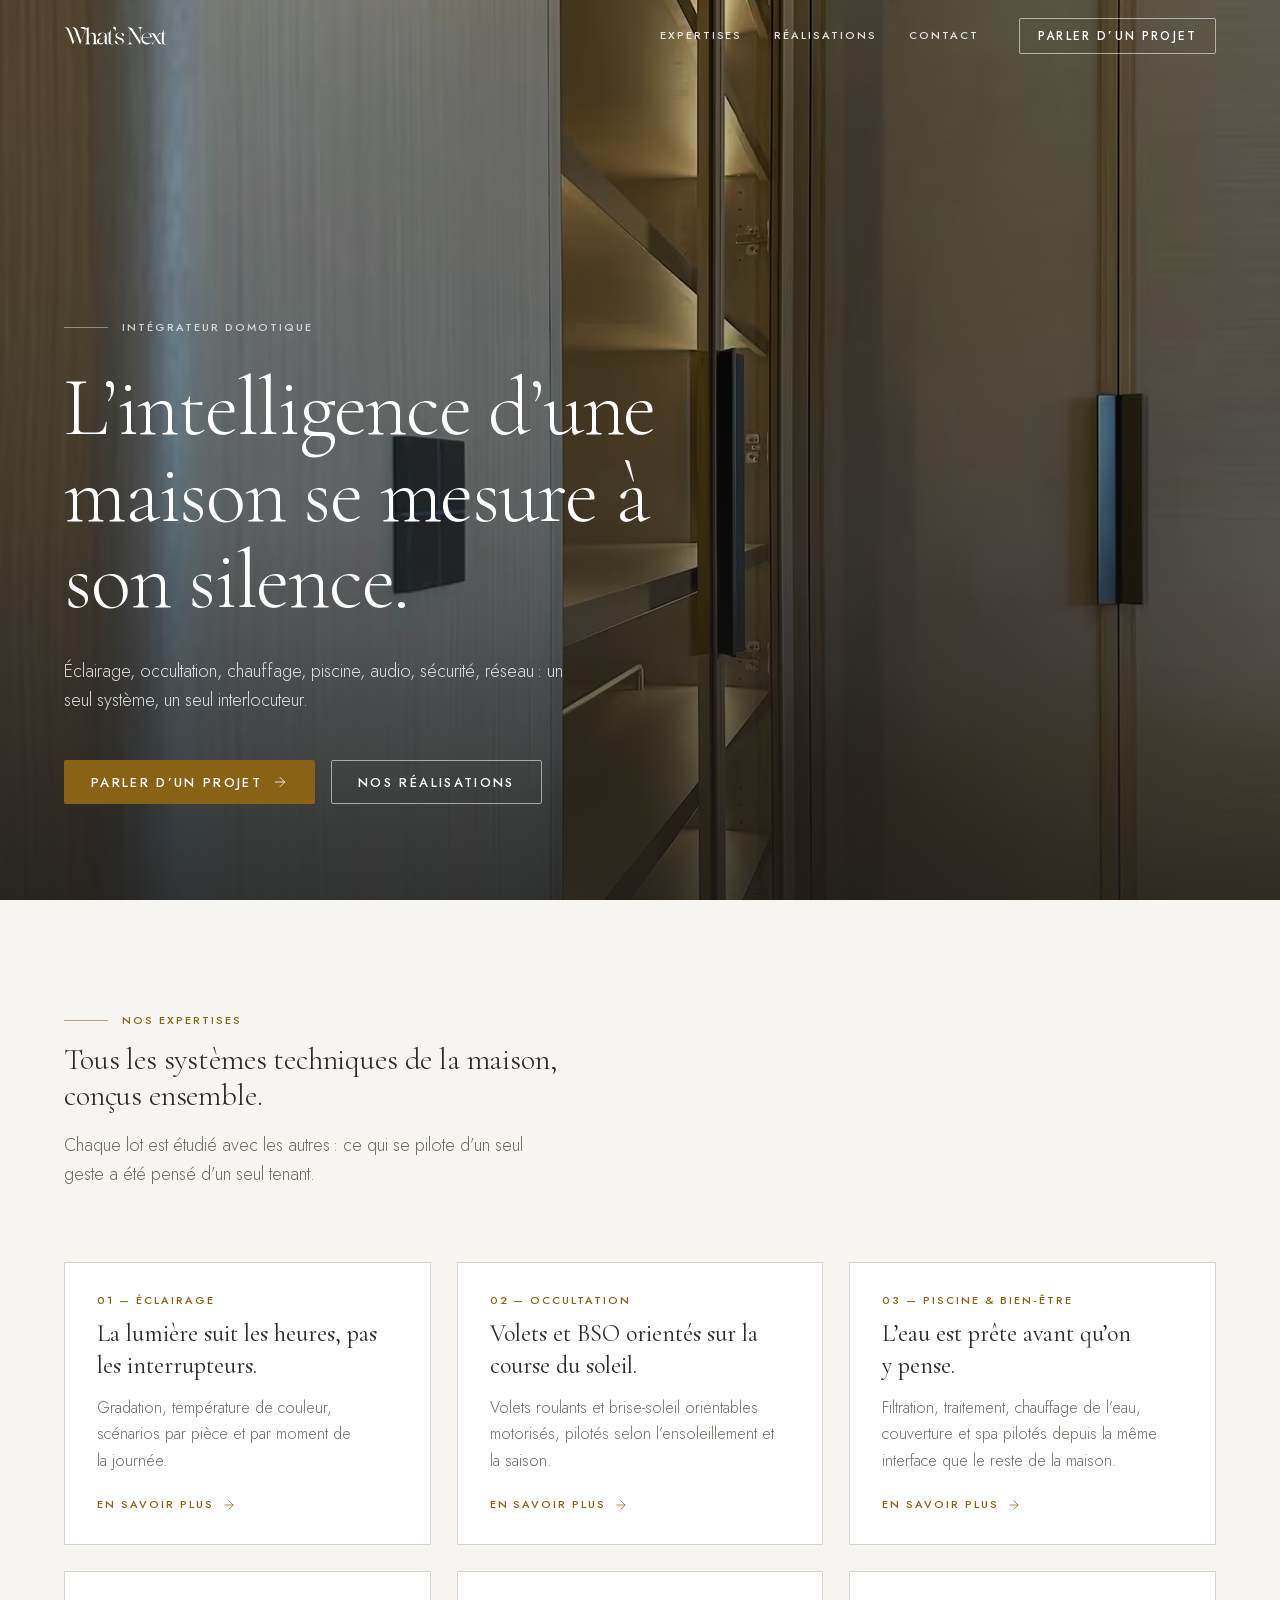
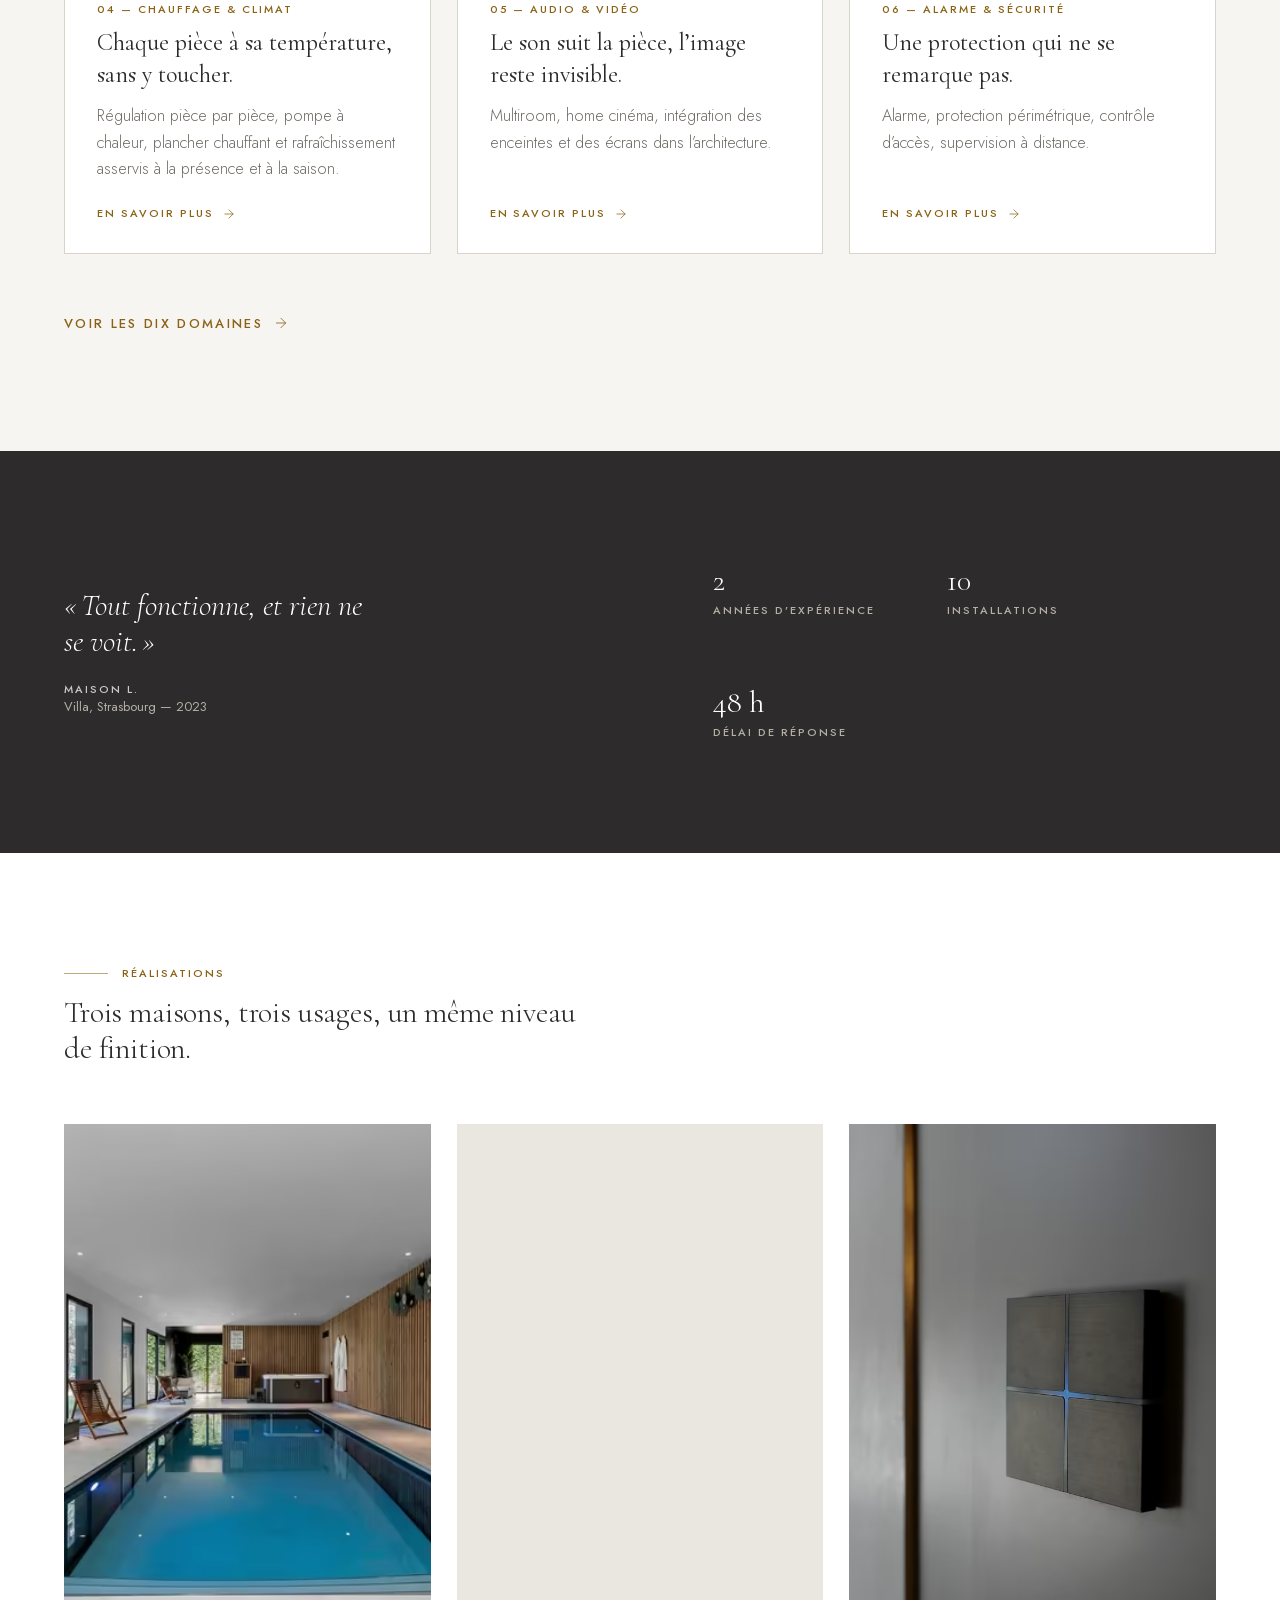
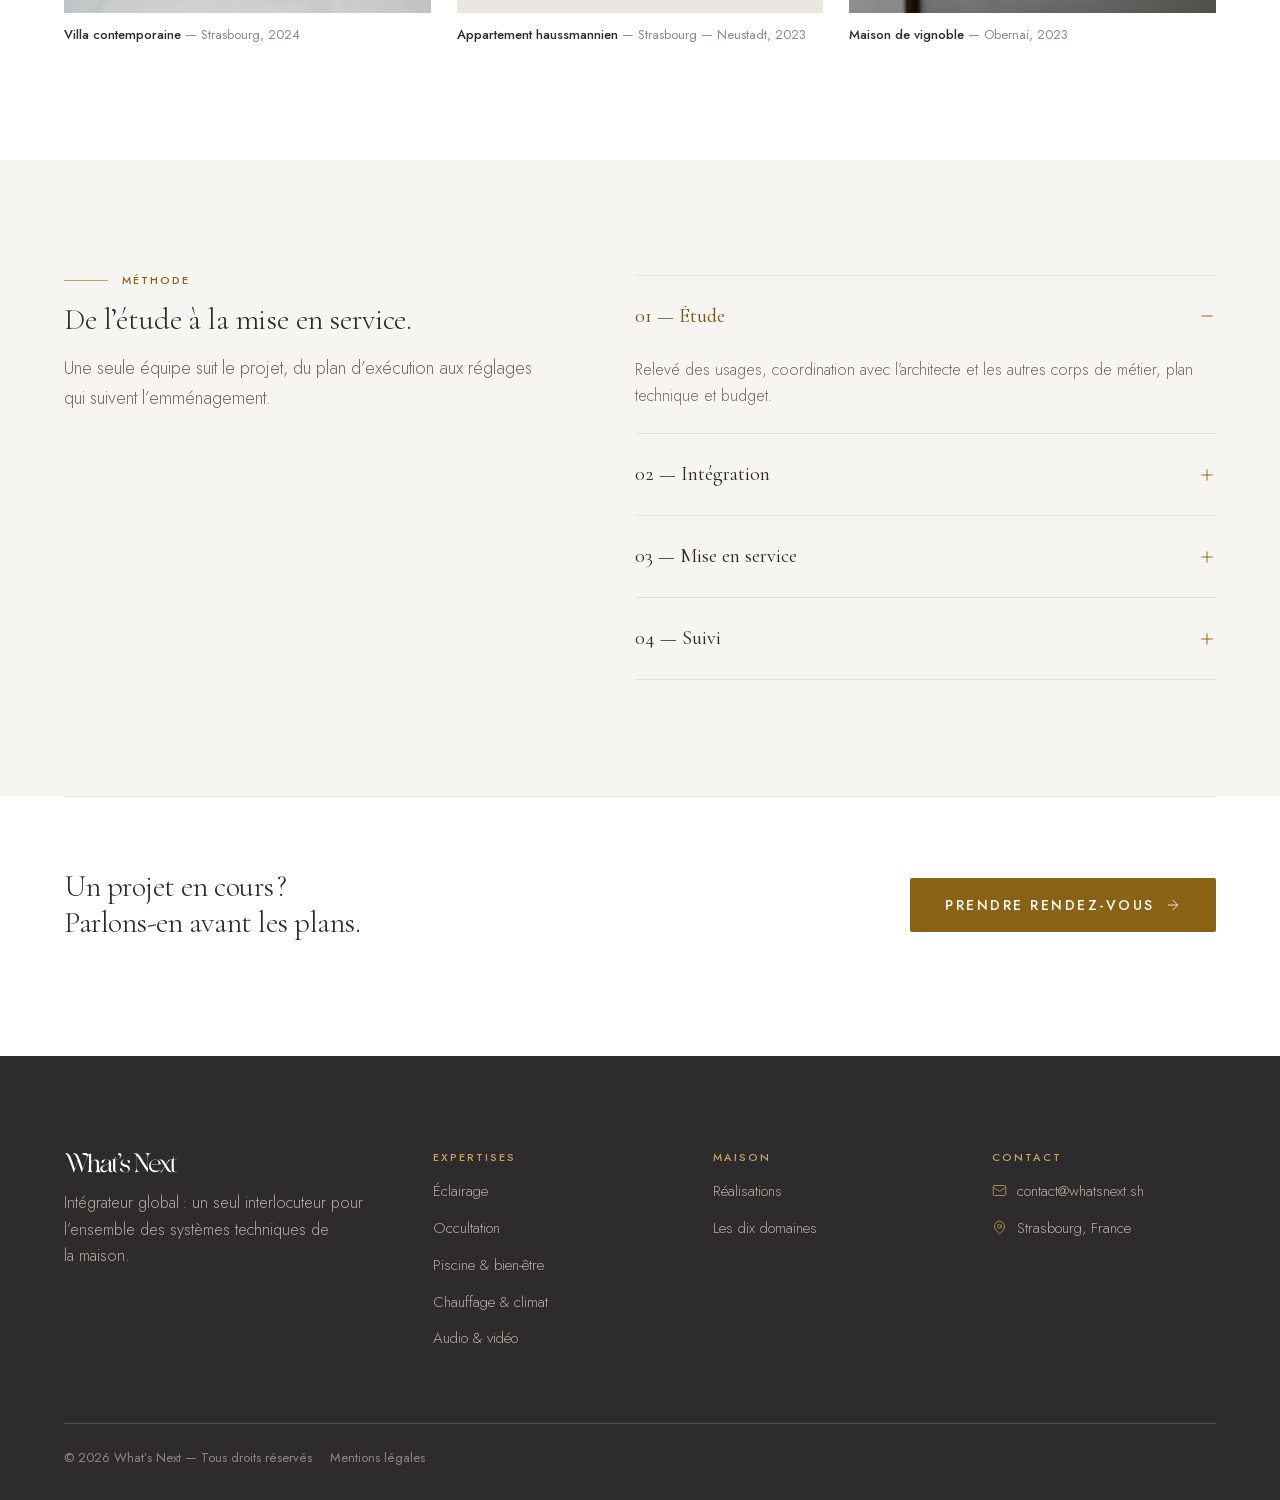
<file: docs/index.html>
<!doctype html>
<html lang="fr">
<head>
<meta charset="utf-8">
<meta name="viewport" content="width=device-width,initial-scale=1,viewport-fit=cover">
<title>What&#x27;s Next — Intégrateur domotique haut de gamme, Strasbourg</title>
<meta name="description" content="Éclairage, occultation, chauffage, piscine, audio, sécurité, réseau : un seul système, un seul interlocuteur. Intégration domotique KNX en Alsace.">
<link rel="canonical" href="https://whatsnext.sh/">
<meta name="theme-color" content="#2D2B2B">
<meta property="og:type" content="website">
<meta property="og:locale" content="fr_FR">
<meta property="og:site_name" content="What's Next">
<meta property="og:title" content="What&#x27;s Next — Intégrateur domotique haut de gamme, Strasbourg">
<meta property="og:description" content="Éclairage, occultation, chauffage, piscine, audio, sécurité, réseau : un seul système, un seul interlocuteur. Intégration domotique KNX en Alsace.">
<meta property="og:url" content="https://whatsnext.sh/">
<meta property="og:image" content="https://whatsnext.sh/assets/og.jpg">
<meta name="twitter:card" content="summary_large_image">
<link rel="icon" href="favicon.svg" type="image/svg+xml">
<link rel="preload" href="assets/fonts/cormorant.woff2" as="font" type="font/woff2" crossorigin>
<link rel="preload" href="assets/fonts/jost.woff2" as="font" type="font/woff2" crossorigin>
<link rel="preload" as="image" type="image/avif" fetchpriority="high" imagesizes="100vw" imagesrcset="assets/img/dressing-eclairage-360.avif 360w, assets/img/dressing-eclairage-640.avif 640w, assets/img/dressing-eclairage-960.avif 960w, assets/img/dressing-eclairage-1280.avif 1280w, assets/img/dressing-eclairage-1536.avif 1536w">
<script>document.documentElement.classList.add("js")</script>
<style>@font-face{font-family:"Jost";src:url(assets/fonts/jost.woff2) format("woff2");font-weight:300 500;font-style:normal;font-display:swap}@font-face{font-family:"Cormorant Garamond";src:url(assets/fonts/cormorant.woff2) format("woff2");font-weight:300 400;font-style:normal;font-display:swap}@font-face{font-family:"Cormorant Garamond";src:url(assets/fonts/cormorant-italic.woff2) format("woff2");font-weight:300 400;font-style:italic;font-display:swap}:root{--gold-50:#F7F1E4;--gold-100:#EDE0C6;--gold-200:#DCC494;--gold-300:#C4A361;--gold-400:#A36F0E;--gold-500:#996B13;--gold-600:#8A6215;--gold-700:#735419;--gold-800:#553E14;--ink-900:#1B1A19;--ink-800:#2D2B2B;--ink-700:#3C3938;--stone-500:#6E6963;--stone-400:#8E8880;--stone-300:#B5AFA6;--stone-200:#D8D3CB;--stone-100:#EAE6E0;--stone-50:#F3F1ED;--alabaster:#F7F5F2;--white:#fff;--critical-600:#8C3A2B;--text-primary:var(--ink-800);--text-secondary:var(--stone-500);--text-muted:var(--stone-400);--text-inverse-secondary:var(--stone-300);--surface-page:var(--alabaster);--surface-ink:var(--ink-800);--border-hairline:rgba(45,43,43,.10);--border-subtle:var(--stone-200);--border-strong:var(--ink-800);--border-inverse:rgba(255,255,255,.18);--overlay-protect:linear-gradient(to top,rgba(27,26,25,.78) 0%,rgba(27,26,25,.35) 42%,rgba(27,26,25,0) 100%);--font-display:"Cormorant Garamond","Times New Roman",Georgia,serif;--font-sans:"Jost","Helvetica Neue",Arial,sans-serif;--size-display-xl:clamp(2.75rem,6.5vw,6rem);--size-display-m:clamp(2.25rem,3.2vw,3.25rem);--size-display-s:clamp(1.75rem,2.4vw,2.375rem);--size-title:1.5rem;--size-subtitle:1.25rem;--size-body-l:1.125rem;--size-body-s:.9375rem;--size-caption:.8125rem;--size-label:.6875rem;--leading-display:1.04;--leading-heading:1.18;--leading-body:1.65;--leading-tight:1.35;--tracking-display:-.015em;--tracking-heading:-.005em;--tracking-label:.18em;--text-heading:300 var(--size-display-s)/var(--leading-heading) var(--font-display);--text-title:400 var(--size-title)/var(--leading-tight) var(--font-display);--text-body:300 1rem/var(--leading-body) var(--font-sans);--text-body-lead:300 var(--size-body-l)/var(--leading-body) var(--font-sans);--text-caption:400 var(--size-caption)/1.5 var(--font-sans);--text-eyebrow:500 var(--size-label)/1 var(--font-sans);--space-2:8px;--space-3:12px;--space-4:16px;--space-5:24px;--space-6:32px;--space-7:40px;--space-8:56px;--space-9:72px;--space-10:96px;--space-11:128px;--section-y:clamp(72px,9vw,160px);--gutter:clamp(20px,5vw,80px);--container-max:1320px;--grid-gap:clamp(16px,2vw,32px);--ease-standard:cubic-bezier(.22,.61,.36,1);--ease-entrance:cubic-bezier(.16,1,.3,1);--t-fast:160ms;--t-base:240ms;--t-reveal:760ms;--transition-control:color var(--t-fast) var(--ease-standard),background-color var(--t-fast) var(--ease-standard),border-color var(--t-fast) var(--ease-standard),opacity var(--t-fast) var(--ease-standard);--veil-light:rgba(247,245,242,.78);--blur-veil:saturate(120%) blur(14px);interpolate-size:allow-keywords}@media (prefers-reduced-motion:reduce){:root{--t-fast:0ms;--t-base:0ms;--t-reveal:0ms}html{scroll-behavior:auto!important}}*,*::before,*::after{box-sizing:border-box}html{-webkit-font-smoothing:antialiased;text-rendering:optimizeLegibility;-webkit-text-size-adjust:100%;scroll-behavior:smooth}body{margin:0;background:var(--surface-page);color:var(--text-primary);font:var(--text-body);text-wrap:pretty}h1,h2,h3{font-family:var(--font-display);font-weight:300;letter-spacing:var(--tracking-display);margin:0}p{margin:0 0 var(--space-4)}a{color:inherit;text-decoration:none}img{max-width:100%;display:block}::selection{background:var(--gold-100);color:var(--ink-900)}a:focus-visible,button:focus-visible,summary:focus-visible,[tabindex]:focus-visible{outline:1px solid var(--gold-500);outline-offset:3px}.sr-only{position:absolute!important;width:1px;height:1px;overflow:hidden;clip:rect(0 0 0 0);white-space:nowrap}.skip{position:absolute;left:var(--gutter);top:-60px;z-index:100;background:var(--ink-800);color:#fff;padding:10px 16px;font:var(--text-eyebrow);letter-spacing:var(--tracking-label);text-transform:uppercase}.skip:focus{top:12px}.link{color:var(--gold-600);border-bottom:1px solid rgba(138,98,21,.35);transition:var(--transition-control)}.link:hover{color:var(--gold-800);border-bottom-color:var(--gold-800)}.ico{flex:none}.section{padding:var(--section-y) var(--gutter);background:var(--surface-page)}.section--card{background:#fff}.section--ink{background:var(--surface-ink);color:#fff}.container{max-width:var(--container-max);margin:0 auto}.mt-8{margin-top:var(--space-8)}.mt-9{margin-top:var(--space-9)}.eyebrow{display:inline-flex;align-items:center;gap:14px;font:var(--text-eyebrow);letter-spacing:var(--tracking-label);text-transform:uppercase;color:var(--gold-600)}.eyebrow--rule::before{content:"";width:44px;height:1px;background:currentColor;opacity:.55}.eyebrow--inverse{color:rgba(255,255,255,.72)}.eyebrow--muted{color:var(--stone-400)}.sh{display:flex;flex-direction:column;align-items:flex-start;gap:var(--space-4)}.sh h1,.sh h2{font:var(--text-heading);letter-spacing:var(--tracking-heading);max-width:44ch}.sh p{margin:0;font:var(--text-body-lead);color:var(--text-secondary);max-width:44ch}.btn{display:inline-flex;align-items:center;justify-content:center;gap:10px;height:44px;padding:0 26px;font-family:var(--font-sans);font-size:.8125rem;font-weight:500;letter-spacing:var(--tracking-label);text-transform:uppercase;line-height:1;border-radius:2px;border:1px solid transparent;background:none;cursor:pointer;white-space:nowrap;transition:var(--transition-control),transform 90ms var(--ease-standard)}.btn:active{transform:scale(.985)}.btn--primary{background:var(--gold-600);color:#fff}.btn--primary:hover{background:var(--gold-800)}.btn--secondary{color:var(--ink-800);border-color:var(--ink-800)}.btn--secondary:hover{background:var(--ink-800);color:#fff}.btn--inverse{color:#fff;border-color:rgba(255,255,255,.55)}.btn--inverse:hover{background:#fff;color:var(--ink-800)}.btn--ghost{height:auto;padding:0 0 2px;color:var(--gold-600);border:0;border-bottom:1px solid transparent;border-radius:0}.btn--ghost:hover{color:var(--gold-800);border-bottom-color:currentColor}.btn--sm{height:36px;padding:0 18px;font-size:.75rem}.btn--lg{height:54px;padding:0 34px;font-size:.875rem}.btn[disabled]{background:var(--stone-200);color:var(--stone-400);cursor:progress}.btn-row{display:flex;gap:var(--space-4);flex-wrap:wrap;align-items:center}.site-header{position:sticky;top:0;z-index:40;height:72px;display:flex;align-items:center;gap:var(--space-7);padding:0 var(--gutter);color:var(--ink-800);background:var(--veil-light);-webkit-backdrop-filter:var(--blur-veil);backdrop-filter:var(--blur-veil);border-bottom:1px solid var(--border-hairline);transition:background-color var(--t-base) var(--ease-standard),border-color var(--t-base) var(--ease-standard),color var(--t-base) var(--ease-standard)}.logo{display:flex;align-items:center;color:inherit}.logo svg{height:20px;width:auto;display:block}.site-nav{display:flex;align-items:center;gap:var(--space-6);margin-left:auto}.site-nav a{font:var(--text-eyebrow);letter-spacing:var(--tracking-label);text-transform:uppercase;padding:6px 0;opacity:.85;border-bottom:1.5px solid transparent;transition:var(--transition-control)}.site-nav a:hover{opacity:1;border-bottom-color:var(--gold-500)}.site-nav a[aria-current]{color:var(--gold-500);border-bottom-color:var(--gold-500);opacity:1}.nav-toggle{display:none;align-items:center;justify-content:center;width:44px;height:44px;margin:0 -10px 0 auto;padding:0;border:0;background:none;color:inherit;cursor:pointer}.nav-toggle .ico-x{display:none}.menu-open .nav-toggle .ico-x{display:block}.menu-open .nav-toggle .ico-menu{display:none}.js .site-header.is-over:not(.is-scrolled){background:transparent;-webkit-backdrop-filter:none;backdrop-filter:none;border-bottom-color:transparent;color:#fff}.js .site-header.is-over:not(.is-scrolled) .header-cta{color:#fff;border-color:rgba(255,255,255,.55)}.js .site-header.is-over:not(.is-scrolled) .header-cta:hover{background:#fff;color:var(--ink-800)}.fab,.nav-cta{display:none}.site-footer{background:var(--surface-ink);color:var(--text-inverse-secondary);padding:var(--space-10) var(--gutter) var(--space-6)}.footer-grid{max-width:var(--container-max);margin:0 auto;display:grid;grid-template-columns:minmax(220px,1.4fr) repeat(3,minmax(150px,1fr));gap:var(--space-8)}.footer-grid .logo{color:#fff}.footer-grid .logo svg{height:22px}.footer-col{display:flex;flex-direction:column;gap:var(--space-4)}.footer-col p{margin:0;max-width:32ch}.footer-title{font:var(--text-eyebrow);letter-spacing:var(--tracking-label);text-transform:uppercase;color:var(--gold-300)}.footer-col ul{list-style:none;margin:0;padding:0;display:flex;flex-direction:column;gap:var(--space-3)}.footer-col li,.footer-col a{font-size:var(--size-body-s)}.footer-col a{transition:var(--transition-control)}.footer-col a:hover{color:#fff}.footer-contact{display:flex;gap:10px;align-items:flex-start}.footer-contact .ico{color:var(--gold-300);margin-top:4px}.footer-legal{max-width:var(--container-max);margin:var(--space-9) auto 0;padding-top:var(--space-5);border-top:1px solid var(--border-inverse);font:var(--text-caption);color:var(--stone-400);display:flex;gap:6px 18px;flex-wrap:wrap}.footer-legal a:hover{color:#fff}.cards{display:grid;grid-template-columns:repeat(3,1fr);gap:var(--grid-gap)}.card{display:flex;flex-direction:column;gap:var(--space-3);padding:var(--space-6);background:#fff;border:1px solid var(--border-subtle);transition:var(--transition-control),transform var(--t-base) var(--ease-standard)}a.card:hover{border-color:var(--border-strong);transform:translateY(-2px)}.card__eyebrow{font:var(--text-eyebrow);letter-spacing:var(--tracking-label);text-transform:uppercase;color:var(--gold-600)}.card h3{font:var(--text-title);letter-spacing:0}.card__body{color:var(--text-secondary)}.card__more{margin-top:auto;padding-top:var(--space-3);display:inline-flex;align-items:center;gap:8px;color:var(--gold-600);font:var(--text-eyebrow);letter-spacing:var(--tracking-label);text-transform:uppercase;transition:transform var(--t-base) var(--ease-standard)}a.card:hover .card__more{transform:translateX(3px)}.fig{margin:0;display:flex;flex-direction:column;gap:var(--space-3)}.fig__media{position:relative;overflow:hidden;background:var(--stone-100)}.fig__media img{position:absolute;inset:0;width:100%;height:100%;object-fit:cover}.fig figcaption{font:var(--text-caption);color:var(--text-muted)}.fig figcaption strong{font-weight:500;color:var(--text-primary)}.quote{margin:0;display:flex;flex-direction:column;gap:var(--space-5);max-width:30ch}.quote p{margin:0;font-family:var(--font-display);font-weight:300;font-style:italic;font-size:var(--size-display-s);line-height:var(--leading-heading);color:#fff}.quote footer{display:flex;flex-direction:column;gap:2px}.quote cite{font:var(--text-eyebrow);font-style:normal;letter-spacing:var(--tracking-label);text-transform:uppercase;color:rgba(255,255,255,.75)}.quote footer span{font:var(--text-caption);color:var(--text-inverse-secondary)}.stats{display:flex;gap:var(--space-9);flex-wrap:wrap}.stat{display:flex;flex-direction:column;gap:var(--space-2)}.stat b{font-family:var(--font-display);font-weight:300;font-size:var(--size-display-s);line-height:1;color:#fff}.stat span{font:var(--text-eyebrow);letter-spacing:var(--tracking-label);text-transform:uppercase;color:var(--text-inverse-secondary)}.acc{border-top:1px solid var(--border-hairline)}.acc details{border-bottom:1px solid var(--border-hairline)}.acc summary{list-style:none;cursor:pointer;display:flex;align-items:center;justify-content:space-between;gap:var(--space-5);padding:var(--space-5) 0;font-family:var(--font-display);font-size:var(--size-subtitle);font-weight:400;transition:var(--transition-control)}.acc summary::-webkit-details-marker{display:none}.acc summary .ico{color:var(--gold-600)}.acc summary .ico-minus,.acc details[open] summary .ico-plus{display:none}.acc details[open] summary .ico-minus{display:block}.acc details[open] summary{color:var(--gold-700)}.acc details p{margin:0;padding-bottom:var(--space-5);max-width:60ch;color:var(--text-secondary)}.acc details::details-content{block-size:0;overflow:hidden;transition:block-size var(--t-base) var(--ease-standard),content-visibility var(--t-base) allow-discrete}.acc details[open]::details-content{block-size:auto}.badges{display:flex;gap:8px;flex-wrap:wrap}.badge{display:inline-flex;align-items:center;height:24px;padding:0 10px;font-family:var(--font-sans);font-size:var(--size-label);font-weight:500;letter-spacing:var(--tracking-label);text-transform:uppercase;border-radius:999px;white-space:nowrap;color:var(--stone-500);border:1px solid var(--border-subtle)}.badge--accent{color:var(--gold-700);border-color:var(--gold-200);background:var(--gold-50)}.hero{position:relative;margin-top:-72px;padding-top:72px;min-height:max(600px,min(100svh,960px));display:flex;flex-direction:column;background:var(--surface-ink);color:#fff;overflow:hidden}.hero picture{position:absolute;inset:0}.hero img{width:100%;height:100%;object-fit:cover;object-position:50% 45%}.hero::after{content:"";position:absolute;inset:0;background:var(--overlay-protect)}.hero__inner{position:relative;z-index:1;margin-top:auto;padding:0 var(--gutter) var(--space-10)}.hero__content{max-width:var(--container-max);margin:0 auto;display:flex;flex-direction:column;gap:var(--space-6)}.hero h1{font-weight:300;font-size:var(--size-display-xl);line-height:var(--leading-display);color:#fff;max-width:16ch}.hero__lead{margin:0;font:var(--text-body-lead);color:rgba(255,255,255,.82);max-width:48ch}.hero .btn-row{margin-top:var(--space-3)}.band{display:grid;grid-template-columns:1.1fr 1fr;gap:var(--space-10);align-items:center}.projects{display:grid;grid-template-columns:repeat(3,1fr);gap:var(--grid-gap)}.proj{display:block}.proj .fig__media img{transition:transform 1.2s var(--ease-entrance)}.proj:hover .fig__media img{transform:scale(1.015)}.proj:hover figcaption strong{color:var(--gold-700)}.split{display:grid;grid-template-columns:.9fr 1.1fr;gap:var(--space-10);align-items:start}.cta-band{display:flex;justify-content:space-between;align-items:center;gap:var(--space-8);padding-top:var(--space-9);border-top:1px solid var(--border-hairline);flex-wrap:wrap}.cta-band h2{font:var(--text-heading);max-width:22ch}.xp{display:grid;grid-template-columns:300px 1fr;gap:var(--space-10);align-items:start}.xp-tabs{display:flex;flex-direction:column;border-top:1px solid var(--border-hairline);position:sticky;top:104px}.xp-tab{display:flex;align-items:center;justify-content:space-between;gap:12px;padding:var(--space-4) 0;border-bottom:1px solid var(--border-hairline);font-size:var(--size-body-s);letter-spacing:.04em;color:var(--text-secondary);transition:var(--transition-control)}.xp-tab:hover{color:var(--ink-800)}.xp-tab .ico{color:var(--gold-600);opacity:0;transition:opacity var(--t-fast)}.xp-tab[aria-selected=true]{color:var(--gold-700)}.xp-tab[aria-selected=true] .ico{opacity:1}.xp-panel{display:flex;flex-direction:column;gap:var(--space-6);scroll-margin-top:96px}.xp-panel+.xp-panel{margin-top:var(--space-10)}.js .xp-panel:not(.is-active){display:none}.js .xp-panel+.xp-panel{margin-top:0}.js .xp-panel.is-active{animation:fade var(--t-reveal) var(--ease-entrance)}@keyframes fade{from{opacity:0;transform:translateY(8px)}to{opacity:1;transform:none}}.xp-detail{display:grid;grid-template-columns:1fr 1fr;gap:var(--space-8)}.xp-detail h2{font:var(--text-heading);margin:var(--space-3) 0 var(--space-4)}.xp-detail p{color:var(--text-secondary);max-width:46ch}.xp-side{display:flex;flex-direction:column;gap:var(--space-4)}.checklist{list-style:none;margin:0;padding:0;display:flex;flex-direction:column;gap:var(--space-3)}.checklist li{display:flex;gap:12px;align-items:center;color:var(--text-secondary);border-bottom:1px solid var(--border-hairline);padding-bottom:var(--space-3)}.checklist .ico{color:var(--gold-600)}.back{display:inline-flex;align-items:center;gap:10px;font:var(--text-eyebrow);letter-spacing:var(--tracking-label);text-transform:uppercase;color:var(--stone-500);margin-bottom:var(--space-6);transition:var(--transition-control)}.back:hover{color:var(--gold-700)}.proj-head{display:grid;grid-template-columns:1.2fr 1fr;gap:var(--space-10);align-items:end}.proj-head h1{font-weight:300;font-size:var(--size-display-m);line-height:var(--leading-display)}.meta{margin:0;display:grid;grid-template-columns:1fr 1fr;gap:var(--space-5)}.meta dt{font:var(--text-eyebrow);letter-spacing:var(--tracking-label);text-transform:uppercase;color:var(--stone-400);margin-bottom:6px}.meta dd{margin:0;font:var(--text-body-lead)}.wide{background:#fff}.two{display:grid;grid-template-columns:1fr 1fr;gap:var(--space-10)}.two-figs{display:grid;grid-template-columns:1fr 1fr;gap:var(--grid-gap)}.lede{font:var(--text-body-lead);color:var(--text-secondary);margin-top:var(--space-5);max-width:46ch}.body-text{color:var(--text-secondary);max-width:46ch}.ink-row{display:flex;justify-content:space-between;align-items:center;gap:var(--space-8);flex-wrap:wrap}.ink-row h2{font:var(--text-heading);color:#fff;max-width:22ch}.next{display:flex;justify-content:space-between;align-items:center;gap:var(--space-5);padding:var(--space-6) 0;border-top:1px solid var(--border-hairline);border-bottom:1px solid var(--border-hairline)}.next strong{display:block;font-family:var(--font-display);font-weight:300;font-size:var(--size-display-s);line-height:1.1;margin-top:var(--space-3);transition:var(--transition-control)}.next:hover strong{color:var(--gold-700)}.next .ico{color:var(--gold-600)}.contact{display:grid;grid-template-columns:1fr 1fr;gap:var(--space-11);align-items:start}.contact hr{border:0;border-top:1px solid var(--border-hairline);margin:var(--space-7) 0}.contact-lines{display:flex;flex-direction:column;gap:var(--space-4);color:var(--text-secondary)}.contact-lines a,.contact-lines span{display:flex;gap:12px;align-items:center}.contact-lines .ico{color:var(--gold-600)}.form{display:grid;grid-template-columns:1fr 1fr;gap:var(--space-6)}.field{display:flex;flex-direction:column;gap:var(--space-2);min-width:0}.field--full,.form-foot,.form-error{grid-column:1/-1}.field__label{font:var(--text-eyebrow);letter-spacing:var(--tracking-label);text-transform:uppercase;color:var(--stone-500)}.field input,.field textarea,.field select{width:100%;height:44px;padding:0 2px;background:transparent;color:var(--text-primary);font:var(--text-body);border:0;border-bottom:1px solid var(--border-subtle);border-radius:0;outline:none;transition:var(--transition-control);-webkit-appearance:none;appearance:none}.field textarea{height:auto;padding:var(--space-3) 2px;resize:vertical;min-height:140px}.field input:focus,.field textarea:focus,.field select:focus{border-bottom-color:var(--gold-500)}.field input::placeholder,.field textarea::placeholder{color:var(--stone-400);opacity:1}.field input:user-invalid,.field textarea:user-invalid{border-bottom-color:var(--critical-600)}.select{position:relative;display:flex;align-items:center}.select select{padding-right:28px;cursor:pointer}.select select:has(option[value=""]:checked){color:var(--stone-400)}.select .ico{position:absolute;right:2px;pointer-events:none;color:var(--stone-500)}.field__hint{font:var(--text-caption);color:var(--text-muted)}.form-foot{display:flex;align-items:center;justify-content:space-between;gap:var(--space-6);flex-wrap:wrap}.check{position:relative;display:inline-flex;align-items:flex-start;gap:var(--space-3);cursor:pointer;max-width:40ch}.check input{position:absolute;opacity:0;width:18px;height:18px;margin:2px 0 0;cursor:pointer}.check__box{width:18px;height:18px;flex:none;margin-top:2px;display:grid;place-items:center;border:1px solid var(--border-subtle);border-radius:1px;color:#fff;transition:var(--transition-control)}.check__box .ico{opacity:0}.check input:checked+.check__box{background:var(--gold-600);border-color:var(--gold-600)}.check input:checked+.check__box .ico{opacity:1}.check input:focus-visible+.check__box{outline:1px solid var(--gold-500);outline-offset:3px}.check__label{font-size:var(--size-body-s);line-height:1.5;color:var(--text-secondary)}.hp{position:absolute!important;left:-9999px;width:1px;height:1px;overflow:hidden}.form-error{margin:0;color:var(--critical-600);font-size:var(--size-body-s)}.sent{border:1px solid var(--border-subtle);padding:var(--space-8);display:flex;flex-direction:column;align-items:flex-start;gap:var(--space-4)}.sent .ico{color:var(--gold-600)}.sent h2{font:var(--text-title)}.sent p{margin:0;color:var(--text-secondary)}.sent:focus{outline:none}.prose{max-width:720px}.prose h1{font:var(--text-heading);margin-bottom:var(--space-7)}.prose h2{font:var(--text-title);margin:var(--space-8) 0 var(--space-4)}.prose p,.prose li{color:var(--text-secondary)}.prose ul{padding-left:1.1em}.todo{background:var(--gold-50);color:var(--gold-800);padding:0 4px}.js .reveal{opacity:0;transform:translateY(14px);transition:opacity var(--t-reveal) var(--ease-entrance),transform var(--t-reveal) var(--ease-entrance);transition-delay:var(--d,0ms)}.js .reveal.is-in{opacity:1;transform:none}@media (max-width:1100px){.footer-grid{grid-template-columns:1fr 1fr}.contact{gap:var(--space-9)}}@media (max-width:899px){.site-nav{position:fixed;inset:72px 0 0;z-index:39;flex-direction:column;align-items:flex-start;gap:var(--space-5);margin:0;padding:var(--space-8) var(--gutter);background:var(--surface-page);color:var(--ink-800);opacity:0;visibility:hidden;transform:translateY(-8px);transition:opacity var(--t-base) var(--ease-standard),transform var(--t-base) var(--ease-standard),visibility 0s linear var(--t-base)}.site-nav a{font-family:var(--font-display);font-size:2.25rem;font-weight:300;letter-spacing:-.01em;text-transform:none;line-height:1.2;opacity:1}.site-nav a.nav-cta{display:inline-flex;margin-top:var(--space-5);height:44px;padding:0 26px;border:0;font:500 .8125rem/1 var(--font-sans);letter-spacing:var(--tracking-label);text-transform:uppercase;color:#fff}.menu-open .site-nav{opacity:1;visibility:visible;transform:none;transition-delay:0s}.menu-open{overflow:hidden}.menu-open .site-header,.js .menu-open .site-header.is-over{background:var(--surface-page)!important;-webkit-backdrop-filter:none!important;backdrop-filter:none!important;color:var(--ink-800)!important;border-bottom-color:var(--border-hairline)!important}.header-cta{display:none}.nav-toggle{display:inline-flex}.fab{display:inline-flex;position:fixed;right:16px;bottom:calc(16px + env(safe-area-inset-bottom));z-index:30;box-shadow:0 12px 32px -18px rgba(45,43,43,.5)}.menu-open .fab{display:none}.band,.split,.xp,.proj-head,.two,.contact{grid-template-columns:1fr}.band,.split,.proj-head,.two{gap:var(--space-8)}.cards{grid-template-columns:1fr 1fr}.projects{grid-auto-flow:column;grid-template-columns:none;grid-auto-columns:78%;overflow-x:auto;scroll-snap-type:x mandatory;margin:0 calc(var(--gutter)*-1);padding:0 var(--gutter);scrollbar-width:none}.projects::-webkit-scrollbar{display:none}.projects>*{scroll-snap-align:start}.xp{gap:var(--space-6)}.xp-tabs{position:sticky;top:72px;z-index:5;flex-direction:row;overflow-x:auto;gap:var(--space-5);border-top:0;border-bottom:1px solid var(--border-hairline);background:#fff;margin:0 calc(var(--gutter)*-1);padding:0 var(--gutter);scrollbar-width:none}.xp-tabs::-webkit-scrollbar{display:none}.xp-tab{flex:none;border-bottom:1.5px solid transparent;padding:var(--space-4) 0;white-space:nowrap}.xp-tab[aria-selected=true]{border-bottom-color:var(--gold-600)}.xp-tab .ico{display:none}.xp-panel{scroll-margin-top:140px}.xp-detail{grid-template-columns:1fr;gap:var(--space-6)}.wide .fig__media{aspect-ratio:4/3!important}}@media (max-width:600px){.cards,.footer-grid,.form{grid-template-columns:1fr}.hero__inner{padding-bottom:var(--space-9)}.hero .btn-row .btn{flex:1 1 100%}.stats{gap:var(--space-7)}}[hidden]{display:none!important}</style>
<script type="application/ld+json">{"@context": "https://schema.org", "@type": "HomeAndConstructionBusiness", "name": "What's Next", "description": "Intégrateur domotique haut de gamme : éclairage, occultation, chauffage, piscine, audio-vidéo, sécurité, réseau.", "url": "https://whatsnext.sh", "email": "contact@whatsnext.sh", "image": "https://whatsnext.sh/assets/og.jpg", "address": {"@type": "PostalAddress", "addressLocality": "Strasbourg", "addressCountry": "FR"}, "areaServed": ["Alsace", "Grand Est"]}</script>
</head>
<body>
<svg width="0" height="0" style="position:absolute" aria-hidden="true"><symbol id="wn" viewBox="133.1 440.7 757.8 145.7" fill="currentColor"><path  d="M423.582 490.389c6.981 1.499 14.181 3.435 18.302 9.86 8.907 13.886-3.384 59.519 7.618 70.183 2.261 2.191 5.764 2.722 8.711 3.493-27.21.898-28.431 1.979-28.295-27.446-3.88 11.526-7.719 19.431-19.245 25.538-19.665 10.418-43.002-3.062-36.052-26.702 3.789-12.892 23.34-16.719 34.186-20.487 8.345-2.915 18.684-5.202 22.14-14.4 3.128-8.342-.771-13.497-7.162-18.507zm-30.49 72.625c5.812 3.565 10.436 3.471 16.867 1.907 21.72-5.283 21.023-29.258 20.184-46.439-.802-.58-.411-.471-1.086-.548-14.308 7.505-34.592 9.326-40.54 26.384-2.447 7.018-.677 13.49 4.575 18.696m377.95-5.736c-13.078 18.116-38.126 23.548-57.267 11.641-19.895-12.377-21.126-42.338-9.164-60.83 12.207-18.871 37.64-23.377 56.543-11.773 9.504 5.905 11.786 16.86 13.557 27.219a791 791 0 0 0-20.777.106l-46.216.259c.062 12.871 1.563 20.677 10.756 30.479 11.301 12.05 39.345 13.711 50.961 2.094zm-16.843-34.408c7.835-2.06 6.307-11.42 4.166-17.422-4.919-13.793-20.008-17.328-32.438-11.744-12.513 5.507-16.934 16.922-18.219 29.531 12.154-.968 34.389-.696 46.491-.365"/><path  d="M707.708 523.235c12.154-.968 34.389-.696 46.491-.365l-.265.771-46.216.259zm120.129-30.81c17.722.839 28.211-1.545 31.686-21.735.296-1.717.124-4.452 1.004-5.87.374 1.311-.034 26.045-.307 28.206l.252.972-.218 39.195c-.048 4.82-.198 9.753-.166 14.566.141 21.643 4.352 32.701 26.798 20.383-4.247 3.884-7.93 6.516-14.078 7.154-33.529 3.476-25.652-27.715-26.359-49.59-.28-8.678-.399-20.645.315-29.209q.102-1.218.241-2.433c-4.429-.231-9.868-.719-14.113.605-8.637 7.144-16.299 19.715-22.778 29.224 8.551 13.987 18.957 31.987 29.582 44.561 2.244 2.656 6.982 5.125 10.292 6.572-11.122-.954-23.932-.351-31.983-10.089-4.863-5.883-12.248-21.893-16.861-27.129-3.044 6.057-8.839 13.92-12.423 20.202-3.48 6.097-4.995 9.763-7.669 16.212-3.222.099-7.113-.067-10.39-.127 6.696-6.684 10.639-10.455 16.49-18.214 3.074-4.077 10.496-15.756 13.396-18.534-.925-3.777-10.458-17.707-13.063-21.947-7.78-12.663-11.113-20.114-26.053-24.257 6.52-.232 13.987-.505 20.466.734 13.477 2.576 20.264 19.098 26.671 29.534l.585.381c2.652-4.398 15.947-27.783 17.941-29.63zm-234.472-43.5c13.988 1.019 26.217-1.711 35.715 10.664 8.407 10.952 17.296 24.778 24.731 36.506 10.539 16.624 23.929 35.081 33.431 52.028-.491-12.531-.239-24.766-.127-37.156.098-10.915 1.399-36.218-1.368-46.425a19.05 19.05 0 0 0-5.432-8.867c-3.086-2.834-6.334-4.149-10.111-5.683 12.283-.527 23.11-.33 35.232-.578-5.124 3.289-14.441 8.904-15.089 15.719-3.474 36.536-.077 73.562-1.474 110.184-7.552-7.083-11.057-15.833-16.773-23.999-9.818-14.025-18.939-29.389-28.793-43.261-7.733-10.887-19.675-33.45-28.972-42.094l.206 4.73a2302 2302 0 0 0-.469 51.493c0 8.523.114 17.247.476 25.72.275 6.454 1.388 14.503 6.024 19.291 3.936 4.142 8.279 4.813 13.251 6.801-12.735-.091-27 .157-39.492-.13 4.876-1.722 13.663-4.186 15.432-9.231 4.178-11.913 2.802-29.175 2.82-41.688l.403-50.046c.007-3.42-.247-5.471-.654-8.856-5.605-9.971-8.386-11.164-18.967-15.122m-341.412-.662c11.967 2.052 21.933-2.337 32.891.873 3.392.993 5.234 5.019 6.448 8.224 9.023-2.94 13.492-4.271 21.719-8.896.011 19.668-.345 41.018.379 60.546l.44.307 1.373.34c-2.77 8.278-3.96 48.17.887 57.169 2.133 3.959 4.23 5.157 8.038 7.196-12.505-.017-25.327-.179-37.806-.019 4.217-2.296 9.057-4.654 10.624-9.599 2.308-7.281 2.24-82.449 1.235-93.658-.177-1.984-.549-3.767-1.555-5.507-1.408-2.437-3.242-4.652-4.997-6.847-.03 14.615-15.638 46.43-20.576 62.556l-1.087-1.624c.728-1.636 3.644-10.033 4.323-11.986 4.451-12.798 12.307-26.832 10.574-40.478-4.684-6.798-10.331-5.468-17.607-6.717-8.091-1.39-10.882-5.698-15.303-11.88m-62.349.857c9.912-.306 21.893-1.128 29.534 6.327 9.787 9.548 13.889 24.85 18.555 37.347 5.932 15.891 10.78 31.911 16.56 47.827.636 1.766 2.683 8.11 3.673 9.021l.672-1.102 1.44 1.363c-1.499 2.945-7.884 21.976-9.37 26.107-9.028-24.998-17.048-49.92-26.218-75.052a1711 1711 0 0 0-9.384 27.139l-.925-2.463c2.153-6.212 8.26-22.249 8.656-27.906.347-4.951-7.482-21.58-10.004-26.84-4.625-9.646-9.796-17.145-20.372-20.842a93 93 0 0 0-2.817-.926m-52.533.426c8.719-.13 11.328.097 20.039 1.424 21.415 3.26 43.715 96.456 48.467 99.242l1.492.778c-2.854 8.417-5.949 16.723-8.83 25.122-1.694-3.875-2.973-7.576-4.353-11.565-9.134-26.419-18.112-52.938-29.09-78.664-3.876-9.085-7.351-18.838-13.465-26.674-3.43-4.397-9.407-7.2-14.26-9.663M549.68 573.164c18.505-6.237 11.259-28.494-7.098-32.915-15.69-3.778-42.228-15.034-32.875-35.276 2.128-5.813 8.051-10.461 14.821-13.117 11.606-4.553 52.392-2.022 45.913 18.492-.668 2.115-6.74 4.838-9.103 2.687-8.491-12.569-5.248-24.182-25.931-22.119-3.85.384-13.083 3.711-14.862 7.608-14.021 30.711 45.591 20.846 48.579 47.782 1.917 17.29-6.383 23.11-18.399 28.029zm-229.784-73.707c8.306-8.353 30.3-14.111 38.871-4.04 16.673 19.591-5.923 65.094 18.356 78.662q-19.366.177-38.731-.139c5.555-2.862 9.295-4.947 11.164-11.468 2.596-9.056.995-18.595 1.08-27.877.091-9.986 1.642-21.59-3.148-30.84-5.496-10.613-18.629-9.921-26.844-2.701zm125.816-6.112c21.849-3.706 21.94-5.636 27.108-26.356l.268.277c-.067 4.848.229 22.168-.53 25.967l.17 1.101c-.254 10.556.399 22.12.087 32.992.326 10.34-.747 21.101.218 31.384 1.947 20.728 15.654 15.511 27.758 8.719-4.39 4.247-9.114 7.206-15.418 7.681-6.389.47-16.602-.264-21.454-4.843-7.162-6.759-5.238-21.795-5.5-30.679-.44-14.954.938-30.47-.248-45.249-4.054-.404-8.295-.591-12.459-.994m52.164-46.803c21.605-1.802 20.502 33.825-1.105 35.492 3.667-2.47 10.551-7.593 11.361-12.398.798-8.181-12.349-6.031-15.367-11.338-2.932-5.158 1.13-9.194 5.111-11.756m43.634 128.896c-6.94.58-15.868-1.378-22.295-3.924-6.23-2.468-17.552-8.824-15.96-16.863.594-3 4.346-8.705 8.203-7.042 6.233 2.818 7.291 11.937 10.549 17.333 3.563 5.769 9.825 8.039 15.889 9.935 1.161.184 2.462.423 3.614.561M409.886 491.27c-7.735.809-12.17 10.153-14.778 16.491-6.199 15.065-20.461.042-11.463-8.565 7.017-6.712 16.484-8.755 25.933-8.773z"/><path  d="m269.966 519.324 1.087 1.624c-3.578 8.932-7.987 19.878-11.015 28.955l-1.44-1.363a399 399 0 0 0 11.368-29.216m-55.825 6.31.925 2.463a534 534 0 0 0-7.997 22.893l-1.492-.778c2.32-4.097 6.694-19.237 8.564-24.578m258.417-32.401c2.82-.457 20.625-.829 22.434.263-1.458.979-18.872.869-22.264.838zm387.662-.207c3.403-.724 18.157-.622 21.572.278l-.385.209-.187-.283-.512.398c-6.281.58-13.814.385-20.236.37zm-450.642-2.603c4.159-.777 9.775-.42 14.004-.034l.203 1.532c-5.213-1.205-8.59-.898-13.899-.651zm-89.682 9.034.748 1.597c-2.688 2.974-3.976 4.697-5.441 8.603l-1.373-.34c2.217-4.422 2.986-6.019 6.066-9.86m218 75.42c4.017-.422 7.859-.723 11.784-1.713l1.045 1.171c-3.074.418-6.122.872-9.215 1.103-1.152-.138-2.453-.377-3.614-.561m231.539-18.404.419-.507c1.249-1.53 3.98-5.929 4.901-6.5-.425 2.869-2.168 5.307-3.713 7.812z"/></symbol></svg>
<a class="skip" href="#contenu">Aller au contenu</a>
<header class="site-header is-over">
<a class="logo" href="./" aria-label="What's Next — accueil"><svg viewBox="0 0 757.8 145.7" width="104" height="20" role="img" aria-label="What's Next"><use href="#wn"/></svg></a>
<nav class="site-nav" id="menu" aria-label="Navigation principale"><a href="expertises/">Expertises</a><a href="realisations/">Réalisations</a><a href="contact/">Contact</a><a class="btn btn--primary nav-cta" href="contact/">Parler d’un projet</a></nav>
<a class="btn btn--secondary btn--sm header-cta" href="contact/">Parler d’un projet</a>
<button class="nav-toggle" type="button" aria-expanded="false" aria-controls="menu" aria-label="Menu"><svg class="ico ico-menu" width="22" height="22" viewBox="0 0 24 24" fill="none" stroke="currentColor" stroke-width="1.25" stroke-linecap="round" stroke-linejoin="round" aria-hidden="true"><path d="M4 6h16"/><path d="M4 12h16"/><path d="M4 18h16"/></svg><svg class="ico ico-x" width="22" height="22" viewBox="0 0 24 24" fill="none" stroke="currentColor" stroke-width="1.25" stroke-linecap="round" stroke-linejoin="round" aria-hidden="true"><path d="M18 6 6 18"/><path d="m6 6 12 12"/></svg></button>
</header>
<main id="contenu">
<div class="hero">
<picture><source type="image/avif" srcset="assets/img/dressing-eclairage-360.avif 360w, assets/img/dressing-eclairage-640.avif 640w, assets/img/dressing-eclairage-960.avif 960w, assets/img/dressing-eclairage-1280.avif 1280w, assets/img/dressing-eclairage-1536.avif 1536w" sizes="100vw"><img src="assets/img/dressing-eclairage-960.webp" srcset="assets/img/dressing-eclairage-360.webp 360w, assets/img/dressing-eclairage-640.webp 640w, assets/img/dressing-eclairage-960.webp 960w, assets/img/dressing-eclairage-1280.webp 1280w, assets/img/dressing-eclairage-1536.webp 1536w" sizes="100vw" width="960" height="1280" alt="Dressing éclairé, commande murale intégrée" fetchpriority="high" decoding="async"></picture>
<div class="hero__inner"><div class="hero__content">
<span class="eyebrow eyebrow--rule eyebrow--inverse">Intégrateur domotique</span>
<h1>L’intelligence d’une maison se mesure à son silence.</h1>
<p class="hero__lead">Éclairage, occultation, chauffage, piscine, audio, sécurité, réseau : un seul système, un seul interlocuteur.</p>
<div class="btn-row"><a class="btn btn--primary" href="contact/"><span>Parler d’un projet</span><svg class="ico ico-arrow-right" width="16" height="16" viewBox="0 0 24 24" fill="none" stroke="currentColor" stroke-width="1.25" stroke-linecap="round" stroke-linejoin="round" aria-hidden="true"><path d="M5 12h14"/><path d="m12 5 7 7-7 7"/></svg></a>
<a class="btn btn--inverse" href="#realisations">Nos réalisations</a></div>
</div></div></div>
<section class="section" id=expertises><div class="container"><header class="sh reveal"><span class="eyebrow eyebrow--rule">Nos expertises</span><h2>Tous les systèmes techniques de la maison, conçus ensemble.</h2><p>Chaque lot est étudié avec les autres : ce qui se pilote d’un seul geste a été pensé d’un seul tenant.</p></header><div class="cards mt-9"><a class="card reveal" style="--d:0ms" href="expertises/#eclairage"><span class="card__eyebrow">01 — Éclairage</span><h3>La lumière suit les heures, pas les interrupteurs.</h3><div class="card__body">Gradation, température de couleur, scénarios par pièce et par moment de la journée.</div><span class="card__more">En savoir plus <svg class="ico ico-arrow-right" width="14" height="14" viewBox="0 0 24 24" fill="none" stroke="currentColor" stroke-width="1.25" stroke-linecap="round" stroke-linejoin="round" aria-hidden="true"><path d="M5 12h14"/><path d="m12 5 7 7-7 7"/></svg></span></a><a class="card reveal" style="--d:90ms" href="expertises/#occultation"><span class="card__eyebrow">02 — Occultation</span><h3>Volets et BSO orientés sur la course du soleil.</h3><div class="card__body">Volets roulants et brise-soleil orientables motorisés, pilotés selon l’ensoleillement et la saison.</div><span class="card__more">En savoir plus <svg class="ico ico-arrow-right" width="14" height="14" viewBox="0 0 24 24" fill="none" stroke="currentColor" stroke-width="1.25" stroke-linecap="round" stroke-linejoin="round" aria-hidden="true"><path d="M5 12h14"/><path d="m12 5 7 7-7 7"/></svg></span></a><a class="card reveal" style="--d:180ms" href="expertises/#piscine"><span class="card__eyebrow">03 — Piscine & bien-être</span><h3>L’eau est prête avant qu’on y pense.</h3><div class="card__body">Filtration, traitement, chauffage de l’eau, couverture et spa pilotés depuis la même interface que le reste de la maison.</div><span class="card__more">En savoir plus <svg class="ico ico-arrow-right" width="14" height="14" viewBox="0 0 24 24" fill="none" stroke="currentColor" stroke-width="1.25" stroke-linecap="round" stroke-linejoin="round" aria-hidden="true"><path d="M5 12h14"/><path d="m12 5 7 7-7 7"/></svg></span></a><a class="card reveal" style="--d:0ms" href="expertises/#chauffage"><span class="card__eyebrow">04 — Chauffage & climat</span><h3>Chaque pièce à sa température, sans y toucher.</h3><div class="card__body">Régulation pièce par pièce, pompe à chaleur, plancher chauffant et rafraîchissement asservis à la présence et à la saison.</div><span class="card__more">En savoir plus <svg class="ico ico-arrow-right" width="14" height="14" viewBox="0 0 24 24" fill="none" stroke="currentColor" stroke-width="1.25" stroke-linecap="round" stroke-linejoin="round" aria-hidden="true"><path d="M5 12h14"/><path d="m12 5 7 7-7 7"/></svg></span></a><a class="card reveal" style="--d:90ms" href="expertises/#audio"><span class="card__eyebrow">05 — Audio & vidéo</span><h3>Le son suit la pièce, l’image reste invisible.</h3><div class="card__body">Multiroom, home cinéma, intégration des enceintes et des écrans dans l’architecture.</div><span class="card__more">En savoir plus <svg class="ico ico-arrow-right" width="14" height="14" viewBox="0 0 24 24" fill="none" stroke="currentColor" stroke-width="1.25" stroke-linecap="round" stroke-linejoin="round" aria-hidden="true"><path d="M5 12h14"/><path d="m12 5 7 7-7 7"/></svg></span></a><a class="card reveal" style="--d:180ms" href="expertises/#securite"><span class="card__eyebrow">06 — Alarme & sécurité</span><h3>Une protection qui ne se remarque pas.</h3><div class="card__body">Alarme, protection périmétrique, contrôle d’accès, supervision à distance.</div><span class="card__more">En savoir plus <svg class="ico ico-arrow-right" width="14" height="14" viewBox="0 0 24 24" fill="none" stroke="currentColor" stroke-width="1.25" stroke-linecap="round" stroke-linejoin="round" aria-hidden="true"><path d="M5 12h14"/><path d="m12 5 7 7-7 7"/></svg></span></a></div><div class="mt-8"><a class="btn btn--ghost" href="expertises/"><span>Voir les dix domaines</span><svg class="ico ico-arrow-right" width="16" height="16" viewBox="0 0 24 24" fill="none" stroke="currentColor" stroke-width="1.25" stroke-linecap="round" stroke-linejoin="round" aria-hidden="true"><path d="M5 12h14"/><path d="m12 5 7 7-7 7"/></svg></a></div></div></section>
<section class="section section--ink"><div class="container"><div class="band"><blockquote class="quote reveal"><p>« Tout fonctionne, et rien ne se voit. »</p><footer><cite>Maison L.</cite><span>Villa, Strasbourg — 2023</span></footer></blockquote>
<div class="stats reveal" style="--d:120ms"><div class="stat"><b>2</b><span>Années d’expérience</span></div><div class="stat"><b>10</b><span>Installations</span></div><div class="stat"><b>48 h</b><span>Délai de réponse</span></div></div></div></div></section>
<section class="section section--card" id=realisations><div class="container"><header class="sh reveal"><span class="eyebrow eyebrow--rule">Réalisations</span><h2>Trois maisons, trois usages, un même niveau de finition.</h2></header><div class="projects mt-8"><a class="proj reveal" style="--d:0ms" href="realisations/villa-contemporaine/"><figure class="fig "><div class="fig__media" style="aspect-ratio:3 / 4"><picture><source type="image/avif" srcset="assets/img/piscine-interieure-360.avif 360w, assets/img/piscine-interieure-640.avif 640w, assets/img/piscine-interieure-960.avif 960w, assets/img/piscine-interieure-1200.avif 1200w" sizes="(max-width: 899px) 78vw, 30vw"><img src="assets/img/piscine-interieure-960.webp" srcset="assets/img/piscine-interieure-360.webp 360w, assets/img/piscine-interieure-640.webp 640w, assets/img/piscine-interieure-960.webp 960w, assets/img/piscine-interieure-1200.webp 1200w" sizes="(max-width: 899px) 78vw, 30vw" width="960" height="640" alt="Villa contemporaine, Strasbourg" loading="lazy" decoding="async"></picture></div><figcaption><strong>Villa contemporaine</strong> — Strasbourg, 2024</figcaption></figure></a><a class="proj reveal" style="--d:90ms" href="realisations/appartement-haussmannien/"><figure class="fig "><div class="fig__media" style="aspect-ratio:3 / 4"><picture><source type="image/avif" srcset="assets/img/dressing-eclairage-360.avif 360w, assets/img/dressing-eclairage-640.avif 640w, assets/img/dressing-eclairage-960.avif 960w, assets/img/dressing-eclairage-1280.avif 1280w, assets/img/dressing-eclairage-1536.avif 1536w" sizes="(max-width: 899px) 78vw, 30vw"><img src="assets/img/dressing-eclairage-960.webp" srcset="assets/img/dressing-eclairage-360.webp 360w, assets/img/dressing-eclairage-640.webp 640w, assets/img/dressing-eclairage-960.webp 960w, assets/img/dressing-eclairage-1280.webp 1280w, assets/img/dressing-eclairage-1536.webp 1536w" sizes="(max-width: 899px) 78vw, 30vw" width="960" height="1280" alt="Appartement haussmannien, Strasbourg — Neustadt" loading="lazy" decoding="async"></picture></div><figcaption><strong>Appartement haussmannien</strong> — Strasbourg — Neustadt, 2023</figcaption></figure></a><a class="proj reveal" style="--d:180ms" href="realisations/maison-de-vignoble/"><figure class="fig "><div class="fig__media" style="aspect-ratio:3 / 4"><picture><source type="image/avif" srcset="assets/img/clavier-basalte-360.avif 360w, assets/img/clavier-basalte-640.avif 640w, assets/img/clavier-basalte-960.avif 960w, assets/img/clavier-basalte-1280.avif 1280w, assets/img/clavier-basalte-1600.avif 1600w" sizes="(max-width: 899px) 78vw, 30vw"><img src="assets/img/clavier-basalte-960.webp" srcset="assets/img/clavier-basalte-360.webp 360w, assets/img/clavier-basalte-640.webp 640w, assets/img/clavier-basalte-960.webp 960w, assets/img/clavier-basalte-1280.webp 1280w, assets/img/clavier-basalte-1600.webp 1600w" sizes="(max-width: 899px) 78vw, 30vw" width="960" height="1273" alt="Maison de vignoble, Obernai" loading="lazy" decoding="async"></picture></div><figcaption><strong>Maison de vignoble</strong> — Obernai, 2023</figcaption></figure></a></div></div></section>
<section class="section" id=methode><div class="container"><div class="split"><header class="sh reveal"><span class="eyebrow eyebrow--rule">Méthode</span><h2>De l’étude à la mise en service.</h2><p>Une seule équipe suit le projet, du plan d’exécution aux réglages qui suivent l’emménagement.</p></header><div class="acc reveal" style="--d:120ms"><details name="methode" open><summary>01 — Étude<svg class="ico ico-plus" width="18" height="18" viewBox="0 0 24 24" fill="none" stroke="currentColor" stroke-width="1.25" stroke-linecap="round" stroke-linejoin="round" aria-hidden="true"><path d="M5 12h14"/><path d="M12 5v14"/></svg><svg class="ico ico-minus" width="18" height="18" viewBox="0 0 24 24" fill="none" stroke="currentColor" stroke-width="1.25" stroke-linecap="round" stroke-linejoin="round" aria-hidden="true"><path d="M5 12h14"/></svg></summary><p>Relevé des usages, coordination avec l’architecte et les autres corps de métier, plan technique et budget.</p></details><details name="methode"><summary>02 — Intégration<svg class="ico ico-plus" width="18" height="18" viewBox="0 0 24 24" fill="none" stroke="currentColor" stroke-width="1.25" stroke-linecap="round" stroke-linejoin="round" aria-hidden="true"><path d="M5 12h14"/><path d="M12 5v14"/></svg><svg class="ico ico-minus" width="18" height="18" viewBox="0 0 24 24" fill="none" stroke="currentColor" stroke-width="1.25" stroke-linecap="round" stroke-linejoin="round" aria-hidden="true"><path d="M5 12h14"/></svg></summary><p>Câblage, armoires, appareillage. Les interfaces sont choisies avec le décorateur, finition par finition.</p></details><details name="methode"><summary>03 — Mise en service<svg class="ico ico-plus" width="18" height="18" viewBox="0 0 24 24" fill="none" stroke="currentColor" stroke-width="1.25" stroke-linecap="round" stroke-linejoin="round" aria-hidden="true"><path d="M5 12h14"/><path d="M12 5v14"/></svg><svg class="ico ico-minus" width="18" height="18" viewBox="0 0 24 24" fill="none" stroke="currentColor" stroke-width="1.25" stroke-linecap="round" stroke-linejoin="round" aria-hidden="true"><path d="M5 12h14"/></svg></summary><p>Programmation KNX, scénarios, tests pièce par pièce, remise de la documentation.</p></details><details name="methode"><summary>04 — Suivi<svg class="ico ico-plus" width="18" height="18" viewBox="0 0 24 24" fill="none" stroke="currentColor" stroke-width="1.25" stroke-linecap="round" stroke-linejoin="round" aria-hidden="true"><path d="M5 12h14"/><path d="M12 5v14"/></svg><svg class="ico ico-minus" width="18" height="18" viewBox="0 0 24 24" fill="none" stroke="currentColor" stroke-width="1.25" stroke-linecap="round" stroke-linejoin="round" aria-hidden="true"><path d="M5 12h14"/></svg></summary><p>Réglages après emménagement, mises à jour, intervention sous 48 heures.</p></details></div></div></div></section>
<section class="section section--card" style='padding-top:0'><div class="container"><div class="cta-band reveal"><h2>Un projet en cours ? Parlons-en avant les plans.</h2><a class="btn btn--primary btn--lg" href="contact/"><span>Prendre rendez-vous</span><svg class="ico ico-arrow-right" width="16" height="16" viewBox="0 0 24 24" fill="none" stroke="currentColor" stroke-width="1.25" stroke-linecap="round" stroke-linejoin="round" aria-hidden="true"><path d="M5 12h14"/><path d="m12 5 7 7-7 7"/></svg></a></div></div></section>
</main>
<footer class="site-footer">
<div class="footer-grid">
<div class="footer-col"><a class="logo" href="./" aria-label="What's Next — accueil"><svg viewBox="0 0 757.8 145.7" width="104" height="20" role="img" aria-label="What's Next"><use href="#wn"/></svg></a>
<p>Intégrateur global : un seul interlocuteur pour l’ensemble des systèmes techniques de la maison.</p></div>
<div class="footer-col"><span class="footer-title">Expertises</span><ul><li><a href="expertises/#eclairage">Éclairage</a></li><li><a href="expertises/#occultation">Occultation</a></li><li><a href="expertises/#piscine">Piscine & bien-être</a></li><li><a href="expertises/#chauffage">Chauffage & climat</a></li><li><a href="expertises/#audio">Audio & vidéo</a></li></ul></div>
<div class="footer-col"><span class="footer-title">Maison</span><ul>
<li><a href="realisations/">Réalisations</a></li><li><a href="expertises/">Les dix domaines</a></li></ul></div>
<div class="footer-col"><span class="footer-title">Contact</span><ul>
<li><a class="footer-contact" href="mailto:contact@whatsnext.sh"><svg class="ico ico-mail" width="15" height="15" viewBox="0 0 24 24" fill="none" stroke="currentColor" stroke-width="1.25" stroke-linecap="round" stroke-linejoin="round" aria-hidden="true"><path d="m22 7-8.991 5.727a2 2 0 0 1-2.009 0L2 7"/><rect x="2" y="4" width="20" height="16" rx="2"/></svg>contact@whatsnext.sh</a></li>
<li><span class="footer-contact"><svg class="ico ico-map-pin" width="15" height="15" viewBox="0 0 24 24" fill="none" stroke="currentColor" stroke-width="1.25" stroke-linecap="round" stroke-linejoin="round" aria-hidden="true"><path d="M20 10c0 4.993-5.539 10.193-7.399 11.799a1 1 0 0 1-1.202 0C9.539 20.193 4 14.993 4 10a8 8 0 0 1 16 0"/><circle cx="12" cy="10" r="3"/></svg>Strasbourg, France</span></li></ul></div>
</div>
<div class="footer-legal"><span>© 2026 What’s Next — Tous droits réservés</span><a href="mentions-legales/">Mentions légales</a></div>
</footer>
<a class="btn btn--primary btn--sm fab" href="contact/"><svg class="ico ico-mail" width="16" height="16" viewBox="0 0 24 24" fill="none" stroke="currentColor" stroke-width="1.25" stroke-linecap="round" stroke-linejoin="round" aria-hidden="true"><path d="m22 7-8.991 5.727a2 2 0 0 1-2.009 0L2 7"/><rect x="2" y="4" width="20" height="16" rx="2"/></svg><span>Contact</span></a>
<script>(() => {
const d = document, h = d.documentElement;
const $ = (s, c = d) => c.querySelector(s);
const $$ = (s, c = d) => [...c.querySelectorAll(s)];
const hd = $(".site-header");
if (hd && hd.classList.contains("is-over")) {
const f = () => hd.classList.toggle("is-scrolled", scrollY > 24);
f();
addEventListener("scroll", f, { passive: true });
}
const t = $(".nav-toggle");
if (t) {
const set = o => { h.classList.toggle("menu-open", o); t.setAttribute("aria-expanded", o); };
t.addEventListener("click", () => set(!h.classList.contains("menu-open")));
$$(".site-nav a").forEach(a => a.addEventListener("click", () => set(false)));
addEventListener("keydown", e => { if (e.key === "Escape" && h.classList.contains("menu-open")) { set(false); t.focus(); } });
matchMedia("(min-width:900px)").addEventListener("change", () => set(false));
}
const tabs = $$("[role=tab]");
if (tabs.length) {
const sel = (id, keep) => {
const tab = tabs.find(x => x.hash === "#" + id);
if (!tab) return false;
tabs.forEach(x => {
const on = x === tab;
x.setAttribute("aria-selected", on);
x.tabIndex = on ? 0 : -1;
$(x.hash).classList.toggle("is-active", on);
});
tab.scrollIntoView({ block: "nearest", inline: "nearest" });
if (!keep) history.replaceState(null, "", "#" + id);
return true;
};
tabs.forEach((x, i) => {
x.addEventListener("click", e => { e.preventDefault(); sel(x.hash.slice(1)); });
x.addEventListener("keydown", e => {
const n = tabs.length, k = e.key;
const j = k === "ArrowDown" || k === "ArrowRight" ? (i + 1) % n : k === "ArrowUp" || k === "ArrowLeft" ? (i - 1 + n) % n : null;
if (j !== null) { e.preventDefault(); tabs[j].focus(); sel(tabs[j].hash.slice(1)); }
});
});
const fromHash = () => { const id = location.hash.slice(1); if (id) sel(id, true); };
fromHash();
addEventListener("hashchange", fromHash);
}
const rv = $$(".reveal");
if ("IntersectionObserver" in window) {
const io = new IntersectionObserver(es => es.forEach(e => {
if (e.isIntersecting) { e.target.classList.add("is-in"); io.unobserve(e.target); }
}), { rootMargin: "0px 0px -6% 0px" });
rv.forEach(el => io.observe(el));
} else rv.forEach(el => el.classList.add("is-in"));
const f = $("form[data-gform]");
if (f) {
const ok = $("#form-ok"), err = $(".form-error", f), b = $("button[type=submit]", f), lbl = $("span", b);
f.addEventListener("submit", async e => {
e.preventDefault();
if ($(".hp input", f).value) { f.hidden = true; ok.hidden = false; return; }
const data = new URLSearchParams();
$$("[name^='entry.']", f).forEach(i => data.append(i.name, i.value.trim()));
b.disabled = true; err.hidden = true;
const old = lbl.textContent; lbl.textContent = "Envoi…";
try {
await fetch(f.action, { method: "POST", mode: "no-cors", body: data });
f.reset(); f.hidden = true; ok.hidden = false; ok.focus();
} catch (_) { err.hidden = false; }
finally { b.disabled = false; lbl.textContent = old; }
});
$("#form-reset").addEventListener("click", () => { ok.hidden = true; f.hidden = false; $("input", f).focus(); });
}
})();</script>
</body>
</html>
</file>
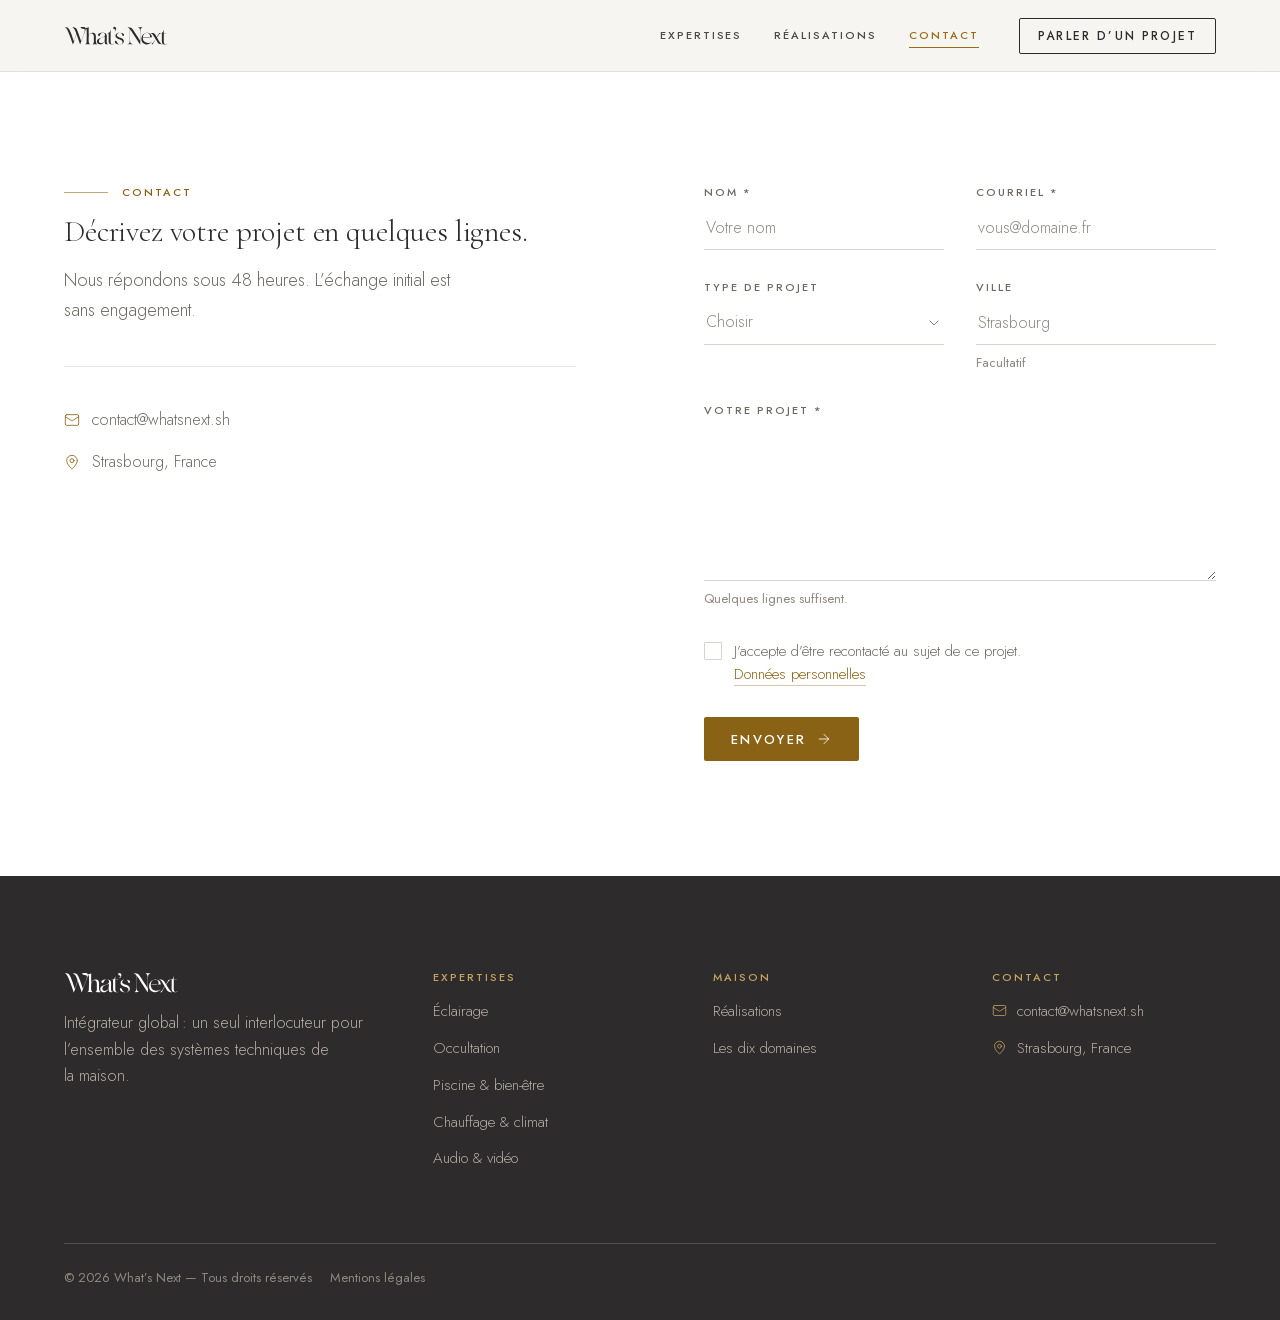
<file: docs/contact/index.html>
<!doctype html>
<html lang="fr">
<head>
<meta charset="utf-8">
<meta name="viewport" content="width=device-width,initial-scale=1,viewport-fit=cover">
<title>Contact — What&#x27;s Next</title>
<meta name="description" content="Décrivez votre projet en quelques lignes. Nous répondons sous 48 heures.">
<link rel="canonical" href="https://whatsnext.sh/contact/">
<meta name="theme-color" content="#2D2B2B">
<meta property="og:type" content="website">
<meta property="og:locale" content="fr_FR">
<meta property="og:site_name" content="What's Next">
<meta property="og:title" content="Contact — What&#x27;s Next">
<meta property="og:description" content="Décrivez votre projet en quelques lignes. Nous répondons sous 48 heures.">
<meta property="og:url" content="https://whatsnext.sh/contact/">
<meta property="og:image" content="https://whatsnext.sh/assets/og.jpg">
<meta name="twitter:card" content="summary_large_image">
<link rel="icon" href="../favicon.svg" type="image/svg+xml">
<link rel="preload" href="../assets/fonts/cormorant.woff2" as="font" type="font/woff2" crossorigin>
<link rel="preload" href="../assets/fonts/jost.woff2" as="font" type="font/woff2" crossorigin>

<script>document.documentElement.classList.add("js")</script>
<style>@font-face{font-family:"Jost";src:url(../assets/fonts/jost.woff2) format("woff2");font-weight:300 500;font-style:normal;font-display:swap}@font-face{font-family:"Cormorant Garamond";src:url(../assets/fonts/cormorant.woff2) format("woff2");font-weight:300 400;font-style:normal;font-display:swap}@font-face{font-family:"Cormorant Garamond";src:url(../assets/fonts/cormorant-italic.woff2) format("woff2");font-weight:300 400;font-style:italic;font-display:swap}:root{--gold-50:#F7F1E4;--gold-100:#EDE0C6;--gold-200:#DCC494;--gold-300:#C4A361;--gold-400:#A36F0E;--gold-500:#996B13;--gold-600:#8A6215;--gold-700:#735419;--gold-800:#553E14;--ink-900:#1B1A19;--ink-800:#2D2B2B;--ink-700:#3C3938;--stone-500:#6E6963;--stone-400:#8E8880;--stone-300:#B5AFA6;--stone-200:#D8D3CB;--stone-100:#EAE6E0;--stone-50:#F3F1ED;--alabaster:#F7F5F2;--white:#fff;--critical-600:#8C3A2B;--text-primary:var(--ink-800);--text-secondary:var(--stone-500);--text-muted:var(--stone-400);--text-inverse-secondary:var(--stone-300);--surface-page:var(--alabaster);--surface-ink:var(--ink-800);--border-hairline:rgba(45,43,43,.10);--border-subtle:var(--stone-200);--border-strong:var(--ink-800);--border-inverse:rgba(255,255,255,.18);--overlay-protect:linear-gradient(to top,rgba(27,26,25,.78) 0%,rgba(27,26,25,.35) 42%,rgba(27,26,25,0) 100%);--font-display:"Cormorant Garamond","Times New Roman",Georgia,serif;--font-sans:"Jost","Helvetica Neue",Arial,sans-serif;--size-display-xl:clamp(2.75rem,6.5vw,6rem);--size-display-m:clamp(2.25rem,3.2vw,3.25rem);--size-display-s:clamp(1.75rem,2.4vw,2.375rem);--size-title:1.5rem;--size-subtitle:1.25rem;--size-body-l:1.125rem;--size-body-s:.9375rem;--size-caption:.8125rem;--size-label:.6875rem;--leading-display:1.04;--leading-heading:1.18;--leading-body:1.65;--leading-tight:1.35;--tracking-display:-.015em;--tracking-heading:-.005em;--tracking-label:.18em;--text-heading:300 var(--size-display-s)/var(--leading-heading) var(--font-display);--text-title:400 var(--size-title)/var(--leading-tight) var(--font-display);--text-body:300 1rem/var(--leading-body) var(--font-sans);--text-body-lead:300 var(--size-body-l)/var(--leading-body) var(--font-sans);--text-caption:400 var(--size-caption)/1.5 var(--font-sans);--text-eyebrow:500 var(--size-label)/1 var(--font-sans);--space-2:8px;--space-3:12px;--space-4:16px;--space-5:24px;--space-6:32px;--space-7:40px;--space-8:56px;--space-9:72px;--space-10:96px;--space-11:128px;--section-y:clamp(72px,9vw,160px);--gutter:clamp(20px,5vw,80px);--container-max:1320px;--grid-gap:clamp(16px,2vw,32px);--ease-standard:cubic-bezier(.22,.61,.36,1);--ease-entrance:cubic-bezier(.16,1,.3,1);--t-fast:160ms;--t-base:240ms;--t-reveal:760ms;--transition-control:color var(--t-fast) var(--ease-standard),background-color var(--t-fast) var(--ease-standard),border-color var(--t-fast) var(--ease-standard),opacity var(--t-fast) var(--ease-standard);--veil-light:rgba(247,245,242,.78);--blur-veil:saturate(120%) blur(14px);interpolate-size:allow-keywords}@media (prefers-reduced-motion:reduce){:root{--t-fast:0ms;--t-base:0ms;--t-reveal:0ms}html{scroll-behavior:auto!important}}*,*::before,*::after{box-sizing:border-box}html{-webkit-font-smoothing:antialiased;text-rendering:optimizeLegibility;-webkit-text-size-adjust:100%;scroll-behavior:smooth}body{margin:0;background:var(--surface-page);color:var(--text-primary);font:var(--text-body);text-wrap:pretty}h1,h2,h3{font-family:var(--font-display);font-weight:300;letter-spacing:var(--tracking-display);margin:0}p{margin:0 0 var(--space-4)}a{color:inherit;text-decoration:none}img{max-width:100%;display:block}::selection{background:var(--gold-100);color:var(--ink-900)}a:focus-visible,button:focus-visible,summary:focus-visible,[tabindex]:focus-visible{outline:1px solid var(--gold-500);outline-offset:3px}.sr-only{position:absolute!important;width:1px;height:1px;overflow:hidden;clip:rect(0 0 0 0);white-space:nowrap}.skip{position:absolute;left:var(--gutter);top:-60px;z-index:100;background:var(--ink-800);color:#fff;padding:10px 16px;font:var(--text-eyebrow);letter-spacing:var(--tracking-label);text-transform:uppercase}.skip:focus{top:12px}.link{color:var(--gold-600);border-bottom:1px solid rgba(138,98,21,.35);transition:var(--transition-control)}.link:hover{color:var(--gold-800);border-bottom-color:var(--gold-800)}.ico{flex:none}.section{padding:var(--section-y) var(--gutter);background:var(--surface-page)}.section--card{background:#fff}.section--ink{background:var(--surface-ink);color:#fff}.container{max-width:var(--container-max);margin:0 auto}.mt-8{margin-top:var(--space-8)}.mt-9{margin-top:var(--space-9)}.eyebrow{display:inline-flex;align-items:center;gap:14px;font:var(--text-eyebrow);letter-spacing:var(--tracking-label);text-transform:uppercase;color:var(--gold-600)}.eyebrow--rule::before{content:"";width:44px;height:1px;background:currentColor;opacity:.55}.eyebrow--inverse{color:rgba(255,255,255,.72)}.eyebrow--muted{color:var(--stone-400)}.sh{display:flex;flex-direction:column;align-items:flex-start;gap:var(--space-4)}.sh h1,.sh h2{font:var(--text-heading);letter-spacing:var(--tracking-heading);max-width:44ch}.sh p{margin:0;font:var(--text-body-lead);color:var(--text-secondary);max-width:44ch}.btn{display:inline-flex;align-items:center;justify-content:center;gap:10px;height:44px;padding:0 26px;font-family:var(--font-sans);font-size:.8125rem;font-weight:500;letter-spacing:var(--tracking-label);text-transform:uppercase;line-height:1;border-radius:2px;border:1px solid transparent;background:none;cursor:pointer;white-space:nowrap;transition:var(--transition-control),transform 90ms var(--ease-standard)}.btn:active{transform:scale(.985)}.btn--primary{background:var(--gold-600);color:#fff}.btn--primary:hover{background:var(--gold-800)}.btn--secondary{color:var(--ink-800);border-color:var(--ink-800)}.btn--secondary:hover{background:var(--ink-800);color:#fff}.btn--inverse{color:#fff;border-color:rgba(255,255,255,.55)}.btn--inverse:hover{background:#fff;color:var(--ink-800)}.btn--ghost{height:auto;padding:0 0 2px;color:var(--gold-600);border:0;border-bottom:1px solid transparent;border-radius:0}.btn--ghost:hover{color:var(--gold-800);border-bottom-color:currentColor}.btn--sm{height:36px;padding:0 18px;font-size:.75rem}.btn--lg{height:54px;padding:0 34px;font-size:.875rem}.btn[disabled]{background:var(--stone-200);color:var(--stone-400);cursor:progress}.btn-row{display:flex;gap:var(--space-4);flex-wrap:wrap;align-items:center}.site-header{position:sticky;top:0;z-index:40;height:72px;display:flex;align-items:center;gap:var(--space-7);padding:0 var(--gutter);color:var(--ink-800);background:var(--veil-light);-webkit-backdrop-filter:var(--blur-veil);backdrop-filter:var(--blur-veil);border-bottom:1px solid var(--border-hairline);transition:background-color var(--t-base) var(--ease-standard),border-color var(--t-base) var(--ease-standard),color var(--t-base) var(--ease-standard)}.logo{display:flex;align-items:center;color:inherit}.logo svg{height:20px;width:auto;display:block}.site-nav{display:flex;align-items:center;gap:var(--space-6);margin-left:auto}.site-nav a{font:var(--text-eyebrow);letter-spacing:var(--tracking-label);text-transform:uppercase;padding:6px 0;opacity:.85;border-bottom:1.5px solid transparent;transition:var(--transition-control)}.site-nav a:hover{opacity:1;border-bottom-color:var(--gold-500)}.site-nav a[aria-current]{color:var(--gold-500);border-bottom-color:var(--gold-500);opacity:1}.nav-toggle{display:none;align-items:center;justify-content:center;width:44px;height:44px;margin:0 -10px 0 auto;padding:0;border:0;background:none;color:inherit;cursor:pointer}.nav-toggle .ico-x{display:none}.menu-open .nav-toggle .ico-x{display:block}.menu-open .nav-toggle .ico-menu{display:none}.js .site-header.is-over:not(.is-scrolled){background:transparent;-webkit-backdrop-filter:none;backdrop-filter:none;border-bottom-color:transparent;color:#fff}.js .site-header.is-over:not(.is-scrolled) .header-cta{color:#fff;border-color:rgba(255,255,255,.55)}.js .site-header.is-over:not(.is-scrolled) .header-cta:hover{background:#fff;color:var(--ink-800)}.fab,.nav-cta{display:none}.site-footer{background:var(--surface-ink);color:var(--text-inverse-secondary);padding:var(--space-10) var(--gutter) var(--space-6)}.footer-grid{max-width:var(--container-max);margin:0 auto;display:grid;grid-template-columns:minmax(220px,1.4fr) repeat(3,minmax(150px,1fr));gap:var(--space-8)}.footer-grid .logo{color:#fff}.footer-grid .logo svg{height:22px}.footer-col{display:flex;flex-direction:column;gap:var(--space-4)}.footer-col p{margin:0;max-width:32ch}.footer-title{font:var(--text-eyebrow);letter-spacing:var(--tracking-label);text-transform:uppercase;color:var(--gold-300)}.footer-col ul{list-style:none;margin:0;padding:0;display:flex;flex-direction:column;gap:var(--space-3)}.footer-col li,.footer-col a{font-size:var(--size-body-s)}.footer-col a{transition:var(--transition-control)}.footer-col a:hover{color:#fff}.footer-contact{display:flex;gap:10px;align-items:flex-start}.footer-contact .ico{color:var(--gold-300);margin-top:4px}.footer-legal{max-width:var(--container-max);margin:var(--space-9) auto 0;padding-top:var(--space-5);border-top:1px solid var(--border-inverse);font:var(--text-caption);color:var(--stone-400);display:flex;gap:6px 18px;flex-wrap:wrap}.footer-legal a:hover{color:#fff}.cards{display:grid;grid-template-columns:repeat(3,1fr);gap:var(--grid-gap)}.card{display:flex;flex-direction:column;gap:var(--space-3);padding:var(--space-6);background:#fff;border:1px solid var(--border-subtle);transition:var(--transition-control),transform var(--t-base) var(--ease-standard)}a.card:hover{border-color:var(--border-strong);transform:translateY(-2px)}.card__eyebrow{font:var(--text-eyebrow);letter-spacing:var(--tracking-label);text-transform:uppercase;color:var(--gold-600)}.card h3{font:var(--text-title);letter-spacing:0}.card__body{color:var(--text-secondary)}.card__more{margin-top:auto;padding-top:var(--space-3);display:inline-flex;align-items:center;gap:8px;color:var(--gold-600);font:var(--text-eyebrow);letter-spacing:var(--tracking-label);text-transform:uppercase;transition:transform var(--t-base) var(--ease-standard)}a.card:hover .card__more{transform:translateX(3px)}.fig{margin:0;display:flex;flex-direction:column;gap:var(--space-3)}.fig__media{position:relative;overflow:hidden;background:var(--stone-100)}.fig__media img{position:absolute;inset:0;width:100%;height:100%;object-fit:cover}.fig figcaption{font:var(--text-caption);color:var(--text-muted)}.fig figcaption strong{font-weight:500;color:var(--text-primary)}.quote{margin:0;display:flex;flex-direction:column;gap:var(--space-5);max-width:30ch}.quote p{margin:0;font-family:var(--font-display);font-weight:300;font-style:italic;font-size:var(--size-display-s);line-height:var(--leading-heading);color:#fff}.quote footer{display:flex;flex-direction:column;gap:2px}.quote cite{font:var(--text-eyebrow);font-style:normal;letter-spacing:var(--tracking-label);text-transform:uppercase;color:rgba(255,255,255,.75)}.quote footer span{font:var(--text-caption);color:var(--text-inverse-secondary)}.stats{display:flex;gap:var(--space-9);flex-wrap:wrap}.stat{display:flex;flex-direction:column;gap:var(--space-2)}.stat b{font-family:var(--font-display);font-weight:300;font-size:var(--size-display-s);line-height:1;color:#fff}.stat span{font:var(--text-eyebrow);letter-spacing:var(--tracking-label);text-transform:uppercase;color:var(--text-inverse-secondary)}.acc{border-top:1px solid var(--border-hairline)}.acc details{border-bottom:1px solid var(--border-hairline)}.acc summary{list-style:none;cursor:pointer;display:flex;align-items:center;justify-content:space-between;gap:var(--space-5);padding:var(--space-5) 0;font-family:var(--font-display);font-size:var(--size-subtitle);font-weight:400;transition:var(--transition-control)}.acc summary::-webkit-details-marker{display:none}.acc summary .ico{color:var(--gold-600)}.acc summary .ico-minus,.acc details[open] summary .ico-plus{display:none}.acc details[open] summary .ico-minus{display:block}.acc details[open] summary{color:var(--gold-700)}.acc details p{margin:0;padding-bottom:var(--space-5);max-width:60ch;color:var(--text-secondary)}.acc details::details-content{block-size:0;overflow:hidden;transition:block-size var(--t-base) var(--ease-standard),content-visibility var(--t-base) allow-discrete}.acc details[open]::details-content{block-size:auto}.badges{display:flex;gap:8px;flex-wrap:wrap}.badge{display:inline-flex;align-items:center;height:24px;padding:0 10px;font-family:var(--font-sans);font-size:var(--size-label);font-weight:500;letter-spacing:var(--tracking-label);text-transform:uppercase;border-radius:999px;white-space:nowrap;color:var(--stone-500);border:1px solid var(--border-subtle)}.badge--accent{color:var(--gold-700);border-color:var(--gold-200);background:var(--gold-50)}.hero{position:relative;margin-top:-72px;padding-top:72px;min-height:max(600px,min(100svh,960px));display:flex;flex-direction:column;background:var(--surface-ink);color:#fff;overflow:hidden}.hero picture{position:absolute;inset:0}.hero img{width:100%;height:100%;object-fit:cover;object-position:50% 45%}.hero::after{content:"";position:absolute;inset:0;background:var(--overlay-protect)}.hero__inner{position:relative;z-index:1;margin-top:auto;padding:0 var(--gutter) var(--space-10)}.hero__content{max-width:var(--container-max);margin:0 auto;display:flex;flex-direction:column;gap:var(--space-6)}.hero h1{font-weight:300;font-size:var(--size-display-xl);line-height:var(--leading-display);color:#fff;max-width:16ch}.hero__lead{margin:0;font:var(--text-body-lead);color:rgba(255,255,255,.82);max-width:48ch}.hero .btn-row{margin-top:var(--space-3)}.band{display:grid;grid-template-columns:1.1fr 1fr;gap:var(--space-10);align-items:center}.projects{display:grid;grid-template-columns:repeat(3,1fr);gap:var(--grid-gap)}.proj{display:block}.proj .fig__media img{transition:transform 1.2s var(--ease-entrance)}.proj:hover .fig__media img{transform:scale(1.015)}.proj:hover figcaption strong{color:var(--gold-700)}.split{display:grid;grid-template-columns:.9fr 1.1fr;gap:var(--space-10);align-items:start}.cta-band{display:flex;justify-content:space-between;align-items:center;gap:var(--space-8);padding-top:var(--space-9);border-top:1px solid var(--border-hairline);flex-wrap:wrap}.cta-band h2{font:var(--text-heading);max-width:22ch}.xp{display:grid;grid-template-columns:300px 1fr;gap:var(--space-10);align-items:start}.xp-tabs{display:flex;flex-direction:column;border-top:1px solid var(--border-hairline);position:sticky;top:104px}.xp-tab{display:flex;align-items:center;justify-content:space-between;gap:12px;padding:var(--space-4) 0;border-bottom:1px solid var(--border-hairline);font-size:var(--size-body-s);letter-spacing:.04em;color:var(--text-secondary);transition:var(--transition-control)}.xp-tab:hover{color:var(--ink-800)}.xp-tab .ico{color:var(--gold-600);opacity:0;transition:opacity var(--t-fast)}.xp-tab[aria-selected=true]{color:var(--gold-700)}.xp-tab[aria-selected=true] .ico{opacity:1}.xp-panel{display:flex;flex-direction:column;gap:var(--space-6);scroll-margin-top:96px}.xp-panel+.xp-panel{margin-top:var(--space-10)}.js .xp-panel:not(.is-active){display:none}.js .xp-panel+.xp-panel{margin-top:0}.js .xp-panel.is-active{animation:fade var(--t-reveal) var(--ease-entrance)}@keyframes fade{from{opacity:0;transform:translateY(8px)}to{opacity:1;transform:none}}.xp-detail{display:grid;grid-template-columns:1fr 1fr;gap:var(--space-8)}.xp-detail h2{font:var(--text-heading);margin:var(--space-3) 0 var(--space-4)}.xp-detail p{color:var(--text-secondary);max-width:46ch}.xp-side{display:flex;flex-direction:column;gap:var(--space-4)}.checklist{list-style:none;margin:0;padding:0;display:flex;flex-direction:column;gap:var(--space-3)}.checklist li{display:flex;gap:12px;align-items:center;color:var(--text-secondary);border-bottom:1px solid var(--border-hairline);padding-bottom:var(--space-3)}.checklist .ico{color:var(--gold-600)}.back{display:inline-flex;align-items:center;gap:10px;font:var(--text-eyebrow);letter-spacing:var(--tracking-label);text-transform:uppercase;color:var(--stone-500);margin-bottom:var(--space-6);transition:var(--transition-control)}.back:hover{color:var(--gold-700)}.proj-head{display:grid;grid-template-columns:1.2fr 1fr;gap:var(--space-10);align-items:end}.proj-head h1{font-weight:300;font-size:var(--size-display-m);line-height:var(--leading-display)}.meta{margin:0;display:grid;grid-template-columns:1fr 1fr;gap:var(--space-5)}.meta dt{font:var(--text-eyebrow);letter-spacing:var(--tracking-label);text-transform:uppercase;color:var(--stone-400);margin-bottom:6px}.meta dd{margin:0;font:var(--text-body-lead)}.wide{background:#fff}.two{display:grid;grid-template-columns:1fr 1fr;gap:var(--space-10)}.two-figs{display:grid;grid-template-columns:1fr 1fr;gap:var(--grid-gap)}.lede{font:var(--text-body-lead);color:var(--text-secondary);margin-top:var(--space-5);max-width:46ch}.body-text{color:var(--text-secondary);max-width:46ch}.ink-row{display:flex;justify-content:space-between;align-items:center;gap:var(--space-8);flex-wrap:wrap}.ink-row h2{font:var(--text-heading);color:#fff;max-width:22ch}.next{display:flex;justify-content:space-between;align-items:center;gap:var(--space-5);padding:var(--space-6) 0;border-top:1px solid var(--border-hairline);border-bottom:1px solid var(--border-hairline)}.next strong{display:block;font-family:var(--font-display);font-weight:300;font-size:var(--size-display-s);line-height:1.1;margin-top:var(--space-3);transition:var(--transition-control)}.next:hover strong{color:var(--gold-700)}.next .ico{color:var(--gold-600)}.contact{display:grid;grid-template-columns:1fr 1fr;gap:var(--space-11);align-items:start}.contact hr{border:0;border-top:1px solid var(--border-hairline);margin:var(--space-7) 0}.contact-lines{display:flex;flex-direction:column;gap:var(--space-4);color:var(--text-secondary)}.contact-lines a,.contact-lines span{display:flex;gap:12px;align-items:center}.contact-lines .ico{color:var(--gold-600)}.form{display:grid;grid-template-columns:1fr 1fr;gap:var(--space-6)}.field{display:flex;flex-direction:column;gap:var(--space-2);min-width:0}.field--full,.form-foot,.form-error{grid-column:1/-1}.field__label{font:var(--text-eyebrow);letter-spacing:var(--tracking-label);text-transform:uppercase;color:var(--stone-500)}.field input,.field textarea,.field select{width:100%;height:44px;padding:0 2px;background:transparent;color:var(--text-primary);font:var(--text-body);border:0;border-bottom:1px solid var(--border-subtle);border-radius:0;outline:none;transition:var(--transition-control);-webkit-appearance:none;appearance:none}.field textarea{height:auto;padding:var(--space-3) 2px;resize:vertical;min-height:140px}.field input:focus,.field textarea:focus,.field select:focus{border-bottom-color:var(--gold-500)}.field input::placeholder,.field textarea::placeholder{color:var(--stone-400);opacity:1}.field input:user-invalid,.field textarea:user-invalid{border-bottom-color:var(--critical-600)}.select{position:relative;display:flex;align-items:center}.select select{padding-right:28px;cursor:pointer}.select select:has(option[value=""]:checked){color:var(--stone-400)}.select .ico{position:absolute;right:2px;pointer-events:none;color:var(--stone-500)}.field__hint{font:var(--text-caption);color:var(--text-muted)}.form-foot{display:flex;align-items:center;justify-content:space-between;gap:var(--space-6);flex-wrap:wrap}.check{position:relative;display:inline-flex;align-items:flex-start;gap:var(--space-3);cursor:pointer;max-width:40ch}.check input{position:absolute;opacity:0;width:18px;height:18px;margin:2px 0 0;cursor:pointer}.check__box{width:18px;height:18px;flex:none;margin-top:2px;display:grid;place-items:center;border:1px solid var(--border-subtle);border-radius:1px;color:#fff;transition:var(--transition-control)}.check__box .ico{opacity:0}.check input:checked+.check__box{background:var(--gold-600);border-color:var(--gold-600)}.check input:checked+.check__box .ico{opacity:1}.check input:focus-visible+.check__box{outline:1px solid var(--gold-500);outline-offset:3px}.check__label{font-size:var(--size-body-s);line-height:1.5;color:var(--text-secondary)}.hp{position:absolute!important;left:-9999px;width:1px;height:1px;overflow:hidden}.form-error{margin:0;color:var(--critical-600);font-size:var(--size-body-s)}.sent{border:1px solid var(--border-subtle);padding:var(--space-8);display:flex;flex-direction:column;align-items:flex-start;gap:var(--space-4)}.sent .ico{color:var(--gold-600)}.sent h2{font:var(--text-title)}.sent p{margin:0;color:var(--text-secondary)}.sent:focus{outline:none}.prose{max-width:720px}.prose h1{font:var(--text-heading);margin-bottom:var(--space-7)}.prose h2{font:var(--text-title);margin:var(--space-8) 0 var(--space-4)}.prose p,.prose li{color:var(--text-secondary)}.prose ul{padding-left:1.1em}.todo{background:var(--gold-50);color:var(--gold-800);padding:0 4px}.js .reveal{opacity:0;transform:translateY(14px);transition:opacity var(--t-reveal) var(--ease-entrance),transform var(--t-reveal) var(--ease-entrance);transition-delay:var(--d,0ms)}.js .reveal.is-in{opacity:1;transform:none}@media (max-width:1100px){.footer-grid{grid-template-columns:1fr 1fr}.contact{gap:var(--space-9)}}@media (max-width:899px){.site-nav{position:fixed;inset:72px 0 0;z-index:39;flex-direction:column;align-items:flex-start;gap:var(--space-5);margin:0;padding:var(--space-8) var(--gutter);background:var(--surface-page);color:var(--ink-800);opacity:0;visibility:hidden;transform:translateY(-8px);transition:opacity var(--t-base) var(--ease-standard),transform var(--t-base) var(--ease-standard),visibility 0s linear var(--t-base)}.site-nav a{font-family:var(--font-display);font-size:2.25rem;font-weight:300;letter-spacing:-.01em;text-transform:none;line-height:1.2;opacity:1}.site-nav a.nav-cta{display:inline-flex;margin-top:var(--space-5);height:44px;padding:0 26px;border:0;font:500 .8125rem/1 var(--font-sans);letter-spacing:var(--tracking-label);text-transform:uppercase;color:#fff}.menu-open .site-nav{opacity:1;visibility:visible;transform:none;transition-delay:0s}.menu-open{overflow:hidden}.menu-open .site-header,.js .menu-open .site-header.is-over{background:var(--surface-page)!important;-webkit-backdrop-filter:none!important;backdrop-filter:none!important;color:var(--ink-800)!important;border-bottom-color:var(--border-hairline)!important}.header-cta{display:none}.nav-toggle{display:inline-flex}.fab{display:inline-flex;position:fixed;right:16px;bottom:calc(16px + env(safe-area-inset-bottom));z-index:30;box-shadow:0 12px 32px -18px rgba(45,43,43,.5)}.menu-open .fab{display:none}.band,.split,.xp,.proj-head,.two,.contact{grid-template-columns:1fr}.band,.split,.proj-head,.two{gap:var(--space-8)}.cards{grid-template-columns:1fr 1fr}.projects{grid-auto-flow:column;grid-template-columns:none;grid-auto-columns:78%;overflow-x:auto;scroll-snap-type:x mandatory;margin:0 calc(var(--gutter)*-1);padding:0 var(--gutter);scrollbar-width:none}.projects::-webkit-scrollbar{display:none}.projects>*{scroll-snap-align:start}.xp{gap:var(--space-6)}.xp-tabs{position:sticky;top:72px;z-index:5;flex-direction:row;overflow-x:auto;gap:var(--space-5);border-top:0;border-bottom:1px solid var(--border-hairline);background:#fff;margin:0 calc(var(--gutter)*-1);padding:0 var(--gutter);scrollbar-width:none}.xp-tabs::-webkit-scrollbar{display:none}.xp-tab{flex:none;border-bottom:1.5px solid transparent;padding:var(--space-4) 0;white-space:nowrap}.xp-tab[aria-selected=true]{border-bottom-color:var(--gold-600)}.xp-tab .ico{display:none}.xp-panel{scroll-margin-top:140px}.xp-detail{grid-template-columns:1fr;gap:var(--space-6)}.wide .fig__media{aspect-ratio:4/3!important}}@media (max-width:600px){.cards,.footer-grid,.form{grid-template-columns:1fr}.hero__inner{padding-bottom:var(--space-9)}.hero .btn-row .btn{flex:1 1 100%}.stats{gap:var(--space-7)}}[hidden]{display:none!important}</style>

</head>
<body>
<svg width="0" height="0" style="position:absolute" aria-hidden="true"><symbol id="wn" viewBox="133.1 440.7 757.8 145.7" fill="currentColor"><path  d="M423.582 490.389c6.981 1.499 14.181 3.435 18.302 9.86 8.907 13.886-3.384 59.519 7.618 70.183 2.261 2.191 5.764 2.722 8.711 3.493-27.21.898-28.431 1.979-28.295-27.446-3.88 11.526-7.719 19.431-19.245 25.538-19.665 10.418-43.002-3.062-36.052-26.702 3.789-12.892 23.34-16.719 34.186-20.487 8.345-2.915 18.684-5.202 22.14-14.4 3.128-8.342-.771-13.497-7.162-18.507zm-30.49 72.625c5.812 3.565 10.436 3.471 16.867 1.907 21.72-5.283 21.023-29.258 20.184-46.439-.802-.58-.411-.471-1.086-.548-14.308 7.505-34.592 9.326-40.54 26.384-2.447 7.018-.677 13.49 4.575 18.696m377.95-5.736c-13.078 18.116-38.126 23.548-57.267 11.641-19.895-12.377-21.126-42.338-9.164-60.83 12.207-18.871 37.64-23.377 56.543-11.773 9.504 5.905 11.786 16.86 13.557 27.219a791 791 0 0 0-20.777.106l-46.216.259c.062 12.871 1.563 20.677 10.756 30.479 11.301 12.05 39.345 13.711 50.961 2.094zm-16.843-34.408c7.835-2.06 6.307-11.42 4.166-17.422-4.919-13.793-20.008-17.328-32.438-11.744-12.513 5.507-16.934 16.922-18.219 29.531 12.154-.968 34.389-.696 46.491-.365"/><path  d="M707.708 523.235c12.154-.968 34.389-.696 46.491-.365l-.265.771-46.216.259zm120.129-30.81c17.722.839 28.211-1.545 31.686-21.735.296-1.717.124-4.452 1.004-5.87.374 1.311-.034 26.045-.307 28.206l.252.972-.218 39.195c-.048 4.82-.198 9.753-.166 14.566.141 21.643 4.352 32.701 26.798 20.383-4.247 3.884-7.93 6.516-14.078 7.154-33.529 3.476-25.652-27.715-26.359-49.59-.28-8.678-.399-20.645.315-29.209q.102-1.218.241-2.433c-4.429-.231-9.868-.719-14.113.605-8.637 7.144-16.299 19.715-22.778 29.224 8.551 13.987 18.957 31.987 29.582 44.561 2.244 2.656 6.982 5.125 10.292 6.572-11.122-.954-23.932-.351-31.983-10.089-4.863-5.883-12.248-21.893-16.861-27.129-3.044 6.057-8.839 13.92-12.423 20.202-3.48 6.097-4.995 9.763-7.669 16.212-3.222.099-7.113-.067-10.39-.127 6.696-6.684 10.639-10.455 16.49-18.214 3.074-4.077 10.496-15.756 13.396-18.534-.925-3.777-10.458-17.707-13.063-21.947-7.78-12.663-11.113-20.114-26.053-24.257 6.52-.232 13.987-.505 20.466.734 13.477 2.576 20.264 19.098 26.671 29.534l.585.381c2.652-4.398 15.947-27.783 17.941-29.63zm-234.472-43.5c13.988 1.019 26.217-1.711 35.715 10.664 8.407 10.952 17.296 24.778 24.731 36.506 10.539 16.624 23.929 35.081 33.431 52.028-.491-12.531-.239-24.766-.127-37.156.098-10.915 1.399-36.218-1.368-46.425a19.05 19.05 0 0 0-5.432-8.867c-3.086-2.834-6.334-4.149-10.111-5.683 12.283-.527 23.11-.33 35.232-.578-5.124 3.289-14.441 8.904-15.089 15.719-3.474 36.536-.077 73.562-1.474 110.184-7.552-7.083-11.057-15.833-16.773-23.999-9.818-14.025-18.939-29.389-28.793-43.261-7.733-10.887-19.675-33.45-28.972-42.094l.206 4.73a2302 2302 0 0 0-.469 51.493c0 8.523.114 17.247.476 25.72.275 6.454 1.388 14.503 6.024 19.291 3.936 4.142 8.279 4.813 13.251 6.801-12.735-.091-27 .157-39.492-.13 4.876-1.722 13.663-4.186 15.432-9.231 4.178-11.913 2.802-29.175 2.82-41.688l.403-50.046c.007-3.42-.247-5.471-.654-8.856-5.605-9.971-8.386-11.164-18.967-15.122m-341.412-.662c11.967 2.052 21.933-2.337 32.891.873 3.392.993 5.234 5.019 6.448 8.224 9.023-2.94 13.492-4.271 21.719-8.896.011 19.668-.345 41.018.379 60.546l.44.307 1.373.34c-2.77 8.278-3.96 48.17.887 57.169 2.133 3.959 4.23 5.157 8.038 7.196-12.505-.017-25.327-.179-37.806-.019 4.217-2.296 9.057-4.654 10.624-9.599 2.308-7.281 2.24-82.449 1.235-93.658-.177-1.984-.549-3.767-1.555-5.507-1.408-2.437-3.242-4.652-4.997-6.847-.03 14.615-15.638 46.43-20.576 62.556l-1.087-1.624c.728-1.636 3.644-10.033 4.323-11.986 4.451-12.798 12.307-26.832 10.574-40.478-4.684-6.798-10.331-5.468-17.607-6.717-8.091-1.39-10.882-5.698-15.303-11.88m-62.349.857c9.912-.306 21.893-1.128 29.534 6.327 9.787 9.548 13.889 24.85 18.555 37.347 5.932 15.891 10.78 31.911 16.56 47.827.636 1.766 2.683 8.11 3.673 9.021l.672-1.102 1.44 1.363c-1.499 2.945-7.884 21.976-9.37 26.107-9.028-24.998-17.048-49.92-26.218-75.052a1711 1711 0 0 0-9.384 27.139l-.925-2.463c2.153-6.212 8.26-22.249 8.656-27.906.347-4.951-7.482-21.58-10.004-26.84-4.625-9.646-9.796-17.145-20.372-20.842a93 93 0 0 0-2.817-.926m-52.533.426c8.719-.13 11.328.097 20.039 1.424 21.415 3.26 43.715 96.456 48.467 99.242l1.492.778c-2.854 8.417-5.949 16.723-8.83 25.122-1.694-3.875-2.973-7.576-4.353-11.565-9.134-26.419-18.112-52.938-29.09-78.664-3.876-9.085-7.351-18.838-13.465-26.674-3.43-4.397-9.407-7.2-14.26-9.663M549.68 573.164c18.505-6.237 11.259-28.494-7.098-32.915-15.69-3.778-42.228-15.034-32.875-35.276 2.128-5.813 8.051-10.461 14.821-13.117 11.606-4.553 52.392-2.022 45.913 18.492-.668 2.115-6.74 4.838-9.103 2.687-8.491-12.569-5.248-24.182-25.931-22.119-3.85.384-13.083 3.711-14.862 7.608-14.021 30.711 45.591 20.846 48.579 47.782 1.917 17.29-6.383 23.11-18.399 28.029zm-229.784-73.707c8.306-8.353 30.3-14.111 38.871-4.04 16.673 19.591-5.923 65.094 18.356 78.662q-19.366.177-38.731-.139c5.555-2.862 9.295-4.947 11.164-11.468 2.596-9.056.995-18.595 1.08-27.877.091-9.986 1.642-21.59-3.148-30.84-5.496-10.613-18.629-9.921-26.844-2.701zm125.816-6.112c21.849-3.706 21.94-5.636 27.108-26.356l.268.277c-.067 4.848.229 22.168-.53 25.967l.17 1.101c-.254 10.556.399 22.12.087 32.992.326 10.34-.747 21.101.218 31.384 1.947 20.728 15.654 15.511 27.758 8.719-4.39 4.247-9.114 7.206-15.418 7.681-6.389.47-16.602-.264-21.454-4.843-7.162-6.759-5.238-21.795-5.5-30.679-.44-14.954.938-30.47-.248-45.249-4.054-.404-8.295-.591-12.459-.994m52.164-46.803c21.605-1.802 20.502 33.825-1.105 35.492 3.667-2.47 10.551-7.593 11.361-12.398.798-8.181-12.349-6.031-15.367-11.338-2.932-5.158 1.13-9.194 5.111-11.756m43.634 128.896c-6.94.58-15.868-1.378-22.295-3.924-6.23-2.468-17.552-8.824-15.96-16.863.594-3 4.346-8.705 8.203-7.042 6.233 2.818 7.291 11.937 10.549 17.333 3.563 5.769 9.825 8.039 15.889 9.935 1.161.184 2.462.423 3.614.561M409.886 491.27c-7.735.809-12.17 10.153-14.778 16.491-6.199 15.065-20.461.042-11.463-8.565 7.017-6.712 16.484-8.755 25.933-8.773z"/><path  d="m269.966 519.324 1.087 1.624c-3.578 8.932-7.987 19.878-11.015 28.955l-1.44-1.363a399 399 0 0 0 11.368-29.216m-55.825 6.31.925 2.463a534 534 0 0 0-7.997 22.893l-1.492-.778c2.32-4.097 6.694-19.237 8.564-24.578m258.417-32.401c2.82-.457 20.625-.829 22.434.263-1.458.979-18.872.869-22.264.838zm387.662-.207c3.403-.724 18.157-.622 21.572.278l-.385.209-.187-.283-.512.398c-6.281.58-13.814.385-20.236.37zm-450.642-2.603c4.159-.777 9.775-.42 14.004-.034l.203 1.532c-5.213-1.205-8.59-.898-13.899-.651zm-89.682 9.034.748 1.597c-2.688 2.974-3.976 4.697-5.441 8.603l-1.373-.34c2.217-4.422 2.986-6.019 6.066-9.86m218 75.42c4.017-.422 7.859-.723 11.784-1.713l1.045 1.171c-3.074.418-6.122.872-9.215 1.103-1.152-.138-2.453-.377-3.614-.561m231.539-18.404.419-.507c1.249-1.53 3.98-5.929 4.901-6.5-.425 2.869-2.168 5.307-3.713 7.812z"/></symbol></svg>
<a class="skip" href="#contenu">Aller au contenu</a>
<header class="site-header">
<a class="logo" href="../" aria-label="What's Next — accueil"><svg viewBox="0 0 757.8 145.7" width="104" height="20" role="img" aria-label="What's Next"><use href="#wn"/></svg></a>
<nav class="site-nav" id="menu" aria-label="Navigation principale"><a href="../expertises/">Expertises</a><a href="../realisations/">Réalisations</a><a href="../contact/" aria-current=page>Contact</a><a class="btn btn--primary nav-cta" href="../contact/">Parler d’un projet</a></nav>
<a class="btn btn--secondary btn--sm header-cta" href="../contact/">Parler d’un projet</a>
<button class="nav-toggle" type="button" aria-expanded="false" aria-controls="menu" aria-label="Menu"><svg class="ico ico-menu" width="22" height="22" viewBox="0 0 24 24" fill="none" stroke="currentColor" stroke-width="1.25" stroke-linecap="round" stroke-linejoin="round" aria-hidden="true"><path d="M4 6h16"/><path d="M4 12h16"/><path d="M4 18h16"/></svg><svg class="ico ico-x" width="22" height="22" viewBox="0 0 24 24" fill="none" stroke="currentColor" stroke-width="1.25" stroke-linecap="round" stroke-linejoin="round" aria-hidden="true"><path d="M18 6 6 18"/><path d="m6 6 12 12"/></svg></button>
</header>
<main id="contenu">
<section class="section section--card"><div class="container"><div class="contact"><div><header class="sh"><span class="eyebrow eyebrow--rule">Contact</span><h1>Décrivez votre projet en quelques lignes.</h1><p>Nous répondons sous 48 heures. L’échange initial est sans engagement.</p></header><hr><div class="contact-lines"><a href="mailto:contact@whatsnext.sh"><svg class="ico ico-mail" width="16" height="16" viewBox="0 0 24 24" fill="none" stroke="currentColor" stroke-width="1.25" stroke-linecap="round" stroke-linejoin="round" aria-hidden="true"><path d="m22 7-8.991 5.727a2 2 0 0 1-2.009 0L2 7"/><rect x="2" y="4" width="20" height="16" rx="2"/></svg>contact@whatsnext.sh</a><span><svg class="ico ico-map-pin" width="16" height="16" viewBox="0 0 24 24" fill="none" stroke="currentColor" stroke-width="1.25" stroke-linecap="round" stroke-linejoin="round" aria-hidden="true"><path d="M20 10c0 4.993-5.539 10.193-7.399 11.799a1 1 0 0 1-1.202 0C9.539 20.193 4 14.993 4 10a8 8 0 0 1 16 0"/><circle cx="12" cy="10" r="3"/></svg>Strasbourg, France</span></div></div><div><form class="form" data-gform action="https://docs.google.com/forms/d/e/1FAIpQLSciOhcT7jsGWqSRbnfUDdKcAuv69gGmktyUU9XCdCahtpNA6g/formResponse" method="POST">
<label class="field"><span class="field__label">Nom *</span><input name="entry.169085524" autocomplete="name" placeholder="Votre nom" required></label>
<label class="field"><span class="field__label">Courriel *</span><input type="email" name="entry.1778819574" autocomplete="email" placeholder="vous@domaine.fr" required></label>
<label class="field"><span class="field__label">Type de projet</span><span class="select"><select name="entry.237385432"><option value="">Choisir</option><option>Construction neuve</option><option>Rénovation</option><option>Extension</option><option>Autre</option></select><svg class="ico ico-chevron-down" width="16" height="16" viewBox="0 0 24 24" fill="none" stroke="currentColor" stroke-width="1.25" stroke-linecap="round" stroke-linejoin="round" aria-hidden="true"><path d="m6 9 6 6 6-6"/></svg></span></label>
<label class="field"><span class="field__label">Ville</span><input name="entry.1262051605" autocomplete="address-level2" placeholder="Strasbourg"><span class="field__hint">Facultatif</span></label>
<label class="field field--full"><span class="field__label">Votre projet *</span><textarea name="entry.1859625948" rows="5" required></textarea><span class="field__hint">Quelques lignes suffisent.</span></label>
<div class="hp" aria-hidden="true"><label>Ne pas remplir<input tabindex="-1" autocomplete="off"></label></div>
<p class="form-error" role="alert" hidden>L’envoi n’a pas abouti. Réessayez, ou écrivez-nous à <a class="link" href="mailto:contact@whatsnext.sh">contact@whatsnext.sh</a>.</p>
<div class="form-foot">
<label class="check"><input type="checkbox" required><span class="check__box"><svg class="ico ico-check" width="12" height="12" viewBox="0 0 24 24" fill="none" stroke="currentColor" stroke-width="2" stroke-linecap="round" stroke-linejoin="round" aria-hidden="true"><path d="M20 6 9 17l-5-5"/></svg></span><span class="check__label">J’accepte d’être recontacté au sujet de ce projet. <a class="link" href="../mentions-legales/#donnees">Données personnelles</a></span></label>
<button class="btn btn--primary" type="submit"><span>Envoyer</span><svg class="ico ico-arrow-right" width="16" height="16" viewBox="0 0 24 24" fill="none" stroke="currentColor" stroke-width="1.25" stroke-linecap="round" stroke-linejoin="round" aria-hidden="true"><path d="M5 12h14"/><path d="m12 5 7 7-7 7"/></svg></button>
</div>
</form>
<div class="sent" id="form-ok" tabindex="-1" role="status" hidden><svg class="ico ico-check" width="22" height="22" viewBox="0 0 24 24" fill="none" stroke="currentColor" stroke-width="1.25" stroke-linecap="round" stroke-linejoin="round" aria-hidden="true"><path d="M20 6 9 17l-5-5"/></svg><h2>Message reçu.</h2><p>Nous revenons vers vous sous 48 heures.</p>
<button class="btn btn--ghost" type="button" id="form-reset">Nouveau message</button></div></div></div></div></section>
</main>
<footer class="site-footer">
<div class="footer-grid">
<div class="footer-col"><a class="logo" href="../" aria-label="What's Next — accueil"><svg viewBox="0 0 757.8 145.7" width="104" height="20" role="img" aria-label="What's Next"><use href="#wn"/></svg></a>
<p>Intégrateur global : un seul interlocuteur pour l’ensemble des systèmes techniques de la maison.</p></div>
<div class="footer-col"><span class="footer-title">Expertises</span><ul><li><a href="../expertises/#eclairage">Éclairage</a></li><li><a href="../expertises/#occultation">Occultation</a></li><li><a href="../expertises/#piscine">Piscine & bien-être</a></li><li><a href="../expertises/#chauffage">Chauffage & climat</a></li><li><a href="../expertises/#audio">Audio & vidéo</a></li></ul></div>
<div class="footer-col"><span class="footer-title">Maison</span><ul>
<li><a href="../realisations/">Réalisations</a></li><li><a href="../expertises/">Les dix domaines</a></li></ul></div>
<div class="footer-col"><span class="footer-title">Contact</span><ul>
<li><a class="footer-contact" href="mailto:contact@whatsnext.sh"><svg class="ico ico-mail" width="15" height="15" viewBox="0 0 24 24" fill="none" stroke="currentColor" stroke-width="1.25" stroke-linecap="round" stroke-linejoin="round" aria-hidden="true"><path d="m22 7-8.991 5.727a2 2 0 0 1-2.009 0L2 7"/><rect x="2" y="4" width="20" height="16" rx="2"/></svg>contact@whatsnext.sh</a></li>
<li><span class="footer-contact"><svg class="ico ico-map-pin" width="15" height="15" viewBox="0 0 24 24" fill="none" stroke="currentColor" stroke-width="1.25" stroke-linecap="round" stroke-linejoin="round" aria-hidden="true"><path d="M20 10c0 4.993-5.539 10.193-7.399 11.799a1 1 0 0 1-1.202 0C9.539 20.193 4 14.993 4 10a8 8 0 0 1 16 0"/><circle cx="12" cy="10" r="3"/></svg>Strasbourg, France</span></li></ul></div>
</div>
<div class="footer-legal"><span>© 2026 What’s Next — Tous droits réservés</span><a href="../mentions-legales/">Mentions légales</a></div>
</footer>

<script>(() => {
const d = document, h = d.documentElement;
const $ = (s, c = d) => c.querySelector(s);
const $$ = (s, c = d) => [...c.querySelectorAll(s)];
const hd = $(".site-header");
if (hd && hd.classList.contains("is-over")) {
const f = () => hd.classList.toggle("is-scrolled", scrollY > 24);
f();
addEventListener("scroll", f, { passive: true });
}
const t = $(".nav-toggle");
if (t) {
const set = o => { h.classList.toggle("menu-open", o); t.setAttribute("aria-expanded", o); };
t.addEventListener("click", () => set(!h.classList.contains("menu-open")));
$$(".site-nav a").forEach(a => a.addEventListener("click", () => set(false)));
addEventListener("keydown", e => { if (e.key === "Escape" && h.classList.contains("menu-open")) { set(false); t.focus(); } });
matchMedia("(min-width:900px)").addEventListener("change", () => set(false));
}
const tabs = $$("[role=tab]");
if (tabs.length) {
const sel = (id, keep) => {
const tab = tabs.find(x => x.hash === "#" + id);
if (!tab) return false;
tabs.forEach(x => {
const on = x === tab;
x.setAttribute("aria-selected", on);
x.tabIndex = on ? 0 : -1;
$(x.hash).classList.toggle("is-active", on);
});
tab.scrollIntoView({ block: "nearest", inline: "nearest" });
if (!keep) history.replaceState(null, "", "#" + id);
return true;
};
tabs.forEach((x, i) => {
x.addEventListener("click", e => { e.preventDefault(); sel(x.hash.slice(1)); });
x.addEventListener("keydown", e => {
const n = tabs.length, k = e.key;
const j = k === "ArrowDown" || k === "ArrowRight" ? (i + 1) % n : k === "ArrowUp" || k === "ArrowLeft" ? (i - 1 + n) % n : null;
if (j !== null) { e.preventDefault(); tabs[j].focus(); sel(tabs[j].hash.slice(1)); }
});
});
const fromHash = () => { const id = location.hash.slice(1); if (id) sel(id, true); };
fromHash();
addEventListener("hashchange", fromHash);
}
const rv = $$(".reveal");
if ("IntersectionObserver" in window) {
const io = new IntersectionObserver(es => es.forEach(e => {
if (e.isIntersecting) { e.target.classList.add("is-in"); io.unobserve(e.target); }
}), { rootMargin: "0px 0px -6% 0px" });
rv.forEach(el => io.observe(el));
} else rv.forEach(el => el.classList.add("is-in"));
const f = $("form[data-gform]");
if (f) {
const ok = $("#form-ok"), err = $(".form-error", f), b = $("button[type=submit]", f), lbl = $("span", b);
f.addEventListener("submit", async e => {
e.preventDefault();
if ($(".hp input", f).value) { f.hidden = true; ok.hidden = false; return; }
const data = new URLSearchParams();
$$("[name^='entry.']", f).forEach(i => data.append(i.name, i.value.trim()));
b.disabled = true; err.hidden = true;
const old = lbl.textContent; lbl.textContent = "Envoi…";
try {
await fetch(f.action, { method: "POST", mode: "no-cors", body: data });
f.reset(); f.hidden = true; ok.hidden = false; ok.focus();
} catch (_) { err.hidden = false; }
finally { b.disabled = false; lbl.textContent = old; }
});
$("#form-reset").addEventListener("click", () => { ok.hidden = true; f.hidden = false; $("input", f).focus(); });
}
})();</script>
</body>
</html>
</file>
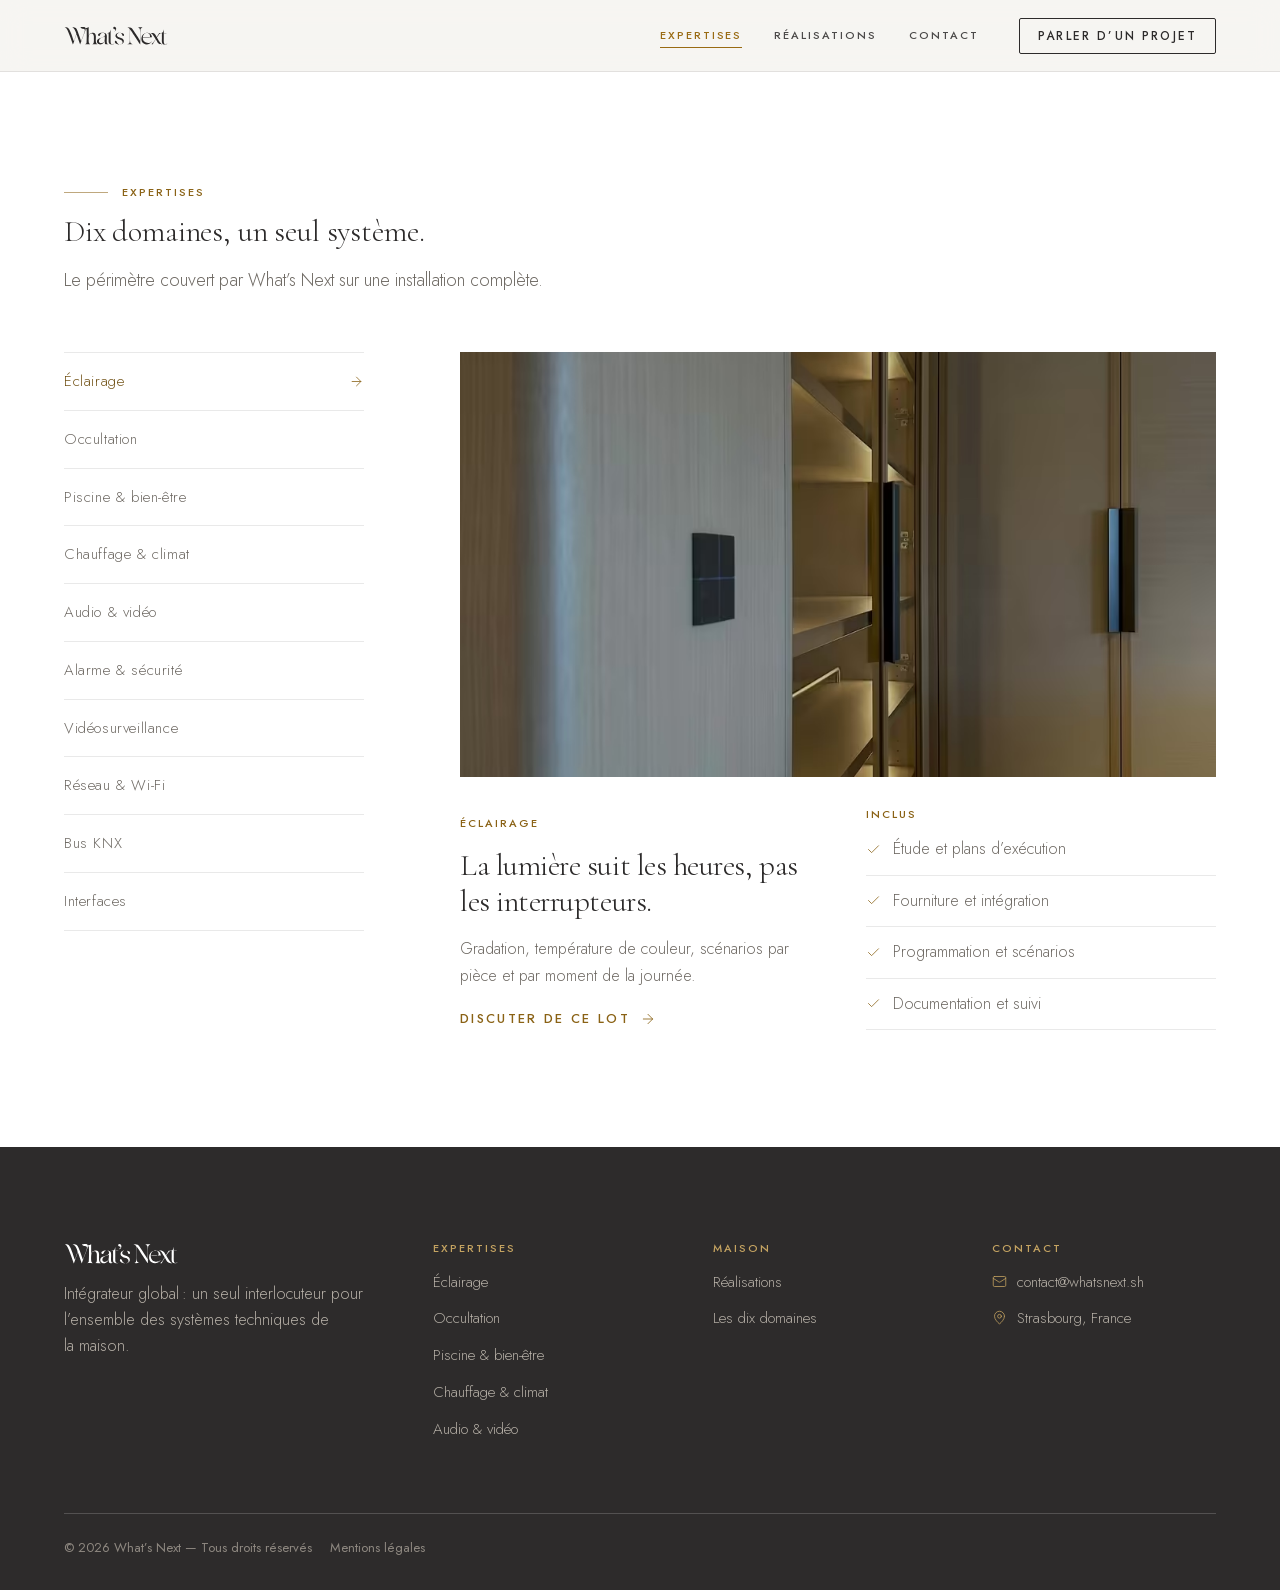
<file: docs/expertises/index.html>
<!doctype html>
<html lang="fr">
<head>
<meta charset="utf-8">
<meta name="viewport" content="width=device-width,initial-scale=1,viewport-fit=cover">
<title>Expertises — What&#x27;s Next</title>
<meta name="description" content="Dix domaines, un seul système : éclairage, occultation, piscine, chauffage, audio-vidéo, alarme, vidéosurveillance, réseau Wi-Fi, bus KNX, interfaces.">
<link rel="canonical" href="https://whatsnext.sh/expertises/">
<meta name="theme-color" content="#2D2B2B">
<meta property="og:type" content="website">
<meta property="og:locale" content="fr_FR">
<meta property="og:site_name" content="What's Next">
<meta property="og:title" content="Expertises — What&#x27;s Next">
<meta property="og:description" content="Dix domaines, un seul système : éclairage, occultation, piscine, chauffage, audio-vidéo, alarme, vidéosurveillance, réseau Wi-Fi, bus KNX, interfaces.">
<meta property="og:url" content="https://whatsnext.sh/expertises/">
<meta property="og:image" content="https://whatsnext.sh/assets/og.jpg">
<meta name="twitter:card" content="summary_large_image">
<link rel="icon" href="../favicon.svg" type="image/svg+xml">
<link rel="preload" href="../assets/fonts/cormorant.woff2" as="font" type="font/woff2" crossorigin>
<link rel="preload" href="../assets/fonts/jost.woff2" as="font" type="font/woff2" crossorigin>

<script>document.documentElement.classList.add("js")</script>
<style>@font-face{font-family:"Jost";src:url(../assets/fonts/jost.woff2) format("woff2");font-weight:300 500;font-style:normal;font-display:swap}@font-face{font-family:"Cormorant Garamond";src:url(../assets/fonts/cormorant.woff2) format("woff2");font-weight:300 400;font-style:normal;font-display:swap}@font-face{font-family:"Cormorant Garamond";src:url(../assets/fonts/cormorant-italic.woff2) format("woff2");font-weight:300 400;font-style:italic;font-display:swap}:root{--gold-50:#F7F1E4;--gold-100:#EDE0C6;--gold-200:#DCC494;--gold-300:#C4A361;--gold-400:#A36F0E;--gold-500:#996B13;--gold-600:#8A6215;--gold-700:#735419;--gold-800:#553E14;--ink-900:#1B1A19;--ink-800:#2D2B2B;--ink-700:#3C3938;--stone-500:#6E6963;--stone-400:#8E8880;--stone-300:#B5AFA6;--stone-200:#D8D3CB;--stone-100:#EAE6E0;--stone-50:#F3F1ED;--alabaster:#F7F5F2;--white:#fff;--critical-600:#8C3A2B;--text-primary:var(--ink-800);--text-secondary:var(--stone-500);--text-muted:var(--stone-400);--text-inverse-secondary:var(--stone-300);--surface-page:var(--alabaster);--surface-ink:var(--ink-800);--border-hairline:rgba(45,43,43,.10);--border-subtle:var(--stone-200);--border-strong:var(--ink-800);--border-inverse:rgba(255,255,255,.18);--overlay-protect:linear-gradient(to top,rgba(27,26,25,.78) 0%,rgba(27,26,25,.35) 42%,rgba(27,26,25,0) 100%);--font-display:"Cormorant Garamond","Times New Roman",Georgia,serif;--font-sans:"Jost","Helvetica Neue",Arial,sans-serif;--size-display-xl:clamp(2.75rem,6.5vw,6rem);--size-display-m:clamp(2.25rem,3.2vw,3.25rem);--size-display-s:clamp(1.75rem,2.4vw,2.375rem);--size-title:1.5rem;--size-subtitle:1.25rem;--size-body-l:1.125rem;--size-body-s:.9375rem;--size-caption:.8125rem;--size-label:.6875rem;--leading-display:1.04;--leading-heading:1.18;--leading-body:1.65;--leading-tight:1.35;--tracking-display:-.015em;--tracking-heading:-.005em;--tracking-label:.18em;--text-heading:300 var(--size-display-s)/var(--leading-heading) var(--font-display);--text-title:400 var(--size-title)/var(--leading-tight) var(--font-display);--text-body:300 1rem/var(--leading-body) var(--font-sans);--text-body-lead:300 var(--size-body-l)/var(--leading-body) var(--font-sans);--text-caption:400 var(--size-caption)/1.5 var(--font-sans);--text-eyebrow:500 var(--size-label)/1 var(--font-sans);--space-2:8px;--space-3:12px;--space-4:16px;--space-5:24px;--space-6:32px;--space-7:40px;--space-8:56px;--space-9:72px;--space-10:96px;--space-11:128px;--section-y:clamp(72px,9vw,160px);--gutter:clamp(20px,5vw,80px);--container-max:1320px;--grid-gap:clamp(16px,2vw,32px);--ease-standard:cubic-bezier(.22,.61,.36,1);--ease-entrance:cubic-bezier(.16,1,.3,1);--t-fast:160ms;--t-base:240ms;--t-reveal:760ms;--transition-control:color var(--t-fast) var(--ease-standard),background-color var(--t-fast) var(--ease-standard),border-color var(--t-fast) var(--ease-standard),opacity var(--t-fast) var(--ease-standard);--veil-light:rgba(247,245,242,.78);--blur-veil:saturate(120%) blur(14px);interpolate-size:allow-keywords}@media (prefers-reduced-motion:reduce){:root{--t-fast:0ms;--t-base:0ms;--t-reveal:0ms}html{scroll-behavior:auto!important}}*,*::before,*::after{box-sizing:border-box}html{-webkit-font-smoothing:antialiased;text-rendering:optimizeLegibility;-webkit-text-size-adjust:100%;scroll-behavior:smooth}body{margin:0;background:var(--surface-page);color:var(--text-primary);font:var(--text-body);text-wrap:pretty}h1,h2,h3{font-family:var(--font-display);font-weight:300;letter-spacing:var(--tracking-display);margin:0}p{margin:0 0 var(--space-4)}a{color:inherit;text-decoration:none}img{max-width:100%;display:block}::selection{background:var(--gold-100);color:var(--ink-900)}a:focus-visible,button:focus-visible,summary:focus-visible,[tabindex]:focus-visible{outline:1px solid var(--gold-500);outline-offset:3px}.sr-only{position:absolute!important;width:1px;height:1px;overflow:hidden;clip:rect(0 0 0 0);white-space:nowrap}.skip{position:absolute;left:var(--gutter);top:-60px;z-index:100;background:var(--ink-800);color:#fff;padding:10px 16px;font:var(--text-eyebrow);letter-spacing:var(--tracking-label);text-transform:uppercase}.skip:focus{top:12px}.link{color:var(--gold-600);border-bottom:1px solid rgba(138,98,21,.35);transition:var(--transition-control)}.link:hover{color:var(--gold-800);border-bottom-color:var(--gold-800)}.ico{flex:none}.section{padding:var(--section-y) var(--gutter);background:var(--surface-page)}.section--card{background:#fff}.section--ink{background:var(--surface-ink);color:#fff}.container{max-width:var(--container-max);margin:0 auto}.mt-8{margin-top:var(--space-8)}.mt-9{margin-top:var(--space-9)}.eyebrow{display:inline-flex;align-items:center;gap:14px;font:var(--text-eyebrow);letter-spacing:var(--tracking-label);text-transform:uppercase;color:var(--gold-600)}.eyebrow--rule::before{content:"";width:44px;height:1px;background:currentColor;opacity:.55}.eyebrow--inverse{color:rgba(255,255,255,.72)}.eyebrow--muted{color:var(--stone-400)}.sh{display:flex;flex-direction:column;align-items:flex-start;gap:var(--space-4)}.sh h1,.sh h2{font:var(--text-heading);letter-spacing:var(--tracking-heading);max-width:44ch}.sh p{margin:0;font:var(--text-body-lead);color:var(--text-secondary);max-width:44ch}.btn{display:inline-flex;align-items:center;justify-content:center;gap:10px;height:44px;padding:0 26px;font-family:var(--font-sans);font-size:.8125rem;font-weight:500;letter-spacing:var(--tracking-label);text-transform:uppercase;line-height:1;border-radius:2px;border:1px solid transparent;background:none;cursor:pointer;white-space:nowrap;transition:var(--transition-control),transform 90ms var(--ease-standard)}.btn:active{transform:scale(.985)}.btn--primary{background:var(--gold-600);color:#fff}.btn--primary:hover{background:var(--gold-800)}.btn--secondary{color:var(--ink-800);border-color:var(--ink-800)}.btn--secondary:hover{background:var(--ink-800);color:#fff}.btn--inverse{color:#fff;border-color:rgba(255,255,255,.55)}.btn--inverse:hover{background:#fff;color:var(--ink-800)}.btn--ghost{height:auto;padding:0 0 2px;color:var(--gold-600);border:0;border-bottom:1px solid transparent;border-radius:0}.btn--ghost:hover{color:var(--gold-800);border-bottom-color:currentColor}.btn--sm{height:36px;padding:0 18px;font-size:.75rem}.btn--lg{height:54px;padding:0 34px;font-size:.875rem}.btn[disabled]{background:var(--stone-200);color:var(--stone-400);cursor:progress}.btn-row{display:flex;gap:var(--space-4);flex-wrap:wrap;align-items:center}.site-header{position:sticky;top:0;z-index:40;height:72px;display:flex;align-items:center;gap:var(--space-7);padding:0 var(--gutter);color:var(--ink-800);background:var(--veil-light);-webkit-backdrop-filter:var(--blur-veil);backdrop-filter:var(--blur-veil);border-bottom:1px solid var(--border-hairline);transition:background-color var(--t-base) var(--ease-standard),border-color var(--t-base) var(--ease-standard),color var(--t-base) var(--ease-standard)}.logo{display:flex;align-items:center;color:inherit}.logo svg{height:20px;width:auto;display:block}.site-nav{display:flex;align-items:center;gap:var(--space-6);margin-left:auto}.site-nav a{font:var(--text-eyebrow);letter-spacing:var(--tracking-label);text-transform:uppercase;padding:6px 0;opacity:.85;border-bottom:1.5px solid transparent;transition:var(--transition-control)}.site-nav a:hover{opacity:1;border-bottom-color:var(--gold-500)}.site-nav a[aria-current]{color:var(--gold-500);border-bottom-color:var(--gold-500);opacity:1}.nav-toggle{display:none;align-items:center;justify-content:center;width:44px;height:44px;margin:0 -10px 0 auto;padding:0;border:0;background:none;color:inherit;cursor:pointer}.nav-toggle .ico-x{display:none}.menu-open .nav-toggle .ico-x{display:block}.menu-open .nav-toggle .ico-menu{display:none}.js .site-header.is-over:not(.is-scrolled){background:transparent;-webkit-backdrop-filter:none;backdrop-filter:none;border-bottom-color:transparent;color:#fff}.js .site-header.is-over:not(.is-scrolled) .header-cta{color:#fff;border-color:rgba(255,255,255,.55)}.js .site-header.is-over:not(.is-scrolled) .header-cta:hover{background:#fff;color:var(--ink-800)}.fab,.nav-cta{display:none}.site-footer{background:var(--surface-ink);color:var(--text-inverse-secondary);padding:var(--space-10) var(--gutter) var(--space-6)}.footer-grid{max-width:var(--container-max);margin:0 auto;display:grid;grid-template-columns:minmax(220px,1.4fr) repeat(3,minmax(150px,1fr));gap:var(--space-8)}.footer-grid .logo{color:#fff}.footer-grid .logo svg{height:22px}.footer-col{display:flex;flex-direction:column;gap:var(--space-4)}.footer-col p{margin:0;max-width:32ch}.footer-title{font:var(--text-eyebrow);letter-spacing:var(--tracking-label);text-transform:uppercase;color:var(--gold-300)}.footer-col ul{list-style:none;margin:0;padding:0;display:flex;flex-direction:column;gap:var(--space-3)}.footer-col li,.footer-col a{font-size:var(--size-body-s)}.footer-col a{transition:var(--transition-control)}.footer-col a:hover{color:#fff}.footer-contact{display:flex;gap:10px;align-items:flex-start}.footer-contact .ico{color:var(--gold-300);margin-top:4px}.footer-legal{max-width:var(--container-max);margin:var(--space-9) auto 0;padding-top:var(--space-5);border-top:1px solid var(--border-inverse);font:var(--text-caption);color:var(--stone-400);display:flex;gap:6px 18px;flex-wrap:wrap}.footer-legal a:hover{color:#fff}.cards{display:grid;grid-template-columns:repeat(3,1fr);gap:var(--grid-gap)}.card{display:flex;flex-direction:column;gap:var(--space-3);padding:var(--space-6);background:#fff;border:1px solid var(--border-subtle);transition:var(--transition-control),transform var(--t-base) var(--ease-standard)}a.card:hover{border-color:var(--border-strong);transform:translateY(-2px)}.card__eyebrow{font:var(--text-eyebrow);letter-spacing:var(--tracking-label);text-transform:uppercase;color:var(--gold-600)}.card h3{font:var(--text-title);letter-spacing:0}.card__body{color:var(--text-secondary)}.card__more{margin-top:auto;padding-top:var(--space-3);display:inline-flex;align-items:center;gap:8px;color:var(--gold-600);font:var(--text-eyebrow);letter-spacing:var(--tracking-label);text-transform:uppercase;transition:transform var(--t-base) var(--ease-standard)}a.card:hover .card__more{transform:translateX(3px)}.fig{margin:0;display:flex;flex-direction:column;gap:var(--space-3)}.fig__media{position:relative;overflow:hidden;background:var(--stone-100)}.fig__media img{position:absolute;inset:0;width:100%;height:100%;object-fit:cover}.fig figcaption{font:var(--text-caption);color:var(--text-muted)}.fig figcaption strong{font-weight:500;color:var(--text-primary)}.quote{margin:0;display:flex;flex-direction:column;gap:var(--space-5);max-width:30ch}.quote p{margin:0;font-family:var(--font-display);font-weight:300;font-style:italic;font-size:var(--size-display-s);line-height:var(--leading-heading);color:#fff}.quote footer{display:flex;flex-direction:column;gap:2px}.quote cite{font:var(--text-eyebrow);font-style:normal;letter-spacing:var(--tracking-label);text-transform:uppercase;color:rgba(255,255,255,.75)}.quote footer span{font:var(--text-caption);color:var(--text-inverse-secondary)}.stats{display:flex;gap:var(--space-9);flex-wrap:wrap}.stat{display:flex;flex-direction:column;gap:var(--space-2)}.stat b{font-family:var(--font-display);font-weight:300;font-size:var(--size-display-s);line-height:1;color:#fff}.stat span{font:var(--text-eyebrow);letter-spacing:var(--tracking-label);text-transform:uppercase;color:var(--text-inverse-secondary)}.acc{border-top:1px solid var(--border-hairline)}.acc details{border-bottom:1px solid var(--border-hairline)}.acc summary{list-style:none;cursor:pointer;display:flex;align-items:center;justify-content:space-between;gap:var(--space-5);padding:var(--space-5) 0;font-family:var(--font-display);font-size:var(--size-subtitle);font-weight:400;transition:var(--transition-control)}.acc summary::-webkit-details-marker{display:none}.acc summary .ico{color:var(--gold-600)}.acc summary .ico-minus,.acc details[open] summary .ico-plus{display:none}.acc details[open] summary .ico-minus{display:block}.acc details[open] summary{color:var(--gold-700)}.acc details p{margin:0;padding-bottom:var(--space-5);max-width:60ch;color:var(--text-secondary)}.acc details::details-content{block-size:0;overflow:hidden;transition:block-size var(--t-base) var(--ease-standard),content-visibility var(--t-base) allow-discrete}.acc details[open]::details-content{block-size:auto}.badges{display:flex;gap:8px;flex-wrap:wrap}.badge{display:inline-flex;align-items:center;height:24px;padding:0 10px;font-family:var(--font-sans);font-size:var(--size-label);font-weight:500;letter-spacing:var(--tracking-label);text-transform:uppercase;border-radius:999px;white-space:nowrap;color:var(--stone-500);border:1px solid var(--border-subtle)}.badge--accent{color:var(--gold-700);border-color:var(--gold-200);background:var(--gold-50)}.hero{position:relative;margin-top:-72px;padding-top:72px;min-height:max(600px,min(100svh,960px));display:flex;flex-direction:column;background:var(--surface-ink);color:#fff;overflow:hidden}.hero picture{position:absolute;inset:0}.hero img{width:100%;height:100%;object-fit:cover;object-position:50% 45%}.hero::after{content:"";position:absolute;inset:0;background:var(--overlay-protect)}.hero__inner{position:relative;z-index:1;margin-top:auto;padding:0 var(--gutter) var(--space-10)}.hero__content{max-width:var(--container-max);margin:0 auto;display:flex;flex-direction:column;gap:var(--space-6)}.hero h1{font-weight:300;font-size:var(--size-display-xl);line-height:var(--leading-display);color:#fff;max-width:16ch}.hero__lead{margin:0;font:var(--text-body-lead);color:rgba(255,255,255,.82);max-width:48ch}.hero .btn-row{margin-top:var(--space-3)}.band{display:grid;grid-template-columns:1.1fr 1fr;gap:var(--space-10);align-items:center}.projects{display:grid;grid-template-columns:repeat(3,1fr);gap:var(--grid-gap)}.proj{display:block}.proj .fig__media img{transition:transform 1.2s var(--ease-entrance)}.proj:hover .fig__media img{transform:scale(1.015)}.proj:hover figcaption strong{color:var(--gold-700)}.split{display:grid;grid-template-columns:.9fr 1.1fr;gap:var(--space-10);align-items:start}.cta-band{display:flex;justify-content:space-between;align-items:center;gap:var(--space-8);padding-top:var(--space-9);border-top:1px solid var(--border-hairline);flex-wrap:wrap}.cta-band h2{font:var(--text-heading);max-width:22ch}.xp{display:grid;grid-template-columns:300px 1fr;gap:var(--space-10);align-items:start}.xp-tabs{display:flex;flex-direction:column;border-top:1px solid var(--border-hairline);position:sticky;top:104px}.xp-tab{display:flex;align-items:center;justify-content:space-between;gap:12px;padding:var(--space-4) 0;border-bottom:1px solid var(--border-hairline);font-size:var(--size-body-s);letter-spacing:.04em;color:var(--text-secondary);transition:var(--transition-control)}.xp-tab:hover{color:var(--ink-800)}.xp-tab .ico{color:var(--gold-600);opacity:0;transition:opacity var(--t-fast)}.xp-tab[aria-selected=true]{color:var(--gold-700)}.xp-tab[aria-selected=true] .ico{opacity:1}.xp-panel{display:flex;flex-direction:column;gap:var(--space-6);scroll-margin-top:96px}.xp-panel+.xp-panel{margin-top:var(--space-10)}.js .xp-panel:not(.is-active){display:none}.js .xp-panel+.xp-panel{margin-top:0}.js .xp-panel.is-active{animation:fade var(--t-reveal) var(--ease-entrance)}@keyframes fade{from{opacity:0;transform:translateY(8px)}to{opacity:1;transform:none}}.xp-detail{display:grid;grid-template-columns:1fr 1fr;gap:var(--space-8)}.xp-detail h2{font:var(--text-heading);margin:var(--space-3) 0 var(--space-4)}.xp-detail p{color:var(--text-secondary);max-width:46ch}.xp-side{display:flex;flex-direction:column;gap:var(--space-4)}.checklist{list-style:none;margin:0;padding:0;display:flex;flex-direction:column;gap:var(--space-3)}.checklist li{display:flex;gap:12px;align-items:center;color:var(--text-secondary);border-bottom:1px solid var(--border-hairline);padding-bottom:var(--space-3)}.checklist .ico{color:var(--gold-600)}.back{display:inline-flex;align-items:center;gap:10px;font:var(--text-eyebrow);letter-spacing:var(--tracking-label);text-transform:uppercase;color:var(--stone-500);margin-bottom:var(--space-6);transition:var(--transition-control)}.back:hover{color:var(--gold-700)}.proj-head{display:grid;grid-template-columns:1.2fr 1fr;gap:var(--space-10);align-items:end}.proj-head h1{font-weight:300;font-size:var(--size-display-m);line-height:var(--leading-display)}.meta{margin:0;display:grid;grid-template-columns:1fr 1fr;gap:var(--space-5)}.meta dt{font:var(--text-eyebrow);letter-spacing:var(--tracking-label);text-transform:uppercase;color:var(--stone-400);margin-bottom:6px}.meta dd{margin:0;font:var(--text-body-lead)}.wide{background:#fff}.two{display:grid;grid-template-columns:1fr 1fr;gap:var(--space-10)}.two-figs{display:grid;grid-template-columns:1fr 1fr;gap:var(--grid-gap)}.lede{font:var(--text-body-lead);color:var(--text-secondary);margin-top:var(--space-5);max-width:46ch}.body-text{color:var(--text-secondary);max-width:46ch}.ink-row{display:flex;justify-content:space-between;align-items:center;gap:var(--space-8);flex-wrap:wrap}.ink-row h2{font:var(--text-heading);color:#fff;max-width:22ch}.next{display:flex;justify-content:space-between;align-items:center;gap:var(--space-5);padding:var(--space-6) 0;border-top:1px solid var(--border-hairline);border-bottom:1px solid var(--border-hairline)}.next strong{display:block;font-family:var(--font-display);font-weight:300;font-size:var(--size-display-s);line-height:1.1;margin-top:var(--space-3);transition:var(--transition-control)}.next:hover strong{color:var(--gold-700)}.next .ico{color:var(--gold-600)}.contact{display:grid;grid-template-columns:1fr 1fr;gap:var(--space-11);align-items:start}.contact hr{border:0;border-top:1px solid var(--border-hairline);margin:var(--space-7) 0}.contact-lines{display:flex;flex-direction:column;gap:var(--space-4);color:var(--text-secondary)}.contact-lines a,.contact-lines span{display:flex;gap:12px;align-items:center}.contact-lines .ico{color:var(--gold-600)}.form{display:grid;grid-template-columns:1fr 1fr;gap:var(--space-6)}.field{display:flex;flex-direction:column;gap:var(--space-2);min-width:0}.field--full,.form-foot,.form-error{grid-column:1/-1}.field__label{font:var(--text-eyebrow);letter-spacing:var(--tracking-label);text-transform:uppercase;color:var(--stone-500)}.field input,.field textarea,.field select{width:100%;height:44px;padding:0 2px;background:transparent;color:var(--text-primary);font:var(--text-body);border:0;border-bottom:1px solid var(--border-subtle);border-radius:0;outline:none;transition:var(--transition-control);-webkit-appearance:none;appearance:none}.field textarea{height:auto;padding:var(--space-3) 2px;resize:vertical;min-height:140px}.field input:focus,.field textarea:focus,.field select:focus{border-bottom-color:var(--gold-500)}.field input::placeholder,.field textarea::placeholder{color:var(--stone-400);opacity:1}.field input:user-invalid,.field textarea:user-invalid{border-bottom-color:var(--critical-600)}.select{position:relative;display:flex;align-items:center}.select select{padding-right:28px;cursor:pointer}.select select:has(option[value=""]:checked){color:var(--stone-400)}.select .ico{position:absolute;right:2px;pointer-events:none;color:var(--stone-500)}.field__hint{font:var(--text-caption);color:var(--text-muted)}.form-foot{display:flex;align-items:center;justify-content:space-between;gap:var(--space-6);flex-wrap:wrap}.check{position:relative;display:inline-flex;align-items:flex-start;gap:var(--space-3);cursor:pointer;max-width:40ch}.check input{position:absolute;opacity:0;width:18px;height:18px;margin:2px 0 0;cursor:pointer}.check__box{width:18px;height:18px;flex:none;margin-top:2px;display:grid;place-items:center;border:1px solid var(--border-subtle);border-radius:1px;color:#fff;transition:var(--transition-control)}.check__box .ico{opacity:0}.check input:checked+.check__box{background:var(--gold-600);border-color:var(--gold-600)}.check input:checked+.check__box .ico{opacity:1}.check input:focus-visible+.check__box{outline:1px solid var(--gold-500);outline-offset:3px}.check__label{font-size:var(--size-body-s);line-height:1.5;color:var(--text-secondary)}.hp{position:absolute!important;left:-9999px;width:1px;height:1px;overflow:hidden}.form-error{margin:0;color:var(--critical-600);font-size:var(--size-body-s)}.sent{border:1px solid var(--border-subtle);padding:var(--space-8);display:flex;flex-direction:column;align-items:flex-start;gap:var(--space-4)}.sent .ico{color:var(--gold-600)}.sent h2{font:var(--text-title)}.sent p{margin:0;color:var(--text-secondary)}.sent:focus{outline:none}.prose{max-width:720px}.prose h1{font:var(--text-heading);margin-bottom:var(--space-7)}.prose h2{font:var(--text-title);margin:var(--space-8) 0 var(--space-4)}.prose p,.prose li{color:var(--text-secondary)}.prose ul{padding-left:1.1em}.todo{background:var(--gold-50);color:var(--gold-800);padding:0 4px}.js .reveal{opacity:0;transform:translateY(14px);transition:opacity var(--t-reveal) var(--ease-entrance),transform var(--t-reveal) var(--ease-entrance);transition-delay:var(--d,0ms)}.js .reveal.is-in{opacity:1;transform:none}@media (max-width:1100px){.footer-grid{grid-template-columns:1fr 1fr}.contact{gap:var(--space-9)}}@media (max-width:899px){.site-nav{position:fixed;inset:72px 0 0;z-index:39;flex-direction:column;align-items:flex-start;gap:var(--space-5);margin:0;padding:var(--space-8) var(--gutter);background:var(--surface-page);color:var(--ink-800);opacity:0;visibility:hidden;transform:translateY(-8px);transition:opacity var(--t-base) var(--ease-standard),transform var(--t-base) var(--ease-standard),visibility 0s linear var(--t-base)}.site-nav a{font-family:var(--font-display);font-size:2.25rem;font-weight:300;letter-spacing:-.01em;text-transform:none;line-height:1.2;opacity:1}.site-nav a.nav-cta{display:inline-flex;margin-top:var(--space-5);height:44px;padding:0 26px;border:0;font:500 .8125rem/1 var(--font-sans);letter-spacing:var(--tracking-label);text-transform:uppercase;color:#fff}.menu-open .site-nav{opacity:1;visibility:visible;transform:none;transition-delay:0s}.menu-open{overflow:hidden}.menu-open .site-header,.js .menu-open .site-header.is-over{background:var(--surface-page)!important;-webkit-backdrop-filter:none!important;backdrop-filter:none!important;color:var(--ink-800)!important;border-bottom-color:var(--border-hairline)!important}.header-cta{display:none}.nav-toggle{display:inline-flex}.fab{display:inline-flex;position:fixed;right:16px;bottom:calc(16px + env(safe-area-inset-bottom));z-index:30;box-shadow:0 12px 32px -18px rgba(45,43,43,.5)}.menu-open .fab{display:none}.band,.split,.xp,.proj-head,.two,.contact{grid-template-columns:1fr}.band,.split,.proj-head,.two{gap:var(--space-8)}.cards{grid-template-columns:1fr 1fr}.projects{grid-auto-flow:column;grid-template-columns:none;grid-auto-columns:78%;overflow-x:auto;scroll-snap-type:x mandatory;margin:0 calc(var(--gutter)*-1);padding:0 var(--gutter);scrollbar-width:none}.projects::-webkit-scrollbar{display:none}.projects>*{scroll-snap-align:start}.xp{gap:var(--space-6)}.xp-tabs{position:sticky;top:72px;z-index:5;flex-direction:row;overflow-x:auto;gap:var(--space-5);border-top:0;border-bottom:1px solid var(--border-hairline);background:#fff;margin:0 calc(var(--gutter)*-1);padding:0 var(--gutter);scrollbar-width:none}.xp-tabs::-webkit-scrollbar{display:none}.xp-tab{flex:none;border-bottom:1.5px solid transparent;padding:var(--space-4) 0;white-space:nowrap}.xp-tab[aria-selected=true]{border-bottom-color:var(--gold-600)}.xp-tab .ico{display:none}.xp-panel{scroll-margin-top:140px}.xp-detail{grid-template-columns:1fr;gap:var(--space-6)}.wide .fig__media{aspect-ratio:4/3!important}}@media (max-width:600px){.cards,.footer-grid,.form{grid-template-columns:1fr}.hero__inner{padding-bottom:var(--space-9)}.hero .btn-row .btn{flex:1 1 100%}.stats{gap:var(--space-7)}}[hidden]{display:none!important}</style>

</head>
<body>
<svg width="0" height="0" style="position:absolute" aria-hidden="true"><symbol id="wn" viewBox="133.1 440.7 757.8 145.7" fill="currentColor"><path  d="M423.582 490.389c6.981 1.499 14.181 3.435 18.302 9.86 8.907 13.886-3.384 59.519 7.618 70.183 2.261 2.191 5.764 2.722 8.711 3.493-27.21.898-28.431 1.979-28.295-27.446-3.88 11.526-7.719 19.431-19.245 25.538-19.665 10.418-43.002-3.062-36.052-26.702 3.789-12.892 23.34-16.719 34.186-20.487 8.345-2.915 18.684-5.202 22.14-14.4 3.128-8.342-.771-13.497-7.162-18.507zm-30.49 72.625c5.812 3.565 10.436 3.471 16.867 1.907 21.72-5.283 21.023-29.258 20.184-46.439-.802-.58-.411-.471-1.086-.548-14.308 7.505-34.592 9.326-40.54 26.384-2.447 7.018-.677 13.49 4.575 18.696m377.95-5.736c-13.078 18.116-38.126 23.548-57.267 11.641-19.895-12.377-21.126-42.338-9.164-60.83 12.207-18.871 37.64-23.377 56.543-11.773 9.504 5.905 11.786 16.86 13.557 27.219a791 791 0 0 0-20.777.106l-46.216.259c.062 12.871 1.563 20.677 10.756 30.479 11.301 12.05 39.345 13.711 50.961 2.094zm-16.843-34.408c7.835-2.06 6.307-11.42 4.166-17.422-4.919-13.793-20.008-17.328-32.438-11.744-12.513 5.507-16.934 16.922-18.219 29.531 12.154-.968 34.389-.696 46.491-.365"/><path  d="M707.708 523.235c12.154-.968 34.389-.696 46.491-.365l-.265.771-46.216.259zm120.129-30.81c17.722.839 28.211-1.545 31.686-21.735.296-1.717.124-4.452 1.004-5.87.374 1.311-.034 26.045-.307 28.206l.252.972-.218 39.195c-.048 4.82-.198 9.753-.166 14.566.141 21.643 4.352 32.701 26.798 20.383-4.247 3.884-7.93 6.516-14.078 7.154-33.529 3.476-25.652-27.715-26.359-49.59-.28-8.678-.399-20.645.315-29.209q.102-1.218.241-2.433c-4.429-.231-9.868-.719-14.113.605-8.637 7.144-16.299 19.715-22.778 29.224 8.551 13.987 18.957 31.987 29.582 44.561 2.244 2.656 6.982 5.125 10.292 6.572-11.122-.954-23.932-.351-31.983-10.089-4.863-5.883-12.248-21.893-16.861-27.129-3.044 6.057-8.839 13.92-12.423 20.202-3.48 6.097-4.995 9.763-7.669 16.212-3.222.099-7.113-.067-10.39-.127 6.696-6.684 10.639-10.455 16.49-18.214 3.074-4.077 10.496-15.756 13.396-18.534-.925-3.777-10.458-17.707-13.063-21.947-7.78-12.663-11.113-20.114-26.053-24.257 6.52-.232 13.987-.505 20.466.734 13.477 2.576 20.264 19.098 26.671 29.534l.585.381c2.652-4.398 15.947-27.783 17.941-29.63zm-234.472-43.5c13.988 1.019 26.217-1.711 35.715 10.664 8.407 10.952 17.296 24.778 24.731 36.506 10.539 16.624 23.929 35.081 33.431 52.028-.491-12.531-.239-24.766-.127-37.156.098-10.915 1.399-36.218-1.368-46.425a19.05 19.05 0 0 0-5.432-8.867c-3.086-2.834-6.334-4.149-10.111-5.683 12.283-.527 23.11-.33 35.232-.578-5.124 3.289-14.441 8.904-15.089 15.719-3.474 36.536-.077 73.562-1.474 110.184-7.552-7.083-11.057-15.833-16.773-23.999-9.818-14.025-18.939-29.389-28.793-43.261-7.733-10.887-19.675-33.45-28.972-42.094l.206 4.73a2302 2302 0 0 0-.469 51.493c0 8.523.114 17.247.476 25.72.275 6.454 1.388 14.503 6.024 19.291 3.936 4.142 8.279 4.813 13.251 6.801-12.735-.091-27 .157-39.492-.13 4.876-1.722 13.663-4.186 15.432-9.231 4.178-11.913 2.802-29.175 2.82-41.688l.403-50.046c.007-3.42-.247-5.471-.654-8.856-5.605-9.971-8.386-11.164-18.967-15.122m-341.412-.662c11.967 2.052 21.933-2.337 32.891.873 3.392.993 5.234 5.019 6.448 8.224 9.023-2.94 13.492-4.271 21.719-8.896.011 19.668-.345 41.018.379 60.546l.44.307 1.373.34c-2.77 8.278-3.96 48.17.887 57.169 2.133 3.959 4.23 5.157 8.038 7.196-12.505-.017-25.327-.179-37.806-.019 4.217-2.296 9.057-4.654 10.624-9.599 2.308-7.281 2.24-82.449 1.235-93.658-.177-1.984-.549-3.767-1.555-5.507-1.408-2.437-3.242-4.652-4.997-6.847-.03 14.615-15.638 46.43-20.576 62.556l-1.087-1.624c.728-1.636 3.644-10.033 4.323-11.986 4.451-12.798 12.307-26.832 10.574-40.478-4.684-6.798-10.331-5.468-17.607-6.717-8.091-1.39-10.882-5.698-15.303-11.88m-62.349.857c9.912-.306 21.893-1.128 29.534 6.327 9.787 9.548 13.889 24.85 18.555 37.347 5.932 15.891 10.78 31.911 16.56 47.827.636 1.766 2.683 8.11 3.673 9.021l.672-1.102 1.44 1.363c-1.499 2.945-7.884 21.976-9.37 26.107-9.028-24.998-17.048-49.92-26.218-75.052a1711 1711 0 0 0-9.384 27.139l-.925-2.463c2.153-6.212 8.26-22.249 8.656-27.906.347-4.951-7.482-21.58-10.004-26.84-4.625-9.646-9.796-17.145-20.372-20.842a93 93 0 0 0-2.817-.926m-52.533.426c8.719-.13 11.328.097 20.039 1.424 21.415 3.26 43.715 96.456 48.467 99.242l1.492.778c-2.854 8.417-5.949 16.723-8.83 25.122-1.694-3.875-2.973-7.576-4.353-11.565-9.134-26.419-18.112-52.938-29.09-78.664-3.876-9.085-7.351-18.838-13.465-26.674-3.43-4.397-9.407-7.2-14.26-9.663M549.68 573.164c18.505-6.237 11.259-28.494-7.098-32.915-15.69-3.778-42.228-15.034-32.875-35.276 2.128-5.813 8.051-10.461 14.821-13.117 11.606-4.553 52.392-2.022 45.913 18.492-.668 2.115-6.74 4.838-9.103 2.687-8.491-12.569-5.248-24.182-25.931-22.119-3.85.384-13.083 3.711-14.862 7.608-14.021 30.711 45.591 20.846 48.579 47.782 1.917 17.29-6.383 23.11-18.399 28.029zm-229.784-73.707c8.306-8.353 30.3-14.111 38.871-4.04 16.673 19.591-5.923 65.094 18.356 78.662q-19.366.177-38.731-.139c5.555-2.862 9.295-4.947 11.164-11.468 2.596-9.056.995-18.595 1.08-27.877.091-9.986 1.642-21.59-3.148-30.84-5.496-10.613-18.629-9.921-26.844-2.701zm125.816-6.112c21.849-3.706 21.94-5.636 27.108-26.356l.268.277c-.067 4.848.229 22.168-.53 25.967l.17 1.101c-.254 10.556.399 22.12.087 32.992.326 10.34-.747 21.101.218 31.384 1.947 20.728 15.654 15.511 27.758 8.719-4.39 4.247-9.114 7.206-15.418 7.681-6.389.47-16.602-.264-21.454-4.843-7.162-6.759-5.238-21.795-5.5-30.679-.44-14.954.938-30.47-.248-45.249-4.054-.404-8.295-.591-12.459-.994m52.164-46.803c21.605-1.802 20.502 33.825-1.105 35.492 3.667-2.47 10.551-7.593 11.361-12.398.798-8.181-12.349-6.031-15.367-11.338-2.932-5.158 1.13-9.194 5.111-11.756m43.634 128.896c-6.94.58-15.868-1.378-22.295-3.924-6.23-2.468-17.552-8.824-15.96-16.863.594-3 4.346-8.705 8.203-7.042 6.233 2.818 7.291 11.937 10.549 17.333 3.563 5.769 9.825 8.039 15.889 9.935 1.161.184 2.462.423 3.614.561M409.886 491.27c-7.735.809-12.17 10.153-14.778 16.491-6.199 15.065-20.461.042-11.463-8.565 7.017-6.712 16.484-8.755 25.933-8.773z"/><path  d="m269.966 519.324 1.087 1.624c-3.578 8.932-7.987 19.878-11.015 28.955l-1.44-1.363a399 399 0 0 0 11.368-29.216m-55.825 6.31.925 2.463a534 534 0 0 0-7.997 22.893l-1.492-.778c2.32-4.097 6.694-19.237 8.564-24.578m258.417-32.401c2.82-.457 20.625-.829 22.434.263-1.458.979-18.872.869-22.264.838zm387.662-.207c3.403-.724 18.157-.622 21.572.278l-.385.209-.187-.283-.512.398c-6.281.58-13.814.385-20.236.37zm-450.642-2.603c4.159-.777 9.775-.42 14.004-.034l.203 1.532c-5.213-1.205-8.59-.898-13.899-.651zm-89.682 9.034.748 1.597c-2.688 2.974-3.976 4.697-5.441 8.603l-1.373-.34c2.217-4.422 2.986-6.019 6.066-9.86m218 75.42c4.017-.422 7.859-.723 11.784-1.713l1.045 1.171c-3.074.418-6.122.872-9.215 1.103-1.152-.138-2.453-.377-3.614-.561m231.539-18.404.419-.507c1.249-1.53 3.98-5.929 4.901-6.5-.425 2.869-2.168 5.307-3.713 7.812z"/></symbol></svg>
<a class="skip" href="#contenu">Aller au contenu</a>
<header class="site-header">
<a class="logo" href="../" aria-label="What's Next — accueil"><svg viewBox="0 0 757.8 145.7" width="104" height="20" role="img" aria-label="What's Next"><use href="#wn"/></svg></a>
<nav class="site-nav" id="menu" aria-label="Navigation principale"><a href="../expertises/" aria-current=page>Expertises</a><a href="../realisations/">Réalisations</a><a href="../contact/">Contact</a><a class="btn btn--primary nav-cta" href="../contact/">Parler d’un projet</a></nav>
<a class="btn btn--secondary btn--sm header-cta" href="../contact/">Parler d’un projet</a>
<button class="nav-toggle" type="button" aria-expanded="false" aria-controls="menu" aria-label="Menu"><svg class="ico ico-menu" width="22" height="22" viewBox="0 0 24 24" fill="none" stroke="currentColor" stroke-width="1.25" stroke-linecap="round" stroke-linejoin="round" aria-hidden="true"><path d="M4 6h16"/><path d="M4 12h16"/><path d="M4 18h16"/></svg><svg class="ico ico-x" width="22" height="22" viewBox="0 0 24 24" fill="none" stroke="currentColor" stroke-width="1.25" stroke-linecap="round" stroke-linejoin="round" aria-hidden="true"><path d="M18 6 6 18"/><path d="m6 6 12 12"/></svg></button>
</header>
<main id="contenu">
<section class="section section--card" style='padding-bottom:var(--space-8)'><div class="container"><header class="sh"><span class="eyebrow eyebrow--rule">Expertises</span><h1>Dix domaines, un seul système.</h1><p>Le périmètre couvert par What’s Next sur une installation complète.</p></header></div></section><section class="section section--card" style='padding-top:0'><div class="container"><div class="xp"><nav class="xp-tabs" role="tablist" aria-label="Domaines" aria-orientation="vertical"><a class="xp-tab" role="tab" id="tab-eclairage" href="#eclairage" aria-controls="eclairage" aria-selected="true" tabindex="0">Éclairage<svg class="ico ico-arrow-right" width="15" height="15" viewBox="0 0 24 24" fill="none" stroke="currentColor" stroke-width="1.25" stroke-linecap="round" stroke-linejoin="round" aria-hidden="true"><path d="M5 12h14"/><path d="m12 5 7 7-7 7"/></svg></a><a class="xp-tab" role="tab" id="tab-occultation" href="#occultation" aria-controls="occultation" aria-selected="false" tabindex="-1">Occultation<svg class="ico ico-arrow-right" width="15" height="15" viewBox="0 0 24 24" fill="none" stroke="currentColor" stroke-width="1.25" stroke-linecap="round" stroke-linejoin="round" aria-hidden="true"><path d="M5 12h14"/><path d="m12 5 7 7-7 7"/></svg></a><a class="xp-tab" role="tab" id="tab-piscine" href="#piscine" aria-controls="piscine" aria-selected="false" tabindex="-1">Piscine & bien-être<svg class="ico ico-arrow-right" width="15" height="15" viewBox="0 0 24 24" fill="none" stroke="currentColor" stroke-width="1.25" stroke-linecap="round" stroke-linejoin="round" aria-hidden="true"><path d="M5 12h14"/><path d="m12 5 7 7-7 7"/></svg></a><a class="xp-tab" role="tab" id="tab-chauffage" href="#chauffage" aria-controls="chauffage" aria-selected="false" tabindex="-1">Chauffage & climat<svg class="ico ico-arrow-right" width="15" height="15" viewBox="0 0 24 24" fill="none" stroke="currentColor" stroke-width="1.25" stroke-linecap="round" stroke-linejoin="round" aria-hidden="true"><path d="M5 12h14"/><path d="m12 5 7 7-7 7"/></svg></a><a class="xp-tab" role="tab" id="tab-audio" href="#audio" aria-controls="audio" aria-selected="false" tabindex="-1">Audio & vidéo<svg class="ico ico-arrow-right" width="15" height="15" viewBox="0 0 24 24" fill="none" stroke="currentColor" stroke-width="1.25" stroke-linecap="round" stroke-linejoin="round" aria-hidden="true"><path d="M5 12h14"/><path d="m12 5 7 7-7 7"/></svg></a><a class="xp-tab" role="tab" id="tab-securite" href="#securite" aria-controls="securite" aria-selected="false" tabindex="-1">Alarme & sécurité<svg class="ico ico-arrow-right" width="15" height="15" viewBox="0 0 24 24" fill="none" stroke="currentColor" stroke-width="1.25" stroke-linecap="round" stroke-linejoin="round" aria-hidden="true"><path d="M5 12h14"/><path d="m12 5 7 7-7 7"/></svg></a><a class="xp-tab" role="tab" id="tab-video" href="#video" aria-controls="video" aria-selected="false" tabindex="-1">Vidéosurveillance<svg class="ico ico-arrow-right" width="15" height="15" viewBox="0 0 24 24" fill="none" stroke="currentColor" stroke-width="1.25" stroke-linecap="round" stroke-linejoin="round" aria-hidden="true"><path d="M5 12h14"/><path d="m12 5 7 7-7 7"/></svg></a><a class="xp-tab" role="tab" id="tab-reseau" href="#reseau" aria-controls="reseau" aria-selected="false" tabindex="-1">Réseau & Wi-Fi<svg class="ico ico-arrow-right" width="15" height="15" viewBox="0 0 24 24" fill="none" stroke="currentColor" stroke-width="1.25" stroke-linecap="round" stroke-linejoin="round" aria-hidden="true"><path d="M5 12h14"/><path d="m12 5 7 7-7 7"/></svg></a><a class="xp-tab" role="tab" id="tab-knx" href="#knx" aria-controls="knx" aria-selected="false" tabindex="-1">Bus KNX<svg class="ico ico-arrow-right" width="15" height="15" viewBox="0 0 24 24" fill="none" stroke="currentColor" stroke-width="1.25" stroke-linecap="round" stroke-linejoin="round" aria-hidden="true"><path d="M5 12h14"/><path d="m12 5 7 7-7 7"/></svg></a><a class="xp-tab" role="tab" id="tab-interfaces" href="#interfaces" aria-controls="interfaces" aria-selected="false" tabindex="-1">Interfaces<svg class="ico ico-arrow-right" width="15" height="15" viewBox="0 0 24 24" fill="none" stroke="currentColor" stroke-width="1.25" stroke-linecap="round" stroke-linejoin="round" aria-hidden="true"><path d="M5 12h14"/><path d="m12 5 7 7-7 7"/></svg></a></nav><div><section class="xp-panel is-active" id="eclairage" role="tabpanel" aria-labelledby="tab-eclairage"><figure class="fig "><div class="fig__media" style="aspect-ratio:16 / 9"><picture><source type="image/avif" srcset="../assets/img/dressing-eclairage-360.avif 360w, ../assets/img/dressing-eclairage-640.avif 640w, ../assets/img/dressing-eclairage-960.avif 960w, ../assets/img/dressing-eclairage-1280.avif 1280w, ../assets/img/dressing-eclairage-1536.avif 1536w" sizes="(max-width: 899px) 100vw, 62vw"><img src="../assets/img/dressing-eclairage-960.webp" srcset="../assets/img/dressing-eclairage-360.webp 360w, ../assets/img/dressing-eclairage-640.webp 640w, ../assets/img/dressing-eclairage-960.webp 960w, ../assets/img/dressing-eclairage-1280.webp 1280w, ../assets/img/dressing-eclairage-1536.webp 1536w" sizes="(max-width: 899px) 100vw, 62vw" width="960" height="1280" alt="Dressing éclairé par une lumière graduée" loading="lazy" decoding="async"></picture></div></figure><div class="xp-detail"><div><span class="eyebrow">Éclairage</span><h2>La lumière suit les heures, pas les interrupteurs.</h2><p>Gradation, température de couleur, scénarios par pièce et par moment de la journée.</p><a class="btn btn--ghost" href="../contact/"><span>Discuter de ce lot</span><svg class="ico ico-arrow-right" width="16" height="16" viewBox="0 0 24 24" fill="none" stroke="currentColor" stroke-width="1.25" stroke-linecap="round" stroke-linejoin="round" aria-hidden="true"><path d="M5 12h14"/><path d="m12 5 7 7-7 7"/></svg></a></div><div class="xp-side"><span class="eyebrow">Inclus</span><ul class="checklist"><li><svg class="ico ico-check" width="15" height="15" viewBox="0 0 24 24" fill="none" stroke="currentColor" stroke-width="1.25" stroke-linecap="round" stroke-linejoin="round" aria-hidden="true"><path d="M20 6 9 17l-5-5"/></svg>Étude et plans d’exécution</li><li><svg class="ico ico-check" width="15" height="15" viewBox="0 0 24 24" fill="none" stroke="currentColor" stroke-width="1.25" stroke-linecap="round" stroke-linejoin="round" aria-hidden="true"><path d="M20 6 9 17l-5-5"/></svg>Fourniture et intégration</li><li><svg class="ico ico-check" width="15" height="15" viewBox="0 0 24 24" fill="none" stroke="currentColor" stroke-width="1.25" stroke-linecap="round" stroke-linejoin="round" aria-hidden="true"><path d="M20 6 9 17l-5-5"/></svg>Programmation et scénarios</li><li><svg class="ico ico-check" width="15" height="15" viewBox="0 0 24 24" fill="none" stroke="currentColor" stroke-width="1.25" stroke-linecap="round" stroke-linejoin="round" aria-hidden="true"><path d="M20 6 9 17l-5-5"/></svg>Documentation et suivi</li></ul></div></div></section><section class="xp-panel" id="occultation" role="tabpanel" aria-labelledby="tab-occultation"><figure class="fig "><div class="fig__media" style="aspect-ratio:16 / 9"><picture><source type="image/avif" srcset="../assets/img/bso-brise-soleil-360.avif 360w, ../assets/img/bso-brise-soleil-640.avif 640w, ../assets/img/bso-brise-soleil-960.avif 960w, ../assets/img/bso-brise-soleil-972.avif 972w" sizes="(max-width: 899px) 100vw, 62vw"><img src="../assets/img/bso-brise-soleil-960.webp" srcset="../assets/img/bso-brise-soleil-360.webp 360w, ../assets/img/bso-brise-soleil-640.webp 640w, ../assets/img/bso-brise-soleil-960.webp 960w, ../assets/img/bso-brise-soleil-972.webp 972w" sizes="(max-width: 899px) 100vw, 62vw" width="960" height="1185" alt="Façade équipée de brise-soleil orientables" loading="lazy" decoding="async"></picture></div></figure><div class="xp-detail"><div><span class="eyebrow">Occultation</span><h2>Volets et BSO orientés sur la course du soleil.</h2><p>Volets roulants et brise-soleil orientables motorisés, pilotés selon l’ensoleillement et la saison.</p><a class="btn btn--ghost" href="../contact/"><span>Discuter de ce lot</span><svg class="ico ico-arrow-right" width="16" height="16" viewBox="0 0 24 24" fill="none" stroke="currentColor" stroke-width="1.25" stroke-linecap="round" stroke-linejoin="round" aria-hidden="true"><path d="M5 12h14"/><path d="m12 5 7 7-7 7"/></svg></a></div><div class="xp-side"><span class="eyebrow">Inclus</span><ul class="checklist"><li><svg class="ico ico-check" width="15" height="15" viewBox="0 0 24 24" fill="none" stroke="currentColor" stroke-width="1.25" stroke-linecap="round" stroke-linejoin="round" aria-hidden="true"><path d="M20 6 9 17l-5-5"/></svg>Étude et plans d’exécution</li><li><svg class="ico ico-check" width="15" height="15" viewBox="0 0 24 24" fill="none" stroke="currentColor" stroke-width="1.25" stroke-linecap="round" stroke-linejoin="round" aria-hidden="true"><path d="M20 6 9 17l-5-5"/></svg>Fourniture et intégration</li><li><svg class="ico ico-check" width="15" height="15" viewBox="0 0 24 24" fill="none" stroke="currentColor" stroke-width="1.25" stroke-linecap="round" stroke-linejoin="round" aria-hidden="true"><path d="M20 6 9 17l-5-5"/></svg>Programmation et scénarios</li><li><svg class="ico ico-check" width="15" height="15" viewBox="0 0 24 24" fill="none" stroke="currentColor" stroke-width="1.25" stroke-linecap="round" stroke-linejoin="round" aria-hidden="true"><path d="M20 6 9 17l-5-5"/></svg>Documentation et suivi</li></ul></div></div></section><section class="xp-panel" id="piscine" role="tabpanel" aria-labelledby="tab-piscine"><figure class="fig "><div class="fig__media" style="aspect-ratio:16 / 9"><picture><source type="image/avif" srcset="../assets/img/piscine-interieure-360.avif 360w, ../assets/img/piscine-interieure-640.avif 640w, ../assets/img/piscine-interieure-960.avif 960w, ../assets/img/piscine-interieure-1200.avif 1200w" sizes="(max-width: 899px) 100vw, 62vw"><img src="../assets/img/piscine-interieure-960.webp" srcset="../assets/img/piscine-interieure-360.webp 360w, ../assets/img/piscine-interieure-640.webp 640w, ../assets/img/piscine-interieure-960.webp 960w, ../assets/img/piscine-interieure-1200.webp 1200w" sizes="(max-width: 899px) 100vw, 62vw" width="960" height="640" alt="Piscine intérieure éclairée" loading="lazy" decoding="async"></picture></div></figure><div class="xp-detail"><div><span class="eyebrow">Piscine & bien-être</span><h2>L’eau est prête avant qu’on y pense.</h2><p>Filtration, traitement, chauffage de l’eau, couverture et spa pilotés depuis la même interface que le reste de la maison.</p><a class="btn btn--ghost" href="../contact/"><span>Discuter de ce lot</span><svg class="ico ico-arrow-right" width="16" height="16" viewBox="0 0 24 24" fill="none" stroke="currentColor" stroke-width="1.25" stroke-linecap="round" stroke-linejoin="round" aria-hidden="true"><path d="M5 12h14"/><path d="m12 5 7 7-7 7"/></svg></a></div><div class="xp-side"><span class="eyebrow">Inclus</span><ul class="checklist"><li><svg class="ico ico-check" width="15" height="15" viewBox="0 0 24 24" fill="none" stroke="currentColor" stroke-width="1.25" stroke-linecap="round" stroke-linejoin="round" aria-hidden="true"><path d="M20 6 9 17l-5-5"/></svg>Étude et plans d’exécution</li><li><svg class="ico ico-check" width="15" height="15" viewBox="0 0 24 24" fill="none" stroke="currentColor" stroke-width="1.25" stroke-linecap="round" stroke-linejoin="round" aria-hidden="true"><path d="M20 6 9 17l-5-5"/></svg>Fourniture et intégration</li><li><svg class="ico ico-check" width="15" height="15" viewBox="0 0 24 24" fill="none" stroke="currentColor" stroke-width="1.25" stroke-linecap="round" stroke-linejoin="round" aria-hidden="true"><path d="M20 6 9 17l-5-5"/></svg>Programmation et scénarios</li><li><svg class="ico ico-check" width="15" height="15" viewBox="0 0 24 24" fill="none" stroke="currentColor" stroke-width="1.25" stroke-linecap="round" stroke-linejoin="round" aria-hidden="true"><path d="M20 6 9 17l-5-5"/></svg>Documentation et suivi</li></ul></div></div></section><section class="xp-panel" id="chauffage" role="tabpanel" aria-labelledby="tab-chauffage"><figure class="fig "><div class="fig__media" style="aspect-ratio:16 / 9"><picture><source type="image/avif" srcset="../assets/img/thermostat-360.avif 360w, ../assets/img/thermostat-640.avif 640w, ../assets/img/thermostat-960.avif 960w, ../assets/img/thermostat-1200.avif 1200w" sizes="(max-width: 899px) 100vw, 62vw"><img src="../assets/img/thermostat-960.webp" srcset="../assets/img/thermostat-360.webp 360w, ../assets/img/thermostat-640.webp 640w, ../assets/img/thermostat-960.webp 960w, ../assets/img/thermostat-1200.webp 1200w" sizes="(max-width: 899px) 100vw, 62vw" width="960" height="960" alt="Thermostat mural" loading="lazy" decoding="async"></picture></div></figure><div class="xp-detail"><div><span class="eyebrow">Chauffage & climat</span><h2>Chaque pièce à sa température, sans y toucher.</h2><p>Régulation pièce par pièce, pompe à chaleur, plancher chauffant et rafraîchissement asservis à la présence et à la saison.</p><a class="btn btn--ghost" href="../contact/"><span>Discuter de ce lot</span><svg class="ico ico-arrow-right" width="16" height="16" viewBox="0 0 24 24" fill="none" stroke="currentColor" stroke-width="1.25" stroke-linecap="round" stroke-linejoin="round" aria-hidden="true"><path d="M5 12h14"/><path d="m12 5 7 7-7 7"/></svg></a></div><div class="xp-side"><span class="eyebrow">Inclus</span><ul class="checklist"><li><svg class="ico ico-check" width="15" height="15" viewBox="0 0 24 24" fill="none" stroke="currentColor" stroke-width="1.25" stroke-linecap="round" stroke-linejoin="round" aria-hidden="true"><path d="M20 6 9 17l-5-5"/></svg>Étude et plans d’exécution</li><li><svg class="ico ico-check" width="15" height="15" viewBox="0 0 24 24" fill="none" stroke="currentColor" stroke-width="1.25" stroke-linecap="round" stroke-linejoin="round" aria-hidden="true"><path d="M20 6 9 17l-5-5"/></svg>Fourniture et intégration</li><li><svg class="ico ico-check" width="15" height="15" viewBox="0 0 24 24" fill="none" stroke="currentColor" stroke-width="1.25" stroke-linecap="round" stroke-linejoin="round" aria-hidden="true"><path d="M20 6 9 17l-5-5"/></svg>Programmation et scénarios</li><li><svg class="ico ico-check" width="15" height="15" viewBox="0 0 24 24" fill="none" stroke="currentColor" stroke-width="1.25" stroke-linecap="round" stroke-linejoin="round" aria-hidden="true"><path d="M20 6 9 17l-5-5"/></svg>Documentation et suivi</li></ul></div></div></section><section class="xp-panel" id="audio" role="tabpanel" aria-labelledby="tab-audio"><figure class="fig "><div class="fig__media" style="aspect-ratio:16 / 9"><picture><source type="image/avif" srcset="../assets/img/home-cinema-360.avif 360w, ../assets/img/home-cinema-640.avif 640w, ../assets/img/home-cinema-960.avif 960w, ../assets/img/home-cinema-1024.avif 1024w" sizes="(max-width: 899px) 100vw, 62vw"><img src="../assets/img/home-cinema-960.webp" srcset="../assets/img/home-cinema-360.webp 360w, ../assets/img/home-cinema-640.webp 640w, ../assets/img/home-cinema-960.webp 960w, ../assets/img/home-cinema-1024.webp 1024w" sizes="(max-width: 899px) 100vw, 62vw" width="960" height="1440" alt="Salle de home cinéma" loading="lazy" decoding="async"></picture></div></figure><div class="xp-detail"><div><span class="eyebrow">Audio & vidéo</span><h2>Le son suit la pièce, l’image reste invisible.</h2><p>Multiroom, home cinéma, intégration des enceintes et des écrans dans l’architecture.</p><a class="btn btn--ghost" href="../contact/"><span>Discuter de ce lot</span><svg class="ico ico-arrow-right" width="16" height="16" viewBox="0 0 24 24" fill="none" stroke="currentColor" stroke-width="1.25" stroke-linecap="round" stroke-linejoin="round" aria-hidden="true"><path d="M5 12h14"/><path d="m12 5 7 7-7 7"/></svg></a></div><div class="xp-side"><span class="eyebrow">Inclus</span><ul class="checklist"><li><svg class="ico ico-check" width="15" height="15" viewBox="0 0 24 24" fill="none" stroke="currentColor" stroke-width="1.25" stroke-linecap="round" stroke-linejoin="round" aria-hidden="true"><path d="M20 6 9 17l-5-5"/></svg>Étude et plans d’exécution</li><li><svg class="ico ico-check" width="15" height="15" viewBox="0 0 24 24" fill="none" stroke="currentColor" stroke-width="1.25" stroke-linecap="round" stroke-linejoin="round" aria-hidden="true"><path d="M20 6 9 17l-5-5"/></svg>Fourniture et intégration</li><li><svg class="ico ico-check" width="15" height="15" viewBox="0 0 24 24" fill="none" stroke="currentColor" stroke-width="1.25" stroke-linecap="round" stroke-linejoin="round" aria-hidden="true"><path d="M20 6 9 17l-5-5"/></svg>Programmation et scénarios</li><li><svg class="ico ico-check" width="15" height="15" viewBox="0 0 24 24" fill="none" stroke="currentColor" stroke-width="1.25" stroke-linecap="round" stroke-linejoin="round" aria-hidden="true"><path d="M20 6 9 17l-5-5"/></svg>Documentation et suivi</li></ul></div></div></section><section class="xp-panel" id="securite" role="tabpanel" aria-labelledby="tab-securite"><figure class="fig "><div class="fig__media" style="aspect-ratio:16 / 9"><picture><source type="image/avif" srcset="../assets/img/detecteur-alarme-360.avif 360w, ../assets/img/detecteur-alarme-602.avif 602w" sizes="(max-width: 899px) 100vw, 62vw"><img src="../assets/img/detecteur-alarme-602.webp" srcset="../assets/img/detecteur-alarme-360.webp 360w, ../assets/img/detecteur-alarme-602.webp 602w" sizes="(max-width: 899px) 100vw, 62vw" width="602" height="450" alt="Détecteur d&#x27;alarme discret au plafond" loading="lazy" decoding="async"></picture></div></figure><div class="xp-detail"><div><span class="eyebrow">Alarme & sécurité</span><h2>Une protection qui ne se remarque pas.</h2><p>Alarme, protection périmétrique, contrôle d’accès, supervision à distance.</p><a class="btn btn--ghost" href="../contact/"><span>Discuter de ce lot</span><svg class="ico ico-arrow-right" width="16" height="16" viewBox="0 0 24 24" fill="none" stroke="currentColor" stroke-width="1.25" stroke-linecap="round" stroke-linejoin="round" aria-hidden="true"><path d="M5 12h14"/><path d="m12 5 7 7-7 7"/></svg></a></div><div class="xp-side"><span class="eyebrow">Inclus</span><ul class="checklist"><li><svg class="ico ico-check" width="15" height="15" viewBox="0 0 24 24" fill="none" stroke="currentColor" stroke-width="1.25" stroke-linecap="round" stroke-linejoin="round" aria-hidden="true"><path d="M20 6 9 17l-5-5"/></svg>Étude et plans d’exécution</li><li><svg class="ico ico-check" width="15" height="15" viewBox="0 0 24 24" fill="none" stroke="currentColor" stroke-width="1.25" stroke-linecap="round" stroke-linejoin="round" aria-hidden="true"><path d="M20 6 9 17l-5-5"/></svg>Fourniture et intégration</li><li><svg class="ico ico-check" width="15" height="15" viewBox="0 0 24 24" fill="none" stroke="currentColor" stroke-width="1.25" stroke-linecap="round" stroke-linejoin="round" aria-hidden="true"><path d="M20 6 9 17l-5-5"/></svg>Programmation et scénarios</li><li><svg class="ico ico-check" width="15" height="15" viewBox="0 0 24 24" fill="none" stroke="currentColor" stroke-width="1.25" stroke-linecap="round" stroke-linejoin="round" aria-hidden="true"><path d="M20 6 9 17l-5-5"/></svg>Documentation et suivi</li></ul></div></div></section><section class="xp-panel" id="video" role="tabpanel" aria-labelledby="tab-video"><figure class="fig "><div class="fig__media" style="aspect-ratio:16 / 9"><picture><source type="image/avif" srcset="../assets/img/camera-videosurveillance-360.avif 360w, ../assets/img/camera-videosurveillance-571.avif 571w" sizes="(max-width: 899px) 100vw, 62vw"><img src="../assets/img/camera-videosurveillance-571.webp" srcset="../assets/img/camera-videosurveillance-360.webp 360w, ../assets/img/camera-videosurveillance-571.webp 571w" sizes="(max-width: 899px) 100vw, 62vw" width="571" height="1019" alt="Caméra de vidéosurveillance en façade" loading="lazy" decoding="async"></picture></div></figure><div class="xp-detail"><div><span class="eyebrow">Vidéosurveillance</span><h2>Des caméras qui comprennent ce qu’elles voient.</h2><p>Analyse par intelligence artificielle, alertes qualifiées, stockage local.</p><a class="btn btn--ghost" href="../contact/"><span>Discuter de ce lot</span><svg class="ico ico-arrow-right" width="16" height="16" viewBox="0 0 24 24" fill="none" stroke="currentColor" stroke-width="1.25" stroke-linecap="round" stroke-linejoin="round" aria-hidden="true"><path d="M5 12h14"/><path d="m12 5 7 7-7 7"/></svg></a></div><div class="xp-side"><span class="eyebrow">Inclus</span><ul class="checklist"><li><svg class="ico ico-check" width="15" height="15" viewBox="0 0 24 24" fill="none" stroke="currentColor" stroke-width="1.25" stroke-linecap="round" stroke-linejoin="round" aria-hidden="true"><path d="M20 6 9 17l-5-5"/></svg>Étude et plans d’exécution</li><li><svg class="ico ico-check" width="15" height="15" viewBox="0 0 24 24" fill="none" stroke="currentColor" stroke-width="1.25" stroke-linecap="round" stroke-linejoin="round" aria-hidden="true"><path d="M20 6 9 17l-5-5"/></svg>Fourniture et intégration</li><li><svg class="ico ico-check" width="15" height="15" viewBox="0 0 24 24" fill="none" stroke="currentColor" stroke-width="1.25" stroke-linecap="round" stroke-linejoin="round" aria-hidden="true"><path d="M20 6 9 17l-5-5"/></svg>Programmation et scénarios</li><li><svg class="ico ico-check" width="15" height="15" viewBox="0 0 24 24" fill="none" stroke="currentColor" stroke-width="1.25" stroke-linecap="round" stroke-linejoin="round" aria-hidden="true"><path d="M20 6 9 17l-5-5"/></svg>Documentation et suivi</li></ul></div></div></section><section class="xp-panel" id="reseau" role="tabpanel" aria-labelledby="tab-reseau"><figure class="fig "><div class="fig__media" style="aspect-ratio:16 / 9"><picture><source type="image/avif" srcset="../assets/img/baie-reseau-360.avif 360w, ../assets/img/baie-reseau-640.avif 640w, ../assets/img/baie-reseau-960.avif 960w, ../assets/img/baie-reseau-1200.avif 1200w" sizes="(max-width: 899px) 100vw, 62vw"><img src="../assets/img/baie-reseau-960.webp" srcset="../assets/img/baie-reseau-360.webp 360w, ../assets/img/baie-reseau-640.webp 640w, ../assets/img/baie-reseau-960.webp 960w, ../assets/img/baie-reseau-1200.webp 1200w" sizes="(max-width: 899px) 100vw, 62vw" width="960" height="720" alt="Baie réseau câblée et étiquetée" loading="lazy" decoding="async"></picture></div></figure><div class="xp-detail"><div><span class="eyebrow">Réseau & Wi-Fi</span><h2>Une couverture continue, d’un bout à l’autre.</h2><p>Réseau structuré, Wi-Fi unifié Unifi, séparation des usages et des invités.</p><a class="btn btn--ghost" href="../contact/"><span>Discuter de ce lot</span><svg class="ico ico-arrow-right" width="16" height="16" viewBox="0 0 24 24" fill="none" stroke="currentColor" stroke-width="1.25" stroke-linecap="round" stroke-linejoin="round" aria-hidden="true"><path d="M5 12h14"/><path d="m12 5 7 7-7 7"/></svg></a></div><div class="xp-side"><span class="eyebrow">Inclus</span><ul class="checklist"><li><svg class="ico ico-check" width="15" height="15" viewBox="0 0 24 24" fill="none" stroke="currentColor" stroke-width="1.25" stroke-linecap="round" stroke-linejoin="round" aria-hidden="true"><path d="M20 6 9 17l-5-5"/></svg>Étude et plans d’exécution</li><li><svg class="ico ico-check" width="15" height="15" viewBox="0 0 24 24" fill="none" stroke="currentColor" stroke-width="1.25" stroke-linecap="round" stroke-linejoin="round" aria-hidden="true"><path d="M20 6 9 17l-5-5"/></svg>Fourniture et intégration</li><li><svg class="ico ico-check" width="15" height="15" viewBox="0 0 24 24" fill="none" stroke="currentColor" stroke-width="1.25" stroke-linecap="round" stroke-linejoin="round" aria-hidden="true"><path d="M20 6 9 17l-5-5"/></svg>Programmation et scénarios</li><li><svg class="ico ico-check" width="15" height="15" viewBox="0 0 24 24" fill="none" stroke="currentColor" stroke-width="1.25" stroke-linecap="round" stroke-linejoin="round" aria-hidden="true"><path d="M20 6 9 17l-5-5"/></svg>Documentation et suivi</li></ul><div class="badges"><span class="badge badge--accent">Unifi</span></div></div></div></section><section class="xp-panel" id="knx" role="tabpanel" aria-labelledby="tab-knx"><figure class="fig "><div class="fig__media" style="aspect-ratio:16 / 9"><picture><source type="image/avif" srcset="../assets/img/ecran-mural-360.avif 360w, ../assets/img/ecran-mural-480.avif 480w" sizes="(max-width: 899px) 100vw, 62vw"><img src="../assets/img/ecran-mural-480.webp" srcset="../assets/img/ecran-mural-360.webp 360w, ../assets/img/ecran-mural-480.webp 480w" sizes="(max-width: 899px) 100vw, 62vw" width="480" height="640" alt="Écran de commande mural" loading="lazy" decoding="async"></picture></div></figure><div class="xp-detail"><div><span class="eyebrow">Bus KNX</span><h2>Le standard qui relie tous les lots.</h2><p>Armoires techniques, modules d’entrée/sortie, programmation et documentation de l’installation.</p><a class="btn btn--ghost" href="../contact/"><span>Discuter de ce lot</span><svg class="ico ico-arrow-right" width="16" height="16" viewBox="0 0 24 24" fill="none" stroke="currentColor" stroke-width="1.25" stroke-linecap="round" stroke-linejoin="round" aria-hidden="true"><path d="M5 12h14"/><path d="m12 5 7 7-7 7"/></svg></a></div><div class="xp-side"><span class="eyebrow">Inclus</span><ul class="checklist"><li><svg class="ico ico-check" width="15" height="15" viewBox="0 0 24 24" fill="none" stroke="currentColor" stroke-width="1.25" stroke-linecap="round" stroke-linejoin="round" aria-hidden="true"><path d="M20 6 9 17l-5-5"/></svg>Étude et plans d’exécution</li><li><svg class="ico ico-check" width="15" height="15" viewBox="0 0 24 24" fill="none" stroke="currentColor" stroke-width="1.25" stroke-linecap="round" stroke-linejoin="round" aria-hidden="true"><path d="M20 6 9 17l-5-5"/></svg>Fourniture et intégration</li><li><svg class="ico ico-check" width="15" height="15" viewBox="0 0 24 24" fill="none" stroke="currentColor" stroke-width="1.25" stroke-linecap="round" stroke-linejoin="round" aria-hidden="true"><path d="M20 6 9 17l-5-5"/></svg>Programmation et scénarios</li><li><svg class="ico ico-check" width="15" height="15" viewBox="0 0 24 24" fill="none" stroke="currentColor" stroke-width="1.25" stroke-linecap="round" stroke-linejoin="round" aria-hidden="true"><path d="M20 6 9 17l-5-5"/></svg>Documentation et suivi</li></ul><div class="badges"><span class="badge badge--accent">KNX</span></div></div></div></section><section class="xp-panel" id="interfaces" role="tabpanel" aria-labelledby="tab-interfaces"><figure class="fig "><div class="fig__media" style="aspect-ratio:16 / 9"><picture><source type="image/avif" srcset="../assets/img/clavier-basalte-360.avif 360w, ../assets/img/clavier-basalte-640.avif 640w, ../assets/img/clavier-basalte-960.avif 960w, ../assets/img/clavier-basalte-1280.avif 1280w, ../assets/img/clavier-basalte-1600.avif 1600w" sizes="(max-width: 899px) 100vw, 62vw"><img src="../assets/img/clavier-basalte-960.webp" srcset="../assets/img/clavier-basalte-360.webp 360w, ../assets/img/clavier-basalte-640.webp 640w, ../assets/img/clavier-basalte-960.webp 960w, ../assets/img/clavier-basalte-1280.webp 1280w, ../assets/img/clavier-basalte-1600.webp 1600w" sizes="(max-width: 899px) 100vw, 62vw" width="960" height="1273" alt="Clavier mural Basalte" loading="lazy" decoding="async"></picture></div></figure><div class="xp-detail"><div><span class="eyebrow">Interfaces</span><h2>Des commandes dessinées pour le mur qui les reçoit.</h2><p>Claviers et écrans Basalte et équivalents, finitions accordées à l’architecture intérieure.</p><a class="btn btn--ghost" href="../contact/"><span>Discuter de ce lot</span><svg class="ico ico-arrow-right" width="16" height="16" viewBox="0 0 24 24" fill="none" stroke="currentColor" stroke-width="1.25" stroke-linecap="round" stroke-linejoin="round" aria-hidden="true"><path d="M5 12h14"/><path d="m12 5 7 7-7 7"/></svg></a></div><div class="xp-side"><span class="eyebrow">Inclus</span><ul class="checklist"><li><svg class="ico ico-check" width="15" height="15" viewBox="0 0 24 24" fill="none" stroke="currentColor" stroke-width="1.25" stroke-linecap="round" stroke-linejoin="round" aria-hidden="true"><path d="M20 6 9 17l-5-5"/></svg>Étude et plans d’exécution</li><li><svg class="ico ico-check" width="15" height="15" viewBox="0 0 24 24" fill="none" stroke="currentColor" stroke-width="1.25" stroke-linecap="round" stroke-linejoin="round" aria-hidden="true"><path d="M20 6 9 17l-5-5"/></svg>Fourniture et intégration</li><li><svg class="ico ico-check" width="15" height="15" viewBox="0 0 24 24" fill="none" stroke="currentColor" stroke-width="1.25" stroke-linecap="round" stroke-linejoin="round" aria-hidden="true"><path d="M20 6 9 17l-5-5"/></svg>Programmation et scénarios</li><li><svg class="ico ico-check" width="15" height="15" viewBox="0 0 24 24" fill="none" stroke="currentColor" stroke-width="1.25" stroke-linecap="round" stroke-linejoin="round" aria-hidden="true"><path d="M20 6 9 17l-5-5"/></svg>Documentation et suivi</li></ul><div class="badges"><span class="badge badge--accent">Basalte</span></div></div></div></section></div></div></div></section>
</main>
<footer class="site-footer">
<div class="footer-grid">
<div class="footer-col"><a class="logo" href="../" aria-label="What's Next — accueil"><svg viewBox="0 0 757.8 145.7" width="104" height="20" role="img" aria-label="What's Next"><use href="#wn"/></svg></a>
<p>Intégrateur global : un seul interlocuteur pour l’ensemble des systèmes techniques de la maison.</p></div>
<div class="footer-col"><span class="footer-title">Expertises</span><ul><li><a href="../expertises/#eclairage">Éclairage</a></li><li><a href="../expertises/#occultation">Occultation</a></li><li><a href="../expertises/#piscine">Piscine & bien-être</a></li><li><a href="../expertises/#chauffage">Chauffage & climat</a></li><li><a href="../expertises/#audio">Audio & vidéo</a></li></ul></div>
<div class="footer-col"><span class="footer-title">Maison</span><ul>
<li><a href="../realisations/">Réalisations</a></li><li><a href="../expertises/">Les dix domaines</a></li></ul></div>
<div class="footer-col"><span class="footer-title">Contact</span><ul>
<li><a class="footer-contact" href="mailto:contact@whatsnext.sh"><svg class="ico ico-mail" width="15" height="15" viewBox="0 0 24 24" fill="none" stroke="currentColor" stroke-width="1.25" stroke-linecap="round" stroke-linejoin="round" aria-hidden="true"><path d="m22 7-8.991 5.727a2 2 0 0 1-2.009 0L2 7"/><rect x="2" y="4" width="20" height="16" rx="2"/></svg>contact@whatsnext.sh</a></li>
<li><span class="footer-contact"><svg class="ico ico-map-pin" width="15" height="15" viewBox="0 0 24 24" fill="none" stroke="currentColor" stroke-width="1.25" stroke-linecap="round" stroke-linejoin="round" aria-hidden="true"><path d="M20 10c0 4.993-5.539 10.193-7.399 11.799a1 1 0 0 1-1.202 0C9.539 20.193 4 14.993 4 10a8 8 0 0 1 16 0"/><circle cx="12" cy="10" r="3"/></svg>Strasbourg, France</span></li></ul></div>
</div>
<div class="footer-legal"><span>© 2026 What’s Next — Tous droits réservés</span><a href="../mentions-legales/">Mentions légales</a></div>
</footer>
<a class="btn btn--primary btn--sm fab" href="../contact/"><svg class="ico ico-mail" width="16" height="16" viewBox="0 0 24 24" fill="none" stroke="currentColor" stroke-width="1.25" stroke-linecap="round" stroke-linejoin="round" aria-hidden="true"><path d="m22 7-8.991 5.727a2 2 0 0 1-2.009 0L2 7"/><rect x="2" y="4" width="20" height="16" rx="2"/></svg><span>Contact</span></a>
<script>(() => {
const d = document, h = d.documentElement;
const $ = (s, c = d) => c.querySelector(s);
const $$ = (s, c = d) => [...c.querySelectorAll(s)];
const hd = $(".site-header");
if (hd && hd.classList.contains("is-over")) {
const f = () => hd.classList.toggle("is-scrolled", scrollY > 24);
f();
addEventListener("scroll", f, { passive: true });
}
const t = $(".nav-toggle");
if (t) {
const set = o => { h.classList.toggle("menu-open", o); t.setAttribute("aria-expanded", o); };
t.addEventListener("click", () => set(!h.classList.contains("menu-open")));
$$(".site-nav a").forEach(a => a.addEventListener("click", () => set(false)));
addEventListener("keydown", e => { if (e.key === "Escape" && h.classList.contains("menu-open")) { set(false); t.focus(); } });
matchMedia("(min-width:900px)").addEventListener("change", () => set(false));
}
const tabs = $$("[role=tab]");
if (tabs.length) {
const sel = (id, keep) => {
const tab = tabs.find(x => x.hash === "#" + id);
if (!tab) return false;
tabs.forEach(x => {
const on = x === tab;
x.setAttribute("aria-selected", on);
x.tabIndex = on ? 0 : -1;
$(x.hash).classList.toggle("is-active", on);
});
tab.scrollIntoView({ block: "nearest", inline: "nearest" });
if (!keep) history.replaceState(null, "", "#" + id);
return true;
};
tabs.forEach((x, i) => {
x.addEventListener("click", e => { e.preventDefault(); sel(x.hash.slice(1)); });
x.addEventListener("keydown", e => {
const n = tabs.length, k = e.key;
const j = k === "ArrowDown" || k === "ArrowRight" ? (i + 1) % n : k === "ArrowUp" || k === "ArrowLeft" ? (i - 1 + n) % n : null;
if (j !== null) { e.preventDefault(); tabs[j].focus(); sel(tabs[j].hash.slice(1)); }
});
});
const fromHash = () => { const id = location.hash.slice(1); if (id) sel(id, true); };
fromHash();
addEventListener("hashchange", fromHash);
}
const rv = $$(".reveal");
if ("IntersectionObserver" in window) {
const io = new IntersectionObserver(es => es.forEach(e => {
if (e.isIntersecting) { e.target.classList.add("is-in"); io.unobserve(e.target); }
}), { rootMargin: "0px 0px -6% 0px" });
rv.forEach(el => io.observe(el));
} else rv.forEach(el => el.classList.add("is-in"));
const f = $("form[data-gform]");
if (f) {
const ok = $("#form-ok"), err = $(".form-error", f), b = $("button[type=submit]", f), lbl = $("span", b);
f.addEventListener("submit", async e => {
e.preventDefault();
if ($(".hp input", f).value) { f.hidden = true; ok.hidden = false; return; }
const data = new URLSearchParams();
$$("[name^='entry.']", f).forEach(i => data.append(i.name, i.value.trim()));
b.disabled = true; err.hidden = true;
const old = lbl.textContent; lbl.textContent = "Envoi…";
try {
await fetch(f.action, { method: "POST", mode: "no-cors", body: data });
f.reset(); f.hidden = true; ok.hidden = false; ok.focus();
} catch (_) { err.hidden = false; }
finally { b.disabled = false; lbl.textContent = old; }
});
$("#form-reset").addEventListener("click", () => { ok.hidden = true; f.hidden = false; $("input", f).focus(); });
}
})();</script>
</body>
</html>
</file>
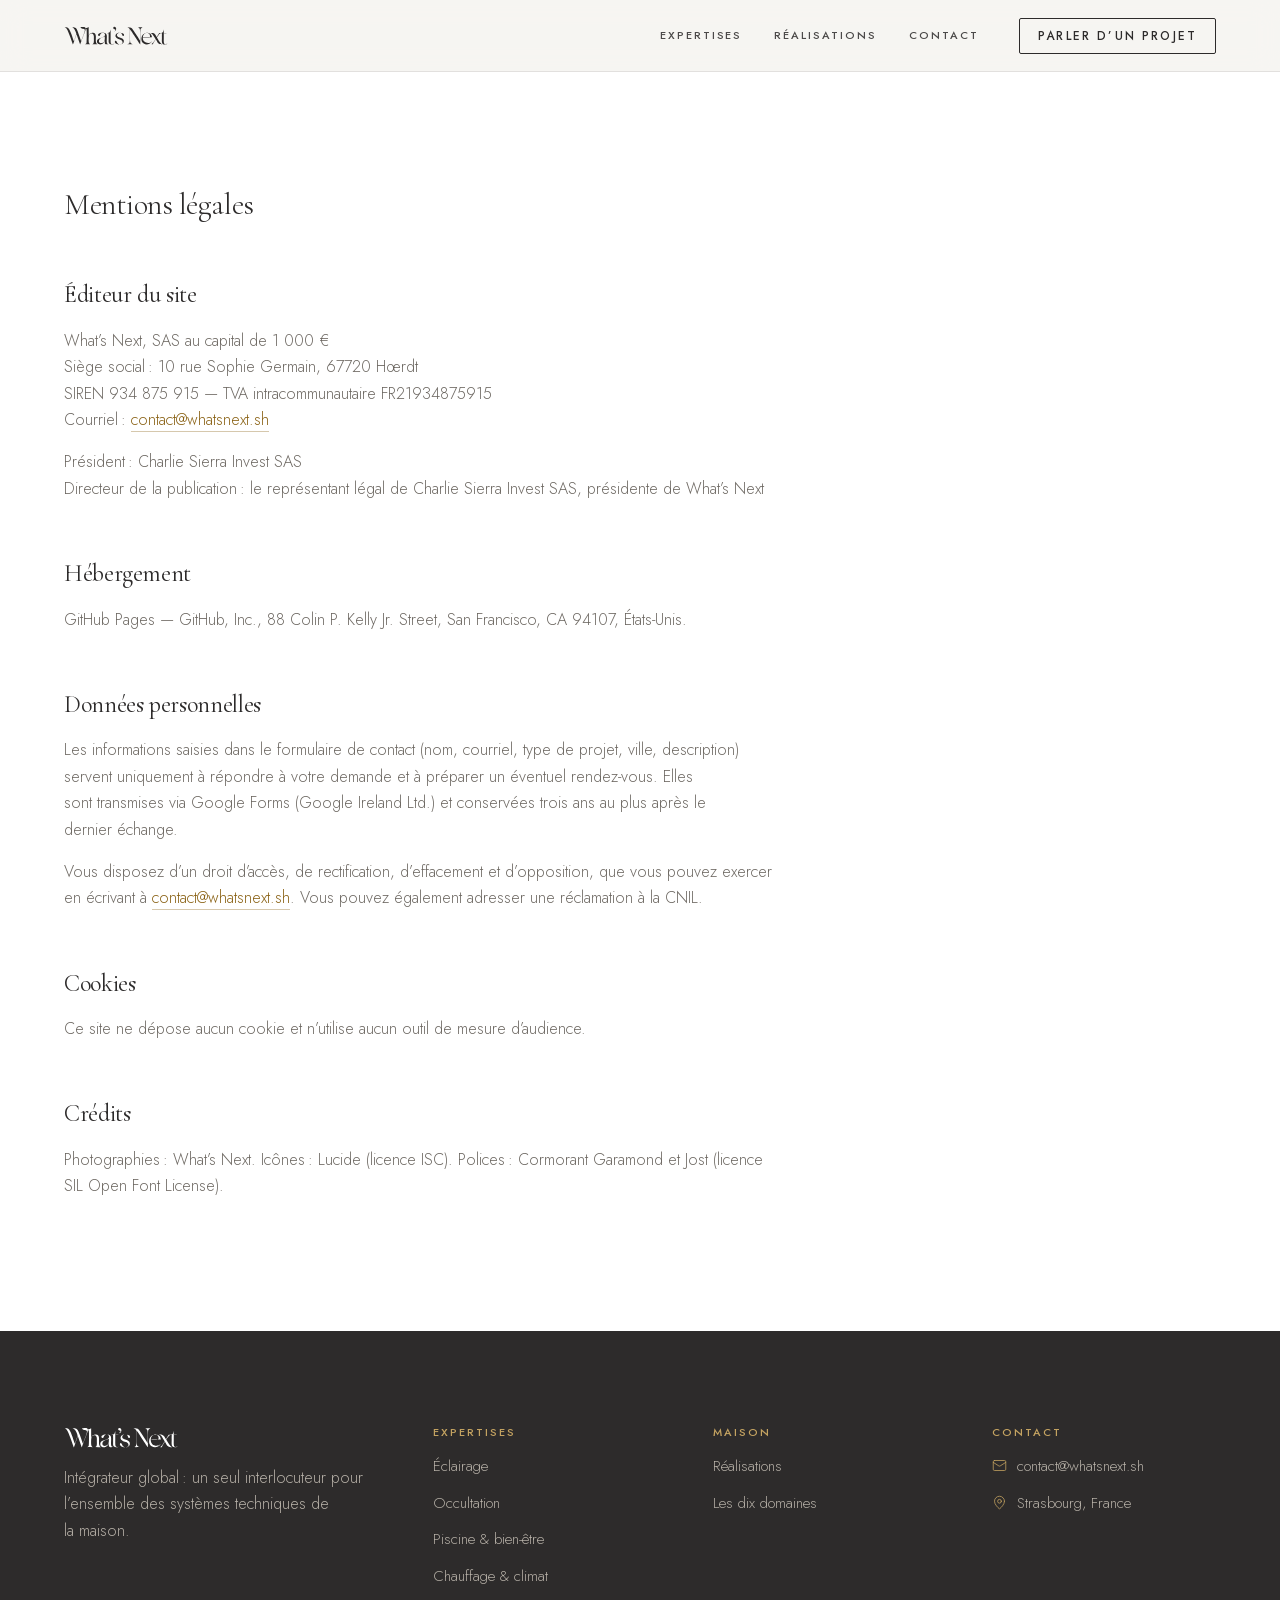
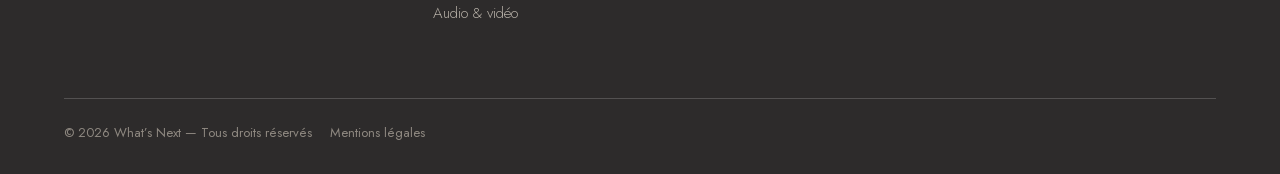
<file: docs/mentions-legales/index.html>
<!doctype html>
<html lang="fr">
<head>
<meta charset="utf-8">
<meta name="viewport" content="width=device-width,initial-scale=1,viewport-fit=cover">
<title>Mentions légales — What&#x27;s Next</title>
<meta name="description" content="Mentions légales et données personnelles du site What&#x27;s Next.">
<link rel="canonical" href="https://whatsnext.sh/mentions-legales/">
<meta name="theme-color" content="#2D2B2B">
<meta property="og:type" content="website">
<meta property="og:locale" content="fr_FR">
<meta property="og:site_name" content="What's Next">
<meta property="og:title" content="Mentions légales — What&#x27;s Next">
<meta property="og:description" content="Mentions légales et données personnelles du site What&#x27;s Next.">
<meta property="og:url" content="https://whatsnext.sh/mentions-legales/">
<meta property="og:image" content="https://whatsnext.sh/assets/og.jpg">
<meta name="twitter:card" content="summary_large_image">
<link rel="icon" href="../favicon.svg" type="image/svg+xml">
<link rel="preload" href="../assets/fonts/cormorant.woff2" as="font" type="font/woff2" crossorigin>
<link rel="preload" href="../assets/fonts/jost.woff2" as="font" type="font/woff2" crossorigin>

<script>document.documentElement.classList.add("js")</script>
<style>@font-face{font-family:"Jost";src:url(../assets/fonts/jost.woff2) format("woff2");font-weight:300 500;font-style:normal;font-display:swap}@font-face{font-family:"Cormorant Garamond";src:url(../assets/fonts/cormorant.woff2) format("woff2");font-weight:300 400;font-style:normal;font-display:swap}@font-face{font-family:"Cormorant Garamond";src:url(../assets/fonts/cormorant-italic.woff2) format("woff2");font-weight:300 400;font-style:italic;font-display:swap}:root{--gold-50:#F7F1E4;--gold-100:#EDE0C6;--gold-200:#DCC494;--gold-300:#C4A361;--gold-400:#A36F0E;--gold-500:#996B13;--gold-600:#8A6215;--gold-700:#735419;--gold-800:#553E14;--ink-900:#1B1A19;--ink-800:#2D2B2B;--ink-700:#3C3938;--stone-500:#6E6963;--stone-400:#8E8880;--stone-300:#B5AFA6;--stone-200:#D8D3CB;--stone-100:#EAE6E0;--stone-50:#F3F1ED;--alabaster:#F7F5F2;--white:#fff;--critical-600:#8C3A2B;--text-primary:var(--ink-800);--text-secondary:var(--stone-500);--text-muted:var(--stone-400);--text-inverse-secondary:var(--stone-300);--surface-page:var(--alabaster);--surface-ink:var(--ink-800);--border-hairline:rgba(45,43,43,.10);--border-subtle:var(--stone-200);--border-strong:var(--ink-800);--border-inverse:rgba(255,255,255,.18);--overlay-protect:linear-gradient(to top,rgba(27,26,25,.78) 0%,rgba(27,26,25,.35) 42%,rgba(27,26,25,0) 100%);--font-display:"Cormorant Garamond","Times New Roman",Georgia,serif;--font-sans:"Jost","Helvetica Neue",Arial,sans-serif;--size-display-xl:clamp(2.75rem,6.5vw,6rem);--size-display-m:clamp(2.25rem,3.2vw,3.25rem);--size-display-s:clamp(1.75rem,2.4vw,2.375rem);--size-title:1.5rem;--size-subtitle:1.25rem;--size-body-l:1.125rem;--size-body-s:.9375rem;--size-caption:.8125rem;--size-label:.6875rem;--leading-display:1.04;--leading-heading:1.18;--leading-body:1.65;--leading-tight:1.35;--tracking-display:-.015em;--tracking-heading:-.005em;--tracking-label:.18em;--text-heading:300 var(--size-display-s)/var(--leading-heading) var(--font-display);--text-title:400 var(--size-title)/var(--leading-tight) var(--font-display);--text-body:300 1rem/var(--leading-body) var(--font-sans);--text-body-lead:300 var(--size-body-l)/var(--leading-body) var(--font-sans);--text-caption:400 var(--size-caption)/1.5 var(--font-sans);--text-eyebrow:500 var(--size-label)/1 var(--font-sans);--space-2:8px;--space-3:12px;--space-4:16px;--space-5:24px;--space-6:32px;--space-7:40px;--space-8:56px;--space-9:72px;--space-10:96px;--space-11:128px;--section-y:clamp(72px,9vw,160px);--gutter:clamp(20px,5vw,80px);--container-max:1320px;--grid-gap:clamp(16px,2vw,32px);--ease-standard:cubic-bezier(.22,.61,.36,1);--ease-entrance:cubic-bezier(.16,1,.3,1);--t-fast:160ms;--t-base:240ms;--t-reveal:760ms;--transition-control:color var(--t-fast) var(--ease-standard),background-color var(--t-fast) var(--ease-standard),border-color var(--t-fast) var(--ease-standard),opacity var(--t-fast) var(--ease-standard);--veil-light:rgba(247,245,242,.78);--blur-veil:saturate(120%) blur(14px);interpolate-size:allow-keywords}@media (prefers-reduced-motion:reduce){:root{--t-fast:0ms;--t-base:0ms;--t-reveal:0ms}html{scroll-behavior:auto!important}}*,*::before,*::after{box-sizing:border-box}html{-webkit-font-smoothing:antialiased;text-rendering:optimizeLegibility;-webkit-text-size-adjust:100%;scroll-behavior:smooth}body{margin:0;background:var(--surface-page);color:var(--text-primary);font:var(--text-body);text-wrap:pretty}h1,h2,h3{font-family:var(--font-display);font-weight:300;letter-spacing:var(--tracking-display);margin:0}p{margin:0 0 var(--space-4)}a{color:inherit;text-decoration:none}img{max-width:100%;display:block}::selection{background:var(--gold-100);color:var(--ink-900)}a:focus-visible,button:focus-visible,summary:focus-visible,[tabindex]:focus-visible{outline:1px solid var(--gold-500);outline-offset:3px}.sr-only{position:absolute!important;width:1px;height:1px;overflow:hidden;clip:rect(0 0 0 0);white-space:nowrap}.skip{position:absolute;left:var(--gutter);top:-60px;z-index:100;background:var(--ink-800);color:#fff;padding:10px 16px;font:var(--text-eyebrow);letter-spacing:var(--tracking-label);text-transform:uppercase}.skip:focus{top:12px}.link{color:var(--gold-600);border-bottom:1px solid rgba(138,98,21,.35);transition:var(--transition-control)}.link:hover{color:var(--gold-800);border-bottom-color:var(--gold-800)}.ico{flex:none}.section{padding:var(--section-y) var(--gutter);background:var(--surface-page)}.section--card{background:#fff}.section--ink{background:var(--surface-ink);color:#fff}.container{max-width:var(--container-max);margin:0 auto}.mt-8{margin-top:var(--space-8)}.mt-9{margin-top:var(--space-9)}.eyebrow{display:inline-flex;align-items:center;gap:14px;font:var(--text-eyebrow);letter-spacing:var(--tracking-label);text-transform:uppercase;color:var(--gold-600)}.eyebrow--rule::before{content:"";width:44px;height:1px;background:currentColor;opacity:.55}.eyebrow--inverse{color:rgba(255,255,255,.72)}.eyebrow--muted{color:var(--stone-400)}.sh{display:flex;flex-direction:column;align-items:flex-start;gap:var(--space-4)}.sh h1,.sh h2{font:var(--text-heading);letter-spacing:var(--tracking-heading);max-width:44ch}.sh p{margin:0;font:var(--text-body-lead);color:var(--text-secondary);max-width:44ch}.btn{display:inline-flex;align-items:center;justify-content:center;gap:10px;height:44px;padding:0 26px;font-family:var(--font-sans);font-size:.8125rem;font-weight:500;letter-spacing:var(--tracking-label);text-transform:uppercase;line-height:1;border-radius:2px;border:1px solid transparent;background:none;cursor:pointer;white-space:nowrap;transition:var(--transition-control),transform 90ms var(--ease-standard)}.btn:active{transform:scale(.985)}.btn--primary{background:var(--gold-600);color:#fff}.btn--primary:hover{background:var(--gold-800)}.btn--secondary{color:var(--ink-800);border-color:var(--ink-800)}.btn--secondary:hover{background:var(--ink-800);color:#fff}.btn--inverse{color:#fff;border-color:rgba(255,255,255,.55)}.btn--inverse:hover{background:#fff;color:var(--ink-800)}.btn--ghost{height:auto;padding:0 0 2px;color:var(--gold-600);border:0;border-bottom:1px solid transparent;border-radius:0}.btn--ghost:hover{color:var(--gold-800);border-bottom-color:currentColor}.btn--sm{height:36px;padding:0 18px;font-size:.75rem}.btn--lg{height:54px;padding:0 34px;font-size:.875rem}.btn[disabled]{background:var(--stone-200);color:var(--stone-400);cursor:progress}.btn-row{display:flex;gap:var(--space-4);flex-wrap:wrap;align-items:center}.site-header{position:sticky;top:0;z-index:40;height:72px;display:flex;align-items:center;gap:var(--space-7);padding:0 var(--gutter);color:var(--ink-800);background:var(--veil-light);-webkit-backdrop-filter:var(--blur-veil);backdrop-filter:var(--blur-veil);border-bottom:1px solid var(--border-hairline);transition:background-color var(--t-base) var(--ease-standard),border-color var(--t-base) var(--ease-standard),color var(--t-base) var(--ease-standard)}.logo{display:flex;align-items:center;color:inherit}.logo svg{height:20px;width:auto;display:block}.site-nav{display:flex;align-items:center;gap:var(--space-6);margin-left:auto}.site-nav a{font:var(--text-eyebrow);letter-spacing:var(--tracking-label);text-transform:uppercase;padding:6px 0;opacity:.85;border-bottom:1.5px solid transparent;transition:var(--transition-control)}.site-nav a:hover{opacity:1;border-bottom-color:var(--gold-500)}.site-nav a[aria-current]{color:var(--gold-500);border-bottom-color:var(--gold-500);opacity:1}.nav-toggle{display:none;align-items:center;justify-content:center;width:44px;height:44px;margin:0 -10px 0 auto;padding:0;border:0;background:none;color:inherit;cursor:pointer}.nav-toggle .ico-x{display:none}.menu-open .nav-toggle .ico-x{display:block}.menu-open .nav-toggle .ico-menu{display:none}.js .site-header.is-over:not(.is-scrolled){background:transparent;-webkit-backdrop-filter:none;backdrop-filter:none;border-bottom-color:transparent;color:#fff}.js .site-header.is-over:not(.is-scrolled) .header-cta{color:#fff;border-color:rgba(255,255,255,.55)}.js .site-header.is-over:not(.is-scrolled) .header-cta:hover{background:#fff;color:var(--ink-800)}.fab,.nav-cta{display:none}.site-footer{background:var(--surface-ink);color:var(--text-inverse-secondary);padding:var(--space-10) var(--gutter) var(--space-6)}.footer-grid{max-width:var(--container-max);margin:0 auto;display:grid;grid-template-columns:minmax(220px,1.4fr) repeat(3,minmax(150px,1fr));gap:var(--space-8)}.footer-grid .logo{color:#fff}.footer-grid .logo svg{height:22px}.footer-col{display:flex;flex-direction:column;gap:var(--space-4)}.footer-col p{margin:0;max-width:32ch}.footer-title{font:var(--text-eyebrow);letter-spacing:var(--tracking-label);text-transform:uppercase;color:var(--gold-300)}.footer-col ul{list-style:none;margin:0;padding:0;display:flex;flex-direction:column;gap:var(--space-3)}.footer-col li,.footer-col a{font-size:var(--size-body-s)}.footer-col a{transition:var(--transition-control)}.footer-col a:hover{color:#fff}.footer-contact{display:flex;gap:10px;align-items:flex-start}.footer-contact .ico{color:var(--gold-300);margin-top:4px}.footer-legal{max-width:var(--container-max);margin:var(--space-9) auto 0;padding-top:var(--space-5);border-top:1px solid var(--border-inverse);font:var(--text-caption);color:var(--stone-400);display:flex;gap:6px 18px;flex-wrap:wrap}.footer-legal a:hover{color:#fff}.cards{display:grid;grid-template-columns:repeat(3,1fr);gap:var(--grid-gap)}.card{display:flex;flex-direction:column;gap:var(--space-3);padding:var(--space-6);background:#fff;border:1px solid var(--border-subtle);transition:var(--transition-control),transform var(--t-base) var(--ease-standard)}a.card:hover{border-color:var(--border-strong);transform:translateY(-2px)}.card__eyebrow{font:var(--text-eyebrow);letter-spacing:var(--tracking-label);text-transform:uppercase;color:var(--gold-600)}.card h3{font:var(--text-title);letter-spacing:0}.card__body{color:var(--text-secondary)}.card__more{margin-top:auto;padding-top:var(--space-3);display:inline-flex;align-items:center;gap:8px;color:var(--gold-600);font:var(--text-eyebrow);letter-spacing:var(--tracking-label);text-transform:uppercase;transition:transform var(--t-base) var(--ease-standard)}a.card:hover .card__more{transform:translateX(3px)}.fig{margin:0;display:flex;flex-direction:column;gap:var(--space-3)}.fig__media{position:relative;overflow:hidden;background:var(--stone-100)}.fig__media img{position:absolute;inset:0;width:100%;height:100%;object-fit:cover}.fig figcaption{font:var(--text-caption);color:var(--text-muted)}.fig figcaption strong{font-weight:500;color:var(--text-primary)}.quote{margin:0;display:flex;flex-direction:column;gap:var(--space-5);max-width:30ch}.quote p{margin:0;font-family:var(--font-display);font-weight:300;font-style:italic;font-size:var(--size-display-s);line-height:var(--leading-heading);color:#fff}.quote footer{display:flex;flex-direction:column;gap:2px}.quote cite{font:var(--text-eyebrow);font-style:normal;letter-spacing:var(--tracking-label);text-transform:uppercase;color:rgba(255,255,255,.75)}.quote footer span{font:var(--text-caption);color:var(--text-inverse-secondary)}.stats{display:flex;gap:var(--space-9);flex-wrap:wrap}.stat{display:flex;flex-direction:column;gap:var(--space-2)}.stat b{font-family:var(--font-display);font-weight:300;font-size:var(--size-display-s);line-height:1;color:#fff}.stat span{font:var(--text-eyebrow);letter-spacing:var(--tracking-label);text-transform:uppercase;color:var(--text-inverse-secondary)}.acc{border-top:1px solid var(--border-hairline)}.acc details{border-bottom:1px solid var(--border-hairline)}.acc summary{list-style:none;cursor:pointer;display:flex;align-items:center;justify-content:space-between;gap:var(--space-5);padding:var(--space-5) 0;font-family:var(--font-display);font-size:var(--size-subtitle);font-weight:400;transition:var(--transition-control)}.acc summary::-webkit-details-marker{display:none}.acc summary .ico{color:var(--gold-600)}.acc summary .ico-minus,.acc details[open] summary .ico-plus{display:none}.acc details[open] summary .ico-minus{display:block}.acc details[open] summary{color:var(--gold-700)}.acc details p{margin:0;padding-bottom:var(--space-5);max-width:60ch;color:var(--text-secondary)}.acc details::details-content{block-size:0;overflow:hidden;transition:block-size var(--t-base) var(--ease-standard),content-visibility var(--t-base) allow-discrete}.acc details[open]::details-content{block-size:auto}.badges{display:flex;gap:8px;flex-wrap:wrap}.badge{display:inline-flex;align-items:center;height:24px;padding:0 10px;font-family:var(--font-sans);font-size:var(--size-label);font-weight:500;letter-spacing:var(--tracking-label);text-transform:uppercase;border-radius:999px;white-space:nowrap;color:var(--stone-500);border:1px solid var(--border-subtle)}.badge--accent{color:var(--gold-700);border-color:var(--gold-200);background:var(--gold-50)}.hero{position:relative;margin-top:-72px;padding-top:72px;min-height:max(600px,min(100svh,960px));display:flex;flex-direction:column;background:var(--surface-ink);color:#fff;overflow:hidden}.hero picture{position:absolute;inset:0}.hero img{width:100%;height:100%;object-fit:cover;object-position:50% 45%}.hero::after{content:"";position:absolute;inset:0;background:var(--overlay-protect)}.hero__inner{position:relative;z-index:1;margin-top:auto;padding:0 var(--gutter) var(--space-10)}.hero__content{max-width:var(--container-max);margin:0 auto;display:flex;flex-direction:column;gap:var(--space-6)}.hero h1{font-weight:300;font-size:var(--size-display-xl);line-height:var(--leading-display);color:#fff;max-width:16ch}.hero__lead{margin:0;font:var(--text-body-lead);color:rgba(255,255,255,.82);max-width:48ch}.hero .btn-row{margin-top:var(--space-3)}.band{display:grid;grid-template-columns:1.1fr 1fr;gap:var(--space-10);align-items:center}.projects{display:grid;grid-template-columns:repeat(3,1fr);gap:var(--grid-gap)}.proj{display:block}.proj .fig__media img{transition:transform 1.2s var(--ease-entrance)}.proj:hover .fig__media img{transform:scale(1.015)}.proj:hover figcaption strong{color:var(--gold-700)}.split{display:grid;grid-template-columns:.9fr 1.1fr;gap:var(--space-10);align-items:start}.cta-band{display:flex;justify-content:space-between;align-items:center;gap:var(--space-8);padding-top:var(--space-9);border-top:1px solid var(--border-hairline);flex-wrap:wrap}.cta-band h2{font:var(--text-heading);max-width:22ch}.xp{display:grid;grid-template-columns:300px 1fr;gap:var(--space-10);align-items:start}.xp-tabs{display:flex;flex-direction:column;border-top:1px solid var(--border-hairline);position:sticky;top:104px}.xp-tab{display:flex;align-items:center;justify-content:space-between;gap:12px;padding:var(--space-4) 0;border-bottom:1px solid var(--border-hairline);font-size:var(--size-body-s);letter-spacing:.04em;color:var(--text-secondary);transition:var(--transition-control)}.xp-tab:hover{color:var(--ink-800)}.xp-tab .ico{color:var(--gold-600);opacity:0;transition:opacity var(--t-fast)}.xp-tab[aria-selected=true]{color:var(--gold-700)}.xp-tab[aria-selected=true] .ico{opacity:1}.xp-panel{display:flex;flex-direction:column;gap:var(--space-6);scroll-margin-top:96px}.xp-panel+.xp-panel{margin-top:var(--space-10)}.js .xp-panel:not(.is-active){display:none}.js .xp-panel+.xp-panel{margin-top:0}.js .xp-panel.is-active{animation:fade var(--t-reveal) var(--ease-entrance)}@keyframes fade{from{opacity:0;transform:translateY(8px)}to{opacity:1;transform:none}}.xp-detail{display:grid;grid-template-columns:1fr 1fr;gap:var(--space-8)}.xp-detail h2{font:var(--text-heading);margin:var(--space-3) 0 var(--space-4)}.xp-detail p{color:var(--text-secondary);max-width:46ch}.xp-side{display:flex;flex-direction:column;gap:var(--space-4)}.checklist{list-style:none;margin:0;padding:0;display:flex;flex-direction:column;gap:var(--space-3)}.checklist li{display:flex;gap:12px;align-items:center;color:var(--text-secondary);border-bottom:1px solid var(--border-hairline);padding-bottom:var(--space-3)}.checklist .ico{color:var(--gold-600)}.back{display:inline-flex;align-items:center;gap:10px;font:var(--text-eyebrow);letter-spacing:var(--tracking-label);text-transform:uppercase;color:var(--stone-500);margin-bottom:var(--space-6);transition:var(--transition-control)}.back:hover{color:var(--gold-700)}.proj-head{display:grid;grid-template-columns:1.2fr 1fr;gap:var(--space-10);align-items:end}.proj-head h1{font-weight:300;font-size:var(--size-display-m);line-height:var(--leading-display)}.meta{margin:0;display:grid;grid-template-columns:1fr 1fr;gap:var(--space-5)}.meta dt{font:var(--text-eyebrow);letter-spacing:var(--tracking-label);text-transform:uppercase;color:var(--stone-400);margin-bottom:6px}.meta dd{margin:0;font:var(--text-body-lead)}.wide{background:#fff}.two{display:grid;grid-template-columns:1fr 1fr;gap:var(--space-10)}.two-figs{display:grid;grid-template-columns:1fr 1fr;gap:var(--grid-gap)}.lede{font:var(--text-body-lead);color:var(--text-secondary);margin-top:var(--space-5);max-width:46ch}.body-text{color:var(--text-secondary);max-width:46ch}.ink-row{display:flex;justify-content:space-between;align-items:center;gap:var(--space-8);flex-wrap:wrap}.ink-row h2{font:var(--text-heading);color:#fff;max-width:22ch}.next{display:flex;justify-content:space-between;align-items:center;gap:var(--space-5);padding:var(--space-6) 0;border-top:1px solid var(--border-hairline);border-bottom:1px solid var(--border-hairline)}.next strong{display:block;font-family:var(--font-display);font-weight:300;font-size:var(--size-display-s);line-height:1.1;margin-top:var(--space-3);transition:var(--transition-control)}.next:hover strong{color:var(--gold-700)}.next .ico{color:var(--gold-600)}.contact{display:grid;grid-template-columns:1fr 1fr;gap:var(--space-11);align-items:start}.contact hr{border:0;border-top:1px solid var(--border-hairline);margin:var(--space-7) 0}.contact-lines{display:flex;flex-direction:column;gap:var(--space-4);color:var(--text-secondary)}.contact-lines a,.contact-lines span{display:flex;gap:12px;align-items:center}.contact-lines .ico{color:var(--gold-600)}.form{display:grid;grid-template-columns:1fr 1fr;gap:var(--space-6)}.field{display:flex;flex-direction:column;gap:var(--space-2);min-width:0}.field--full,.form-foot,.form-error{grid-column:1/-1}.field__label{font:var(--text-eyebrow);letter-spacing:var(--tracking-label);text-transform:uppercase;color:var(--stone-500)}.field input,.field textarea,.field select{width:100%;height:44px;padding:0 2px;background:transparent;color:var(--text-primary);font:var(--text-body);border:0;border-bottom:1px solid var(--border-subtle);border-radius:0;outline:none;transition:var(--transition-control);-webkit-appearance:none;appearance:none}.field textarea{height:auto;padding:var(--space-3) 2px;resize:vertical;min-height:140px}.field input:focus,.field textarea:focus,.field select:focus{border-bottom-color:var(--gold-500)}.field input::placeholder,.field textarea::placeholder{color:var(--stone-400);opacity:1}.field input:user-invalid,.field textarea:user-invalid{border-bottom-color:var(--critical-600)}.select{position:relative;display:flex;align-items:center}.select select{padding-right:28px;cursor:pointer}.select select:has(option[value=""]:checked){color:var(--stone-400)}.select .ico{position:absolute;right:2px;pointer-events:none;color:var(--stone-500)}.field__hint{font:var(--text-caption);color:var(--text-muted)}.form-foot{display:flex;align-items:center;justify-content:space-between;gap:var(--space-6);flex-wrap:wrap}.check{position:relative;display:inline-flex;align-items:flex-start;gap:var(--space-3);cursor:pointer;max-width:40ch}.check input{position:absolute;opacity:0;width:18px;height:18px;margin:2px 0 0;cursor:pointer}.check__box{width:18px;height:18px;flex:none;margin-top:2px;display:grid;place-items:center;border:1px solid var(--border-subtle);border-radius:1px;color:#fff;transition:var(--transition-control)}.check__box .ico{opacity:0}.check input:checked+.check__box{background:var(--gold-600);border-color:var(--gold-600)}.check input:checked+.check__box .ico{opacity:1}.check input:focus-visible+.check__box{outline:1px solid var(--gold-500);outline-offset:3px}.check__label{font-size:var(--size-body-s);line-height:1.5;color:var(--text-secondary)}.hp{position:absolute!important;left:-9999px;width:1px;height:1px;overflow:hidden}.form-error{margin:0;color:var(--critical-600);font-size:var(--size-body-s)}.sent{border:1px solid var(--border-subtle);padding:var(--space-8);display:flex;flex-direction:column;align-items:flex-start;gap:var(--space-4)}.sent .ico{color:var(--gold-600)}.sent h2{font:var(--text-title)}.sent p{margin:0;color:var(--text-secondary)}.sent:focus{outline:none}.prose{max-width:720px}.prose h1{font:var(--text-heading);margin-bottom:var(--space-7)}.prose h2{font:var(--text-title);margin:var(--space-8) 0 var(--space-4)}.prose p,.prose li{color:var(--text-secondary)}.prose ul{padding-left:1.1em}.todo{background:var(--gold-50);color:var(--gold-800);padding:0 4px}.js .reveal{opacity:0;transform:translateY(14px);transition:opacity var(--t-reveal) var(--ease-entrance),transform var(--t-reveal) var(--ease-entrance);transition-delay:var(--d,0ms)}.js .reveal.is-in{opacity:1;transform:none}@media (max-width:1100px){.footer-grid{grid-template-columns:1fr 1fr}.contact{gap:var(--space-9)}}@media (max-width:899px){.site-nav{position:fixed;inset:72px 0 0;z-index:39;flex-direction:column;align-items:flex-start;gap:var(--space-5);margin:0;padding:var(--space-8) var(--gutter);background:var(--surface-page);color:var(--ink-800);opacity:0;visibility:hidden;transform:translateY(-8px);transition:opacity var(--t-base) var(--ease-standard),transform var(--t-base) var(--ease-standard),visibility 0s linear var(--t-base)}.site-nav a{font-family:var(--font-display);font-size:2.25rem;font-weight:300;letter-spacing:-.01em;text-transform:none;line-height:1.2;opacity:1}.site-nav a.nav-cta{display:inline-flex;margin-top:var(--space-5);height:44px;padding:0 26px;border:0;font:500 .8125rem/1 var(--font-sans);letter-spacing:var(--tracking-label);text-transform:uppercase;color:#fff}.menu-open .site-nav{opacity:1;visibility:visible;transform:none;transition-delay:0s}.menu-open{overflow:hidden}.menu-open .site-header,.js .menu-open .site-header.is-over{background:var(--surface-page)!important;-webkit-backdrop-filter:none!important;backdrop-filter:none!important;color:var(--ink-800)!important;border-bottom-color:var(--border-hairline)!important}.header-cta{display:none}.nav-toggle{display:inline-flex}.fab{display:inline-flex;position:fixed;right:16px;bottom:calc(16px + env(safe-area-inset-bottom));z-index:30;box-shadow:0 12px 32px -18px rgba(45,43,43,.5)}.menu-open .fab{display:none}.band,.split,.xp,.proj-head,.two,.contact{grid-template-columns:1fr}.band,.split,.proj-head,.two{gap:var(--space-8)}.cards{grid-template-columns:1fr 1fr}.projects{grid-auto-flow:column;grid-template-columns:none;grid-auto-columns:78%;overflow-x:auto;scroll-snap-type:x mandatory;margin:0 calc(var(--gutter)*-1);padding:0 var(--gutter);scrollbar-width:none}.projects::-webkit-scrollbar{display:none}.projects>*{scroll-snap-align:start}.xp{gap:var(--space-6)}.xp-tabs{position:sticky;top:72px;z-index:5;flex-direction:row;overflow-x:auto;gap:var(--space-5);border-top:0;border-bottom:1px solid var(--border-hairline);background:#fff;margin:0 calc(var(--gutter)*-1);padding:0 var(--gutter);scrollbar-width:none}.xp-tabs::-webkit-scrollbar{display:none}.xp-tab{flex:none;border-bottom:1.5px solid transparent;padding:var(--space-4) 0;white-space:nowrap}.xp-tab[aria-selected=true]{border-bottom-color:var(--gold-600)}.xp-tab .ico{display:none}.xp-panel{scroll-margin-top:140px}.xp-detail{grid-template-columns:1fr;gap:var(--space-6)}.wide .fig__media{aspect-ratio:4/3!important}}@media (max-width:600px){.cards,.footer-grid,.form{grid-template-columns:1fr}.hero__inner{padding-bottom:var(--space-9)}.hero .btn-row .btn{flex:1 1 100%}.stats{gap:var(--space-7)}}[hidden]{display:none!important}</style>

</head>
<body>
<svg width="0" height="0" style="position:absolute" aria-hidden="true"><symbol id="wn" viewBox="133.1 440.7 757.8 145.7" fill="currentColor"><path  d="M423.582 490.389c6.981 1.499 14.181 3.435 18.302 9.86 8.907 13.886-3.384 59.519 7.618 70.183 2.261 2.191 5.764 2.722 8.711 3.493-27.21.898-28.431 1.979-28.295-27.446-3.88 11.526-7.719 19.431-19.245 25.538-19.665 10.418-43.002-3.062-36.052-26.702 3.789-12.892 23.34-16.719 34.186-20.487 8.345-2.915 18.684-5.202 22.14-14.4 3.128-8.342-.771-13.497-7.162-18.507zm-30.49 72.625c5.812 3.565 10.436 3.471 16.867 1.907 21.72-5.283 21.023-29.258 20.184-46.439-.802-.58-.411-.471-1.086-.548-14.308 7.505-34.592 9.326-40.54 26.384-2.447 7.018-.677 13.49 4.575 18.696m377.95-5.736c-13.078 18.116-38.126 23.548-57.267 11.641-19.895-12.377-21.126-42.338-9.164-60.83 12.207-18.871 37.64-23.377 56.543-11.773 9.504 5.905 11.786 16.86 13.557 27.219a791 791 0 0 0-20.777.106l-46.216.259c.062 12.871 1.563 20.677 10.756 30.479 11.301 12.05 39.345 13.711 50.961 2.094zm-16.843-34.408c7.835-2.06 6.307-11.42 4.166-17.422-4.919-13.793-20.008-17.328-32.438-11.744-12.513 5.507-16.934 16.922-18.219 29.531 12.154-.968 34.389-.696 46.491-.365"/><path  d="M707.708 523.235c12.154-.968 34.389-.696 46.491-.365l-.265.771-46.216.259zm120.129-30.81c17.722.839 28.211-1.545 31.686-21.735.296-1.717.124-4.452 1.004-5.87.374 1.311-.034 26.045-.307 28.206l.252.972-.218 39.195c-.048 4.82-.198 9.753-.166 14.566.141 21.643 4.352 32.701 26.798 20.383-4.247 3.884-7.93 6.516-14.078 7.154-33.529 3.476-25.652-27.715-26.359-49.59-.28-8.678-.399-20.645.315-29.209q.102-1.218.241-2.433c-4.429-.231-9.868-.719-14.113.605-8.637 7.144-16.299 19.715-22.778 29.224 8.551 13.987 18.957 31.987 29.582 44.561 2.244 2.656 6.982 5.125 10.292 6.572-11.122-.954-23.932-.351-31.983-10.089-4.863-5.883-12.248-21.893-16.861-27.129-3.044 6.057-8.839 13.92-12.423 20.202-3.48 6.097-4.995 9.763-7.669 16.212-3.222.099-7.113-.067-10.39-.127 6.696-6.684 10.639-10.455 16.49-18.214 3.074-4.077 10.496-15.756 13.396-18.534-.925-3.777-10.458-17.707-13.063-21.947-7.78-12.663-11.113-20.114-26.053-24.257 6.52-.232 13.987-.505 20.466.734 13.477 2.576 20.264 19.098 26.671 29.534l.585.381c2.652-4.398 15.947-27.783 17.941-29.63zm-234.472-43.5c13.988 1.019 26.217-1.711 35.715 10.664 8.407 10.952 17.296 24.778 24.731 36.506 10.539 16.624 23.929 35.081 33.431 52.028-.491-12.531-.239-24.766-.127-37.156.098-10.915 1.399-36.218-1.368-46.425a19.05 19.05 0 0 0-5.432-8.867c-3.086-2.834-6.334-4.149-10.111-5.683 12.283-.527 23.11-.33 35.232-.578-5.124 3.289-14.441 8.904-15.089 15.719-3.474 36.536-.077 73.562-1.474 110.184-7.552-7.083-11.057-15.833-16.773-23.999-9.818-14.025-18.939-29.389-28.793-43.261-7.733-10.887-19.675-33.45-28.972-42.094l.206 4.73a2302 2302 0 0 0-.469 51.493c0 8.523.114 17.247.476 25.72.275 6.454 1.388 14.503 6.024 19.291 3.936 4.142 8.279 4.813 13.251 6.801-12.735-.091-27 .157-39.492-.13 4.876-1.722 13.663-4.186 15.432-9.231 4.178-11.913 2.802-29.175 2.82-41.688l.403-50.046c.007-3.42-.247-5.471-.654-8.856-5.605-9.971-8.386-11.164-18.967-15.122m-341.412-.662c11.967 2.052 21.933-2.337 32.891.873 3.392.993 5.234 5.019 6.448 8.224 9.023-2.94 13.492-4.271 21.719-8.896.011 19.668-.345 41.018.379 60.546l.44.307 1.373.34c-2.77 8.278-3.96 48.17.887 57.169 2.133 3.959 4.23 5.157 8.038 7.196-12.505-.017-25.327-.179-37.806-.019 4.217-2.296 9.057-4.654 10.624-9.599 2.308-7.281 2.24-82.449 1.235-93.658-.177-1.984-.549-3.767-1.555-5.507-1.408-2.437-3.242-4.652-4.997-6.847-.03 14.615-15.638 46.43-20.576 62.556l-1.087-1.624c.728-1.636 3.644-10.033 4.323-11.986 4.451-12.798 12.307-26.832 10.574-40.478-4.684-6.798-10.331-5.468-17.607-6.717-8.091-1.39-10.882-5.698-15.303-11.88m-62.349.857c9.912-.306 21.893-1.128 29.534 6.327 9.787 9.548 13.889 24.85 18.555 37.347 5.932 15.891 10.78 31.911 16.56 47.827.636 1.766 2.683 8.11 3.673 9.021l.672-1.102 1.44 1.363c-1.499 2.945-7.884 21.976-9.37 26.107-9.028-24.998-17.048-49.92-26.218-75.052a1711 1711 0 0 0-9.384 27.139l-.925-2.463c2.153-6.212 8.26-22.249 8.656-27.906.347-4.951-7.482-21.58-10.004-26.84-4.625-9.646-9.796-17.145-20.372-20.842a93 93 0 0 0-2.817-.926m-52.533.426c8.719-.13 11.328.097 20.039 1.424 21.415 3.26 43.715 96.456 48.467 99.242l1.492.778c-2.854 8.417-5.949 16.723-8.83 25.122-1.694-3.875-2.973-7.576-4.353-11.565-9.134-26.419-18.112-52.938-29.09-78.664-3.876-9.085-7.351-18.838-13.465-26.674-3.43-4.397-9.407-7.2-14.26-9.663M549.68 573.164c18.505-6.237 11.259-28.494-7.098-32.915-15.69-3.778-42.228-15.034-32.875-35.276 2.128-5.813 8.051-10.461 14.821-13.117 11.606-4.553 52.392-2.022 45.913 18.492-.668 2.115-6.74 4.838-9.103 2.687-8.491-12.569-5.248-24.182-25.931-22.119-3.85.384-13.083 3.711-14.862 7.608-14.021 30.711 45.591 20.846 48.579 47.782 1.917 17.29-6.383 23.11-18.399 28.029zm-229.784-73.707c8.306-8.353 30.3-14.111 38.871-4.04 16.673 19.591-5.923 65.094 18.356 78.662q-19.366.177-38.731-.139c5.555-2.862 9.295-4.947 11.164-11.468 2.596-9.056.995-18.595 1.08-27.877.091-9.986 1.642-21.59-3.148-30.84-5.496-10.613-18.629-9.921-26.844-2.701zm125.816-6.112c21.849-3.706 21.94-5.636 27.108-26.356l.268.277c-.067 4.848.229 22.168-.53 25.967l.17 1.101c-.254 10.556.399 22.12.087 32.992.326 10.34-.747 21.101.218 31.384 1.947 20.728 15.654 15.511 27.758 8.719-4.39 4.247-9.114 7.206-15.418 7.681-6.389.47-16.602-.264-21.454-4.843-7.162-6.759-5.238-21.795-5.5-30.679-.44-14.954.938-30.47-.248-45.249-4.054-.404-8.295-.591-12.459-.994m52.164-46.803c21.605-1.802 20.502 33.825-1.105 35.492 3.667-2.47 10.551-7.593 11.361-12.398.798-8.181-12.349-6.031-15.367-11.338-2.932-5.158 1.13-9.194 5.111-11.756m43.634 128.896c-6.94.58-15.868-1.378-22.295-3.924-6.23-2.468-17.552-8.824-15.96-16.863.594-3 4.346-8.705 8.203-7.042 6.233 2.818 7.291 11.937 10.549 17.333 3.563 5.769 9.825 8.039 15.889 9.935 1.161.184 2.462.423 3.614.561M409.886 491.27c-7.735.809-12.17 10.153-14.778 16.491-6.199 15.065-20.461.042-11.463-8.565 7.017-6.712 16.484-8.755 25.933-8.773z"/><path  d="m269.966 519.324 1.087 1.624c-3.578 8.932-7.987 19.878-11.015 28.955l-1.44-1.363a399 399 0 0 0 11.368-29.216m-55.825 6.31.925 2.463a534 534 0 0 0-7.997 22.893l-1.492-.778c2.32-4.097 6.694-19.237 8.564-24.578m258.417-32.401c2.82-.457 20.625-.829 22.434.263-1.458.979-18.872.869-22.264.838zm387.662-.207c3.403-.724 18.157-.622 21.572.278l-.385.209-.187-.283-.512.398c-6.281.58-13.814.385-20.236.37zm-450.642-2.603c4.159-.777 9.775-.42 14.004-.034l.203 1.532c-5.213-1.205-8.59-.898-13.899-.651zm-89.682 9.034.748 1.597c-2.688 2.974-3.976 4.697-5.441 8.603l-1.373-.34c2.217-4.422 2.986-6.019 6.066-9.86m218 75.42c4.017-.422 7.859-.723 11.784-1.713l1.045 1.171c-3.074.418-6.122.872-9.215 1.103-1.152-.138-2.453-.377-3.614-.561m231.539-18.404.419-.507c1.249-1.53 3.98-5.929 4.901-6.5-.425 2.869-2.168 5.307-3.713 7.812z"/></symbol></svg>
<a class="skip" href="#contenu">Aller au contenu</a>
<header class="site-header">
<a class="logo" href="../" aria-label="What's Next — accueil"><svg viewBox="0 0 757.8 145.7" width="104" height="20" role="img" aria-label="What's Next"><use href="#wn"/></svg></a>
<nav class="site-nav" id="menu" aria-label="Navigation principale"><a href="../expertises/">Expertises</a><a href="../realisations/">Réalisations</a><a href="../contact/">Contact</a><a class="btn btn--primary nav-cta" href="../contact/">Parler d’un projet</a></nav>
<a class="btn btn--secondary btn--sm header-cta" href="../contact/">Parler d’un projet</a>
<button class="nav-toggle" type="button" aria-expanded="false" aria-controls="menu" aria-label="Menu"><svg class="ico ico-menu" width="22" height="22" viewBox="0 0 24 24" fill="none" stroke="currentColor" stroke-width="1.25" stroke-linecap="round" stroke-linejoin="round" aria-hidden="true"><path d="M4 6h16"/><path d="M4 12h16"/><path d="M4 18h16"/></svg><svg class="ico ico-x" width="22" height="22" viewBox="0 0 24 24" fill="none" stroke="currentColor" stroke-width="1.25" stroke-linecap="round" stroke-linejoin="round" aria-hidden="true"><path d="M18 6 6 18"/><path d="m6 6 12 12"/></svg></button>
</header>
<main id="contenu">
<section class="section section--card"><div class="container"><div class="prose">
<h1>Mentions légales</h1>
<h2>Éditeur du site</h2>
<p>What’s Next, SAS au capital de 1 000 €<br>Siège social : 10 rue Sophie Germain, 67720 Hœrdt<br>SIREN 934 875 915 — TVA intracommunautaire FR21934875915<br>Courriel : <a class="link" href="mailto:contact@whatsnext.sh">contact@whatsnext.sh</a></p>
<p>Président : Charlie Sierra Invest SAS<br>Directeur de la publication : le représentant légal de Charlie Sierra Invest SAS, présidente de What’s Next</p>
<h2>Hébergement</h2>
<p>GitHub Pages — GitHub, Inc., 88 Colin P. Kelly Jr. Street, San Francisco, CA 94107, États-Unis.</p>
<h2 id="donnees">Données personnelles</h2>
<p>Les informations saisies dans le formulaire de contact (nom, courriel, type de projet, ville, description) servent uniquement à répondre à votre demande et à préparer un éventuel rendez-vous. Elles sont transmises via Google Forms (Google Ireland Ltd.) et conservées trois ans au plus après le dernier échange.</p>
<p>Vous disposez d’un droit d’accès, de rectification, d’effacement et d’opposition, que vous pouvez exercer en écrivant à <a class="link" href="mailto:contact@whatsnext.sh">contact@whatsnext.sh</a>. Vous pouvez également adresser une réclamation à la CNIL.</p>
<h2>Cookies</h2>
<p>Ce site ne dépose aucun cookie et n’utilise aucun outil de mesure d’audience.</p>
<h2>Crédits</h2>
<p>Photographies : What’s Next. Icônes : Lucide (licence ISC). Polices : Cormorant Garamond et Jost (licence SIL Open Font License).</p>
</div></div></section>
</main>
<footer class="site-footer">
<div class="footer-grid">
<div class="footer-col"><a class="logo" href="../" aria-label="What's Next — accueil"><svg viewBox="0 0 757.8 145.7" width="104" height="20" role="img" aria-label="What's Next"><use href="#wn"/></svg></a>
<p>Intégrateur global : un seul interlocuteur pour l’ensemble des systèmes techniques de la maison.</p></div>
<div class="footer-col"><span class="footer-title">Expertises</span><ul><li><a href="../expertises/#eclairage">Éclairage</a></li><li><a href="../expertises/#occultation">Occultation</a></li><li><a href="../expertises/#piscine">Piscine & bien-être</a></li><li><a href="../expertises/#chauffage">Chauffage & climat</a></li><li><a href="../expertises/#audio">Audio & vidéo</a></li></ul></div>
<div class="footer-col"><span class="footer-title">Maison</span><ul>
<li><a href="../realisations/">Réalisations</a></li><li><a href="../expertises/">Les dix domaines</a></li></ul></div>
<div class="footer-col"><span class="footer-title">Contact</span><ul>
<li><a class="footer-contact" href="mailto:contact@whatsnext.sh"><svg class="ico ico-mail" width="15" height="15" viewBox="0 0 24 24" fill="none" stroke="currentColor" stroke-width="1.25" stroke-linecap="round" stroke-linejoin="round" aria-hidden="true"><path d="m22 7-8.991 5.727a2 2 0 0 1-2.009 0L2 7"/><rect x="2" y="4" width="20" height="16" rx="2"/></svg>contact@whatsnext.sh</a></li>
<li><span class="footer-contact"><svg class="ico ico-map-pin" width="15" height="15" viewBox="0 0 24 24" fill="none" stroke="currentColor" stroke-width="1.25" stroke-linecap="round" stroke-linejoin="round" aria-hidden="true"><path d="M20 10c0 4.993-5.539 10.193-7.399 11.799a1 1 0 0 1-1.202 0C9.539 20.193 4 14.993 4 10a8 8 0 0 1 16 0"/><circle cx="12" cy="10" r="3"/></svg>Strasbourg, France</span></li></ul></div>
</div>
<div class="footer-legal"><span>© 2026 What’s Next — Tous droits réservés</span><a href="../mentions-legales/">Mentions légales</a></div>
</footer>
<a class="btn btn--primary btn--sm fab" href="../contact/"><svg class="ico ico-mail" width="16" height="16" viewBox="0 0 24 24" fill="none" stroke="currentColor" stroke-width="1.25" stroke-linecap="round" stroke-linejoin="round" aria-hidden="true"><path d="m22 7-8.991 5.727a2 2 0 0 1-2.009 0L2 7"/><rect x="2" y="4" width="20" height="16" rx="2"/></svg><span>Contact</span></a>
<script>(() => {
const d = document, h = d.documentElement;
const $ = (s, c = d) => c.querySelector(s);
const $$ = (s, c = d) => [...c.querySelectorAll(s)];
const hd = $(".site-header");
if (hd && hd.classList.contains("is-over")) {
const f = () => hd.classList.toggle("is-scrolled", scrollY > 24);
f();
addEventListener("scroll", f, { passive: true });
}
const t = $(".nav-toggle");
if (t) {
const set = o => { h.classList.toggle("menu-open", o); t.setAttribute("aria-expanded", o); };
t.addEventListener("click", () => set(!h.classList.contains("menu-open")));
$$(".site-nav a").forEach(a => a.addEventListener("click", () => set(false)));
addEventListener("keydown", e => { if (e.key === "Escape" && h.classList.contains("menu-open")) { set(false); t.focus(); } });
matchMedia("(min-width:900px)").addEventListener("change", () => set(false));
}
const tabs = $$("[role=tab]");
if (tabs.length) {
const sel = (id, keep) => {
const tab = tabs.find(x => x.hash === "#" + id);
if (!tab) return false;
tabs.forEach(x => {
const on = x === tab;
x.setAttribute("aria-selected", on);
x.tabIndex = on ? 0 : -1;
$(x.hash).classList.toggle("is-active", on);
});
tab.scrollIntoView({ block: "nearest", inline: "nearest" });
if (!keep) history.replaceState(null, "", "#" + id);
return true;
};
tabs.forEach((x, i) => {
x.addEventListener("click", e => { e.preventDefault(); sel(x.hash.slice(1)); });
x.addEventListener("keydown", e => {
const n = tabs.length, k = e.key;
const j = k === "ArrowDown" || k === "ArrowRight" ? (i + 1) % n : k === "ArrowUp" || k === "ArrowLeft" ? (i - 1 + n) % n : null;
if (j !== null) { e.preventDefault(); tabs[j].focus(); sel(tabs[j].hash.slice(1)); }
});
});
const fromHash = () => { const id = location.hash.slice(1); if (id) sel(id, true); };
fromHash();
addEventListener("hashchange", fromHash);
}
const rv = $$(".reveal");
if ("IntersectionObserver" in window) {
const io = new IntersectionObserver(es => es.forEach(e => {
if (e.isIntersecting) { e.target.classList.add("is-in"); io.unobserve(e.target); }
}), { rootMargin: "0px 0px -6% 0px" });
rv.forEach(el => io.observe(el));
} else rv.forEach(el => el.classList.add("is-in"));
const f = $("form[data-gform]");
if (f) {
const ok = $("#form-ok"), err = $(".form-error", f), b = $("button[type=submit]", f), lbl = $("span", b);
f.addEventListener("submit", async e => {
e.preventDefault();
if ($(".hp input", f).value) { f.hidden = true; ok.hidden = false; return; }
const data = new URLSearchParams();
$$("[name^='entry.']", f).forEach(i => data.append(i.name, i.value.trim()));
b.disabled = true; err.hidden = true;
const old = lbl.textContent; lbl.textContent = "Envoi…";
try {
await fetch(f.action, { method: "POST", mode: "no-cors", body: data });
f.reset(); f.hidden = true; ok.hidden = false; ok.focus();
} catch (_) { err.hidden = false; }
finally { b.disabled = false; lbl.textContent = old; }
});
$("#form-reset").addEventListener("click", () => { ok.hidden = true; f.hidden = false; $("input", f).focus(); });
}
})();</script>
</body>
</html>
</file>
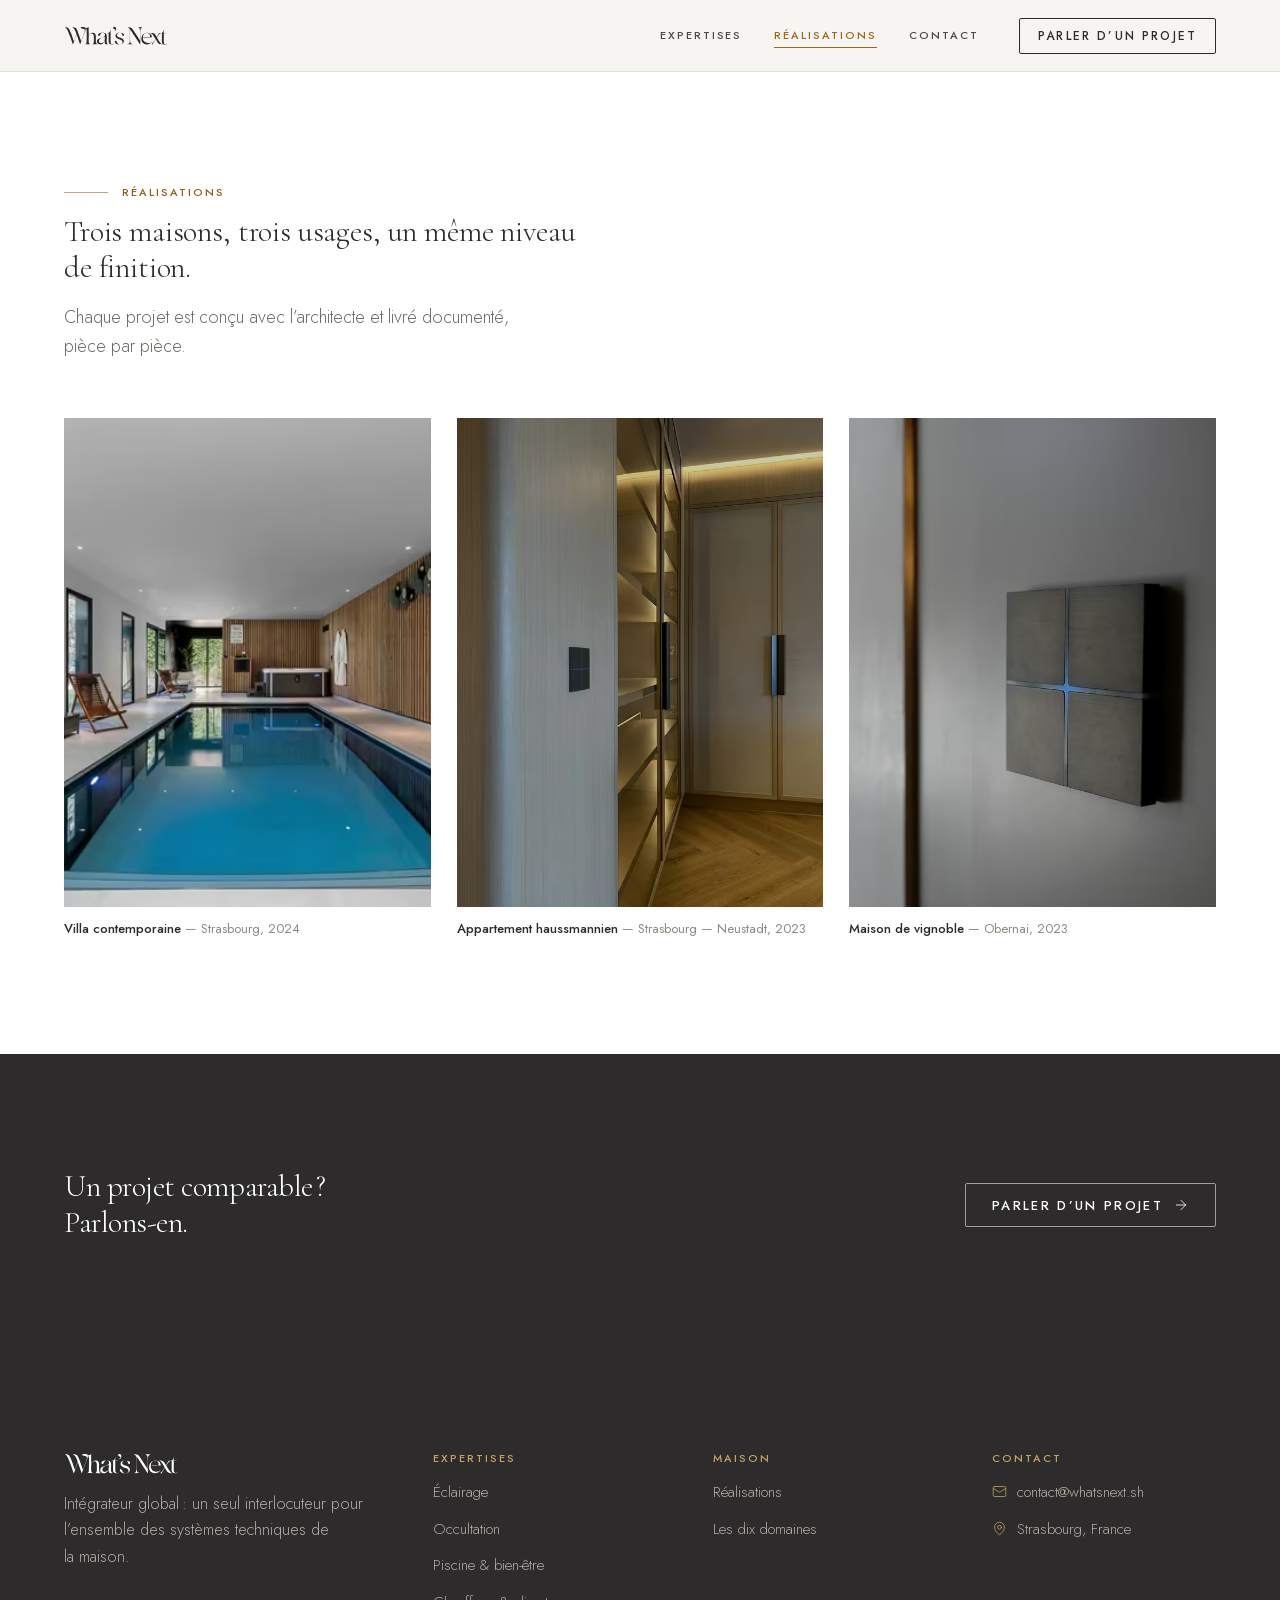
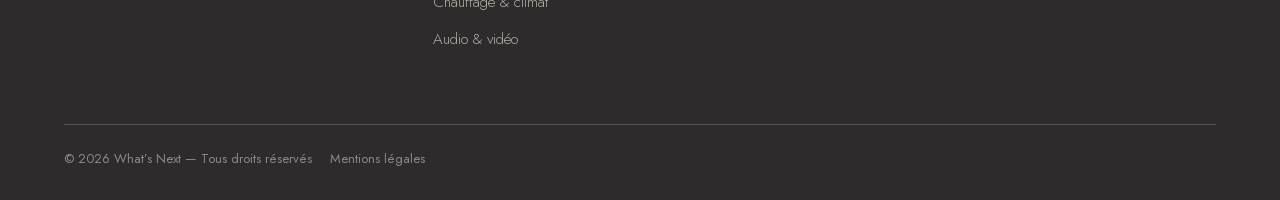
<file: docs/realisations/index.html>
<!doctype html>
<html lang="fr">
<head>
<meta charset="utf-8">
<meta name="viewport" content="width=device-width,initial-scale=1,viewport-fit=cover">
<title>Réalisations — What&#x27;s Next</title>
<meta name="description" content="Villas, appartements et maisons équipés par What&#x27;s Next en Alsace.">
<link rel="canonical" href="https://whatsnext.sh/realisations/">
<meta name="theme-color" content="#2D2B2B">
<meta property="og:type" content="website">
<meta property="og:locale" content="fr_FR">
<meta property="og:site_name" content="What's Next">
<meta property="og:title" content="Réalisations — What&#x27;s Next">
<meta property="og:description" content="Villas, appartements et maisons équipés par What&#x27;s Next en Alsace.">
<meta property="og:url" content="https://whatsnext.sh/realisations/">
<meta property="og:image" content="https://whatsnext.sh/assets/og.jpg">
<meta name="twitter:card" content="summary_large_image">
<link rel="icon" href="../favicon.svg" type="image/svg+xml">
<link rel="preload" href="../assets/fonts/cormorant.woff2" as="font" type="font/woff2" crossorigin>
<link rel="preload" href="../assets/fonts/jost.woff2" as="font" type="font/woff2" crossorigin>

<script>document.documentElement.classList.add("js")</script>
<style>@font-face{font-family:"Jost";src:url(../assets/fonts/jost.woff2) format("woff2");font-weight:300 500;font-style:normal;font-display:swap}@font-face{font-family:"Cormorant Garamond";src:url(../assets/fonts/cormorant.woff2) format("woff2");font-weight:300 400;font-style:normal;font-display:swap}@font-face{font-family:"Cormorant Garamond";src:url(../assets/fonts/cormorant-italic.woff2) format("woff2");font-weight:300 400;font-style:italic;font-display:swap}:root{--gold-50:#F7F1E4;--gold-100:#EDE0C6;--gold-200:#DCC494;--gold-300:#C4A361;--gold-400:#A36F0E;--gold-500:#996B13;--gold-600:#8A6215;--gold-700:#735419;--gold-800:#553E14;--ink-900:#1B1A19;--ink-800:#2D2B2B;--ink-700:#3C3938;--stone-500:#6E6963;--stone-400:#8E8880;--stone-300:#B5AFA6;--stone-200:#D8D3CB;--stone-100:#EAE6E0;--stone-50:#F3F1ED;--alabaster:#F7F5F2;--white:#fff;--critical-600:#8C3A2B;--text-primary:var(--ink-800);--text-secondary:var(--stone-500);--text-muted:var(--stone-400);--text-inverse-secondary:var(--stone-300);--surface-page:var(--alabaster);--surface-ink:var(--ink-800);--border-hairline:rgba(45,43,43,.10);--border-subtle:var(--stone-200);--border-strong:var(--ink-800);--border-inverse:rgba(255,255,255,.18);--overlay-protect:linear-gradient(to top,rgba(27,26,25,.78) 0%,rgba(27,26,25,.35) 42%,rgba(27,26,25,0) 100%);--font-display:"Cormorant Garamond","Times New Roman",Georgia,serif;--font-sans:"Jost","Helvetica Neue",Arial,sans-serif;--size-display-xl:clamp(2.75rem,6.5vw,6rem);--size-display-m:clamp(2.25rem,3.2vw,3.25rem);--size-display-s:clamp(1.75rem,2.4vw,2.375rem);--size-title:1.5rem;--size-subtitle:1.25rem;--size-body-l:1.125rem;--size-body-s:.9375rem;--size-caption:.8125rem;--size-label:.6875rem;--leading-display:1.04;--leading-heading:1.18;--leading-body:1.65;--leading-tight:1.35;--tracking-display:-.015em;--tracking-heading:-.005em;--tracking-label:.18em;--text-heading:300 var(--size-display-s)/var(--leading-heading) var(--font-display);--text-title:400 var(--size-title)/var(--leading-tight) var(--font-display);--text-body:300 1rem/var(--leading-body) var(--font-sans);--text-body-lead:300 var(--size-body-l)/var(--leading-body) var(--font-sans);--text-caption:400 var(--size-caption)/1.5 var(--font-sans);--text-eyebrow:500 var(--size-label)/1 var(--font-sans);--space-2:8px;--space-3:12px;--space-4:16px;--space-5:24px;--space-6:32px;--space-7:40px;--space-8:56px;--space-9:72px;--space-10:96px;--space-11:128px;--section-y:clamp(72px,9vw,160px);--gutter:clamp(20px,5vw,80px);--container-max:1320px;--grid-gap:clamp(16px,2vw,32px);--ease-standard:cubic-bezier(.22,.61,.36,1);--ease-entrance:cubic-bezier(.16,1,.3,1);--t-fast:160ms;--t-base:240ms;--t-reveal:760ms;--transition-control:color var(--t-fast) var(--ease-standard),background-color var(--t-fast) var(--ease-standard),border-color var(--t-fast) var(--ease-standard),opacity var(--t-fast) var(--ease-standard);--veil-light:rgba(247,245,242,.78);--blur-veil:saturate(120%) blur(14px);interpolate-size:allow-keywords}@media (prefers-reduced-motion:reduce){:root{--t-fast:0ms;--t-base:0ms;--t-reveal:0ms}html{scroll-behavior:auto!important}}*,*::before,*::after{box-sizing:border-box}html{-webkit-font-smoothing:antialiased;text-rendering:optimizeLegibility;-webkit-text-size-adjust:100%;scroll-behavior:smooth}body{margin:0;background:var(--surface-page);color:var(--text-primary);font:var(--text-body);text-wrap:pretty}h1,h2,h3{font-family:var(--font-display);font-weight:300;letter-spacing:var(--tracking-display);margin:0}p{margin:0 0 var(--space-4)}a{color:inherit;text-decoration:none}img{max-width:100%;display:block}::selection{background:var(--gold-100);color:var(--ink-900)}a:focus-visible,button:focus-visible,summary:focus-visible,[tabindex]:focus-visible{outline:1px solid var(--gold-500);outline-offset:3px}.sr-only{position:absolute!important;width:1px;height:1px;overflow:hidden;clip:rect(0 0 0 0);white-space:nowrap}.skip{position:absolute;left:var(--gutter);top:-60px;z-index:100;background:var(--ink-800);color:#fff;padding:10px 16px;font:var(--text-eyebrow);letter-spacing:var(--tracking-label);text-transform:uppercase}.skip:focus{top:12px}.link{color:var(--gold-600);border-bottom:1px solid rgba(138,98,21,.35);transition:var(--transition-control)}.link:hover{color:var(--gold-800);border-bottom-color:var(--gold-800)}.ico{flex:none}.section{padding:var(--section-y) var(--gutter);background:var(--surface-page)}.section--card{background:#fff}.section--ink{background:var(--surface-ink);color:#fff}.container{max-width:var(--container-max);margin:0 auto}.mt-8{margin-top:var(--space-8)}.mt-9{margin-top:var(--space-9)}.eyebrow{display:inline-flex;align-items:center;gap:14px;font:var(--text-eyebrow);letter-spacing:var(--tracking-label);text-transform:uppercase;color:var(--gold-600)}.eyebrow--rule::before{content:"";width:44px;height:1px;background:currentColor;opacity:.55}.eyebrow--inverse{color:rgba(255,255,255,.72)}.eyebrow--muted{color:var(--stone-400)}.sh{display:flex;flex-direction:column;align-items:flex-start;gap:var(--space-4)}.sh h1,.sh h2{font:var(--text-heading);letter-spacing:var(--tracking-heading);max-width:44ch}.sh p{margin:0;font:var(--text-body-lead);color:var(--text-secondary);max-width:44ch}.btn{display:inline-flex;align-items:center;justify-content:center;gap:10px;height:44px;padding:0 26px;font-family:var(--font-sans);font-size:.8125rem;font-weight:500;letter-spacing:var(--tracking-label);text-transform:uppercase;line-height:1;border-radius:2px;border:1px solid transparent;background:none;cursor:pointer;white-space:nowrap;transition:var(--transition-control),transform 90ms var(--ease-standard)}.btn:active{transform:scale(.985)}.btn--primary{background:var(--gold-600);color:#fff}.btn--primary:hover{background:var(--gold-800)}.btn--secondary{color:var(--ink-800);border-color:var(--ink-800)}.btn--secondary:hover{background:var(--ink-800);color:#fff}.btn--inverse{color:#fff;border-color:rgba(255,255,255,.55)}.btn--inverse:hover{background:#fff;color:var(--ink-800)}.btn--ghost{height:auto;padding:0 0 2px;color:var(--gold-600);border:0;border-bottom:1px solid transparent;border-radius:0}.btn--ghost:hover{color:var(--gold-800);border-bottom-color:currentColor}.btn--sm{height:36px;padding:0 18px;font-size:.75rem}.btn--lg{height:54px;padding:0 34px;font-size:.875rem}.btn[disabled]{background:var(--stone-200);color:var(--stone-400);cursor:progress}.btn-row{display:flex;gap:var(--space-4);flex-wrap:wrap;align-items:center}.site-header{position:sticky;top:0;z-index:40;height:72px;display:flex;align-items:center;gap:var(--space-7);padding:0 var(--gutter);color:var(--ink-800);background:var(--veil-light);-webkit-backdrop-filter:var(--blur-veil);backdrop-filter:var(--blur-veil);border-bottom:1px solid var(--border-hairline);transition:background-color var(--t-base) var(--ease-standard),border-color var(--t-base) var(--ease-standard),color var(--t-base) var(--ease-standard)}.logo{display:flex;align-items:center;color:inherit}.logo svg{height:20px;width:auto;display:block}.site-nav{display:flex;align-items:center;gap:var(--space-6);margin-left:auto}.site-nav a{font:var(--text-eyebrow);letter-spacing:var(--tracking-label);text-transform:uppercase;padding:6px 0;opacity:.85;border-bottom:1.5px solid transparent;transition:var(--transition-control)}.site-nav a:hover{opacity:1;border-bottom-color:var(--gold-500)}.site-nav a[aria-current]{color:var(--gold-500);border-bottom-color:var(--gold-500);opacity:1}.nav-toggle{display:none;align-items:center;justify-content:center;width:44px;height:44px;margin:0 -10px 0 auto;padding:0;border:0;background:none;color:inherit;cursor:pointer}.nav-toggle .ico-x{display:none}.menu-open .nav-toggle .ico-x{display:block}.menu-open .nav-toggle .ico-menu{display:none}.js .site-header.is-over:not(.is-scrolled){background:transparent;-webkit-backdrop-filter:none;backdrop-filter:none;border-bottom-color:transparent;color:#fff}.js .site-header.is-over:not(.is-scrolled) .header-cta{color:#fff;border-color:rgba(255,255,255,.55)}.js .site-header.is-over:not(.is-scrolled) .header-cta:hover{background:#fff;color:var(--ink-800)}.fab,.nav-cta{display:none}.site-footer{background:var(--surface-ink);color:var(--text-inverse-secondary);padding:var(--space-10) var(--gutter) var(--space-6)}.footer-grid{max-width:var(--container-max);margin:0 auto;display:grid;grid-template-columns:minmax(220px,1.4fr) repeat(3,minmax(150px,1fr));gap:var(--space-8)}.footer-grid .logo{color:#fff}.footer-grid .logo svg{height:22px}.footer-col{display:flex;flex-direction:column;gap:var(--space-4)}.footer-col p{margin:0;max-width:32ch}.footer-title{font:var(--text-eyebrow);letter-spacing:var(--tracking-label);text-transform:uppercase;color:var(--gold-300)}.footer-col ul{list-style:none;margin:0;padding:0;display:flex;flex-direction:column;gap:var(--space-3)}.footer-col li,.footer-col a{font-size:var(--size-body-s)}.footer-col a{transition:var(--transition-control)}.footer-col a:hover{color:#fff}.footer-contact{display:flex;gap:10px;align-items:flex-start}.footer-contact .ico{color:var(--gold-300);margin-top:4px}.footer-legal{max-width:var(--container-max);margin:var(--space-9) auto 0;padding-top:var(--space-5);border-top:1px solid var(--border-inverse);font:var(--text-caption);color:var(--stone-400);display:flex;gap:6px 18px;flex-wrap:wrap}.footer-legal a:hover{color:#fff}.cards{display:grid;grid-template-columns:repeat(3,1fr);gap:var(--grid-gap)}.card{display:flex;flex-direction:column;gap:var(--space-3);padding:var(--space-6);background:#fff;border:1px solid var(--border-subtle);transition:var(--transition-control),transform var(--t-base) var(--ease-standard)}a.card:hover{border-color:var(--border-strong);transform:translateY(-2px)}.card__eyebrow{font:var(--text-eyebrow);letter-spacing:var(--tracking-label);text-transform:uppercase;color:var(--gold-600)}.card h3{font:var(--text-title);letter-spacing:0}.card__body{color:var(--text-secondary)}.card__more{margin-top:auto;padding-top:var(--space-3);display:inline-flex;align-items:center;gap:8px;color:var(--gold-600);font:var(--text-eyebrow);letter-spacing:var(--tracking-label);text-transform:uppercase;transition:transform var(--t-base) var(--ease-standard)}a.card:hover .card__more{transform:translateX(3px)}.fig{margin:0;display:flex;flex-direction:column;gap:var(--space-3)}.fig__media{position:relative;overflow:hidden;background:var(--stone-100)}.fig__media img{position:absolute;inset:0;width:100%;height:100%;object-fit:cover}.fig figcaption{font:var(--text-caption);color:var(--text-muted)}.fig figcaption strong{font-weight:500;color:var(--text-primary)}.quote{margin:0;display:flex;flex-direction:column;gap:var(--space-5);max-width:30ch}.quote p{margin:0;font-family:var(--font-display);font-weight:300;font-style:italic;font-size:var(--size-display-s);line-height:var(--leading-heading);color:#fff}.quote footer{display:flex;flex-direction:column;gap:2px}.quote cite{font:var(--text-eyebrow);font-style:normal;letter-spacing:var(--tracking-label);text-transform:uppercase;color:rgba(255,255,255,.75)}.quote footer span{font:var(--text-caption);color:var(--text-inverse-secondary)}.stats{display:flex;gap:var(--space-9);flex-wrap:wrap}.stat{display:flex;flex-direction:column;gap:var(--space-2)}.stat b{font-family:var(--font-display);font-weight:300;font-size:var(--size-display-s);line-height:1;color:#fff}.stat span{font:var(--text-eyebrow);letter-spacing:var(--tracking-label);text-transform:uppercase;color:var(--text-inverse-secondary)}.acc{border-top:1px solid var(--border-hairline)}.acc details{border-bottom:1px solid var(--border-hairline)}.acc summary{list-style:none;cursor:pointer;display:flex;align-items:center;justify-content:space-between;gap:var(--space-5);padding:var(--space-5) 0;font-family:var(--font-display);font-size:var(--size-subtitle);font-weight:400;transition:var(--transition-control)}.acc summary::-webkit-details-marker{display:none}.acc summary .ico{color:var(--gold-600)}.acc summary .ico-minus,.acc details[open] summary .ico-plus{display:none}.acc details[open] summary .ico-minus{display:block}.acc details[open] summary{color:var(--gold-700)}.acc details p{margin:0;padding-bottom:var(--space-5);max-width:60ch;color:var(--text-secondary)}.acc details::details-content{block-size:0;overflow:hidden;transition:block-size var(--t-base) var(--ease-standard),content-visibility var(--t-base) allow-discrete}.acc details[open]::details-content{block-size:auto}.badges{display:flex;gap:8px;flex-wrap:wrap}.badge{display:inline-flex;align-items:center;height:24px;padding:0 10px;font-family:var(--font-sans);font-size:var(--size-label);font-weight:500;letter-spacing:var(--tracking-label);text-transform:uppercase;border-radius:999px;white-space:nowrap;color:var(--stone-500);border:1px solid var(--border-subtle)}.badge--accent{color:var(--gold-700);border-color:var(--gold-200);background:var(--gold-50)}.hero{position:relative;margin-top:-72px;padding-top:72px;min-height:max(600px,min(100svh,960px));display:flex;flex-direction:column;background:var(--surface-ink);color:#fff;overflow:hidden}.hero picture{position:absolute;inset:0}.hero img{width:100%;height:100%;object-fit:cover;object-position:50% 45%}.hero::after{content:"";position:absolute;inset:0;background:var(--overlay-protect)}.hero__inner{position:relative;z-index:1;margin-top:auto;padding:0 var(--gutter) var(--space-10)}.hero__content{max-width:var(--container-max);margin:0 auto;display:flex;flex-direction:column;gap:var(--space-6)}.hero h1{font-weight:300;font-size:var(--size-display-xl);line-height:var(--leading-display);color:#fff;max-width:16ch}.hero__lead{margin:0;font:var(--text-body-lead);color:rgba(255,255,255,.82);max-width:48ch}.hero .btn-row{margin-top:var(--space-3)}.band{display:grid;grid-template-columns:1.1fr 1fr;gap:var(--space-10);align-items:center}.projects{display:grid;grid-template-columns:repeat(3,1fr);gap:var(--grid-gap)}.proj{display:block}.proj .fig__media img{transition:transform 1.2s var(--ease-entrance)}.proj:hover .fig__media img{transform:scale(1.015)}.proj:hover figcaption strong{color:var(--gold-700)}.split{display:grid;grid-template-columns:.9fr 1.1fr;gap:var(--space-10);align-items:start}.cta-band{display:flex;justify-content:space-between;align-items:center;gap:var(--space-8);padding-top:var(--space-9);border-top:1px solid var(--border-hairline);flex-wrap:wrap}.cta-band h2{font:var(--text-heading);max-width:22ch}.xp{display:grid;grid-template-columns:300px 1fr;gap:var(--space-10);align-items:start}.xp-tabs{display:flex;flex-direction:column;border-top:1px solid var(--border-hairline);position:sticky;top:104px}.xp-tab{display:flex;align-items:center;justify-content:space-between;gap:12px;padding:var(--space-4) 0;border-bottom:1px solid var(--border-hairline);font-size:var(--size-body-s);letter-spacing:.04em;color:var(--text-secondary);transition:var(--transition-control)}.xp-tab:hover{color:var(--ink-800)}.xp-tab .ico{color:var(--gold-600);opacity:0;transition:opacity var(--t-fast)}.xp-tab[aria-selected=true]{color:var(--gold-700)}.xp-tab[aria-selected=true] .ico{opacity:1}.xp-panel{display:flex;flex-direction:column;gap:var(--space-6);scroll-margin-top:96px}.xp-panel+.xp-panel{margin-top:var(--space-10)}.js .xp-panel:not(.is-active){display:none}.js .xp-panel+.xp-panel{margin-top:0}.js .xp-panel.is-active{animation:fade var(--t-reveal) var(--ease-entrance)}@keyframes fade{from{opacity:0;transform:translateY(8px)}to{opacity:1;transform:none}}.xp-detail{display:grid;grid-template-columns:1fr 1fr;gap:var(--space-8)}.xp-detail h2{font:var(--text-heading);margin:var(--space-3) 0 var(--space-4)}.xp-detail p{color:var(--text-secondary);max-width:46ch}.xp-side{display:flex;flex-direction:column;gap:var(--space-4)}.checklist{list-style:none;margin:0;padding:0;display:flex;flex-direction:column;gap:var(--space-3)}.checklist li{display:flex;gap:12px;align-items:center;color:var(--text-secondary);border-bottom:1px solid var(--border-hairline);padding-bottom:var(--space-3)}.checklist .ico{color:var(--gold-600)}.back{display:inline-flex;align-items:center;gap:10px;font:var(--text-eyebrow);letter-spacing:var(--tracking-label);text-transform:uppercase;color:var(--stone-500);margin-bottom:var(--space-6);transition:var(--transition-control)}.back:hover{color:var(--gold-700)}.proj-head{display:grid;grid-template-columns:1.2fr 1fr;gap:var(--space-10);align-items:end}.proj-head h1{font-weight:300;font-size:var(--size-display-m);line-height:var(--leading-display)}.meta{margin:0;display:grid;grid-template-columns:1fr 1fr;gap:var(--space-5)}.meta dt{font:var(--text-eyebrow);letter-spacing:var(--tracking-label);text-transform:uppercase;color:var(--stone-400);margin-bottom:6px}.meta dd{margin:0;font:var(--text-body-lead)}.wide{background:#fff}.two{display:grid;grid-template-columns:1fr 1fr;gap:var(--space-10)}.two-figs{display:grid;grid-template-columns:1fr 1fr;gap:var(--grid-gap)}.lede{font:var(--text-body-lead);color:var(--text-secondary);margin-top:var(--space-5);max-width:46ch}.body-text{color:var(--text-secondary);max-width:46ch}.ink-row{display:flex;justify-content:space-between;align-items:center;gap:var(--space-8);flex-wrap:wrap}.ink-row h2{font:var(--text-heading);color:#fff;max-width:22ch}.next{display:flex;justify-content:space-between;align-items:center;gap:var(--space-5);padding:var(--space-6) 0;border-top:1px solid var(--border-hairline);border-bottom:1px solid var(--border-hairline)}.next strong{display:block;font-family:var(--font-display);font-weight:300;font-size:var(--size-display-s);line-height:1.1;margin-top:var(--space-3);transition:var(--transition-control)}.next:hover strong{color:var(--gold-700)}.next .ico{color:var(--gold-600)}.contact{display:grid;grid-template-columns:1fr 1fr;gap:var(--space-11);align-items:start}.contact hr{border:0;border-top:1px solid var(--border-hairline);margin:var(--space-7) 0}.contact-lines{display:flex;flex-direction:column;gap:var(--space-4);color:var(--text-secondary)}.contact-lines a,.contact-lines span{display:flex;gap:12px;align-items:center}.contact-lines .ico{color:var(--gold-600)}.form{display:grid;grid-template-columns:1fr 1fr;gap:var(--space-6)}.field{display:flex;flex-direction:column;gap:var(--space-2);min-width:0}.field--full,.form-foot,.form-error{grid-column:1/-1}.field__label{font:var(--text-eyebrow);letter-spacing:var(--tracking-label);text-transform:uppercase;color:var(--stone-500)}.field input,.field textarea,.field select{width:100%;height:44px;padding:0 2px;background:transparent;color:var(--text-primary);font:var(--text-body);border:0;border-bottom:1px solid var(--border-subtle);border-radius:0;outline:none;transition:var(--transition-control);-webkit-appearance:none;appearance:none}.field textarea{height:auto;padding:var(--space-3) 2px;resize:vertical;min-height:140px}.field input:focus,.field textarea:focus,.field select:focus{border-bottom-color:var(--gold-500)}.field input::placeholder,.field textarea::placeholder{color:var(--stone-400);opacity:1}.field input:user-invalid,.field textarea:user-invalid{border-bottom-color:var(--critical-600)}.select{position:relative;display:flex;align-items:center}.select select{padding-right:28px;cursor:pointer}.select select:has(option[value=""]:checked){color:var(--stone-400)}.select .ico{position:absolute;right:2px;pointer-events:none;color:var(--stone-500)}.field__hint{font:var(--text-caption);color:var(--text-muted)}.form-foot{display:flex;align-items:center;justify-content:space-between;gap:var(--space-6);flex-wrap:wrap}.check{position:relative;display:inline-flex;align-items:flex-start;gap:var(--space-3);cursor:pointer;max-width:40ch}.check input{position:absolute;opacity:0;width:18px;height:18px;margin:2px 0 0;cursor:pointer}.check__box{width:18px;height:18px;flex:none;margin-top:2px;display:grid;place-items:center;border:1px solid var(--border-subtle);border-radius:1px;color:#fff;transition:var(--transition-control)}.check__box .ico{opacity:0}.check input:checked+.check__box{background:var(--gold-600);border-color:var(--gold-600)}.check input:checked+.check__box .ico{opacity:1}.check input:focus-visible+.check__box{outline:1px solid var(--gold-500);outline-offset:3px}.check__label{font-size:var(--size-body-s);line-height:1.5;color:var(--text-secondary)}.hp{position:absolute!important;left:-9999px;width:1px;height:1px;overflow:hidden}.form-error{margin:0;color:var(--critical-600);font-size:var(--size-body-s)}.sent{border:1px solid var(--border-subtle);padding:var(--space-8);display:flex;flex-direction:column;align-items:flex-start;gap:var(--space-4)}.sent .ico{color:var(--gold-600)}.sent h2{font:var(--text-title)}.sent p{margin:0;color:var(--text-secondary)}.sent:focus{outline:none}.prose{max-width:720px}.prose h1{font:var(--text-heading);margin-bottom:var(--space-7)}.prose h2{font:var(--text-title);margin:var(--space-8) 0 var(--space-4)}.prose p,.prose li{color:var(--text-secondary)}.prose ul{padding-left:1.1em}.todo{background:var(--gold-50);color:var(--gold-800);padding:0 4px}.js .reveal{opacity:0;transform:translateY(14px);transition:opacity var(--t-reveal) var(--ease-entrance),transform var(--t-reveal) var(--ease-entrance);transition-delay:var(--d,0ms)}.js .reveal.is-in{opacity:1;transform:none}@media (max-width:1100px){.footer-grid{grid-template-columns:1fr 1fr}.contact{gap:var(--space-9)}}@media (max-width:899px){.site-nav{position:fixed;inset:72px 0 0;z-index:39;flex-direction:column;align-items:flex-start;gap:var(--space-5);margin:0;padding:var(--space-8) var(--gutter);background:var(--surface-page);color:var(--ink-800);opacity:0;visibility:hidden;transform:translateY(-8px);transition:opacity var(--t-base) var(--ease-standard),transform var(--t-base) var(--ease-standard),visibility 0s linear var(--t-base)}.site-nav a{font-family:var(--font-display);font-size:2.25rem;font-weight:300;letter-spacing:-.01em;text-transform:none;line-height:1.2;opacity:1}.site-nav a.nav-cta{display:inline-flex;margin-top:var(--space-5);height:44px;padding:0 26px;border:0;font:500 .8125rem/1 var(--font-sans);letter-spacing:var(--tracking-label);text-transform:uppercase;color:#fff}.menu-open .site-nav{opacity:1;visibility:visible;transform:none;transition-delay:0s}.menu-open{overflow:hidden}.menu-open .site-header,.js .menu-open .site-header.is-over{background:var(--surface-page)!important;-webkit-backdrop-filter:none!important;backdrop-filter:none!important;color:var(--ink-800)!important;border-bottom-color:var(--border-hairline)!important}.header-cta{display:none}.nav-toggle{display:inline-flex}.fab{display:inline-flex;position:fixed;right:16px;bottom:calc(16px + env(safe-area-inset-bottom));z-index:30;box-shadow:0 12px 32px -18px rgba(45,43,43,.5)}.menu-open .fab{display:none}.band,.split,.xp,.proj-head,.two,.contact{grid-template-columns:1fr}.band,.split,.proj-head,.two{gap:var(--space-8)}.cards{grid-template-columns:1fr 1fr}.projects{grid-auto-flow:column;grid-template-columns:none;grid-auto-columns:78%;overflow-x:auto;scroll-snap-type:x mandatory;margin:0 calc(var(--gutter)*-1);padding:0 var(--gutter);scrollbar-width:none}.projects::-webkit-scrollbar{display:none}.projects>*{scroll-snap-align:start}.xp{gap:var(--space-6)}.xp-tabs{position:sticky;top:72px;z-index:5;flex-direction:row;overflow-x:auto;gap:var(--space-5);border-top:0;border-bottom:1px solid var(--border-hairline);background:#fff;margin:0 calc(var(--gutter)*-1);padding:0 var(--gutter);scrollbar-width:none}.xp-tabs::-webkit-scrollbar{display:none}.xp-tab{flex:none;border-bottom:1.5px solid transparent;padding:var(--space-4) 0;white-space:nowrap}.xp-tab[aria-selected=true]{border-bottom-color:var(--gold-600)}.xp-tab .ico{display:none}.xp-panel{scroll-margin-top:140px}.xp-detail{grid-template-columns:1fr;gap:var(--space-6)}.wide .fig__media{aspect-ratio:4/3!important}}@media (max-width:600px){.cards,.footer-grid,.form{grid-template-columns:1fr}.hero__inner{padding-bottom:var(--space-9)}.hero .btn-row .btn{flex:1 1 100%}.stats{gap:var(--space-7)}}[hidden]{display:none!important}</style>

</head>
<body>
<svg width="0" height="0" style="position:absolute" aria-hidden="true"><symbol id="wn" viewBox="133.1 440.7 757.8 145.7" fill="currentColor"><path  d="M423.582 490.389c6.981 1.499 14.181 3.435 18.302 9.86 8.907 13.886-3.384 59.519 7.618 70.183 2.261 2.191 5.764 2.722 8.711 3.493-27.21.898-28.431 1.979-28.295-27.446-3.88 11.526-7.719 19.431-19.245 25.538-19.665 10.418-43.002-3.062-36.052-26.702 3.789-12.892 23.34-16.719 34.186-20.487 8.345-2.915 18.684-5.202 22.14-14.4 3.128-8.342-.771-13.497-7.162-18.507zm-30.49 72.625c5.812 3.565 10.436 3.471 16.867 1.907 21.72-5.283 21.023-29.258 20.184-46.439-.802-.58-.411-.471-1.086-.548-14.308 7.505-34.592 9.326-40.54 26.384-2.447 7.018-.677 13.49 4.575 18.696m377.95-5.736c-13.078 18.116-38.126 23.548-57.267 11.641-19.895-12.377-21.126-42.338-9.164-60.83 12.207-18.871 37.64-23.377 56.543-11.773 9.504 5.905 11.786 16.86 13.557 27.219a791 791 0 0 0-20.777.106l-46.216.259c.062 12.871 1.563 20.677 10.756 30.479 11.301 12.05 39.345 13.711 50.961 2.094zm-16.843-34.408c7.835-2.06 6.307-11.42 4.166-17.422-4.919-13.793-20.008-17.328-32.438-11.744-12.513 5.507-16.934 16.922-18.219 29.531 12.154-.968 34.389-.696 46.491-.365"/><path  d="M707.708 523.235c12.154-.968 34.389-.696 46.491-.365l-.265.771-46.216.259zm120.129-30.81c17.722.839 28.211-1.545 31.686-21.735.296-1.717.124-4.452 1.004-5.87.374 1.311-.034 26.045-.307 28.206l.252.972-.218 39.195c-.048 4.82-.198 9.753-.166 14.566.141 21.643 4.352 32.701 26.798 20.383-4.247 3.884-7.93 6.516-14.078 7.154-33.529 3.476-25.652-27.715-26.359-49.59-.28-8.678-.399-20.645.315-29.209q.102-1.218.241-2.433c-4.429-.231-9.868-.719-14.113.605-8.637 7.144-16.299 19.715-22.778 29.224 8.551 13.987 18.957 31.987 29.582 44.561 2.244 2.656 6.982 5.125 10.292 6.572-11.122-.954-23.932-.351-31.983-10.089-4.863-5.883-12.248-21.893-16.861-27.129-3.044 6.057-8.839 13.92-12.423 20.202-3.48 6.097-4.995 9.763-7.669 16.212-3.222.099-7.113-.067-10.39-.127 6.696-6.684 10.639-10.455 16.49-18.214 3.074-4.077 10.496-15.756 13.396-18.534-.925-3.777-10.458-17.707-13.063-21.947-7.78-12.663-11.113-20.114-26.053-24.257 6.52-.232 13.987-.505 20.466.734 13.477 2.576 20.264 19.098 26.671 29.534l.585.381c2.652-4.398 15.947-27.783 17.941-29.63zm-234.472-43.5c13.988 1.019 26.217-1.711 35.715 10.664 8.407 10.952 17.296 24.778 24.731 36.506 10.539 16.624 23.929 35.081 33.431 52.028-.491-12.531-.239-24.766-.127-37.156.098-10.915 1.399-36.218-1.368-46.425a19.05 19.05 0 0 0-5.432-8.867c-3.086-2.834-6.334-4.149-10.111-5.683 12.283-.527 23.11-.33 35.232-.578-5.124 3.289-14.441 8.904-15.089 15.719-3.474 36.536-.077 73.562-1.474 110.184-7.552-7.083-11.057-15.833-16.773-23.999-9.818-14.025-18.939-29.389-28.793-43.261-7.733-10.887-19.675-33.45-28.972-42.094l.206 4.73a2302 2302 0 0 0-.469 51.493c0 8.523.114 17.247.476 25.72.275 6.454 1.388 14.503 6.024 19.291 3.936 4.142 8.279 4.813 13.251 6.801-12.735-.091-27 .157-39.492-.13 4.876-1.722 13.663-4.186 15.432-9.231 4.178-11.913 2.802-29.175 2.82-41.688l.403-50.046c.007-3.42-.247-5.471-.654-8.856-5.605-9.971-8.386-11.164-18.967-15.122m-341.412-.662c11.967 2.052 21.933-2.337 32.891.873 3.392.993 5.234 5.019 6.448 8.224 9.023-2.94 13.492-4.271 21.719-8.896.011 19.668-.345 41.018.379 60.546l.44.307 1.373.34c-2.77 8.278-3.96 48.17.887 57.169 2.133 3.959 4.23 5.157 8.038 7.196-12.505-.017-25.327-.179-37.806-.019 4.217-2.296 9.057-4.654 10.624-9.599 2.308-7.281 2.24-82.449 1.235-93.658-.177-1.984-.549-3.767-1.555-5.507-1.408-2.437-3.242-4.652-4.997-6.847-.03 14.615-15.638 46.43-20.576 62.556l-1.087-1.624c.728-1.636 3.644-10.033 4.323-11.986 4.451-12.798 12.307-26.832 10.574-40.478-4.684-6.798-10.331-5.468-17.607-6.717-8.091-1.39-10.882-5.698-15.303-11.88m-62.349.857c9.912-.306 21.893-1.128 29.534 6.327 9.787 9.548 13.889 24.85 18.555 37.347 5.932 15.891 10.78 31.911 16.56 47.827.636 1.766 2.683 8.11 3.673 9.021l.672-1.102 1.44 1.363c-1.499 2.945-7.884 21.976-9.37 26.107-9.028-24.998-17.048-49.92-26.218-75.052a1711 1711 0 0 0-9.384 27.139l-.925-2.463c2.153-6.212 8.26-22.249 8.656-27.906.347-4.951-7.482-21.58-10.004-26.84-4.625-9.646-9.796-17.145-20.372-20.842a93 93 0 0 0-2.817-.926m-52.533.426c8.719-.13 11.328.097 20.039 1.424 21.415 3.26 43.715 96.456 48.467 99.242l1.492.778c-2.854 8.417-5.949 16.723-8.83 25.122-1.694-3.875-2.973-7.576-4.353-11.565-9.134-26.419-18.112-52.938-29.09-78.664-3.876-9.085-7.351-18.838-13.465-26.674-3.43-4.397-9.407-7.2-14.26-9.663M549.68 573.164c18.505-6.237 11.259-28.494-7.098-32.915-15.69-3.778-42.228-15.034-32.875-35.276 2.128-5.813 8.051-10.461 14.821-13.117 11.606-4.553 52.392-2.022 45.913 18.492-.668 2.115-6.74 4.838-9.103 2.687-8.491-12.569-5.248-24.182-25.931-22.119-3.85.384-13.083 3.711-14.862 7.608-14.021 30.711 45.591 20.846 48.579 47.782 1.917 17.29-6.383 23.11-18.399 28.029zm-229.784-73.707c8.306-8.353 30.3-14.111 38.871-4.04 16.673 19.591-5.923 65.094 18.356 78.662q-19.366.177-38.731-.139c5.555-2.862 9.295-4.947 11.164-11.468 2.596-9.056.995-18.595 1.08-27.877.091-9.986 1.642-21.59-3.148-30.84-5.496-10.613-18.629-9.921-26.844-2.701zm125.816-6.112c21.849-3.706 21.94-5.636 27.108-26.356l.268.277c-.067 4.848.229 22.168-.53 25.967l.17 1.101c-.254 10.556.399 22.12.087 32.992.326 10.34-.747 21.101.218 31.384 1.947 20.728 15.654 15.511 27.758 8.719-4.39 4.247-9.114 7.206-15.418 7.681-6.389.47-16.602-.264-21.454-4.843-7.162-6.759-5.238-21.795-5.5-30.679-.44-14.954.938-30.47-.248-45.249-4.054-.404-8.295-.591-12.459-.994m52.164-46.803c21.605-1.802 20.502 33.825-1.105 35.492 3.667-2.47 10.551-7.593 11.361-12.398.798-8.181-12.349-6.031-15.367-11.338-2.932-5.158 1.13-9.194 5.111-11.756m43.634 128.896c-6.94.58-15.868-1.378-22.295-3.924-6.23-2.468-17.552-8.824-15.96-16.863.594-3 4.346-8.705 8.203-7.042 6.233 2.818 7.291 11.937 10.549 17.333 3.563 5.769 9.825 8.039 15.889 9.935 1.161.184 2.462.423 3.614.561M409.886 491.27c-7.735.809-12.17 10.153-14.778 16.491-6.199 15.065-20.461.042-11.463-8.565 7.017-6.712 16.484-8.755 25.933-8.773z"/><path  d="m269.966 519.324 1.087 1.624c-3.578 8.932-7.987 19.878-11.015 28.955l-1.44-1.363a399 399 0 0 0 11.368-29.216m-55.825 6.31.925 2.463a534 534 0 0 0-7.997 22.893l-1.492-.778c2.32-4.097 6.694-19.237 8.564-24.578m258.417-32.401c2.82-.457 20.625-.829 22.434.263-1.458.979-18.872.869-22.264.838zm387.662-.207c3.403-.724 18.157-.622 21.572.278l-.385.209-.187-.283-.512.398c-6.281.58-13.814.385-20.236.37zm-450.642-2.603c4.159-.777 9.775-.42 14.004-.034l.203 1.532c-5.213-1.205-8.59-.898-13.899-.651zm-89.682 9.034.748 1.597c-2.688 2.974-3.976 4.697-5.441 8.603l-1.373-.34c2.217-4.422 2.986-6.019 6.066-9.86m218 75.42c4.017-.422 7.859-.723 11.784-1.713l1.045 1.171c-3.074.418-6.122.872-9.215 1.103-1.152-.138-2.453-.377-3.614-.561m231.539-18.404.419-.507c1.249-1.53 3.98-5.929 4.901-6.5-.425 2.869-2.168 5.307-3.713 7.812z"/></symbol></svg>
<a class="skip" href="#contenu">Aller au contenu</a>
<header class="site-header">
<a class="logo" href="../" aria-label="What's Next — accueil"><svg viewBox="0 0 757.8 145.7" width="104" height="20" role="img" aria-label="What's Next"><use href="#wn"/></svg></a>
<nav class="site-nav" id="menu" aria-label="Navigation principale"><a href="../expertises/">Expertises</a><a href="../realisations/" aria-current=page>Réalisations</a><a href="../contact/">Contact</a><a class="btn btn--primary nav-cta" href="../contact/">Parler d’un projet</a></nav>
<a class="btn btn--secondary btn--sm header-cta" href="../contact/">Parler d’un projet</a>
<button class="nav-toggle" type="button" aria-expanded="false" aria-controls="menu" aria-label="Menu"><svg class="ico ico-menu" width="22" height="22" viewBox="0 0 24 24" fill="none" stroke="currentColor" stroke-width="1.25" stroke-linecap="round" stroke-linejoin="round" aria-hidden="true"><path d="M4 6h16"/><path d="M4 12h16"/><path d="M4 18h16"/></svg><svg class="ico ico-x" width="22" height="22" viewBox="0 0 24 24" fill="none" stroke="currentColor" stroke-width="1.25" stroke-linecap="round" stroke-linejoin="round" aria-hidden="true"><path d="M18 6 6 18"/><path d="m6 6 12 12"/></svg></button>
</header>
<main id="contenu">
<section class="section section--card"><div class="container"><header class="sh"><span class="eyebrow eyebrow--rule">Réalisations</span><h1>Trois maisons, trois usages, un même niveau de finition.</h1><p>Chaque projet est conçu avec l’architecte et livré documenté, pièce par pièce.</p></header><div class="projects mt-8"><a class="proj reveal" style="--d:0ms" href="../realisations/villa-contemporaine/"><figure class="fig "><div class="fig__media" style="aspect-ratio:3 / 4"><picture><source type="image/avif" srcset="../assets/img/piscine-interieure-360.avif 360w, ../assets/img/piscine-interieure-640.avif 640w, ../assets/img/piscine-interieure-960.avif 960w, ../assets/img/piscine-interieure-1200.avif 1200w" sizes="(max-width: 899px) 78vw, 30vw"><img src="../assets/img/piscine-interieure-960.webp" srcset="../assets/img/piscine-interieure-360.webp 360w, ../assets/img/piscine-interieure-640.webp 640w, ../assets/img/piscine-interieure-960.webp 960w, ../assets/img/piscine-interieure-1200.webp 1200w" sizes="(max-width: 899px) 78vw, 30vw" width="960" height="640" alt="Villa contemporaine, Strasbourg" loading="lazy" decoding="async"></picture></div><figcaption><strong>Villa contemporaine</strong> — Strasbourg, 2024</figcaption></figure></a><a class="proj reveal" style="--d:90ms" href="../realisations/appartement-haussmannien/"><figure class="fig "><div class="fig__media" style="aspect-ratio:3 / 4"><picture><source type="image/avif" srcset="../assets/img/dressing-eclairage-360.avif 360w, ../assets/img/dressing-eclairage-640.avif 640w, ../assets/img/dressing-eclairage-960.avif 960w, ../assets/img/dressing-eclairage-1280.avif 1280w, ../assets/img/dressing-eclairage-1536.avif 1536w" sizes="(max-width: 899px) 78vw, 30vw"><img src="../assets/img/dressing-eclairage-960.webp" srcset="../assets/img/dressing-eclairage-360.webp 360w, ../assets/img/dressing-eclairage-640.webp 640w, ../assets/img/dressing-eclairage-960.webp 960w, ../assets/img/dressing-eclairage-1280.webp 1280w, ../assets/img/dressing-eclairage-1536.webp 1536w" sizes="(max-width: 899px) 78vw, 30vw" width="960" height="1280" alt="Appartement haussmannien, Strasbourg — Neustadt" loading="lazy" decoding="async"></picture></div><figcaption><strong>Appartement haussmannien</strong> — Strasbourg — Neustadt, 2023</figcaption></figure></a><a class="proj reveal" style="--d:180ms" href="../realisations/maison-de-vignoble/"><figure class="fig "><div class="fig__media" style="aspect-ratio:3 / 4"><picture><source type="image/avif" srcset="../assets/img/clavier-basalte-360.avif 360w, ../assets/img/clavier-basalte-640.avif 640w, ../assets/img/clavier-basalte-960.avif 960w, ../assets/img/clavier-basalte-1280.avif 1280w, ../assets/img/clavier-basalte-1600.avif 1600w" sizes="(max-width: 899px) 78vw, 30vw"><img src="../assets/img/clavier-basalte-960.webp" srcset="../assets/img/clavier-basalte-360.webp 360w, ../assets/img/clavier-basalte-640.webp 640w, ../assets/img/clavier-basalte-960.webp 960w, ../assets/img/clavier-basalte-1280.webp 1280w, ../assets/img/clavier-basalte-1600.webp 1600w" sizes="(max-width: 899px) 78vw, 30vw" width="960" height="1273" alt="Maison de vignoble, Obernai" loading="lazy" decoding="async"></picture></div><figcaption><strong>Maison de vignoble</strong> — Obernai, 2023</figcaption></figure></a></div></div></section><section class="section section--ink"><div class="container"><div class="ink-row"><h2>Un projet comparable ? Parlons-en.</h2><a class="btn btn--inverse" href="../contact/"><span>Parler d’un projet</span><svg class="ico ico-arrow-right" width="16" height="16" viewBox="0 0 24 24" fill="none" stroke="currentColor" stroke-width="1.25" stroke-linecap="round" stroke-linejoin="round" aria-hidden="true"><path d="M5 12h14"/><path d="m12 5 7 7-7 7"/></svg></a></div></div></section>
</main>
<footer class="site-footer">
<div class="footer-grid">
<div class="footer-col"><a class="logo" href="../" aria-label="What's Next — accueil"><svg viewBox="0 0 757.8 145.7" width="104" height="20" role="img" aria-label="What's Next"><use href="#wn"/></svg></a>
<p>Intégrateur global : un seul interlocuteur pour l’ensemble des systèmes techniques de la maison.</p></div>
<div class="footer-col"><span class="footer-title">Expertises</span><ul><li><a href="../expertises/#eclairage">Éclairage</a></li><li><a href="../expertises/#occultation">Occultation</a></li><li><a href="../expertises/#piscine">Piscine & bien-être</a></li><li><a href="../expertises/#chauffage">Chauffage & climat</a></li><li><a href="../expertises/#audio">Audio & vidéo</a></li></ul></div>
<div class="footer-col"><span class="footer-title">Maison</span><ul>
<li><a href="../realisations/">Réalisations</a></li><li><a href="../expertises/">Les dix domaines</a></li></ul></div>
<div class="footer-col"><span class="footer-title">Contact</span><ul>
<li><a class="footer-contact" href="mailto:contact@whatsnext.sh"><svg class="ico ico-mail" width="15" height="15" viewBox="0 0 24 24" fill="none" stroke="currentColor" stroke-width="1.25" stroke-linecap="round" stroke-linejoin="round" aria-hidden="true"><path d="m22 7-8.991 5.727a2 2 0 0 1-2.009 0L2 7"/><rect x="2" y="4" width="20" height="16" rx="2"/></svg>contact@whatsnext.sh</a></li>
<li><span class="footer-contact"><svg class="ico ico-map-pin" width="15" height="15" viewBox="0 0 24 24" fill="none" stroke="currentColor" stroke-width="1.25" stroke-linecap="round" stroke-linejoin="round" aria-hidden="true"><path d="M20 10c0 4.993-5.539 10.193-7.399 11.799a1 1 0 0 1-1.202 0C9.539 20.193 4 14.993 4 10a8 8 0 0 1 16 0"/><circle cx="12" cy="10" r="3"/></svg>Strasbourg, France</span></li></ul></div>
</div>
<div class="footer-legal"><span>© 2026 What’s Next — Tous droits réservés</span><a href="../mentions-legales/">Mentions légales</a></div>
</footer>
<a class="btn btn--primary btn--sm fab" href="../contact/"><svg class="ico ico-mail" width="16" height="16" viewBox="0 0 24 24" fill="none" stroke="currentColor" stroke-width="1.25" stroke-linecap="round" stroke-linejoin="round" aria-hidden="true"><path d="m22 7-8.991 5.727a2 2 0 0 1-2.009 0L2 7"/><rect x="2" y="4" width="20" height="16" rx="2"/></svg><span>Contact</span></a>
<script>(() => {
const d = document, h = d.documentElement;
const $ = (s, c = d) => c.querySelector(s);
const $$ = (s, c = d) => [...c.querySelectorAll(s)];
const hd = $(".site-header");
if (hd && hd.classList.contains("is-over")) {
const f = () => hd.classList.toggle("is-scrolled", scrollY > 24);
f();
addEventListener("scroll", f, { passive: true });
}
const t = $(".nav-toggle");
if (t) {
const set = o => { h.classList.toggle("menu-open", o); t.setAttribute("aria-expanded", o); };
t.addEventListener("click", () => set(!h.classList.contains("menu-open")));
$$(".site-nav a").forEach(a => a.addEventListener("click", () => set(false)));
addEventListener("keydown", e => { if (e.key === "Escape" && h.classList.contains("menu-open")) { set(false); t.focus(); } });
matchMedia("(min-width:900px)").addEventListener("change", () => set(false));
}
const tabs = $$("[role=tab]");
if (tabs.length) {
const sel = (id, keep) => {
const tab = tabs.find(x => x.hash === "#" + id);
if (!tab) return false;
tabs.forEach(x => {
const on = x === tab;
x.setAttribute("aria-selected", on);
x.tabIndex = on ? 0 : -1;
$(x.hash).classList.toggle("is-active", on);
});
tab.scrollIntoView({ block: "nearest", inline: "nearest" });
if (!keep) history.replaceState(null, "", "#" + id);
return true;
};
tabs.forEach((x, i) => {
x.addEventListener("click", e => { e.preventDefault(); sel(x.hash.slice(1)); });
x.addEventListener("keydown", e => {
const n = tabs.length, k = e.key;
const j = k === "ArrowDown" || k === "ArrowRight" ? (i + 1) % n : k === "ArrowUp" || k === "ArrowLeft" ? (i - 1 + n) % n : null;
if (j !== null) { e.preventDefault(); tabs[j].focus(); sel(tabs[j].hash.slice(1)); }
});
});
const fromHash = () => { const id = location.hash.slice(1); if (id) sel(id, true); };
fromHash();
addEventListener("hashchange", fromHash);
}
const rv = $$(".reveal");
if ("IntersectionObserver" in window) {
const io = new IntersectionObserver(es => es.forEach(e => {
if (e.isIntersecting) { e.target.classList.add("is-in"); io.unobserve(e.target); }
}), { rootMargin: "0px 0px -6% 0px" });
rv.forEach(el => io.observe(el));
} else rv.forEach(el => el.classList.add("is-in"));
const f = $("form[data-gform]");
if (f) {
const ok = $("#form-ok"), err = $(".form-error", f), b = $("button[type=submit]", f), lbl = $("span", b);
f.addEventListener("submit", async e => {
e.preventDefault();
if ($(".hp input", f).value) { f.hidden = true; ok.hidden = false; return; }
const data = new URLSearchParams();
$$("[name^='entry.']", f).forEach(i => data.append(i.name, i.value.trim()));
b.disabled = true; err.hidden = true;
const old = lbl.textContent; lbl.textContent = "Envoi…";
try {
await fetch(f.action, { method: "POST", mode: "no-cors", body: data });
f.reset(); f.hidden = true; ok.hidden = false; ok.focus();
} catch (_) { err.hidden = false; }
finally { b.disabled = false; lbl.textContent = old; }
});
$("#form-reset").addEventListener("click", () => { ok.hidden = true; f.hidden = false; $("input", f).focus(); });
}
})();</script>
</body>
</html>
</file>
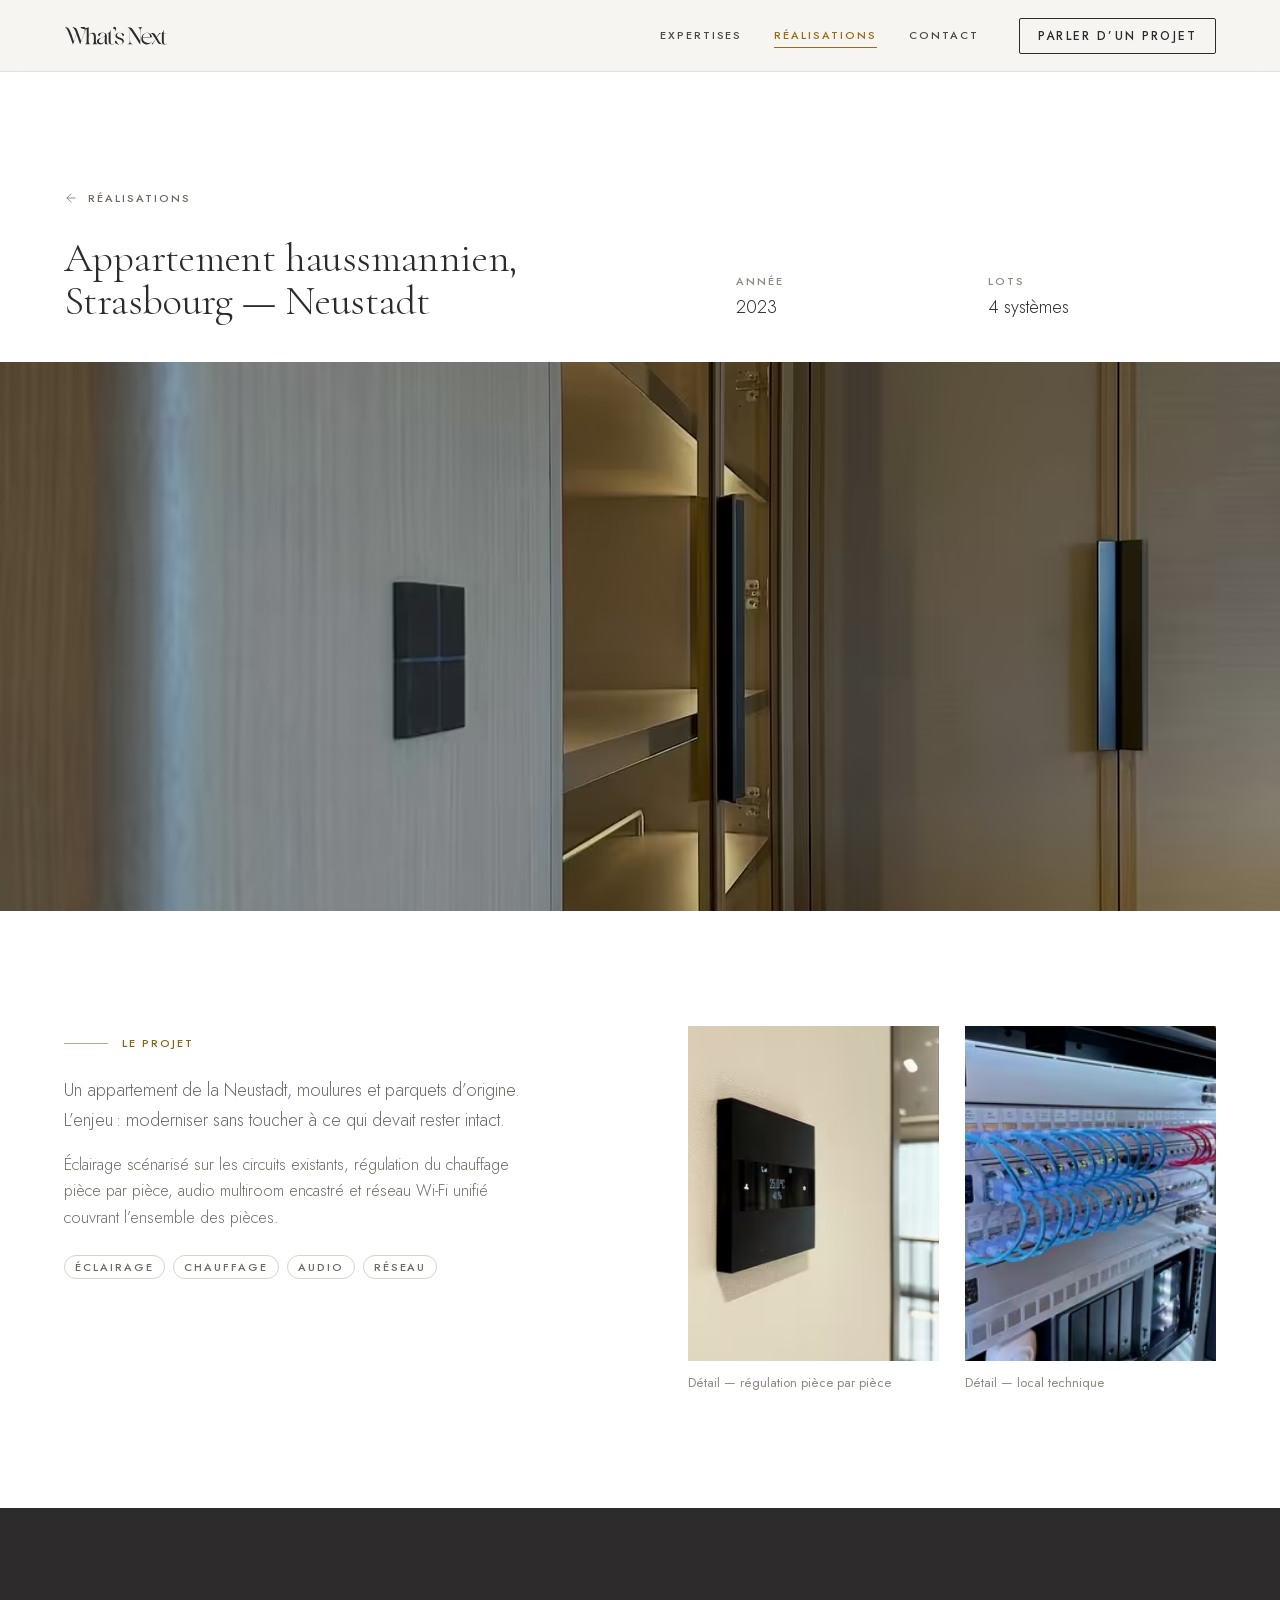
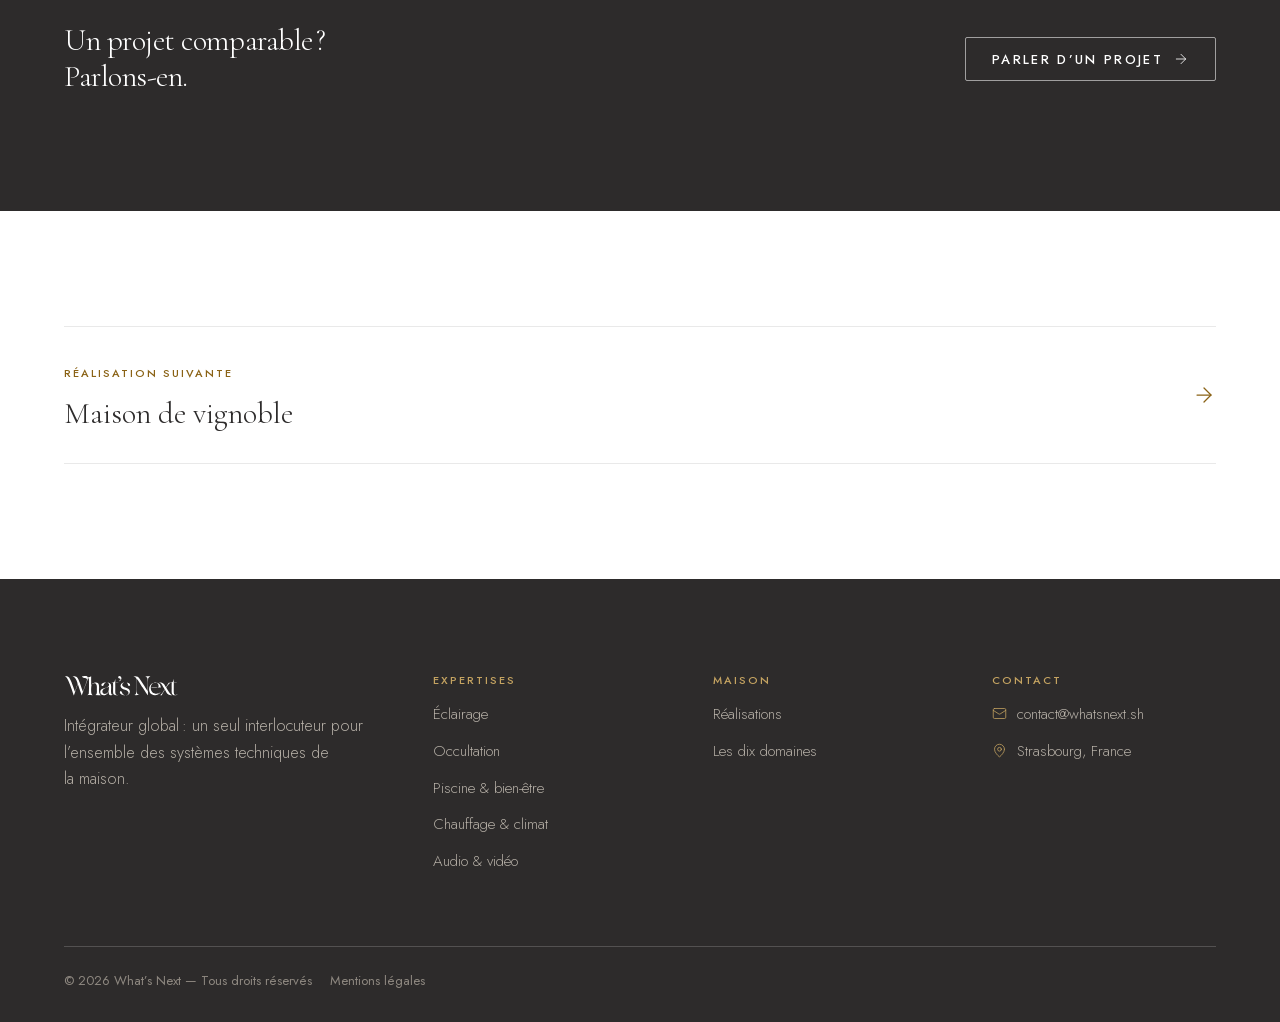
<file: docs/realisations/appartement-haussmannien/index.html>
<!doctype html>
<html lang="fr">
<head>
<meta charset="utf-8">
<meta name="viewport" content="width=device-width,initial-scale=1,viewport-fit=cover">
<title>Appartement haussmannien, Strasbourg — Neustadt — What&#x27;s Next</title>
<meta name="description" content="Un appartement de la Neustadt, moulures et parquets d&#x27;origine. L&#x27;enjeu : moderniser sans toucher à ce qui devait rester intact.">
<link rel="canonical" href="https://whatsnext.sh/realisations/appartement-haussmannien/">
<meta name="theme-color" content="#2D2B2B">
<meta property="og:type" content="website">
<meta property="og:locale" content="fr_FR">
<meta property="og:site_name" content="What's Next">
<meta property="og:title" content="Appartement haussmannien, Strasbourg — Neustadt — What&#x27;s Next">
<meta property="og:description" content="Un appartement de la Neustadt, moulures et parquets d&#x27;origine. L&#x27;enjeu : moderniser sans toucher à ce qui devait rester intact.">
<meta property="og:url" content="https://whatsnext.sh/realisations/appartement-haussmannien/">
<meta property="og:image" content="https://whatsnext.sh/assets/og.jpg">
<meta name="twitter:card" content="summary_large_image">
<link rel="icon" href="../../favicon.svg" type="image/svg+xml">
<link rel="preload" href="../../assets/fonts/cormorant.woff2" as="font" type="font/woff2" crossorigin>
<link rel="preload" href="../../assets/fonts/jost.woff2" as="font" type="font/woff2" crossorigin>

<script>document.documentElement.classList.add("js")</script>
<style>@font-face{font-family:"Jost";src:url(../../assets/fonts/jost.woff2) format("woff2");font-weight:300 500;font-style:normal;font-display:swap}@font-face{font-family:"Cormorant Garamond";src:url(../../assets/fonts/cormorant.woff2) format("woff2");font-weight:300 400;font-style:normal;font-display:swap}@font-face{font-family:"Cormorant Garamond";src:url(../../assets/fonts/cormorant-italic.woff2) format("woff2");font-weight:300 400;font-style:italic;font-display:swap}:root{--gold-50:#F7F1E4;--gold-100:#EDE0C6;--gold-200:#DCC494;--gold-300:#C4A361;--gold-400:#A36F0E;--gold-500:#996B13;--gold-600:#8A6215;--gold-700:#735419;--gold-800:#553E14;--ink-900:#1B1A19;--ink-800:#2D2B2B;--ink-700:#3C3938;--stone-500:#6E6963;--stone-400:#8E8880;--stone-300:#B5AFA6;--stone-200:#D8D3CB;--stone-100:#EAE6E0;--stone-50:#F3F1ED;--alabaster:#F7F5F2;--white:#fff;--critical-600:#8C3A2B;--text-primary:var(--ink-800);--text-secondary:var(--stone-500);--text-muted:var(--stone-400);--text-inverse-secondary:var(--stone-300);--surface-page:var(--alabaster);--surface-ink:var(--ink-800);--border-hairline:rgba(45,43,43,.10);--border-subtle:var(--stone-200);--border-strong:var(--ink-800);--border-inverse:rgba(255,255,255,.18);--overlay-protect:linear-gradient(to top,rgba(27,26,25,.78) 0%,rgba(27,26,25,.35) 42%,rgba(27,26,25,0) 100%);--font-display:"Cormorant Garamond","Times New Roman",Georgia,serif;--font-sans:"Jost","Helvetica Neue",Arial,sans-serif;--size-display-xl:clamp(2.75rem,6.5vw,6rem);--size-display-m:clamp(2.25rem,3.2vw,3.25rem);--size-display-s:clamp(1.75rem,2.4vw,2.375rem);--size-title:1.5rem;--size-subtitle:1.25rem;--size-body-l:1.125rem;--size-body-s:.9375rem;--size-caption:.8125rem;--size-label:.6875rem;--leading-display:1.04;--leading-heading:1.18;--leading-body:1.65;--leading-tight:1.35;--tracking-display:-.015em;--tracking-heading:-.005em;--tracking-label:.18em;--text-heading:300 var(--size-display-s)/var(--leading-heading) var(--font-display);--text-title:400 var(--size-title)/var(--leading-tight) var(--font-display);--text-body:300 1rem/var(--leading-body) var(--font-sans);--text-body-lead:300 var(--size-body-l)/var(--leading-body) var(--font-sans);--text-caption:400 var(--size-caption)/1.5 var(--font-sans);--text-eyebrow:500 var(--size-label)/1 var(--font-sans);--space-2:8px;--space-3:12px;--space-4:16px;--space-5:24px;--space-6:32px;--space-7:40px;--space-8:56px;--space-9:72px;--space-10:96px;--space-11:128px;--section-y:clamp(72px,9vw,160px);--gutter:clamp(20px,5vw,80px);--container-max:1320px;--grid-gap:clamp(16px,2vw,32px);--ease-standard:cubic-bezier(.22,.61,.36,1);--ease-entrance:cubic-bezier(.16,1,.3,1);--t-fast:160ms;--t-base:240ms;--t-reveal:760ms;--transition-control:color var(--t-fast) var(--ease-standard),background-color var(--t-fast) var(--ease-standard),border-color var(--t-fast) var(--ease-standard),opacity var(--t-fast) var(--ease-standard);--veil-light:rgba(247,245,242,.78);--blur-veil:saturate(120%) blur(14px);interpolate-size:allow-keywords}@media (prefers-reduced-motion:reduce){:root{--t-fast:0ms;--t-base:0ms;--t-reveal:0ms}html{scroll-behavior:auto!important}}*,*::before,*::after{box-sizing:border-box}html{-webkit-font-smoothing:antialiased;text-rendering:optimizeLegibility;-webkit-text-size-adjust:100%;scroll-behavior:smooth}body{margin:0;background:var(--surface-page);color:var(--text-primary);font:var(--text-body);text-wrap:pretty}h1,h2,h3{font-family:var(--font-display);font-weight:300;letter-spacing:var(--tracking-display);margin:0}p{margin:0 0 var(--space-4)}a{color:inherit;text-decoration:none}img{max-width:100%;display:block}::selection{background:var(--gold-100);color:var(--ink-900)}a:focus-visible,button:focus-visible,summary:focus-visible,[tabindex]:focus-visible{outline:1px solid var(--gold-500);outline-offset:3px}.sr-only{position:absolute!important;width:1px;height:1px;overflow:hidden;clip:rect(0 0 0 0);white-space:nowrap}.skip{position:absolute;left:var(--gutter);top:-60px;z-index:100;background:var(--ink-800);color:#fff;padding:10px 16px;font:var(--text-eyebrow);letter-spacing:var(--tracking-label);text-transform:uppercase}.skip:focus{top:12px}.link{color:var(--gold-600);border-bottom:1px solid rgba(138,98,21,.35);transition:var(--transition-control)}.link:hover{color:var(--gold-800);border-bottom-color:var(--gold-800)}.ico{flex:none}.section{padding:var(--section-y) var(--gutter);background:var(--surface-page)}.section--card{background:#fff}.section--ink{background:var(--surface-ink);color:#fff}.container{max-width:var(--container-max);margin:0 auto}.mt-8{margin-top:var(--space-8)}.mt-9{margin-top:var(--space-9)}.eyebrow{display:inline-flex;align-items:center;gap:14px;font:var(--text-eyebrow);letter-spacing:var(--tracking-label);text-transform:uppercase;color:var(--gold-600)}.eyebrow--rule::before{content:"";width:44px;height:1px;background:currentColor;opacity:.55}.eyebrow--inverse{color:rgba(255,255,255,.72)}.eyebrow--muted{color:var(--stone-400)}.sh{display:flex;flex-direction:column;align-items:flex-start;gap:var(--space-4)}.sh h1,.sh h2{font:var(--text-heading);letter-spacing:var(--tracking-heading);max-width:44ch}.sh p{margin:0;font:var(--text-body-lead);color:var(--text-secondary);max-width:44ch}.btn{display:inline-flex;align-items:center;justify-content:center;gap:10px;height:44px;padding:0 26px;font-family:var(--font-sans);font-size:.8125rem;font-weight:500;letter-spacing:var(--tracking-label);text-transform:uppercase;line-height:1;border-radius:2px;border:1px solid transparent;background:none;cursor:pointer;white-space:nowrap;transition:var(--transition-control),transform 90ms var(--ease-standard)}.btn:active{transform:scale(.985)}.btn--primary{background:var(--gold-600);color:#fff}.btn--primary:hover{background:var(--gold-800)}.btn--secondary{color:var(--ink-800);border-color:var(--ink-800)}.btn--secondary:hover{background:var(--ink-800);color:#fff}.btn--inverse{color:#fff;border-color:rgba(255,255,255,.55)}.btn--inverse:hover{background:#fff;color:var(--ink-800)}.btn--ghost{height:auto;padding:0 0 2px;color:var(--gold-600);border:0;border-bottom:1px solid transparent;border-radius:0}.btn--ghost:hover{color:var(--gold-800);border-bottom-color:currentColor}.btn--sm{height:36px;padding:0 18px;font-size:.75rem}.btn--lg{height:54px;padding:0 34px;font-size:.875rem}.btn[disabled]{background:var(--stone-200);color:var(--stone-400);cursor:progress}.btn-row{display:flex;gap:var(--space-4);flex-wrap:wrap;align-items:center}.site-header{position:sticky;top:0;z-index:40;height:72px;display:flex;align-items:center;gap:var(--space-7);padding:0 var(--gutter);color:var(--ink-800);background:var(--veil-light);-webkit-backdrop-filter:var(--blur-veil);backdrop-filter:var(--blur-veil);border-bottom:1px solid var(--border-hairline);transition:background-color var(--t-base) var(--ease-standard),border-color var(--t-base) var(--ease-standard),color var(--t-base) var(--ease-standard)}.logo{display:flex;align-items:center;color:inherit}.logo svg{height:20px;width:auto;display:block}.site-nav{display:flex;align-items:center;gap:var(--space-6);margin-left:auto}.site-nav a{font:var(--text-eyebrow);letter-spacing:var(--tracking-label);text-transform:uppercase;padding:6px 0;opacity:.85;border-bottom:1.5px solid transparent;transition:var(--transition-control)}.site-nav a:hover{opacity:1;border-bottom-color:var(--gold-500)}.site-nav a[aria-current]{color:var(--gold-500);border-bottom-color:var(--gold-500);opacity:1}.nav-toggle{display:none;align-items:center;justify-content:center;width:44px;height:44px;margin:0 -10px 0 auto;padding:0;border:0;background:none;color:inherit;cursor:pointer}.nav-toggle .ico-x{display:none}.menu-open .nav-toggle .ico-x{display:block}.menu-open .nav-toggle .ico-menu{display:none}.js .site-header.is-over:not(.is-scrolled){background:transparent;-webkit-backdrop-filter:none;backdrop-filter:none;border-bottom-color:transparent;color:#fff}.js .site-header.is-over:not(.is-scrolled) .header-cta{color:#fff;border-color:rgba(255,255,255,.55)}.js .site-header.is-over:not(.is-scrolled) .header-cta:hover{background:#fff;color:var(--ink-800)}.fab,.nav-cta{display:none}.site-footer{background:var(--surface-ink);color:var(--text-inverse-secondary);padding:var(--space-10) var(--gutter) var(--space-6)}.footer-grid{max-width:var(--container-max);margin:0 auto;display:grid;grid-template-columns:minmax(220px,1.4fr) repeat(3,minmax(150px,1fr));gap:var(--space-8)}.footer-grid .logo{color:#fff}.footer-grid .logo svg{height:22px}.footer-col{display:flex;flex-direction:column;gap:var(--space-4)}.footer-col p{margin:0;max-width:32ch}.footer-title{font:var(--text-eyebrow);letter-spacing:var(--tracking-label);text-transform:uppercase;color:var(--gold-300)}.footer-col ul{list-style:none;margin:0;padding:0;display:flex;flex-direction:column;gap:var(--space-3)}.footer-col li,.footer-col a{font-size:var(--size-body-s)}.footer-col a{transition:var(--transition-control)}.footer-col a:hover{color:#fff}.footer-contact{display:flex;gap:10px;align-items:flex-start}.footer-contact .ico{color:var(--gold-300);margin-top:4px}.footer-legal{max-width:var(--container-max);margin:var(--space-9) auto 0;padding-top:var(--space-5);border-top:1px solid var(--border-inverse);font:var(--text-caption);color:var(--stone-400);display:flex;gap:6px 18px;flex-wrap:wrap}.footer-legal a:hover{color:#fff}.cards{display:grid;grid-template-columns:repeat(3,1fr);gap:var(--grid-gap)}.card{display:flex;flex-direction:column;gap:var(--space-3);padding:var(--space-6);background:#fff;border:1px solid var(--border-subtle);transition:var(--transition-control),transform var(--t-base) var(--ease-standard)}a.card:hover{border-color:var(--border-strong);transform:translateY(-2px)}.card__eyebrow{font:var(--text-eyebrow);letter-spacing:var(--tracking-label);text-transform:uppercase;color:var(--gold-600)}.card h3{font:var(--text-title);letter-spacing:0}.card__body{color:var(--text-secondary)}.card__more{margin-top:auto;padding-top:var(--space-3);display:inline-flex;align-items:center;gap:8px;color:var(--gold-600);font:var(--text-eyebrow);letter-spacing:var(--tracking-label);text-transform:uppercase;transition:transform var(--t-base) var(--ease-standard)}a.card:hover .card__more{transform:translateX(3px)}.fig{margin:0;display:flex;flex-direction:column;gap:var(--space-3)}.fig__media{position:relative;overflow:hidden;background:var(--stone-100)}.fig__media img{position:absolute;inset:0;width:100%;height:100%;object-fit:cover}.fig figcaption{font:var(--text-caption);color:var(--text-muted)}.fig figcaption strong{font-weight:500;color:var(--text-primary)}.quote{margin:0;display:flex;flex-direction:column;gap:var(--space-5);max-width:30ch}.quote p{margin:0;font-family:var(--font-display);font-weight:300;font-style:italic;font-size:var(--size-display-s);line-height:var(--leading-heading);color:#fff}.quote footer{display:flex;flex-direction:column;gap:2px}.quote cite{font:var(--text-eyebrow);font-style:normal;letter-spacing:var(--tracking-label);text-transform:uppercase;color:rgba(255,255,255,.75)}.quote footer span{font:var(--text-caption);color:var(--text-inverse-secondary)}.stats{display:flex;gap:var(--space-9);flex-wrap:wrap}.stat{display:flex;flex-direction:column;gap:var(--space-2)}.stat b{font-family:var(--font-display);font-weight:300;font-size:var(--size-display-s);line-height:1;color:#fff}.stat span{font:var(--text-eyebrow);letter-spacing:var(--tracking-label);text-transform:uppercase;color:var(--text-inverse-secondary)}.acc{border-top:1px solid var(--border-hairline)}.acc details{border-bottom:1px solid var(--border-hairline)}.acc summary{list-style:none;cursor:pointer;display:flex;align-items:center;justify-content:space-between;gap:var(--space-5);padding:var(--space-5) 0;font-family:var(--font-display);font-size:var(--size-subtitle);font-weight:400;transition:var(--transition-control)}.acc summary::-webkit-details-marker{display:none}.acc summary .ico{color:var(--gold-600)}.acc summary .ico-minus,.acc details[open] summary .ico-plus{display:none}.acc details[open] summary .ico-minus{display:block}.acc details[open] summary{color:var(--gold-700)}.acc details p{margin:0;padding-bottom:var(--space-5);max-width:60ch;color:var(--text-secondary)}.acc details::details-content{block-size:0;overflow:hidden;transition:block-size var(--t-base) var(--ease-standard),content-visibility var(--t-base) allow-discrete}.acc details[open]::details-content{block-size:auto}.badges{display:flex;gap:8px;flex-wrap:wrap}.badge{display:inline-flex;align-items:center;height:24px;padding:0 10px;font-family:var(--font-sans);font-size:var(--size-label);font-weight:500;letter-spacing:var(--tracking-label);text-transform:uppercase;border-radius:999px;white-space:nowrap;color:var(--stone-500);border:1px solid var(--border-subtle)}.badge--accent{color:var(--gold-700);border-color:var(--gold-200);background:var(--gold-50)}.hero{position:relative;margin-top:-72px;padding-top:72px;min-height:max(600px,min(100svh,960px));display:flex;flex-direction:column;background:var(--surface-ink);color:#fff;overflow:hidden}.hero picture{position:absolute;inset:0}.hero img{width:100%;height:100%;object-fit:cover;object-position:50% 45%}.hero::after{content:"";position:absolute;inset:0;background:var(--overlay-protect)}.hero__inner{position:relative;z-index:1;margin-top:auto;padding:0 var(--gutter) var(--space-10)}.hero__content{max-width:var(--container-max);margin:0 auto;display:flex;flex-direction:column;gap:var(--space-6)}.hero h1{font-weight:300;font-size:var(--size-display-xl);line-height:var(--leading-display);color:#fff;max-width:16ch}.hero__lead{margin:0;font:var(--text-body-lead);color:rgba(255,255,255,.82);max-width:48ch}.hero .btn-row{margin-top:var(--space-3)}.band{display:grid;grid-template-columns:1.1fr 1fr;gap:var(--space-10);align-items:center}.projects{display:grid;grid-template-columns:repeat(3,1fr);gap:var(--grid-gap)}.proj{display:block}.proj .fig__media img{transition:transform 1.2s var(--ease-entrance)}.proj:hover .fig__media img{transform:scale(1.015)}.proj:hover figcaption strong{color:var(--gold-700)}.split{display:grid;grid-template-columns:.9fr 1.1fr;gap:var(--space-10);align-items:start}.cta-band{display:flex;justify-content:space-between;align-items:center;gap:var(--space-8);padding-top:var(--space-9);border-top:1px solid var(--border-hairline);flex-wrap:wrap}.cta-band h2{font:var(--text-heading);max-width:22ch}.xp{display:grid;grid-template-columns:300px 1fr;gap:var(--space-10);align-items:start}.xp-tabs{display:flex;flex-direction:column;border-top:1px solid var(--border-hairline);position:sticky;top:104px}.xp-tab{display:flex;align-items:center;justify-content:space-between;gap:12px;padding:var(--space-4) 0;border-bottom:1px solid var(--border-hairline);font-size:var(--size-body-s);letter-spacing:.04em;color:var(--text-secondary);transition:var(--transition-control)}.xp-tab:hover{color:var(--ink-800)}.xp-tab .ico{color:var(--gold-600);opacity:0;transition:opacity var(--t-fast)}.xp-tab[aria-selected=true]{color:var(--gold-700)}.xp-tab[aria-selected=true] .ico{opacity:1}.xp-panel{display:flex;flex-direction:column;gap:var(--space-6);scroll-margin-top:96px}.xp-panel+.xp-panel{margin-top:var(--space-10)}.js .xp-panel:not(.is-active){display:none}.js .xp-panel+.xp-panel{margin-top:0}.js .xp-panel.is-active{animation:fade var(--t-reveal) var(--ease-entrance)}@keyframes fade{from{opacity:0;transform:translateY(8px)}to{opacity:1;transform:none}}.xp-detail{display:grid;grid-template-columns:1fr 1fr;gap:var(--space-8)}.xp-detail h2{font:var(--text-heading);margin:var(--space-3) 0 var(--space-4)}.xp-detail p{color:var(--text-secondary);max-width:46ch}.xp-side{display:flex;flex-direction:column;gap:var(--space-4)}.checklist{list-style:none;margin:0;padding:0;display:flex;flex-direction:column;gap:var(--space-3)}.checklist li{display:flex;gap:12px;align-items:center;color:var(--text-secondary);border-bottom:1px solid var(--border-hairline);padding-bottom:var(--space-3)}.checklist .ico{color:var(--gold-600)}.back{display:inline-flex;align-items:center;gap:10px;font:var(--text-eyebrow);letter-spacing:var(--tracking-label);text-transform:uppercase;color:var(--stone-500);margin-bottom:var(--space-6);transition:var(--transition-control)}.back:hover{color:var(--gold-700)}.proj-head{display:grid;grid-template-columns:1.2fr 1fr;gap:var(--space-10);align-items:end}.proj-head h1{font-weight:300;font-size:var(--size-display-m);line-height:var(--leading-display)}.meta{margin:0;display:grid;grid-template-columns:1fr 1fr;gap:var(--space-5)}.meta dt{font:var(--text-eyebrow);letter-spacing:var(--tracking-label);text-transform:uppercase;color:var(--stone-400);margin-bottom:6px}.meta dd{margin:0;font:var(--text-body-lead)}.wide{background:#fff}.two{display:grid;grid-template-columns:1fr 1fr;gap:var(--space-10)}.two-figs{display:grid;grid-template-columns:1fr 1fr;gap:var(--grid-gap)}.lede{font:var(--text-body-lead);color:var(--text-secondary);margin-top:var(--space-5);max-width:46ch}.body-text{color:var(--text-secondary);max-width:46ch}.ink-row{display:flex;justify-content:space-between;align-items:center;gap:var(--space-8);flex-wrap:wrap}.ink-row h2{font:var(--text-heading);color:#fff;max-width:22ch}.next{display:flex;justify-content:space-between;align-items:center;gap:var(--space-5);padding:var(--space-6) 0;border-top:1px solid var(--border-hairline);border-bottom:1px solid var(--border-hairline)}.next strong{display:block;font-family:var(--font-display);font-weight:300;font-size:var(--size-display-s);line-height:1.1;margin-top:var(--space-3);transition:var(--transition-control)}.next:hover strong{color:var(--gold-700)}.next .ico{color:var(--gold-600)}.contact{display:grid;grid-template-columns:1fr 1fr;gap:var(--space-11);align-items:start}.contact hr{border:0;border-top:1px solid var(--border-hairline);margin:var(--space-7) 0}.contact-lines{display:flex;flex-direction:column;gap:var(--space-4);color:var(--text-secondary)}.contact-lines a,.contact-lines span{display:flex;gap:12px;align-items:center}.contact-lines .ico{color:var(--gold-600)}.form{display:grid;grid-template-columns:1fr 1fr;gap:var(--space-6)}.field{display:flex;flex-direction:column;gap:var(--space-2);min-width:0}.field--full,.form-foot,.form-error{grid-column:1/-1}.field__label{font:var(--text-eyebrow);letter-spacing:var(--tracking-label);text-transform:uppercase;color:var(--stone-500)}.field input,.field textarea,.field select{width:100%;height:44px;padding:0 2px;background:transparent;color:var(--text-primary);font:var(--text-body);border:0;border-bottom:1px solid var(--border-subtle);border-radius:0;outline:none;transition:var(--transition-control);-webkit-appearance:none;appearance:none}.field textarea{height:auto;padding:var(--space-3) 2px;resize:vertical;min-height:140px}.field input:focus,.field textarea:focus,.field select:focus{border-bottom-color:var(--gold-500)}.field input::placeholder,.field textarea::placeholder{color:var(--stone-400);opacity:1}.field input:user-invalid,.field textarea:user-invalid{border-bottom-color:var(--critical-600)}.select{position:relative;display:flex;align-items:center}.select select{padding-right:28px;cursor:pointer}.select select:has(option[value=""]:checked){color:var(--stone-400)}.select .ico{position:absolute;right:2px;pointer-events:none;color:var(--stone-500)}.field__hint{font:var(--text-caption);color:var(--text-muted)}.form-foot{display:flex;align-items:center;justify-content:space-between;gap:var(--space-6);flex-wrap:wrap}.check{position:relative;display:inline-flex;align-items:flex-start;gap:var(--space-3);cursor:pointer;max-width:40ch}.check input{position:absolute;opacity:0;width:18px;height:18px;margin:2px 0 0;cursor:pointer}.check__box{width:18px;height:18px;flex:none;margin-top:2px;display:grid;place-items:center;border:1px solid var(--border-subtle);border-radius:1px;color:#fff;transition:var(--transition-control)}.check__box .ico{opacity:0}.check input:checked+.check__box{background:var(--gold-600);border-color:var(--gold-600)}.check input:checked+.check__box .ico{opacity:1}.check input:focus-visible+.check__box{outline:1px solid var(--gold-500);outline-offset:3px}.check__label{font-size:var(--size-body-s);line-height:1.5;color:var(--text-secondary)}.hp{position:absolute!important;left:-9999px;width:1px;height:1px;overflow:hidden}.form-error{margin:0;color:var(--critical-600);font-size:var(--size-body-s)}.sent{border:1px solid var(--border-subtle);padding:var(--space-8);display:flex;flex-direction:column;align-items:flex-start;gap:var(--space-4)}.sent .ico{color:var(--gold-600)}.sent h2{font:var(--text-title)}.sent p{margin:0;color:var(--text-secondary)}.sent:focus{outline:none}.prose{max-width:720px}.prose h1{font:var(--text-heading);margin-bottom:var(--space-7)}.prose h2{font:var(--text-title);margin:var(--space-8) 0 var(--space-4)}.prose p,.prose li{color:var(--text-secondary)}.prose ul{padding-left:1.1em}.todo{background:var(--gold-50);color:var(--gold-800);padding:0 4px}.js .reveal{opacity:0;transform:translateY(14px);transition:opacity var(--t-reveal) var(--ease-entrance),transform var(--t-reveal) var(--ease-entrance);transition-delay:var(--d,0ms)}.js .reveal.is-in{opacity:1;transform:none}@media (max-width:1100px){.footer-grid{grid-template-columns:1fr 1fr}.contact{gap:var(--space-9)}}@media (max-width:899px){.site-nav{position:fixed;inset:72px 0 0;z-index:39;flex-direction:column;align-items:flex-start;gap:var(--space-5);margin:0;padding:var(--space-8) var(--gutter);background:var(--surface-page);color:var(--ink-800);opacity:0;visibility:hidden;transform:translateY(-8px);transition:opacity var(--t-base) var(--ease-standard),transform var(--t-base) var(--ease-standard),visibility 0s linear var(--t-base)}.site-nav a{font-family:var(--font-display);font-size:2.25rem;font-weight:300;letter-spacing:-.01em;text-transform:none;line-height:1.2;opacity:1}.site-nav a.nav-cta{display:inline-flex;margin-top:var(--space-5);height:44px;padding:0 26px;border:0;font:500 .8125rem/1 var(--font-sans);letter-spacing:var(--tracking-label);text-transform:uppercase;color:#fff}.menu-open .site-nav{opacity:1;visibility:visible;transform:none;transition-delay:0s}.menu-open{overflow:hidden}.menu-open .site-header,.js .menu-open .site-header.is-over{background:var(--surface-page)!important;-webkit-backdrop-filter:none!important;backdrop-filter:none!important;color:var(--ink-800)!important;border-bottom-color:var(--border-hairline)!important}.header-cta{display:none}.nav-toggle{display:inline-flex}.fab{display:inline-flex;position:fixed;right:16px;bottom:calc(16px + env(safe-area-inset-bottom));z-index:30;box-shadow:0 12px 32px -18px rgba(45,43,43,.5)}.menu-open .fab{display:none}.band,.split,.xp,.proj-head,.two,.contact{grid-template-columns:1fr}.band,.split,.proj-head,.two{gap:var(--space-8)}.cards{grid-template-columns:1fr 1fr}.projects{grid-auto-flow:column;grid-template-columns:none;grid-auto-columns:78%;overflow-x:auto;scroll-snap-type:x mandatory;margin:0 calc(var(--gutter)*-1);padding:0 var(--gutter);scrollbar-width:none}.projects::-webkit-scrollbar{display:none}.projects>*{scroll-snap-align:start}.xp{gap:var(--space-6)}.xp-tabs{position:sticky;top:72px;z-index:5;flex-direction:row;overflow-x:auto;gap:var(--space-5);border-top:0;border-bottom:1px solid var(--border-hairline);background:#fff;margin:0 calc(var(--gutter)*-1);padding:0 var(--gutter);scrollbar-width:none}.xp-tabs::-webkit-scrollbar{display:none}.xp-tab{flex:none;border-bottom:1.5px solid transparent;padding:var(--space-4) 0;white-space:nowrap}.xp-tab[aria-selected=true]{border-bottom-color:var(--gold-600)}.xp-tab .ico{display:none}.xp-panel{scroll-margin-top:140px}.xp-detail{grid-template-columns:1fr;gap:var(--space-6)}.wide .fig__media{aspect-ratio:4/3!important}}@media (max-width:600px){.cards,.footer-grid,.form{grid-template-columns:1fr}.hero__inner{padding-bottom:var(--space-9)}.hero .btn-row .btn{flex:1 1 100%}.stats{gap:var(--space-7)}}[hidden]{display:none!important}</style>

</head>
<body>
<svg width="0" height="0" style="position:absolute" aria-hidden="true"><symbol id="wn" viewBox="133.1 440.7 757.8 145.7" fill="currentColor"><path  d="M423.582 490.389c6.981 1.499 14.181 3.435 18.302 9.86 8.907 13.886-3.384 59.519 7.618 70.183 2.261 2.191 5.764 2.722 8.711 3.493-27.21.898-28.431 1.979-28.295-27.446-3.88 11.526-7.719 19.431-19.245 25.538-19.665 10.418-43.002-3.062-36.052-26.702 3.789-12.892 23.34-16.719 34.186-20.487 8.345-2.915 18.684-5.202 22.14-14.4 3.128-8.342-.771-13.497-7.162-18.507zm-30.49 72.625c5.812 3.565 10.436 3.471 16.867 1.907 21.72-5.283 21.023-29.258 20.184-46.439-.802-.58-.411-.471-1.086-.548-14.308 7.505-34.592 9.326-40.54 26.384-2.447 7.018-.677 13.49 4.575 18.696m377.95-5.736c-13.078 18.116-38.126 23.548-57.267 11.641-19.895-12.377-21.126-42.338-9.164-60.83 12.207-18.871 37.64-23.377 56.543-11.773 9.504 5.905 11.786 16.86 13.557 27.219a791 791 0 0 0-20.777.106l-46.216.259c.062 12.871 1.563 20.677 10.756 30.479 11.301 12.05 39.345 13.711 50.961 2.094zm-16.843-34.408c7.835-2.06 6.307-11.42 4.166-17.422-4.919-13.793-20.008-17.328-32.438-11.744-12.513 5.507-16.934 16.922-18.219 29.531 12.154-.968 34.389-.696 46.491-.365"/><path  d="M707.708 523.235c12.154-.968 34.389-.696 46.491-.365l-.265.771-46.216.259zm120.129-30.81c17.722.839 28.211-1.545 31.686-21.735.296-1.717.124-4.452 1.004-5.87.374 1.311-.034 26.045-.307 28.206l.252.972-.218 39.195c-.048 4.82-.198 9.753-.166 14.566.141 21.643 4.352 32.701 26.798 20.383-4.247 3.884-7.93 6.516-14.078 7.154-33.529 3.476-25.652-27.715-26.359-49.59-.28-8.678-.399-20.645.315-29.209q.102-1.218.241-2.433c-4.429-.231-9.868-.719-14.113.605-8.637 7.144-16.299 19.715-22.778 29.224 8.551 13.987 18.957 31.987 29.582 44.561 2.244 2.656 6.982 5.125 10.292 6.572-11.122-.954-23.932-.351-31.983-10.089-4.863-5.883-12.248-21.893-16.861-27.129-3.044 6.057-8.839 13.92-12.423 20.202-3.48 6.097-4.995 9.763-7.669 16.212-3.222.099-7.113-.067-10.39-.127 6.696-6.684 10.639-10.455 16.49-18.214 3.074-4.077 10.496-15.756 13.396-18.534-.925-3.777-10.458-17.707-13.063-21.947-7.78-12.663-11.113-20.114-26.053-24.257 6.52-.232 13.987-.505 20.466.734 13.477 2.576 20.264 19.098 26.671 29.534l.585.381c2.652-4.398 15.947-27.783 17.941-29.63zm-234.472-43.5c13.988 1.019 26.217-1.711 35.715 10.664 8.407 10.952 17.296 24.778 24.731 36.506 10.539 16.624 23.929 35.081 33.431 52.028-.491-12.531-.239-24.766-.127-37.156.098-10.915 1.399-36.218-1.368-46.425a19.05 19.05 0 0 0-5.432-8.867c-3.086-2.834-6.334-4.149-10.111-5.683 12.283-.527 23.11-.33 35.232-.578-5.124 3.289-14.441 8.904-15.089 15.719-3.474 36.536-.077 73.562-1.474 110.184-7.552-7.083-11.057-15.833-16.773-23.999-9.818-14.025-18.939-29.389-28.793-43.261-7.733-10.887-19.675-33.45-28.972-42.094l.206 4.73a2302 2302 0 0 0-.469 51.493c0 8.523.114 17.247.476 25.72.275 6.454 1.388 14.503 6.024 19.291 3.936 4.142 8.279 4.813 13.251 6.801-12.735-.091-27 .157-39.492-.13 4.876-1.722 13.663-4.186 15.432-9.231 4.178-11.913 2.802-29.175 2.82-41.688l.403-50.046c.007-3.42-.247-5.471-.654-8.856-5.605-9.971-8.386-11.164-18.967-15.122m-341.412-.662c11.967 2.052 21.933-2.337 32.891.873 3.392.993 5.234 5.019 6.448 8.224 9.023-2.94 13.492-4.271 21.719-8.896.011 19.668-.345 41.018.379 60.546l.44.307 1.373.34c-2.77 8.278-3.96 48.17.887 57.169 2.133 3.959 4.23 5.157 8.038 7.196-12.505-.017-25.327-.179-37.806-.019 4.217-2.296 9.057-4.654 10.624-9.599 2.308-7.281 2.24-82.449 1.235-93.658-.177-1.984-.549-3.767-1.555-5.507-1.408-2.437-3.242-4.652-4.997-6.847-.03 14.615-15.638 46.43-20.576 62.556l-1.087-1.624c.728-1.636 3.644-10.033 4.323-11.986 4.451-12.798 12.307-26.832 10.574-40.478-4.684-6.798-10.331-5.468-17.607-6.717-8.091-1.39-10.882-5.698-15.303-11.88m-62.349.857c9.912-.306 21.893-1.128 29.534 6.327 9.787 9.548 13.889 24.85 18.555 37.347 5.932 15.891 10.78 31.911 16.56 47.827.636 1.766 2.683 8.11 3.673 9.021l.672-1.102 1.44 1.363c-1.499 2.945-7.884 21.976-9.37 26.107-9.028-24.998-17.048-49.92-26.218-75.052a1711 1711 0 0 0-9.384 27.139l-.925-2.463c2.153-6.212 8.26-22.249 8.656-27.906.347-4.951-7.482-21.58-10.004-26.84-4.625-9.646-9.796-17.145-20.372-20.842a93 93 0 0 0-2.817-.926m-52.533.426c8.719-.13 11.328.097 20.039 1.424 21.415 3.26 43.715 96.456 48.467 99.242l1.492.778c-2.854 8.417-5.949 16.723-8.83 25.122-1.694-3.875-2.973-7.576-4.353-11.565-9.134-26.419-18.112-52.938-29.09-78.664-3.876-9.085-7.351-18.838-13.465-26.674-3.43-4.397-9.407-7.2-14.26-9.663M549.68 573.164c18.505-6.237 11.259-28.494-7.098-32.915-15.69-3.778-42.228-15.034-32.875-35.276 2.128-5.813 8.051-10.461 14.821-13.117 11.606-4.553 52.392-2.022 45.913 18.492-.668 2.115-6.74 4.838-9.103 2.687-8.491-12.569-5.248-24.182-25.931-22.119-3.85.384-13.083 3.711-14.862 7.608-14.021 30.711 45.591 20.846 48.579 47.782 1.917 17.29-6.383 23.11-18.399 28.029zm-229.784-73.707c8.306-8.353 30.3-14.111 38.871-4.04 16.673 19.591-5.923 65.094 18.356 78.662q-19.366.177-38.731-.139c5.555-2.862 9.295-4.947 11.164-11.468 2.596-9.056.995-18.595 1.08-27.877.091-9.986 1.642-21.59-3.148-30.84-5.496-10.613-18.629-9.921-26.844-2.701zm125.816-6.112c21.849-3.706 21.94-5.636 27.108-26.356l.268.277c-.067 4.848.229 22.168-.53 25.967l.17 1.101c-.254 10.556.399 22.12.087 32.992.326 10.34-.747 21.101.218 31.384 1.947 20.728 15.654 15.511 27.758 8.719-4.39 4.247-9.114 7.206-15.418 7.681-6.389.47-16.602-.264-21.454-4.843-7.162-6.759-5.238-21.795-5.5-30.679-.44-14.954.938-30.47-.248-45.249-4.054-.404-8.295-.591-12.459-.994m52.164-46.803c21.605-1.802 20.502 33.825-1.105 35.492 3.667-2.47 10.551-7.593 11.361-12.398.798-8.181-12.349-6.031-15.367-11.338-2.932-5.158 1.13-9.194 5.111-11.756m43.634 128.896c-6.94.58-15.868-1.378-22.295-3.924-6.23-2.468-17.552-8.824-15.96-16.863.594-3 4.346-8.705 8.203-7.042 6.233 2.818 7.291 11.937 10.549 17.333 3.563 5.769 9.825 8.039 15.889 9.935 1.161.184 2.462.423 3.614.561M409.886 491.27c-7.735.809-12.17 10.153-14.778 16.491-6.199 15.065-20.461.042-11.463-8.565 7.017-6.712 16.484-8.755 25.933-8.773z"/><path  d="m269.966 519.324 1.087 1.624c-3.578 8.932-7.987 19.878-11.015 28.955l-1.44-1.363a399 399 0 0 0 11.368-29.216m-55.825 6.31.925 2.463a534 534 0 0 0-7.997 22.893l-1.492-.778c2.32-4.097 6.694-19.237 8.564-24.578m258.417-32.401c2.82-.457 20.625-.829 22.434.263-1.458.979-18.872.869-22.264.838zm387.662-.207c3.403-.724 18.157-.622 21.572.278l-.385.209-.187-.283-.512.398c-6.281.58-13.814.385-20.236.37zm-450.642-2.603c4.159-.777 9.775-.42 14.004-.034l.203 1.532c-5.213-1.205-8.59-.898-13.899-.651zm-89.682 9.034.748 1.597c-2.688 2.974-3.976 4.697-5.441 8.603l-1.373-.34c2.217-4.422 2.986-6.019 6.066-9.86m218 75.42c4.017-.422 7.859-.723 11.784-1.713l1.045 1.171c-3.074.418-6.122.872-9.215 1.103-1.152-.138-2.453-.377-3.614-.561m231.539-18.404.419-.507c1.249-1.53 3.98-5.929 4.901-6.5-.425 2.869-2.168 5.307-3.713 7.812z"/></symbol></svg>
<a class="skip" href="#contenu">Aller au contenu</a>
<header class="site-header">
<a class="logo" href="../../" aria-label="What's Next — accueil"><svg viewBox="0 0 757.8 145.7" width="104" height="20" role="img" aria-label="What's Next"><use href="#wn"/></svg></a>
<nav class="site-nav" id="menu" aria-label="Navigation principale"><a href="../../expertises/">Expertises</a><a href="../../realisations/" aria-current=page>Réalisations</a><a href="../../contact/">Contact</a><a class="btn btn--primary nav-cta" href="../../contact/">Parler d’un projet</a></nav>
<a class="btn btn--secondary btn--sm header-cta" href="../../contact/">Parler d’un projet</a>
<button class="nav-toggle" type="button" aria-expanded="false" aria-controls="menu" aria-label="Menu"><svg class="ico ico-menu" width="22" height="22" viewBox="0 0 24 24" fill="none" stroke="currentColor" stroke-width="1.25" stroke-linecap="round" stroke-linejoin="round" aria-hidden="true"><path d="M4 6h16"/><path d="M4 12h16"/><path d="M4 18h16"/></svg><svg class="ico ico-x" width="22" height="22" viewBox="0 0 24 24" fill="none" stroke="currentColor" stroke-width="1.25" stroke-linecap="round" stroke-linejoin="round" aria-hidden="true"><path d="M18 6 6 18"/><path d="m6 6 12 12"/></svg></button>
</header>
<main id="contenu">
<section class="section section--card" style='padding-bottom:var(--space-7)'><div class="container"><a class="back" href="../"><svg class="ico ico-arrow-left" width="14" height="14" viewBox="0 0 24 24" fill="none" stroke="currentColor" stroke-width="1.25" stroke-linecap="round" stroke-linejoin="round" aria-hidden="true"><path d="m12 19-7-7 7-7"/><path d="M19 12H5"/></svg> Réalisations</a><div class="proj-head"><h1>Appartement haussmannien, Strasbourg — Neustadt</h1><dl class="meta"><div><dt>Année</dt><dd>2023</dd></div><div><dt>Lots</dt><dd>4 systèmes</dd></div></dl></div></div></section><div class="wide"><figure class="fig "><div class="fig__media" style="aspect-ratio:21 / 9"><picture><source type="image/avif" srcset="../../assets/img/dressing-eclairage-360.avif 360w, ../../assets/img/dressing-eclairage-640.avif 640w, ../../assets/img/dressing-eclairage-960.avif 960w, ../../assets/img/dressing-eclairage-1280.avif 1280w, ../../assets/img/dressing-eclairage-1536.avif 1536w" sizes="100vw"><img src="../../assets/img/dressing-eclairage-960.webp" srcset="../../assets/img/dressing-eclairage-360.webp 360w, ../../assets/img/dressing-eclairage-640.webp 640w, ../../assets/img/dressing-eclairage-960.webp 960w, ../../assets/img/dressing-eclairage-1280.webp 1280w, ../../assets/img/dressing-eclairage-1536.webp 1536w" sizes="100vw" width="960" height="1280" alt="Dressing éclairé d&#x27;un appartement ancien" fetchpriority="high" decoding="async"></picture></div></figure></div><section class="section section--card"><div class="container"><div class="two"><div class="reveal"><span class="eyebrow eyebrow--rule">Le projet</span><p class="lede">Un appartement de la Neustadt, moulures et parquets d’origine. L’enjeu : moderniser sans toucher à ce qui devait rester intact.</p><p class="body-text">Éclairage scénarisé sur les circuits existants, régulation du chauffage pièce par pièce, audio multiroom encastré et réseau Wi-Fi unifié couvrant l’ensemble des pièces.</p><div class="badges mt-8" style="margin-top:var(--space-5)"><span class="badge">Éclairage</span><span class="badge">Chauffage</span><span class="badge">Audio</span><span class="badge">Réseau</span></div></div><div class="two-figs reveal" style="--d:120ms"><figure class="fig "><div class="fig__media" style="aspect-ratio:3 / 4"><picture><source type="image/avif" srcset="../../assets/img/thermostat-360.avif 360w, ../../assets/img/thermostat-640.avif 640w, ../../assets/img/thermostat-960.avif 960w, ../../assets/img/thermostat-1200.avif 1200w" sizes="(max-width: 899px) 50vw, 24vw"><img src="../../assets/img/thermostat-960.webp" srcset="../../assets/img/thermostat-360.webp 360w, ../../assets/img/thermostat-640.webp 640w, ../../assets/img/thermostat-960.webp 960w, ../../assets/img/thermostat-1200.webp 1200w" sizes="(max-width: 899px) 50vw, 24vw" width="960" height="960" alt="Thermostat mural" loading="lazy" decoding="async"></picture></div><figcaption>Détail — régulation pièce par pièce</figcaption></figure><figure class="fig "><div class="fig__media" style="aspect-ratio:3 / 4"><picture><source type="image/avif" srcset="../../assets/img/baie-reseau-360.avif 360w, ../../assets/img/baie-reseau-640.avif 640w, ../../assets/img/baie-reseau-960.avif 960w, ../../assets/img/baie-reseau-1200.avif 1200w" sizes="(max-width: 899px) 50vw, 24vw"><img src="../../assets/img/baie-reseau-960.webp" srcset="../../assets/img/baie-reseau-360.webp 360w, ../../assets/img/baie-reseau-640.webp 640w, ../../assets/img/baie-reseau-960.webp 960w, ../../assets/img/baie-reseau-1200.webp 1200w" sizes="(max-width: 899px) 50vw, 24vw" width="960" height="720" alt="Baie réseau" loading="lazy" decoding="async"></picture></div><figcaption>Détail — local technique</figcaption></figure></div></div></div></section><section class="section section--ink"><div class="container"><div class="ink-row"><h2 class="reveal">Un projet comparable ? Parlons-en.</h2><a class="btn btn--inverse" href="../../contact/"><span>Parler d’un projet</span><svg class="ico ico-arrow-right" width="16" height="16" viewBox="0 0 24 24" fill="none" stroke="currentColor" stroke-width="1.25" stroke-linecap="round" stroke-linejoin="round" aria-hidden="true"><path d="M5 12h14"/><path d="m12 5 7 7-7 7"/></svg></a></div></div></section><section class="section section--card"><div class="container"><a class="next" href="../maison-de-vignoble/"><span><span class="eyebrow">Réalisation suivante</span><strong>Maison de vignoble</strong></span><svg class="ico ico-arrow-right" width="24" height="24" viewBox="0 0 24 24" fill="none" stroke="currentColor" stroke-width="1.25" stroke-linecap="round" stroke-linejoin="round" aria-hidden="true"><path d="M5 12h14"/><path d="m12 5 7 7-7 7"/></svg></a></div></section>
</main>
<footer class="site-footer">
<div class="footer-grid">
<div class="footer-col"><a class="logo" href="../../" aria-label="What's Next — accueil"><svg viewBox="0 0 757.8 145.7" width="104" height="20" role="img" aria-label="What's Next"><use href="#wn"/></svg></a>
<p>Intégrateur global : un seul interlocuteur pour l’ensemble des systèmes techniques de la maison.</p></div>
<div class="footer-col"><span class="footer-title">Expertises</span><ul><li><a href="../../expertises/#eclairage">Éclairage</a></li><li><a href="../../expertises/#occultation">Occultation</a></li><li><a href="../../expertises/#piscine">Piscine & bien-être</a></li><li><a href="../../expertises/#chauffage">Chauffage & climat</a></li><li><a href="../../expertises/#audio">Audio & vidéo</a></li></ul></div>
<div class="footer-col"><span class="footer-title">Maison</span><ul>
<li><a href="../../realisations/">Réalisations</a></li><li><a href="../../expertises/">Les dix domaines</a></li></ul></div>
<div class="footer-col"><span class="footer-title">Contact</span><ul>
<li><a class="footer-contact" href="mailto:contact@whatsnext.sh"><svg class="ico ico-mail" width="15" height="15" viewBox="0 0 24 24" fill="none" stroke="currentColor" stroke-width="1.25" stroke-linecap="round" stroke-linejoin="round" aria-hidden="true"><path d="m22 7-8.991 5.727a2 2 0 0 1-2.009 0L2 7"/><rect x="2" y="4" width="20" height="16" rx="2"/></svg>contact@whatsnext.sh</a></li>
<li><span class="footer-contact"><svg class="ico ico-map-pin" width="15" height="15" viewBox="0 0 24 24" fill="none" stroke="currentColor" stroke-width="1.25" stroke-linecap="round" stroke-linejoin="round" aria-hidden="true"><path d="M20 10c0 4.993-5.539 10.193-7.399 11.799a1 1 0 0 1-1.202 0C9.539 20.193 4 14.993 4 10a8 8 0 0 1 16 0"/><circle cx="12" cy="10" r="3"/></svg>Strasbourg, France</span></li></ul></div>
</div>
<div class="footer-legal"><span>© 2026 What’s Next — Tous droits réservés</span><a href="../../mentions-legales/">Mentions légales</a></div>
</footer>
<a class="btn btn--primary btn--sm fab" href="../../contact/"><svg class="ico ico-mail" width="16" height="16" viewBox="0 0 24 24" fill="none" stroke="currentColor" stroke-width="1.25" stroke-linecap="round" stroke-linejoin="round" aria-hidden="true"><path d="m22 7-8.991 5.727a2 2 0 0 1-2.009 0L2 7"/><rect x="2" y="4" width="20" height="16" rx="2"/></svg><span>Contact</span></a>
<script>(() => {
const d = document, h = d.documentElement;
const $ = (s, c = d) => c.querySelector(s);
const $$ = (s, c = d) => [...c.querySelectorAll(s)];
const hd = $(".site-header");
if (hd && hd.classList.contains("is-over")) {
const f = () => hd.classList.toggle("is-scrolled", scrollY > 24);
f();
addEventListener("scroll", f, { passive: true });
}
const t = $(".nav-toggle");
if (t) {
const set = o => { h.classList.toggle("menu-open", o); t.setAttribute("aria-expanded", o); };
t.addEventListener("click", () => set(!h.classList.contains("menu-open")));
$$(".site-nav a").forEach(a => a.addEventListener("click", () => set(false)));
addEventListener("keydown", e => { if (e.key === "Escape" && h.classList.contains("menu-open")) { set(false); t.focus(); } });
matchMedia("(min-width:900px)").addEventListener("change", () => set(false));
}
const tabs = $$("[role=tab]");
if (tabs.length) {
const sel = (id, keep) => {
const tab = tabs.find(x => x.hash === "#" + id);
if (!tab) return false;
tabs.forEach(x => {
const on = x === tab;
x.setAttribute("aria-selected", on);
x.tabIndex = on ? 0 : -1;
$(x.hash).classList.toggle("is-active", on);
});
tab.scrollIntoView({ block: "nearest", inline: "nearest" });
if (!keep) history.replaceState(null, "", "#" + id);
return true;
};
tabs.forEach((x, i) => {
x.addEventListener("click", e => { e.preventDefault(); sel(x.hash.slice(1)); });
x.addEventListener("keydown", e => {
const n = tabs.length, k = e.key;
const j = k === "ArrowDown" || k === "ArrowRight" ? (i + 1) % n : k === "ArrowUp" || k === "ArrowLeft" ? (i - 1 + n) % n : null;
if (j !== null) { e.preventDefault(); tabs[j].focus(); sel(tabs[j].hash.slice(1)); }
});
});
const fromHash = () => { const id = location.hash.slice(1); if (id) sel(id, true); };
fromHash();
addEventListener("hashchange", fromHash);
}
const rv = $$(".reveal");
if ("IntersectionObserver" in window) {
const io = new IntersectionObserver(es => es.forEach(e => {
if (e.isIntersecting) { e.target.classList.add("is-in"); io.unobserve(e.target); }
}), { rootMargin: "0px 0px -6% 0px" });
rv.forEach(el => io.observe(el));
} else rv.forEach(el => el.classList.add("is-in"));
const f = $("form[data-gform]");
if (f) {
const ok = $("#form-ok"), err = $(".form-error", f), b = $("button[type=submit]", f), lbl = $("span", b);
f.addEventListener("submit", async e => {
e.preventDefault();
if ($(".hp input", f).value) { f.hidden = true; ok.hidden = false; return; }
const data = new URLSearchParams();
$$("[name^='entry.']", f).forEach(i => data.append(i.name, i.value.trim()));
b.disabled = true; err.hidden = true;
const old = lbl.textContent; lbl.textContent = "Envoi…";
try {
await fetch(f.action, { method: "POST", mode: "no-cors", body: data });
f.reset(); f.hidden = true; ok.hidden = false; ok.focus();
} catch (_) { err.hidden = false; }
finally { b.disabled = false; lbl.textContent = old; }
});
$("#form-reset").addEventListener("click", () => { ok.hidden = true; f.hidden = false; $("input", f).focus(); });
}
})();</script>
</body>
</html>
</file>
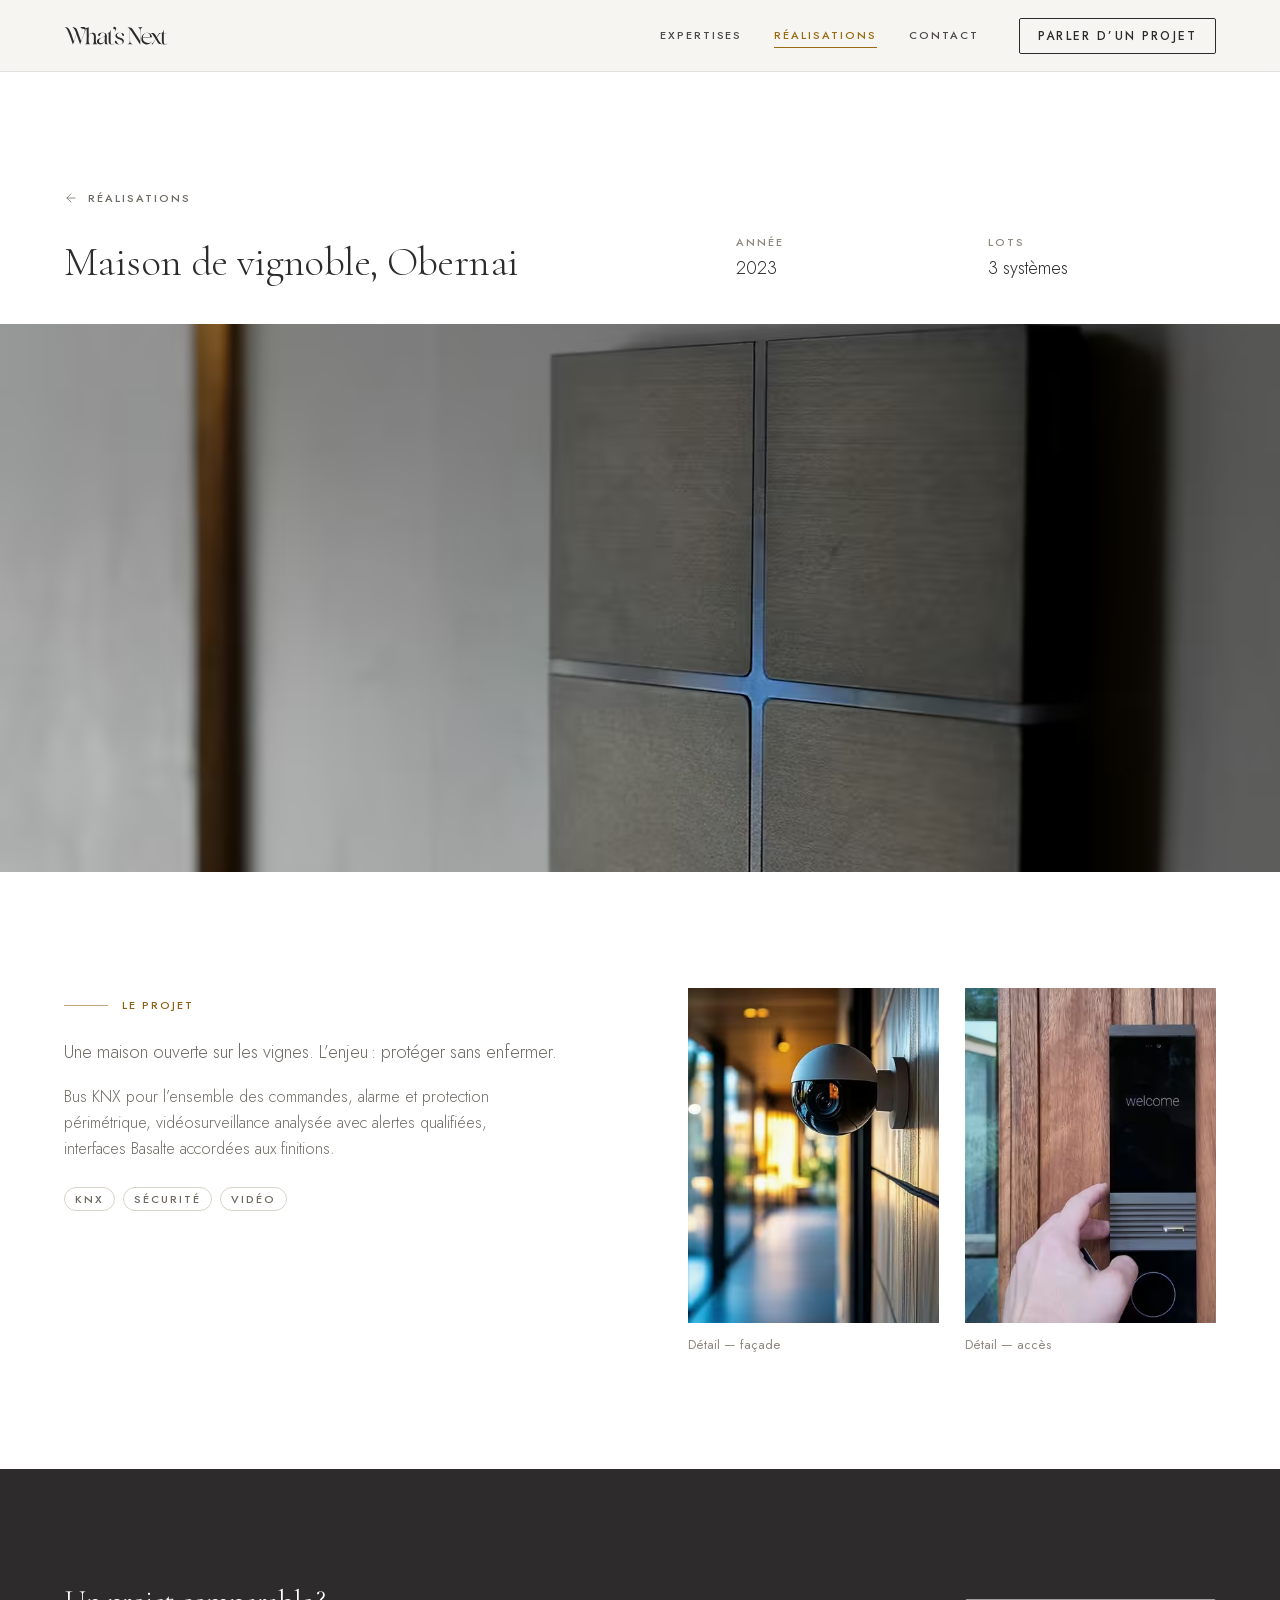
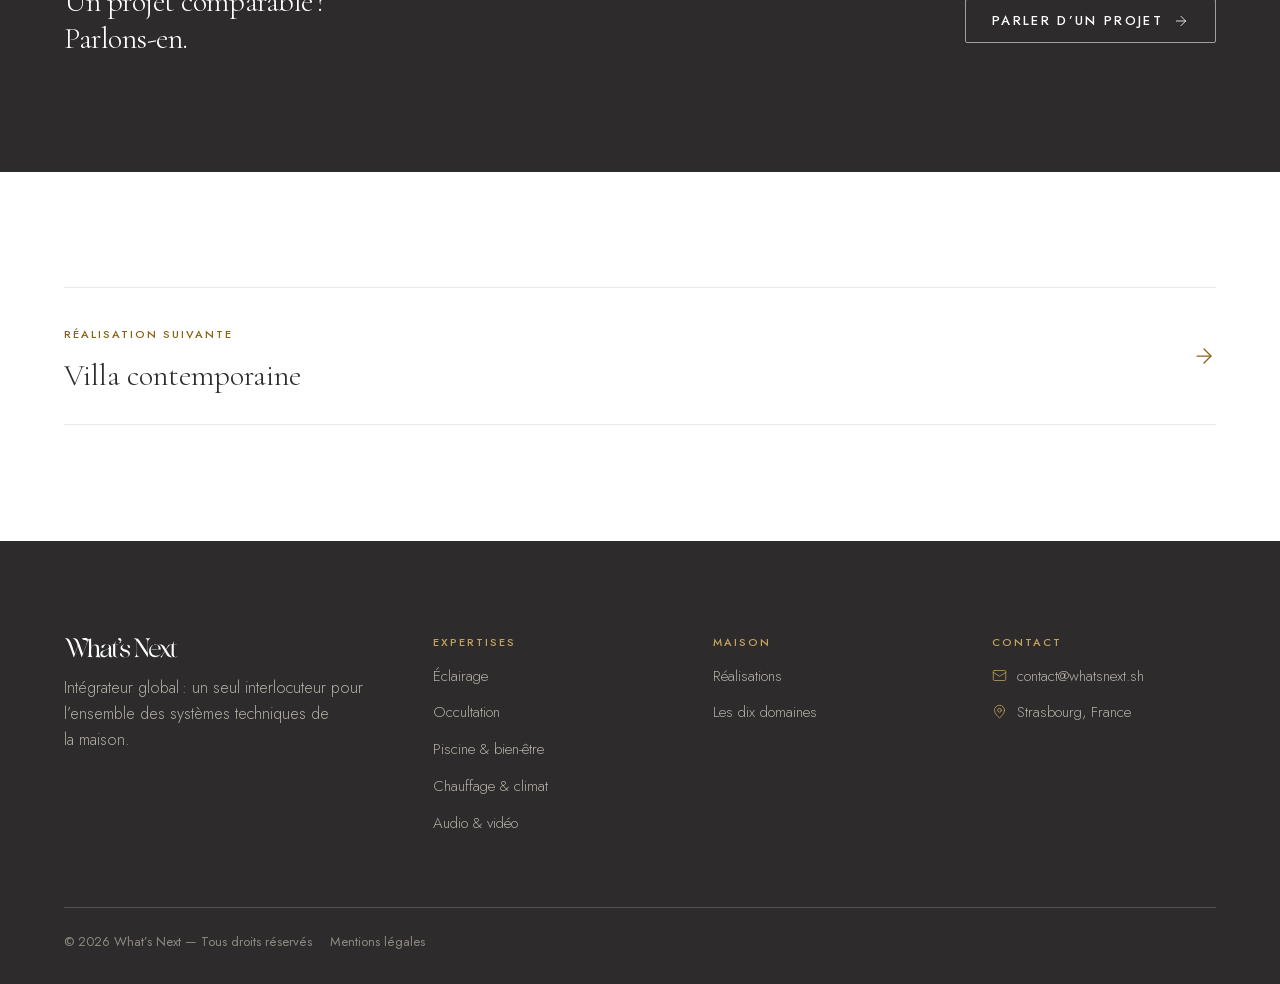
<file: docs/realisations/maison-de-vignoble/index.html>
<!doctype html>
<html lang="fr">
<head>
<meta charset="utf-8">
<meta name="viewport" content="width=device-width,initial-scale=1,viewport-fit=cover">
<title>Maison de vignoble, Obernai — What&#x27;s Next</title>
<meta name="description" content="Une maison ouverte sur les vignes. L&#x27;enjeu : protéger sans enfermer.">
<link rel="canonical" href="https://whatsnext.sh/realisations/maison-de-vignoble/">
<meta name="theme-color" content="#2D2B2B">
<meta property="og:type" content="website">
<meta property="og:locale" content="fr_FR">
<meta property="og:site_name" content="What's Next">
<meta property="og:title" content="Maison de vignoble, Obernai — What&#x27;s Next">
<meta property="og:description" content="Une maison ouverte sur les vignes. L&#x27;enjeu : protéger sans enfermer.">
<meta property="og:url" content="https://whatsnext.sh/realisations/maison-de-vignoble/">
<meta property="og:image" content="https://whatsnext.sh/assets/og.jpg">
<meta name="twitter:card" content="summary_large_image">
<link rel="icon" href="../../favicon.svg" type="image/svg+xml">
<link rel="preload" href="../../assets/fonts/cormorant.woff2" as="font" type="font/woff2" crossorigin>
<link rel="preload" href="../../assets/fonts/jost.woff2" as="font" type="font/woff2" crossorigin>

<script>document.documentElement.classList.add("js")</script>
<style>@font-face{font-family:"Jost";src:url(../../assets/fonts/jost.woff2) format("woff2");font-weight:300 500;font-style:normal;font-display:swap}@font-face{font-family:"Cormorant Garamond";src:url(../../assets/fonts/cormorant.woff2) format("woff2");font-weight:300 400;font-style:normal;font-display:swap}@font-face{font-family:"Cormorant Garamond";src:url(../../assets/fonts/cormorant-italic.woff2) format("woff2");font-weight:300 400;font-style:italic;font-display:swap}:root{--gold-50:#F7F1E4;--gold-100:#EDE0C6;--gold-200:#DCC494;--gold-300:#C4A361;--gold-400:#A36F0E;--gold-500:#996B13;--gold-600:#8A6215;--gold-700:#735419;--gold-800:#553E14;--ink-900:#1B1A19;--ink-800:#2D2B2B;--ink-700:#3C3938;--stone-500:#6E6963;--stone-400:#8E8880;--stone-300:#B5AFA6;--stone-200:#D8D3CB;--stone-100:#EAE6E0;--stone-50:#F3F1ED;--alabaster:#F7F5F2;--white:#fff;--critical-600:#8C3A2B;--text-primary:var(--ink-800);--text-secondary:var(--stone-500);--text-muted:var(--stone-400);--text-inverse-secondary:var(--stone-300);--surface-page:var(--alabaster);--surface-ink:var(--ink-800);--border-hairline:rgba(45,43,43,.10);--border-subtle:var(--stone-200);--border-strong:var(--ink-800);--border-inverse:rgba(255,255,255,.18);--overlay-protect:linear-gradient(to top,rgba(27,26,25,.78) 0%,rgba(27,26,25,.35) 42%,rgba(27,26,25,0) 100%);--font-display:"Cormorant Garamond","Times New Roman",Georgia,serif;--font-sans:"Jost","Helvetica Neue",Arial,sans-serif;--size-display-xl:clamp(2.75rem,6.5vw,6rem);--size-display-m:clamp(2.25rem,3.2vw,3.25rem);--size-display-s:clamp(1.75rem,2.4vw,2.375rem);--size-title:1.5rem;--size-subtitle:1.25rem;--size-body-l:1.125rem;--size-body-s:.9375rem;--size-caption:.8125rem;--size-label:.6875rem;--leading-display:1.04;--leading-heading:1.18;--leading-body:1.65;--leading-tight:1.35;--tracking-display:-.015em;--tracking-heading:-.005em;--tracking-label:.18em;--text-heading:300 var(--size-display-s)/var(--leading-heading) var(--font-display);--text-title:400 var(--size-title)/var(--leading-tight) var(--font-display);--text-body:300 1rem/var(--leading-body) var(--font-sans);--text-body-lead:300 var(--size-body-l)/var(--leading-body) var(--font-sans);--text-caption:400 var(--size-caption)/1.5 var(--font-sans);--text-eyebrow:500 var(--size-label)/1 var(--font-sans);--space-2:8px;--space-3:12px;--space-4:16px;--space-5:24px;--space-6:32px;--space-7:40px;--space-8:56px;--space-9:72px;--space-10:96px;--space-11:128px;--section-y:clamp(72px,9vw,160px);--gutter:clamp(20px,5vw,80px);--container-max:1320px;--grid-gap:clamp(16px,2vw,32px);--ease-standard:cubic-bezier(.22,.61,.36,1);--ease-entrance:cubic-bezier(.16,1,.3,1);--t-fast:160ms;--t-base:240ms;--t-reveal:760ms;--transition-control:color var(--t-fast) var(--ease-standard),background-color var(--t-fast) var(--ease-standard),border-color var(--t-fast) var(--ease-standard),opacity var(--t-fast) var(--ease-standard);--veil-light:rgba(247,245,242,.78);--blur-veil:saturate(120%) blur(14px);interpolate-size:allow-keywords}@media (prefers-reduced-motion:reduce){:root{--t-fast:0ms;--t-base:0ms;--t-reveal:0ms}html{scroll-behavior:auto!important}}*,*::before,*::after{box-sizing:border-box}html{-webkit-font-smoothing:antialiased;text-rendering:optimizeLegibility;-webkit-text-size-adjust:100%;scroll-behavior:smooth}body{margin:0;background:var(--surface-page);color:var(--text-primary);font:var(--text-body);text-wrap:pretty}h1,h2,h3{font-family:var(--font-display);font-weight:300;letter-spacing:var(--tracking-display);margin:0}p{margin:0 0 var(--space-4)}a{color:inherit;text-decoration:none}img{max-width:100%;display:block}::selection{background:var(--gold-100);color:var(--ink-900)}a:focus-visible,button:focus-visible,summary:focus-visible,[tabindex]:focus-visible{outline:1px solid var(--gold-500);outline-offset:3px}.sr-only{position:absolute!important;width:1px;height:1px;overflow:hidden;clip:rect(0 0 0 0);white-space:nowrap}.skip{position:absolute;left:var(--gutter);top:-60px;z-index:100;background:var(--ink-800);color:#fff;padding:10px 16px;font:var(--text-eyebrow);letter-spacing:var(--tracking-label);text-transform:uppercase}.skip:focus{top:12px}.link{color:var(--gold-600);border-bottom:1px solid rgba(138,98,21,.35);transition:var(--transition-control)}.link:hover{color:var(--gold-800);border-bottom-color:var(--gold-800)}.ico{flex:none}.section{padding:var(--section-y) var(--gutter);background:var(--surface-page)}.section--card{background:#fff}.section--ink{background:var(--surface-ink);color:#fff}.container{max-width:var(--container-max);margin:0 auto}.mt-8{margin-top:var(--space-8)}.mt-9{margin-top:var(--space-9)}.eyebrow{display:inline-flex;align-items:center;gap:14px;font:var(--text-eyebrow);letter-spacing:var(--tracking-label);text-transform:uppercase;color:var(--gold-600)}.eyebrow--rule::before{content:"";width:44px;height:1px;background:currentColor;opacity:.55}.eyebrow--inverse{color:rgba(255,255,255,.72)}.eyebrow--muted{color:var(--stone-400)}.sh{display:flex;flex-direction:column;align-items:flex-start;gap:var(--space-4)}.sh h1,.sh h2{font:var(--text-heading);letter-spacing:var(--tracking-heading);max-width:44ch}.sh p{margin:0;font:var(--text-body-lead);color:var(--text-secondary);max-width:44ch}.btn{display:inline-flex;align-items:center;justify-content:center;gap:10px;height:44px;padding:0 26px;font-family:var(--font-sans);font-size:.8125rem;font-weight:500;letter-spacing:var(--tracking-label);text-transform:uppercase;line-height:1;border-radius:2px;border:1px solid transparent;background:none;cursor:pointer;white-space:nowrap;transition:var(--transition-control),transform 90ms var(--ease-standard)}.btn:active{transform:scale(.985)}.btn--primary{background:var(--gold-600);color:#fff}.btn--primary:hover{background:var(--gold-800)}.btn--secondary{color:var(--ink-800);border-color:var(--ink-800)}.btn--secondary:hover{background:var(--ink-800);color:#fff}.btn--inverse{color:#fff;border-color:rgba(255,255,255,.55)}.btn--inverse:hover{background:#fff;color:var(--ink-800)}.btn--ghost{height:auto;padding:0 0 2px;color:var(--gold-600);border:0;border-bottom:1px solid transparent;border-radius:0}.btn--ghost:hover{color:var(--gold-800);border-bottom-color:currentColor}.btn--sm{height:36px;padding:0 18px;font-size:.75rem}.btn--lg{height:54px;padding:0 34px;font-size:.875rem}.btn[disabled]{background:var(--stone-200);color:var(--stone-400);cursor:progress}.btn-row{display:flex;gap:var(--space-4);flex-wrap:wrap;align-items:center}.site-header{position:sticky;top:0;z-index:40;height:72px;display:flex;align-items:center;gap:var(--space-7);padding:0 var(--gutter);color:var(--ink-800);background:var(--veil-light);-webkit-backdrop-filter:var(--blur-veil);backdrop-filter:var(--blur-veil);border-bottom:1px solid var(--border-hairline);transition:background-color var(--t-base) var(--ease-standard),border-color var(--t-base) var(--ease-standard),color var(--t-base) var(--ease-standard)}.logo{display:flex;align-items:center;color:inherit}.logo svg{height:20px;width:auto;display:block}.site-nav{display:flex;align-items:center;gap:var(--space-6);margin-left:auto}.site-nav a{font:var(--text-eyebrow);letter-spacing:var(--tracking-label);text-transform:uppercase;padding:6px 0;opacity:.85;border-bottom:1.5px solid transparent;transition:var(--transition-control)}.site-nav a:hover{opacity:1;border-bottom-color:var(--gold-500)}.site-nav a[aria-current]{color:var(--gold-500);border-bottom-color:var(--gold-500);opacity:1}.nav-toggle{display:none;align-items:center;justify-content:center;width:44px;height:44px;margin:0 -10px 0 auto;padding:0;border:0;background:none;color:inherit;cursor:pointer}.nav-toggle .ico-x{display:none}.menu-open .nav-toggle .ico-x{display:block}.menu-open .nav-toggle .ico-menu{display:none}.js .site-header.is-over:not(.is-scrolled){background:transparent;-webkit-backdrop-filter:none;backdrop-filter:none;border-bottom-color:transparent;color:#fff}.js .site-header.is-over:not(.is-scrolled) .header-cta{color:#fff;border-color:rgba(255,255,255,.55)}.js .site-header.is-over:not(.is-scrolled) .header-cta:hover{background:#fff;color:var(--ink-800)}.fab,.nav-cta{display:none}.site-footer{background:var(--surface-ink);color:var(--text-inverse-secondary);padding:var(--space-10) var(--gutter) var(--space-6)}.footer-grid{max-width:var(--container-max);margin:0 auto;display:grid;grid-template-columns:minmax(220px,1.4fr) repeat(3,minmax(150px,1fr));gap:var(--space-8)}.footer-grid .logo{color:#fff}.footer-grid .logo svg{height:22px}.footer-col{display:flex;flex-direction:column;gap:var(--space-4)}.footer-col p{margin:0;max-width:32ch}.footer-title{font:var(--text-eyebrow);letter-spacing:var(--tracking-label);text-transform:uppercase;color:var(--gold-300)}.footer-col ul{list-style:none;margin:0;padding:0;display:flex;flex-direction:column;gap:var(--space-3)}.footer-col li,.footer-col a{font-size:var(--size-body-s)}.footer-col a{transition:var(--transition-control)}.footer-col a:hover{color:#fff}.footer-contact{display:flex;gap:10px;align-items:flex-start}.footer-contact .ico{color:var(--gold-300);margin-top:4px}.footer-legal{max-width:var(--container-max);margin:var(--space-9) auto 0;padding-top:var(--space-5);border-top:1px solid var(--border-inverse);font:var(--text-caption);color:var(--stone-400);display:flex;gap:6px 18px;flex-wrap:wrap}.footer-legal a:hover{color:#fff}.cards{display:grid;grid-template-columns:repeat(3,1fr);gap:var(--grid-gap)}.card{display:flex;flex-direction:column;gap:var(--space-3);padding:var(--space-6);background:#fff;border:1px solid var(--border-subtle);transition:var(--transition-control),transform var(--t-base) var(--ease-standard)}a.card:hover{border-color:var(--border-strong);transform:translateY(-2px)}.card__eyebrow{font:var(--text-eyebrow);letter-spacing:var(--tracking-label);text-transform:uppercase;color:var(--gold-600)}.card h3{font:var(--text-title);letter-spacing:0}.card__body{color:var(--text-secondary)}.card__more{margin-top:auto;padding-top:var(--space-3);display:inline-flex;align-items:center;gap:8px;color:var(--gold-600);font:var(--text-eyebrow);letter-spacing:var(--tracking-label);text-transform:uppercase;transition:transform var(--t-base) var(--ease-standard)}a.card:hover .card__more{transform:translateX(3px)}.fig{margin:0;display:flex;flex-direction:column;gap:var(--space-3)}.fig__media{position:relative;overflow:hidden;background:var(--stone-100)}.fig__media img{position:absolute;inset:0;width:100%;height:100%;object-fit:cover}.fig figcaption{font:var(--text-caption);color:var(--text-muted)}.fig figcaption strong{font-weight:500;color:var(--text-primary)}.quote{margin:0;display:flex;flex-direction:column;gap:var(--space-5);max-width:30ch}.quote p{margin:0;font-family:var(--font-display);font-weight:300;font-style:italic;font-size:var(--size-display-s);line-height:var(--leading-heading);color:#fff}.quote footer{display:flex;flex-direction:column;gap:2px}.quote cite{font:var(--text-eyebrow);font-style:normal;letter-spacing:var(--tracking-label);text-transform:uppercase;color:rgba(255,255,255,.75)}.quote footer span{font:var(--text-caption);color:var(--text-inverse-secondary)}.stats{display:flex;gap:var(--space-9);flex-wrap:wrap}.stat{display:flex;flex-direction:column;gap:var(--space-2)}.stat b{font-family:var(--font-display);font-weight:300;font-size:var(--size-display-s);line-height:1;color:#fff}.stat span{font:var(--text-eyebrow);letter-spacing:var(--tracking-label);text-transform:uppercase;color:var(--text-inverse-secondary)}.acc{border-top:1px solid var(--border-hairline)}.acc details{border-bottom:1px solid var(--border-hairline)}.acc summary{list-style:none;cursor:pointer;display:flex;align-items:center;justify-content:space-between;gap:var(--space-5);padding:var(--space-5) 0;font-family:var(--font-display);font-size:var(--size-subtitle);font-weight:400;transition:var(--transition-control)}.acc summary::-webkit-details-marker{display:none}.acc summary .ico{color:var(--gold-600)}.acc summary .ico-minus,.acc details[open] summary .ico-plus{display:none}.acc details[open] summary .ico-minus{display:block}.acc details[open] summary{color:var(--gold-700)}.acc details p{margin:0;padding-bottom:var(--space-5);max-width:60ch;color:var(--text-secondary)}.acc details::details-content{block-size:0;overflow:hidden;transition:block-size var(--t-base) var(--ease-standard),content-visibility var(--t-base) allow-discrete}.acc details[open]::details-content{block-size:auto}.badges{display:flex;gap:8px;flex-wrap:wrap}.badge{display:inline-flex;align-items:center;height:24px;padding:0 10px;font-family:var(--font-sans);font-size:var(--size-label);font-weight:500;letter-spacing:var(--tracking-label);text-transform:uppercase;border-radius:999px;white-space:nowrap;color:var(--stone-500);border:1px solid var(--border-subtle)}.badge--accent{color:var(--gold-700);border-color:var(--gold-200);background:var(--gold-50)}.hero{position:relative;margin-top:-72px;padding-top:72px;min-height:max(600px,min(100svh,960px));display:flex;flex-direction:column;background:var(--surface-ink);color:#fff;overflow:hidden}.hero picture{position:absolute;inset:0}.hero img{width:100%;height:100%;object-fit:cover;object-position:50% 45%}.hero::after{content:"";position:absolute;inset:0;background:var(--overlay-protect)}.hero__inner{position:relative;z-index:1;margin-top:auto;padding:0 var(--gutter) var(--space-10)}.hero__content{max-width:var(--container-max);margin:0 auto;display:flex;flex-direction:column;gap:var(--space-6)}.hero h1{font-weight:300;font-size:var(--size-display-xl);line-height:var(--leading-display);color:#fff;max-width:16ch}.hero__lead{margin:0;font:var(--text-body-lead);color:rgba(255,255,255,.82);max-width:48ch}.hero .btn-row{margin-top:var(--space-3)}.band{display:grid;grid-template-columns:1.1fr 1fr;gap:var(--space-10);align-items:center}.projects{display:grid;grid-template-columns:repeat(3,1fr);gap:var(--grid-gap)}.proj{display:block}.proj .fig__media img{transition:transform 1.2s var(--ease-entrance)}.proj:hover .fig__media img{transform:scale(1.015)}.proj:hover figcaption strong{color:var(--gold-700)}.split{display:grid;grid-template-columns:.9fr 1.1fr;gap:var(--space-10);align-items:start}.cta-band{display:flex;justify-content:space-between;align-items:center;gap:var(--space-8);padding-top:var(--space-9);border-top:1px solid var(--border-hairline);flex-wrap:wrap}.cta-band h2{font:var(--text-heading);max-width:22ch}.xp{display:grid;grid-template-columns:300px 1fr;gap:var(--space-10);align-items:start}.xp-tabs{display:flex;flex-direction:column;border-top:1px solid var(--border-hairline);position:sticky;top:104px}.xp-tab{display:flex;align-items:center;justify-content:space-between;gap:12px;padding:var(--space-4) 0;border-bottom:1px solid var(--border-hairline);font-size:var(--size-body-s);letter-spacing:.04em;color:var(--text-secondary);transition:var(--transition-control)}.xp-tab:hover{color:var(--ink-800)}.xp-tab .ico{color:var(--gold-600);opacity:0;transition:opacity var(--t-fast)}.xp-tab[aria-selected=true]{color:var(--gold-700)}.xp-tab[aria-selected=true] .ico{opacity:1}.xp-panel{display:flex;flex-direction:column;gap:var(--space-6);scroll-margin-top:96px}.xp-panel+.xp-panel{margin-top:var(--space-10)}.js .xp-panel:not(.is-active){display:none}.js .xp-panel+.xp-panel{margin-top:0}.js .xp-panel.is-active{animation:fade var(--t-reveal) var(--ease-entrance)}@keyframes fade{from{opacity:0;transform:translateY(8px)}to{opacity:1;transform:none}}.xp-detail{display:grid;grid-template-columns:1fr 1fr;gap:var(--space-8)}.xp-detail h2{font:var(--text-heading);margin:var(--space-3) 0 var(--space-4)}.xp-detail p{color:var(--text-secondary);max-width:46ch}.xp-side{display:flex;flex-direction:column;gap:var(--space-4)}.checklist{list-style:none;margin:0;padding:0;display:flex;flex-direction:column;gap:var(--space-3)}.checklist li{display:flex;gap:12px;align-items:center;color:var(--text-secondary);border-bottom:1px solid var(--border-hairline);padding-bottom:var(--space-3)}.checklist .ico{color:var(--gold-600)}.back{display:inline-flex;align-items:center;gap:10px;font:var(--text-eyebrow);letter-spacing:var(--tracking-label);text-transform:uppercase;color:var(--stone-500);margin-bottom:var(--space-6);transition:var(--transition-control)}.back:hover{color:var(--gold-700)}.proj-head{display:grid;grid-template-columns:1.2fr 1fr;gap:var(--space-10);align-items:end}.proj-head h1{font-weight:300;font-size:var(--size-display-m);line-height:var(--leading-display)}.meta{margin:0;display:grid;grid-template-columns:1fr 1fr;gap:var(--space-5)}.meta dt{font:var(--text-eyebrow);letter-spacing:var(--tracking-label);text-transform:uppercase;color:var(--stone-400);margin-bottom:6px}.meta dd{margin:0;font:var(--text-body-lead)}.wide{background:#fff}.two{display:grid;grid-template-columns:1fr 1fr;gap:var(--space-10)}.two-figs{display:grid;grid-template-columns:1fr 1fr;gap:var(--grid-gap)}.lede{font:var(--text-body-lead);color:var(--text-secondary);margin-top:var(--space-5);max-width:46ch}.body-text{color:var(--text-secondary);max-width:46ch}.ink-row{display:flex;justify-content:space-between;align-items:center;gap:var(--space-8);flex-wrap:wrap}.ink-row h2{font:var(--text-heading);color:#fff;max-width:22ch}.next{display:flex;justify-content:space-between;align-items:center;gap:var(--space-5);padding:var(--space-6) 0;border-top:1px solid var(--border-hairline);border-bottom:1px solid var(--border-hairline)}.next strong{display:block;font-family:var(--font-display);font-weight:300;font-size:var(--size-display-s);line-height:1.1;margin-top:var(--space-3);transition:var(--transition-control)}.next:hover strong{color:var(--gold-700)}.next .ico{color:var(--gold-600)}.contact{display:grid;grid-template-columns:1fr 1fr;gap:var(--space-11);align-items:start}.contact hr{border:0;border-top:1px solid var(--border-hairline);margin:var(--space-7) 0}.contact-lines{display:flex;flex-direction:column;gap:var(--space-4);color:var(--text-secondary)}.contact-lines a,.contact-lines span{display:flex;gap:12px;align-items:center}.contact-lines .ico{color:var(--gold-600)}.form{display:grid;grid-template-columns:1fr 1fr;gap:var(--space-6)}.field{display:flex;flex-direction:column;gap:var(--space-2);min-width:0}.field--full,.form-foot,.form-error{grid-column:1/-1}.field__label{font:var(--text-eyebrow);letter-spacing:var(--tracking-label);text-transform:uppercase;color:var(--stone-500)}.field input,.field textarea,.field select{width:100%;height:44px;padding:0 2px;background:transparent;color:var(--text-primary);font:var(--text-body);border:0;border-bottom:1px solid var(--border-subtle);border-radius:0;outline:none;transition:var(--transition-control);-webkit-appearance:none;appearance:none}.field textarea{height:auto;padding:var(--space-3) 2px;resize:vertical;min-height:140px}.field input:focus,.field textarea:focus,.field select:focus{border-bottom-color:var(--gold-500)}.field input::placeholder,.field textarea::placeholder{color:var(--stone-400);opacity:1}.field input:user-invalid,.field textarea:user-invalid{border-bottom-color:var(--critical-600)}.select{position:relative;display:flex;align-items:center}.select select{padding-right:28px;cursor:pointer}.select select:has(option[value=""]:checked){color:var(--stone-400)}.select .ico{position:absolute;right:2px;pointer-events:none;color:var(--stone-500)}.field__hint{font:var(--text-caption);color:var(--text-muted)}.form-foot{display:flex;align-items:center;justify-content:space-between;gap:var(--space-6);flex-wrap:wrap}.check{position:relative;display:inline-flex;align-items:flex-start;gap:var(--space-3);cursor:pointer;max-width:40ch}.check input{position:absolute;opacity:0;width:18px;height:18px;margin:2px 0 0;cursor:pointer}.check__box{width:18px;height:18px;flex:none;margin-top:2px;display:grid;place-items:center;border:1px solid var(--border-subtle);border-radius:1px;color:#fff;transition:var(--transition-control)}.check__box .ico{opacity:0}.check input:checked+.check__box{background:var(--gold-600);border-color:var(--gold-600)}.check input:checked+.check__box .ico{opacity:1}.check input:focus-visible+.check__box{outline:1px solid var(--gold-500);outline-offset:3px}.check__label{font-size:var(--size-body-s);line-height:1.5;color:var(--text-secondary)}.hp{position:absolute!important;left:-9999px;width:1px;height:1px;overflow:hidden}.form-error{margin:0;color:var(--critical-600);font-size:var(--size-body-s)}.sent{border:1px solid var(--border-subtle);padding:var(--space-8);display:flex;flex-direction:column;align-items:flex-start;gap:var(--space-4)}.sent .ico{color:var(--gold-600)}.sent h2{font:var(--text-title)}.sent p{margin:0;color:var(--text-secondary)}.sent:focus{outline:none}.prose{max-width:720px}.prose h1{font:var(--text-heading);margin-bottom:var(--space-7)}.prose h2{font:var(--text-title);margin:var(--space-8) 0 var(--space-4)}.prose p,.prose li{color:var(--text-secondary)}.prose ul{padding-left:1.1em}.todo{background:var(--gold-50);color:var(--gold-800);padding:0 4px}.js .reveal{opacity:0;transform:translateY(14px);transition:opacity var(--t-reveal) var(--ease-entrance),transform var(--t-reveal) var(--ease-entrance);transition-delay:var(--d,0ms)}.js .reveal.is-in{opacity:1;transform:none}@media (max-width:1100px){.footer-grid{grid-template-columns:1fr 1fr}.contact{gap:var(--space-9)}}@media (max-width:899px){.site-nav{position:fixed;inset:72px 0 0;z-index:39;flex-direction:column;align-items:flex-start;gap:var(--space-5);margin:0;padding:var(--space-8) var(--gutter);background:var(--surface-page);color:var(--ink-800);opacity:0;visibility:hidden;transform:translateY(-8px);transition:opacity var(--t-base) var(--ease-standard),transform var(--t-base) var(--ease-standard),visibility 0s linear var(--t-base)}.site-nav a{font-family:var(--font-display);font-size:2.25rem;font-weight:300;letter-spacing:-.01em;text-transform:none;line-height:1.2;opacity:1}.site-nav a.nav-cta{display:inline-flex;margin-top:var(--space-5);height:44px;padding:0 26px;border:0;font:500 .8125rem/1 var(--font-sans);letter-spacing:var(--tracking-label);text-transform:uppercase;color:#fff}.menu-open .site-nav{opacity:1;visibility:visible;transform:none;transition-delay:0s}.menu-open{overflow:hidden}.menu-open .site-header,.js .menu-open .site-header.is-over{background:var(--surface-page)!important;-webkit-backdrop-filter:none!important;backdrop-filter:none!important;color:var(--ink-800)!important;border-bottom-color:var(--border-hairline)!important}.header-cta{display:none}.nav-toggle{display:inline-flex}.fab{display:inline-flex;position:fixed;right:16px;bottom:calc(16px + env(safe-area-inset-bottom));z-index:30;box-shadow:0 12px 32px -18px rgba(45,43,43,.5)}.menu-open .fab{display:none}.band,.split,.xp,.proj-head,.two,.contact{grid-template-columns:1fr}.band,.split,.proj-head,.two{gap:var(--space-8)}.cards{grid-template-columns:1fr 1fr}.projects{grid-auto-flow:column;grid-template-columns:none;grid-auto-columns:78%;overflow-x:auto;scroll-snap-type:x mandatory;margin:0 calc(var(--gutter)*-1);padding:0 var(--gutter);scrollbar-width:none}.projects::-webkit-scrollbar{display:none}.projects>*{scroll-snap-align:start}.xp{gap:var(--space-6)}.xp-tabs{position:sticky;top:72px;z-index:5;flex-direction:row;overflow-x:auto;gap:var(--space-5);border-top:0;border-bottom:1px solid var(--border-hairline);background:#fff;margin:0 calc(var(--gutter)*-1);padding:0 var(--gutter);scrollbar-width:none}.xp-tabs::-webkit-scrollbar{display:none}.xp-tab{flex:none;border-bottom:1.5px solid transparent;padding:var(--space-4) 0;white-space:nowrap}.xp-tab[aria-selected=true]{border-bottom-color:var(--gold-600)}.xp-tab .ico{display:none}.xp-panel{scroll-margin-top:140px}.xp-detail{grid-template-columns:1fr;gap:var(--space-6)}.wide .fig__media{aspect-ratio:4/3!important}}@media (max-width:600px){.cards,.footer-grid,.form{grid-template-columns:1fr}.hero__inner{padding-bottom:var(--space-9)}.hero .btn-row .btn{flex:1 1 100%}.stats{gap:var(--space-7)}}[hidden]{display:none!important}</style>

</head>
<body>
<svg width="0" height="0" style="position:absolute" aria-hidden="true"><symbol id="wn" viewBox="133.1 440.7 757.8 145.7" fill="currentColor"><path  d="M423.582 490.389c6.981 1.499 14.181 3.435 18.302 9.86 8.907 13.886-3.384 59.519 7.618 70.183 2.261 2.191 5.764 2.722 8.711 3.493-27.21.898-28.431 1.979-28.295-27.446-3.88 11.526-7.719 19.431-19.245 25.538-19.665 10.418-43.002-3.062-36.052-26.702 3.789-12.892 23.34-16.719 34.186-20.487 8.345-2.915 18.684-5.202 22.14-14.4 3.128-8.342-.771-13.497-7.162-18.507zm-30.49 72.625c5.812 3.565 10.436 3.471 16.867 1.907 21.72-5.283 21.023-29.258 20.184-46.439-.802-.58-.411-.471-1.086-.548-14.308 7.505-34.592 9.326-40.54 26.384-2.447 7.018-.677 13.49 4.575 18.696m377.95-5.736c-13.078 18.116-38.126 23.548-57.267 11.641-19.895-12.377-21.126-42.338-9.164-60.83 12.207-18.871 37.64-23.377 56.543-11.773 9.504 5.905 11.786 16.86 13.557 27.219a791 791 0 0 0-20.777.106l-46.216.259c.062 12.871 1.563 20.677 10.756 30.479 11.301 12.05 39.345 13.711 50.961 2.094zm-16.843-34.408c7.835-2.06 6.307-11.42 4.166-17.422-4.919-13.793-20.008-17.328-32.438-11.744-12.513 5.507-16.934 16.922-18.219 29.531 12.154-.968 34.389-.696 46.491-.365"/><path  d="M707.708 523.235c12.154-.968 34.389-.696 46.491-.365l-.265.771-46.216.259zm120.129-30.81c17.722.839 28.211-1.545 31.686-21.735.296-1.717.124-4.452 1.004-5.87.374 1.311-.034 26.045-.307 28.206l.252.972-.218 39.195c-.048 4.82-.198 9.753-.166 14.566.141 21.643 4.352 32.701 26.798 20.383-4.247 3.884-7.93 6.516-14.078 7.154-33.529 3.476-25.652-27.715-26.359-49.59-.28-8.678-.399-20.645.315-29.209q.102-1.218.241-2.433c-4.429-.231-9.868-.719-14.113.605-8.637 7.144-16.299 19.715-22.778 29.224 8.551 13.987 18.957 31.987 29.582 44.561 2.244 2.656 6.982 5.125 10.292 6.572-11.122-.954-23.932-.351-31.983-10.089-4.863-5.883-12.248-21.893-16.861-27.129-3.044 6.057-8.839 13.92-12.423 20.202-3.48 6.097-4.995 9.763-7.669 16.212-3.222.099-7.113-.067-10.39-.127 6.696-6.684 10.639-10.455 16.49-18.214 3.074-4.077 10.496-15.756 13.396-18.534-.925-3.777-10.458-17.707-13.063-21.947-7.78-12.663-11.113-20.114-26.053-24.257 6.52-.232 13.987-.505 20.466.734 13.477 2.576 20.264 19.098 26.671 29.534l.585.381c2.652-4.398 15.947-27.783 17.941-29.63zm-234.472-43.5c13.988 1.019 26.217-1.711 35.715 10.664 8.407 10.952 17.296 24.778 24.731 36.506 10.539 16.624 23.929 35.081 33.431 52.028-.491-12.531-.239-24.766-.127-37.156.098-10.915 1.399-36.218-1.368-46.425a19.05 19.05 0 0 0-5.432-8.867c-3.086-2.834-6.334-4.149-10.111-5.683 12.283-.527 23.11-.33 35.232-.578-5.124 3.289-14.441 8.904-15.089 15.719-3.474 36.536-.077 73.562-1.474 110.184-7.552-7.083-11.057-15.833-16.773-23.999-9.818-14.025-18.939-29.389-28.793-43.261-7.733-10.887-19.675-33.45-28.972-42.094l.206 4.73a2302 2302 0 0 0-.469 51.493c0 8.523.114 17.247.476 25.72.275 6.454 1.388 14.503 6.024 19.291 3.936 4.142 8.279 4.813 13.251 6.801-12.735-.091-27 .157-39.492-.13 4.876-1.722 13.663-4.186 15.432-9.231 4.178-11.913 2.802-29.175 2.82-41.688l.403-50.046c.007-3.42-.247-5.471-.654-8.856-5.605-9.971-8.386-11.164-18.967-15.122m-341.412-.662c11.967 2.052 21.933-2.337 32.891.873 3.392.993 5.234 5.019 6.448 8.224 9.023-2.94 13.492-4.271 21.719-8.896.011 19.668-.345 41.018.379 60.546l.44.307 1.373.34c-2.77 8.278-3.96 48.17.887 57.169 2.133 3.959 4.23 5.157 8.038 7.196-12.505-.017-25.327-.179-37.806-.019 4.217-2.296 9.057-4.654 10.624-9.599 2.308-7.281 2.24-82.449 1.235-93.658-.177-1.984-.549-3.767-1.555-5.507-1.408-2.437-3.242-4.652-4.997-6.847-.03 14.615-15.638 46.43-20.576 62.556l-1.087-1.624c.728-1.636 3.644-10.033 4.323-11.986 4.451-12.798 12.307-26.832 10.574-40.478-4.684-6.798-10.331-5.468-17.607-6.717-8.091-1.39-10.882-5.698-15.303-11.88m-62.349.857c9.912-.306 21.893-1.128 29.534 6.327 9.787 9.548 13.889 24.85 18.555 37.347 5.932 15.891 10.78 31.911 16.56 47.827.636 1.766 2.683 8.11 3.673 9.021l.672-1.102 1.44 1.363c-1.499 2.945-7.884 21.976-9.37 26.107-9.028-24.998-17.048-49.92-26.218-75.052a1711 1711 0 0 0-9.384 27.139l-.925-2.463c2.153-6.212 8.26-22.249 8.656-27.906.347-4.951-7.482-21.58-10.004-26.84-4.625-9.646-9.796-17.145-20.372-20.842a93 93 0 0 0-2.817-.926m-52.533.426c8.719-.13 11.328.097 20.039 1.424 21.415 3.26 43.715 96.456 48.467 99.242l1.492.778c-2.854 8.417-5.949 16.723-8.83 25.122-1.694-3.875-2.973-7.576-4.353-11.565-9.134-26.419-18.112-52.938-29.09-78.664-3.876-9.085-7.351-18.838-13.465-26.674-3.43-4.397-9.407-7.2-14.26-9.663M549.68 573.164c18.505-6.237 11.259-28.494-7.098-32.915-15.69-3.778-42.228-15.034-32.875-35.276 2.128-5.813 8.051-10.461 14.821-13.117 11.606-4.553 52.392-2.022 45.913 18.492-.668 2.115-6.74 4.838-9.103 2.687-8.491-12.569-5.248-24.182-25.931-22.119-3.85.384-13.083 3.711-14.862 7.608-14.021 30.711 45.591 20.846 48.579 47.782 1.917 17.29-6.383 23.11-18.399 28.029zm-229.784-73.707c8.306-8.353 30.3-14.111 38.871-4.04 16.673 19.591-5.923 65.094 18.356 78.662q-19.366.177-38.731-.139c5.555-2.862 9.295-4.947 11.164-11.468 2.596-9.056.995-18.595 1.08-27.877.091-9.986 1.642-21.59-3.148-30.84-5.496-10.613-18.629-9.921-26.844-2.701zm125.816-6.112c21.849-3.706 21.94-5.636 27.108-26.356l.268.277c-.067 4.848.229 22.168-.53 25.967l.17 1.101c-.254 10.556.399 22.12.087 32.992.326 10.34-.747 21.101.218 31.384 1.947 20.728 15.654 15.511 27.758 8.719-4.39 4.247-9.114 7.206-15.418 7.681-6.389.47-16.602-.264-21.454-4.843-7.162-6.759-5.238-21.795-5.5-30.679-.44-14.954.938-30.47-.248-45.249-4.054-.404-8.295-.591-12.459-.994m52.164-46.803c21.605-1.802 20.502 33.825-1.105 35.492 3.667-2.47 10.551-7.593 11.361-12.398.798-8.181-12.349-6.031-15.367-11.338-2.932-5.158 1.13-9.194 5.111-11.756m43.634 128.896c-6.94.58-15.868-1.378-22.295-3.924-6.23-2.468-17.552-8.824-15.96-16.863.594-3 4.346-8.705 8.203-7.042 6.233 2.818 7.291 11.937 10.549 17.333 3.563 5.769 9.825 8.039 15.889 9.935 1.161.184 2.462.423 3.614.561M409.886 491.27c-7.735.809-12.17 10.153-14.778 16.491-6.199 15.065-20.461.042-11.463-8.565 7.017-6.712 16.484-8.755 25.933-8.773z"/><path  d="m269.966 519.324 1.087 1.624c-3.578 8.932-7.987 19.878-11.015 28.955l-1.44-1.363a399 399 0 0 0 11.368-29.216m-55.825 6.31.925 2.463a534 534 0 0 0-7.997 22.893l-1.492-.778c2.32-4.097 6.694-19.237 8.564-24.578m258.417-32.401c2.82-.457 20.625-.829 22.434.263-1.458.979-18.872.869-22.264.838zm387.662-.207c3.403-.724 18.157-.622 21.572.278l-.385.209-.187-.283-.512.398c-6.281.58-13.814.385-20.236.37zm-450.642-2.603c4.159-.777 9.775-.42 14.004-.034l.203 1.532c-5.213-1.205-8.59-.898-13.899-.651zm-89.682 9.034.748 1.597c-2.688 2.974-3.976 4.697-5.441 8.603l-1.373-.34c2.217-4.422 2.986-6.019 6.066-9.86m218 75.42c4.017-.422 7.859-.723 11.784-1.713l1.045 1.171c-3.074.418-6.122.872-9.215 1.103-1.152-.138-2.453-.377-3.614-.561m231.539-18.404.419-.507c1.249-1.53 3.98-5.929 4.901-6.5-.425 2.869-2.168 5.307-3.713 7.812z"/></symbol></svg>
<a class="skip" href="#contenu">Aller au contenu</a>
<header class="site-header">
<a class="logo" href="../../" aria-label="What's Next — accueil"><svg viewBox="0 0 757.8 145.7" width="104" height="20" role="img" aria-label="What's Next"><use href="#wn"/></svg></a>
<nav class="site-nav" id="menu" aria-label="Navigation principale"><a href="../../expertises/">Expertises</a><a href="../../realisations/" aria-current=page>Réalisations</a><a href="../../contact/">Contact</a><a class="btn btn--primary nav-cta" href="../../contact/">Parler d’un projet</a></nav>
<a class="btn btn--secondary btn--sm header-cta" href="../../contact/">Parler d’un projet</a>
<button class="nav-toggle" type="button" aria-expanded="false" aria-controls="menu" aria-label="Menu"><svg class="ico ico-menu" width="22" height="22" viewBox="0 0 24 24" fill="none" stroke="currentColor" stroke-width="1.25" stroke-linecap="round" stroke-linejoin="round" aria-hidden="true"><path d="M4 6h16"/><path d="M4 12h16"/><path d="M4 18h16"/></svg><svg class="ico ico-x" width="22" height="22" viewBox="0 0 24 24" fill="none" stroke="currentColor" stroke-width="1.25" stroke-linecap="round" stroke-linejoin="round" aria-hidden="true"><path d="M18 6 6 18"/><path d="m6 6 12 12"/></svg></button>
</header>
<main id="contenu">
<section class="section section--card" style='padding-bottom:var(--space-7)'><div class="container"><a class="back" href="../"><svg class="ico ico-arrow-left" width="14" height="14" viewBox="0 0 24 24" fill="none" stroke="currentColor" stroke-width="1.25" stroke-linecap="round" stroke-linejoin="round" aria-hidden="true"><path d="m12 19-7-7 7-7"/><path d="M19 12H5"/></svg> Réalisations</a><div class="proj-head"><h1>Maison de vignoble, Obernai</h1><dl class="meta"><div><dt>Année</dt><dd>2023</dd></div><div><dt>Lots</dt><dd>3 systèmes</dd></div></dl></div></div></section><div class="wide"><figure class="fig "><div class="fig__media" style="aspect-ratio:21 / 9"><picture><source type="image/avif" srcset="../../assets/img/clavier-basalte-360.avif 360w, ../../assets/img/clavier-basalte-640.avif 640w, ../../assets/img/clavier-basalte-960.avif 960w, ../../assets/img/clavier-basalte-1280.avif 1280w, ../../assets/img/clavier-basalte-1600.avif 1600w" sizes="100vw"><img src="../../assets/img/clavier-basalte-960.webp" srcset="../../assets/img/clavier-basalte-360.webp 360w, ../../assets/img/clavier-basalte-640.webp 640w, ../../assets/img/clavier-basalte-960.webp 960w, ../../assets/img/clavier-basalte-1280.webp 1280w, ../../assets/img/clavier-basalte-1600.webp 1600w" sizes="100vw" width="960" height="1273" alt="Clavier mural Basalte dans une maison de vignoble" fetchpriority="high" decoding="async"></picture></div></figure></div><section class="section section--card"><div class="container"><div class="two"><div class="reveal"><span class="eyebrow eyebrow--rule">Le projet</span><p class="lede">Une maison ouverte sur les vignes. L’enjeu : protéger sans enfermer.</p><p class="body-text">Bus KNX pour l’ensemble des commandes, alarme et protection périmétrique, vidéosurveillance analysée avec alertes qualifiées, interfaces Basalte accordées aux finitions.</p><div class="badges mt-8" style="margin-top:var(--space-5)"><span class="badge">KNX</span><span class="badge">Sécurité</span><span class="badge">Vidéo</span></div></div><div class="two-figs reveal" style="--d:120ms"><figure class="fig "><div class="fig__media" style="aspect-ratio:3 / 4"><picture><source type="image/avif" srcset="../../assets/img/camera-videosurveillance-360.avif 360w, ../../assets/img/camera-videosurveillance-571.avif 571w" sizes="(max-width: 899px) 50vw, 24vw"><img src="../../assets/img/camera-videosurveillance-571.webp" srcset="../../assets/img/camera-videosurveillance-360.webp 360w, ../../assets/img/camera-videosurveillance-571.webp 571w" sizes="(max-width: 899px) 50vw, 24vw" width="571" height="1019" alt="Caméra de vidéosurveillance" loading="lazy" decoding="async"></picture></div><figcaption>Détail — façade</figcaption></figure><figure class="fig "><div class="fig__media" style="aspect-ratio:3 / 4"><picture><source type="image/avif" srcset="../../assets/img/portier-entree-360.avif 360w, ../../assets/img/portier-entree-480.avif 480w" sizes="(max-width: 899px) 50vw, 24vw"><img src="../../assets/img/portier-entree-480.webp" srcset="../../assets/img/portier-entree-360.webp 360w, ../../assets/img/portier-entree-480.webp 480w" sizes="(max-width: 899px) 50vw, 24vw" width="480" height="640" alt="Portier d&#x27;entrée" loading="lazy" decoding="async"></picture></div><figcaption>Détail — accès</figcaption></figure></div></div></div></section><section class="section section--ink"><div class="container"><div class="ink-row"><h2 class="reveal">Un projet comparable ? Parlons-en.</h2><a class="btn btn--inverse" href="../../contact/"><span>Parler d’un projet</span><svg class="ico ico-arrow-right" width="16" height="16" viewBox="0 0 24 24" fill="none" stroke="currentColor" stroke-width="1.25" stroke-linecap="round" stroke-linejoin="round" aria-hidden="true"><path d="M5 12h14"/><path d="m12 5 7 7-7 7"/></svg></a></div></div></section><section class="section section--card"><div class="container"><a class="next" href="../villa-contemporaine/"><span><span class="eyebrow">Réalisation suivante</span><strong>Villa contemporaine</strong></span><svg class="ico ico-arrow-right" width="24" height="24" viewBox="0 0 24 24" fill="none" stroke="currentColor" stroke-width="1.25" stroke-linecap="round" stroke-linejoin="round" aria-hidden="true"><path d="M5 12h14"/><path d="m12 5 7 7-7 7"/></svg></a></div></section>
</main>
<footer class="site-footer">
<div class="footer-grid">
<div class="footer-col"><a class="logo" href="../../" aria-label="What's Next — accueil"><svg viewBox="0 0 757.8 145.7" width="104" height="20" role="img" aria-label="What's Next"><use href="#wn"/></svg></a>
<p>Intégrateur global : un seul interlocuteur pour l’ensemble des systèmes techniques de la maison.</p></div>
<div class="footer-col"><span class="footer-title">Expertises</span><ul><li><a href="../../expertises/#eclairage">Éclairage</a></li><li><a href="../../expertises/#occultation">Occultation</a></li><li><a href="../../expertises/#piscine">Piscine & bien-être</a></li><li><a href="../../expertises/#chauffage">Chauffage & climat</a></li><li><a href="../../expertises/#audio">Audio & vidéo</a></li></ul></div>
<div class="footer-col"><span class="footer-title">Maison</span><ul>
<li><a href="../../realisations/">Réalisations</a></li><li><a href="../../expertises/">Les dix domaines</a></li></ul></div>
<div class="footer-col"><span class="footer-title">Contact</span><ul>
<li><a class="footer-contact" href="mailto:contact@whatsnext.sh"><svg class="ico ico-mail" width="15" height="15" viewBox="0 0 24 24" fill="none" stroke="currentColor" stroke-width="1.25" stroke-linecap="round" stroke-linejoin="round" aria-hidden="true"><path d="m22 7-8.991 5.727a2 2 0 0 1-2.009 0L2 7"/><rect x="2" y="4" width="20" height="16" rx="2"/></svg>contact@whatsnext.sh</a></li>
<li><span class="footer-contact"><svg class="ico ico-map-pin" width="15" height="15" viewBox="0 0 24 24" fill="none" stroke="currentColor" stroke-width="1.25" stroke-linecap="round" stroke-linejoin="round" aria-hidden="true"><path d="M20 10c0 4.993-5.539 10.193-7.399 11.799a1 1 0 0 1-1.202 0C9.539 20.193 4 14.993 4 10a8 8 0 0 1 16 0"/><circle cx="12" cy="10" r="3"/></svg>Strasbourg, France</span></li></ul></div>
</div>
<div class="footer-legal"><span>© 2026 What’s Next — Tous droits réservés</span><a href="../../mentions-legales/">Mentions légales</a></div>
</footer>
<a class="btn btn--primary btn--sm fab" href="../../contact/"><svg class="ico ico-mail" width="16" height="16" viewBox="0 0 24 24" fill="none" stroke="currentColor" stroke-width="1.25" stroke-linecap="round" stroke-linejoin="round" aria-hidden="true"><path d="m22 7-8.991 5.727a2 2 0 0 1-2.009 0L2 7"/><rect x="2" y="4" width="20" height="16" rx="2"/></svg><span>Contact</span></a>
<script>(() => {
const d = document, h = d.documentElement;
const $ = (s, c = d) => c.querySelector(s);
const $$ = (s, c = d) => [...c.querySelectorAll(s)];
const hd = $(".site-header");
if (hd && hd.classList.contains("is-over")) {
const f = () => hd.classList.toggle("is-scrolled", scrollY > 24);
f();
addEventListener("scroll", f, { passive: true });
}
const t = $(".nav-toggle");
if (t) {
const set = o => { h.classList.toggle("menu-open", o); t.setAttribute("aria-expanded", o); };
t.addEventListener("click", () => set(!h.classList.contains("menu-open")));
$$(".site-nav a").forEach(a => a.addEventListener("click", () => set(false)));
addEventListener("keydown", e => { if (e.key === "Escape" && h.classList.contains("menu-open")) { set(false); t.focus(); } });
matchMedia("(min-width:900px)").addEventListener("change", () => set(false));
}
const tabs = $$("[role=tab]");
if (tabs.length) {
const sel = (id, keep) => {
const tab = tabs.find(x => x.hash === "#" + id);
if (!tab) return false;
tabs.forEach(x => {
const on = x === tab;
x.setAttribute("aria-selected", on);
x.tabIndex = on ? 0 : -1;
$(x.hash).classList.toggle("is-active", on);
});
tab.scrollIntoView({ block: "nearest", inline: "nearest" });
if (!keep) history.replaceState(null, "", "#" + id);
return true;
};
tabs.forEach((x, i) => {
x.addEventListener("click", e => { e.preventDefault(); sel(x.hash.slice(1)); });
x.addEventListener("keydown", e => {
const n = tabs.length, k = e.key;
const j = k === "ArrowDown" || k === "ArrowRight" ? (i + 1) % n : k === "ArrowUp" || k === "ArrowLeft" ? (i - 1 + n) % n : null;
if (j !== null) { e.preventDefault(); tabs[j].focus(); sel(tabs[j].hash.slice(1)); }
});
});
const fromHash = () => { const id = location.hash.slice(1); if (id) sel(id, true); };
fromHash();
addEventListener("hashchange", fromHash);
}
const rv = $$(".reveal");
if ("IntersectionObserver" in window) {
const io = new IntersectionObserver(es => es.forEach(e => {
if (e.isIntersecting) { e.target.classList.add("is-in"); io.unobserve(e.target); }
}), { rootMargin: "0px 0px -6% 0px" });
rv.forEach(el => io.observe(el));
} else rv.forEach(el => el.classList.add("is-in"));
const f = $("form[data-gform]");
if (f) {
const ok = $("#form-ok"), err = $(".form-error", f), b = $("button[type=submit]", f), lbl = $("span", b);
f.addEventListener("submit", async e => {
e.preventDefault();
if ($(".hp input", f).value) { f.hidden = true; ok.hidden = false; return; }
const data = new URLSearchParams();
$$("[name^='entry.']", f).forEach(i => data.append(i.name, i.value.trim()));
b.disabled = true; err.hidden = true;
const old = lbl.textContent; lbl.textContent = "Envoi…";
try {
await fetch(f.action, { method: "POST", mode: "no-cors", body: data });
f.reset(); f.hidden = true; ok.hidden = false; ok.focus();
} catch (_) { err.hidden = false; }
finally { b.disabled = false; lbl.textContent = old; }
});
$("#form-reset").addEventListener("click", () => { ok.hidden = true; f.hidden = false; $("input", f).focus(); });
}
})();</script>
</body>
</html>
</file>
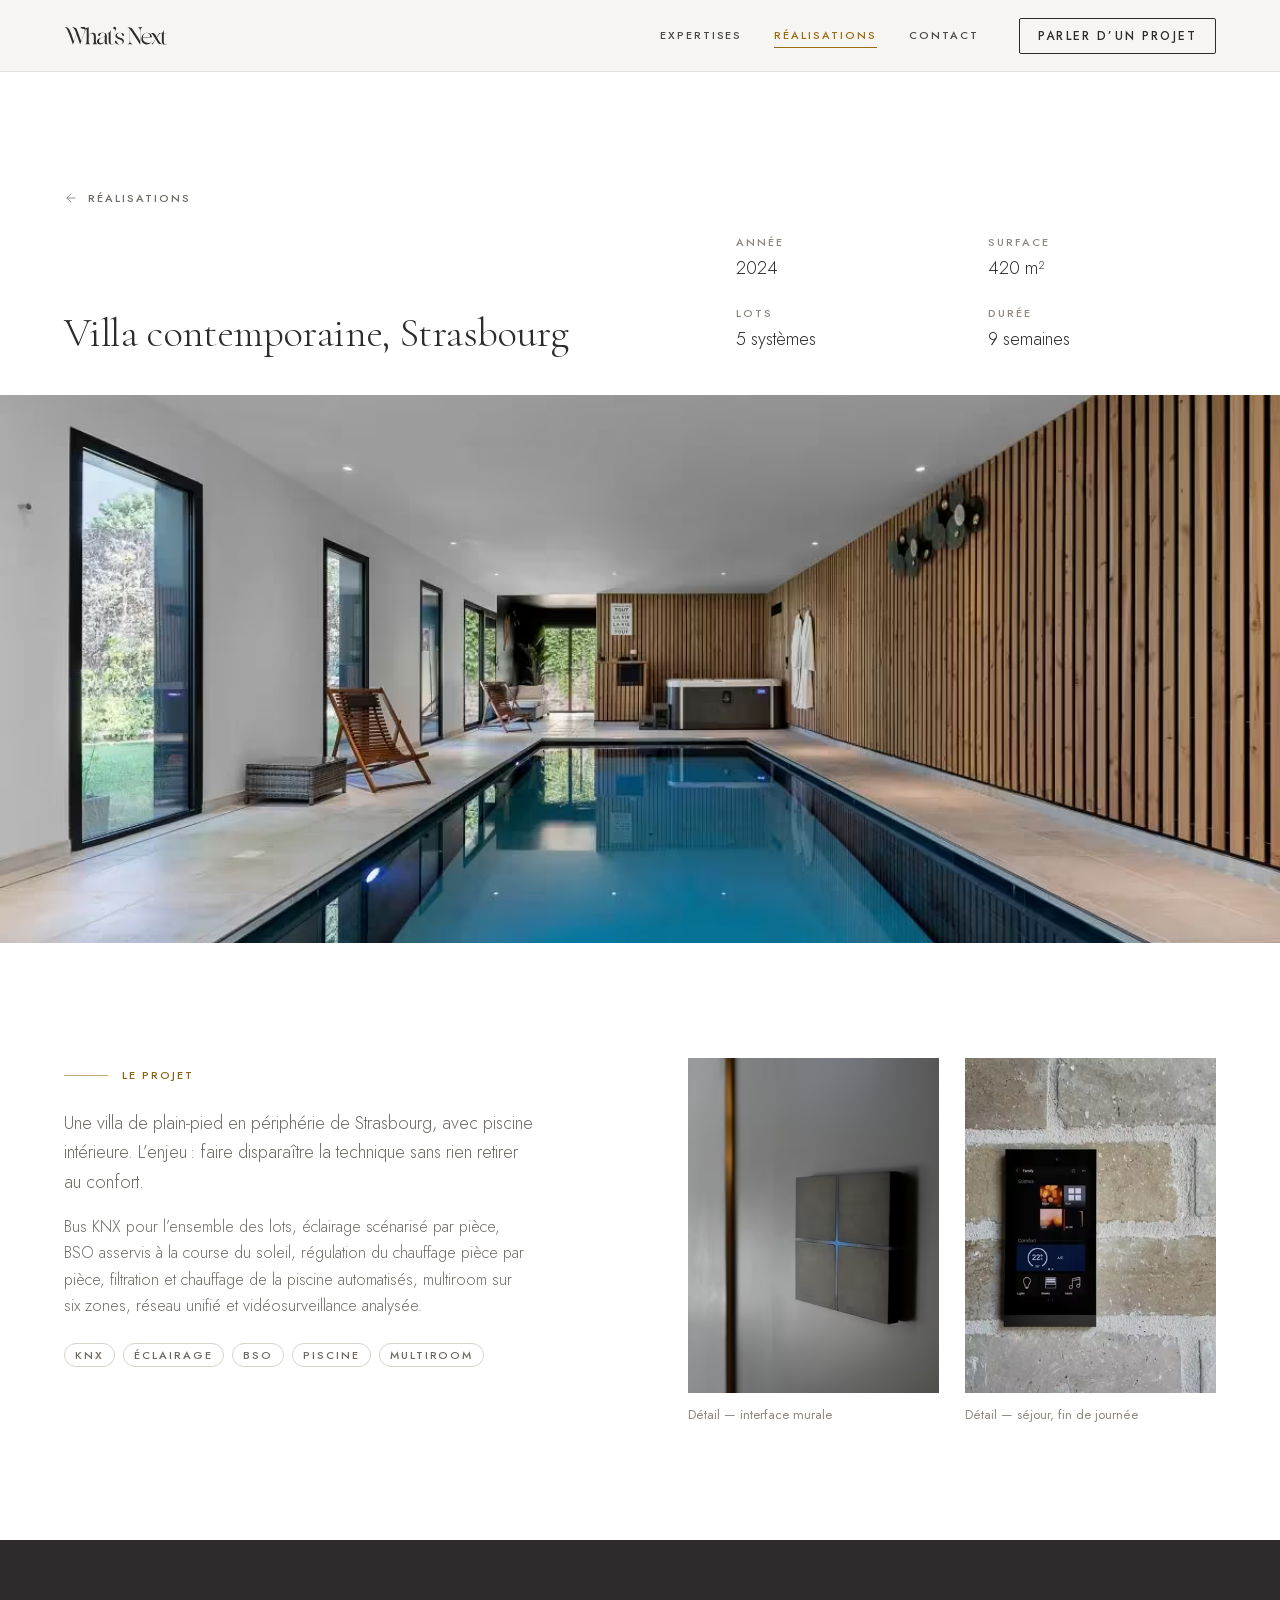
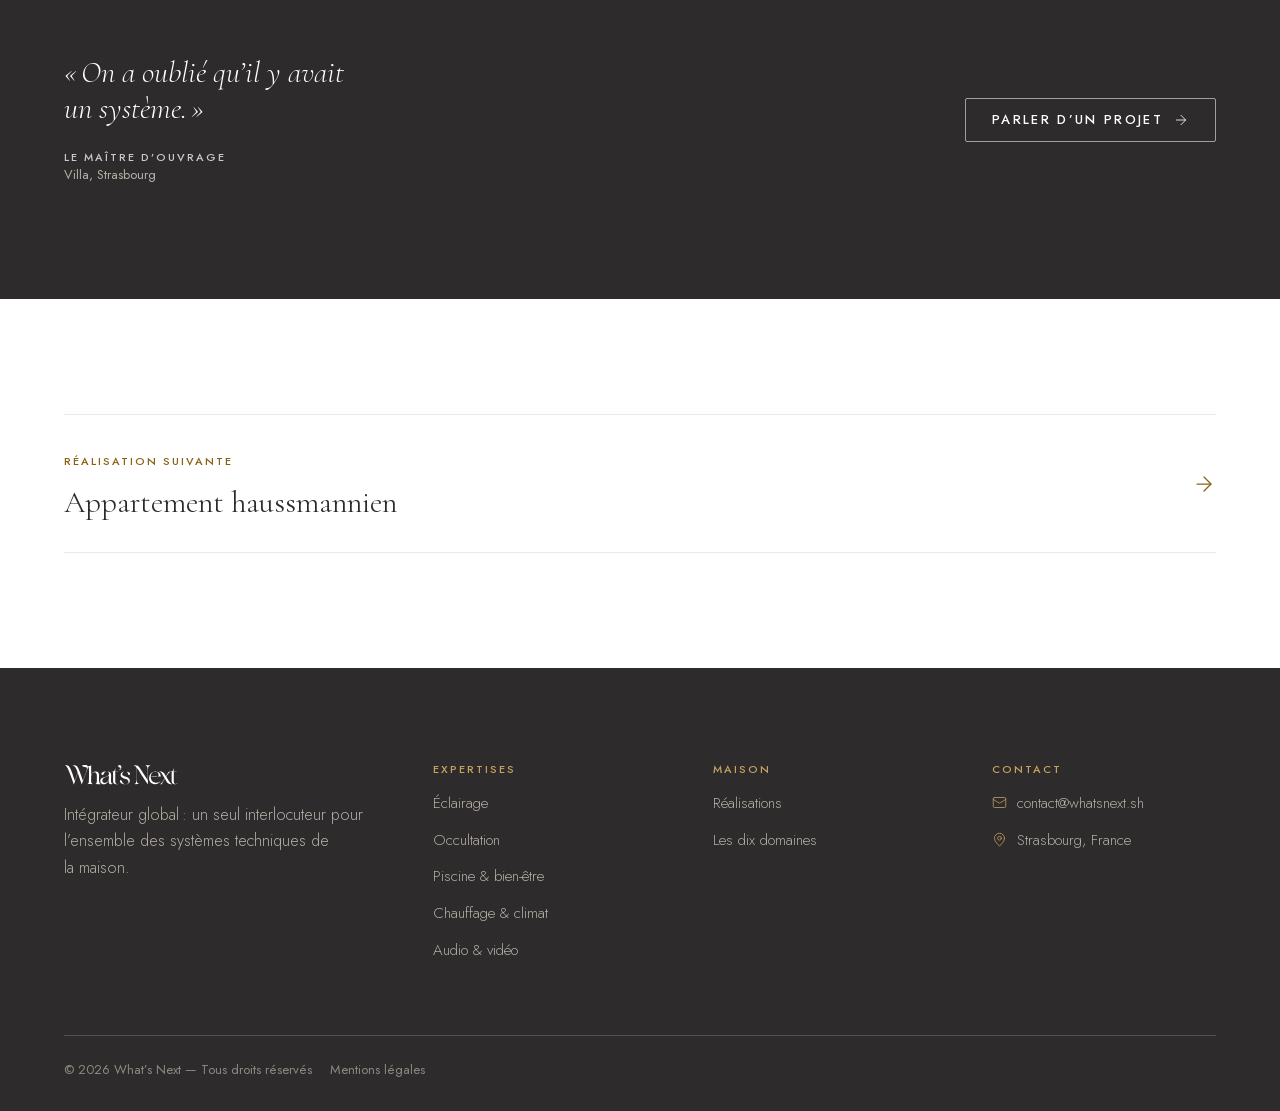
<file: docs/realisations/villa-contemporaine/index.html>
<!doctype html>
<html lang="fr">
<head>
<meta charset="utf-8">
<meta name="viewport" content="width=device-width,initial-scale=1,viewport-fit=cover">
<title>Villa contemporaine, Strasbourg — What&#x27;s Next</title>
<meta name="description" content="Une villa de plain-pied en périphérie de Strasbourg, avec piscine intérieure. L&#x27;enjeu : faire disparaître la technique sans rien retirer au confort.">
<link rel="canonical" href="https://whatsnext.sh/realisations/villa-contemporaine/">
<meta name="theme-color" content="#2D2B2B">
<meta property="og:type" content="website">
<meta property="og:locale" content="fr_FR">
<meta property="og:site_name" content="What's Next">
<meta property="og:title" content="Villa contemporaine, Strasbourg — What&#x27;s Next">
<meta property="og:description" content="Une villa de plain-pied en périphérie de Strasbourg, avec piscine intérieure. L&#x27;enjeu : faire disparaître la technique sans rien retirer au confort.">
<meta property="og:url" content="https://whatsnext.sh/realisations/villa-contemporaine/">
<meta property="og:image" content="https://whatsnext.sh/assets/og.jpg">
<meta name="twitter:card" content="summary_large_image">
<link rel="icon" href="../../favicon.svg" type="image/svg+xml">
<link rel="preload" href="../../assets/fonts/cormorant.woff2" as="font" type="font/woff2" crossorigin>
<link rel="preload" href="../../assets/fonts/jost.woff2" as="font" type="font/woff2" crossorigin>

<script>document.documentElement.classList.add("js")</script>
<style>@font-face{font-family:"Jost";src:url(../../assets/fonts/jost.woff2) format("woff2");font-weight:300 500;font-style:normal;font-display:swap}@font-face{font-family:"Cormorant Garamond";src:url(../../assets/fonts/cormorant.woff2) format("woff2");font-weight:300 400;font-style:normal;font-display:swap}@font-face{font-family:"Cormorant Garamond";src:url(../../assets/fonts/cormorant-italic.woff2) format("woff2");font-weight:300 400;font-style:italic;font-display:swap}:root{--gold-50:#F7F1E4;--gold-100:#EDE0C6;--gold-200:#DCC494;--gold-300:#C4A361;--gold-400:#A36F0E;--gold-500:#996B13;--gold-600:#8A6215;--gold-700:#735419;--gold-800:#553E14;--ink-900:#1B1A19;--ink-800:#2D2B2B;--ink-700:#3C3938;--stone-500:#6E6963;--stone-400:#8E8880;--stone-300:#B5AFA6;--stone-200:#D8D3CB;--stone-100:#EAE6E0;--stone-50:#F3F1ED;--alabaster:#F7F5F2;--white:#fff;--critical-600:#8C3A2B;--text-primary:var(--ink-800);--text-secondary:var(--stone-500);--text-muted:var(--stone-400);--text-inverse-secondary:var(--stone-300);--surface-page:var(--alabaster);--surface-ink:var(--ink-800);--border-hairline:rgba(45,43,43,.10);--border-subtle:var(--stone-200);--border-strong:var(--ink-800);--border-inverse:rgba(255,255,255,.18);--overlay-protect:linear-gradient(to top,rgba(27,26,25,.78) 0%,rgba(27,26,25,.35) 42%,rgba(27,26,25,0) 100%);--font-display:"Cormorant Garamond","Times New Roman",Georgia,serif;--font-sans:"Jost","Helvetica Neue",Arial,sans-serif;--size-display-xl:clamp(2.75rem,6.5vw,6rem);--size-display-m:clamp(2.25rem,3.2vw,3.25rem);--size-display-s:clamp(1.75rem,2.4vw,2.375rem);--size-title:1.5rem;--size-subtitle:1.25rem;--size-body-l:1.125rem;--size-body-s:.9375rem;--size-caption:.8125rem;--size-label:.6875rem;--leading-display:1.04;--leading-heading:1.18;--leading-body:1.65;--leading-tight:1.35;--tracking-display:-.015em;--tracking-heading:-.005em;--tracking-label:.18em;--text-heading:300 var(--size-display-s)/var(--leading-heading) var(--font-display);--text-title:400 var(--size-title)/var(--leading-tight) var(--font-display);--text-body:300 1rem/var(--leading-body) var(--font-sans);--text-body-lead:300 var(--size-body-l)/var(--leading-body) var(--font-sans);--text-caption:400 var(--size-caption)/1.5 var(--font-sans);--text-eyebrow:500 var(--size-label)/1 var(--font-sans);--space-2:8px;--space-3:12px;--space-4:16px;--space-5:24px;--space-6:32px;--space-7:40px;--space-8:56px;--space-9:72px;--space-10:96px;--space-11:128px;--section-y:clamp(72px,9vw,160px);--gutter:clamp(20px,5vw,80px);--container-max:1320px;--grid-gap:clamp(16px,2vw,32px);--ease-standard:cubic-bezier(.22,.61,.36,1);--ease-entrance:cubic-bezier(.16,1,.3,1);--t-fast:160ms;--t-base:240ms;--t-reveal:760ms;--transition-control:color var(--t-fast) var(--ease-standard),background-color var(--t-fast) var(--ease-standard),border-color var(--t-fast) var(--ease-standard),opacity var(--t-fast) var(--ease-standard);--veil-light:rgba(247,245,242,.78);--blur-veil:saturate(120%) blur(14px);interpolate-size:allow-keywords}@media (prefers-reduced-motion:reduce){:root{--t-fast:0ms;--t-base:0ms;--t-reveal:0ms}html{scroll-behavior:auto!important}}*,*::before,*::after{box-sizing:border-box}html{-webkit-font-smoothing:antialiased;text-rendering:optimizeLegibility;-webkit-text-size-adjust:100%;scroll-behavior:smooth}body{margin:0;background:var(--surface-page);color:var(--text-primary);font:var(--text-body);text-wrap:pretty}h1,h2,h3{font-family:var(--font-display);font-weight:300;letter-spacing:var(--tracking-display);margin:0}p{margin:0 0 var(--space-4)}a{color:inherit;text-decoration:none}img{max-width:100%;display:block}::selection{background:var(--gold-100);color:var(--ink-900)}a:focus-visible,button:focus-visible,summary:focus-visible,[tabindex]:focus-visible{outline:1px solid var(--gold-500);outline-offset:3px}.sr-only{position:absolute!important;width:1px;height:1px;overflow:hidden;clip:rect(0 0 0 0);white-space:nowrap}.skip{position:absolute;left:var(--gutter);top:-60px;z-index:100;background:var(--ink-800);color:#fff;padding:10px 16px;font:var(--text-eyebrow);letter-spacing:var(--tracking-label);text-transform:uppercase}.skip:focus{top:12px}.link{color:var(--gold-600);border-bottom:1px solid rgba(138,98,21,.35);transition:var(--transition-control)}.link:hover{color:var(--gold-800);border-bottom-color:var(--gold-800)}.ico{flex:none}.section{padding:var(--section-y) var(--gutter);background:var(--surface-page)}.section--card{background:#fff}.section--ink{background:var(--surface-ink);color:#fff}.container{max-width:var(--container-max);margin:0 auto}.mt-8{margin-top:var(--space-8)}.mt-9{margin-top:var(--space-9)}.eyebrow{display:inline-flex;align-items:center;gap:14px;font:var(--text-eyebrow);letter-spacing:var(--tracking-label);text-transform:uppercase;color:var(--gold-600)}.eyebrow--rule::before{content:"";width:44px;height:1px;background:currentColor;opacity:.55}.eyebrow--inverse{color:rgba(255,255,255,.72)}.eyebrow--muted{color:var(--stone-400)}.sh{display:flex;flex-direction:column;align-items:flex-start;gap:var(--space-4)}.sh h1,.sh h2{font:var(--text-heading);letter-spacing:var(--tracking-heading);max-width:44ch}.sh p{margin:0;font:var(--text-body-lead);color:var(--text-secondary);max-width:44ch}.btn{display:inline-flex;align-items:center;justify-content:center;gap:10px;height:44px;padding:0 26px;font-family:var(--font-sans);font-size:.8125rem;font-weight:500;letter-spacing:var(--tracking-label);text-transform:uppercase;line-height:1;border-radius:2px;border:1px solid transparent;background:none;cursor:pointer;white-space:nowrap;transition:var(--transition-control),transform 90ms var(--ease-standard)}.btn:active{transform:scale(.985)}.btn--primary{background:var(--gold-600);color:#fff}.btn--primary:hover{background:var(--gold-800)}.btn--secondary{color:var(--ink-800);border-color:var(--ink-800)}.btn--secondary:hover{background:var(--ink-800);color:#fff}.btn--inverse{color:#fff;border-color:rgba(255,255,255,.55)}.btn--inverse:hover{background:#fff;color:var(--ink-800)}.btn--ghost{height:auto;padding:0 0 2px;color:var(--gold-600);border:0;border-bottom:1px solid transparent;border-radius:0}.btn--ghost:hover{color:var(--gold-800);border-bottom-color:currentColor}.btn--sm{height:36px;padding:0 18px;font-size:.75rem}.btn--lg{height:54px;padding:0 34px;font-size:.875rem}.btn[disabled]{background:var(--stone-200);color:var(--stone-400);cursor:progress}.btn-row{display:flex;gap:var(--space-4);flex-wrap:wrap;align-items:center}.site-header{position:sticky;top:0;z-index:40;height:72px;display:flex;align-items:center;gap:var(--space-7);padding:0 var(--gutter);color:var(--ink-800);background:var(--veil-light);-webkit-backdrop-filter:var(--blur-veil);backdrop-filter:var(--blur-veil);border-bottom:1px solid var(--border-hairline);transition:background-color var(--t-base) var(--ease-standard),border-color var(--t-base) var(--ease-standard),color var(--t-base) var(--ease-standard)}.logo{display:flex;align-items:center;color:inherit}.logo svg{height:20px;width:auto;display:block}.site-nav{display:flex;align-items:center;gap:var(--space-6);margin-left:auto}.site-nav a{font:var(--text-eyebrow);letter-spacing:var(--tracking-label);text-transform:uppercase;padding:6px 0;opacity:.85;border-bottom:1.5px solid transparent;transition:var(--transition-control)}.site-nav a:hover{opacity:1;border-bottom-color:var(--gold-500)}.site-nav a[aria-current]{color:var(--gold-500);border-bottom-color:var(--gold-500);opacity:1}.nav-toggle{display:none;align-items:center;justify-content:center;width:44px;height:44px;margin:0 -10px 0 auto;padding:0;border:0;background:none;color:inherit;cursor:pointer}.nav-toggle .ico-x{display:none}.menu-open .nav-toggle .ico-x{display:block}.menu-open .nav-toggle .ico-menu{display:none}.js .site-header.is-over:not(.is-scrolled){background:transparent;-webkit-backdrop-filter:none;backdrop-filter:none;border-bottom-color:transparent;color:#fff}.js .site-header.is-over:not(.is-scrolled) .header-cta{color:#fff;border-color:rgba(255,255,255,.55)}.js .site-header.is-over:not(.is-scrolled) .header-cta:hover{background:#fff;color:var(--ink-800)}.fab,.nav-cta{display:none}.site-footer{background:var(--surface-ink);color:var(--text-inverse-secondary);padding:var(--space-10) var(--gutter) var(--space-6)}.footer-grid{max-width:var(--container-max);margin:0 auto;display:grid;grid-template-columns:minmax(220px,1.4fr) repeat(3,minmax(150px,1fr));gap:var(--space-8)}.footer-grid .logo{color:#fff}.footer-grid .logo svg{height:22px}.footer-col{display:flex;flex-direction:column;gap:var(--space-4)}.footer-col p{margin:0;max-width:32ch}.footer-title{font:var(--text-eyebrow);letter-spacing:var(--tracking-label);text-transform:uppercase;color:var(--gold-300)}.footer-col ul{list-style:none;margin:0;padding:0;display:flex;flex-direction:column;gap:var(--space-3)}.footer-col li,.footer-col a{font-size:var(--size-body-s)}.footer-col a{transition:var(--transition-control)}.footer-col a:hover{color:#fff}.footer-contact{display:flex;gap:10px;align-items:flex-start}.footer-contact .ico{color:var(--gold-300);margin-top:4px}.footer-legal{max-width:var(--container-max);margin:var(--space-9) auto 0;padding-top:var(--space-5);border-top:1px solid var(--border-inverse);font:var(--text-caption);color:var(--stone-400);display:flex;gap:6px 18px;flex-wrap:wrap}.footer-legal a:hover{color:#fff}.cards{display:grid;grid-template-columns:repeat(3,1fr);gap:var(--grid-gap)}.card{display:flex;flex-direction:column;gap:var(--space-3);padding:var(--space-6);background:#fff;border:1px solid var(--border-subtle);transition:var(--transition-control),transform var(--t-base) var(--ease-standard)}a.card:hover{border-color:var(--border-strong);transform:translateY(-2px)}.card__eyebrow{font:var(--text-eyebrow);letter-spacing:var(--tracking-label);text-transform:uppercase;color:var(--gold-600)}.card h3{font:var(--text-title);letter-spacing:0}.card__body{color:var(--text-secondary)}.card__more{margin-top:auto;padding-top:var(--space-3);display:inline-flex;align-items:center;gap:8px;color:var(--gold-600);font:var(--text-eyebrow);letter-spacing:var(--tracking-label);text-transform:uppercase;transition:transform var(--t-base) var(--ease-standard)}a.card:hover .card__more{transform:translateX(3px)}.fig{margin:0;display:flex;flex-direction:column;gap:var(--space-3)}.fig__media{position:relative;overflow:hidden;background:var(--stone-100)}.fig__media img{position:absolute;inset:0;width:100%;height:100%;object-fit:cover}.fig figcaption{font:var(--text-caption);color:var(--text-muted)}.fig figcaption strong{font-weight:500;color:var(--text-primary)}.quote{margin:0;display:flex;flex-direction:column;gap:var(--space-5);max-width:30ch}.quote p{margin:0;font-family:var(--font-display);font-weight:300;font-style:italic;font-size:var(--size-display-s);line-height:var(--leading-heading);color:#fff}.quote footer{display:flex;flex-direction:column;gap:2px}.quote cite{font:var(--text-eyebrow);font-style:normal;letter-spacing:var(--tracking-label);text-transform:uppercase;color:rgba(255,255,255,.75)}.quote footer span{font:var(--text-caption);color:var(--text-inverse-secondary)}.stats{display:flex;gap:var(--space-9);flex-wrap:wrap}.stat{display:flex;flex-direction:column;gap:var(--space-2)}.stat b{font-family:var(--font-display);font-weight:300;font-size:var(--size-display-s);line-height:1;color:#fff}.stat span{font:var(--text-eyebrow);letter-spacing:var(--tracking-label);text-transform:uppercase;color:var(--text-inverse-secondary)}.acc{border-top:1px solid var(--border-hairline)}.acc details{border-bottom:1px solid var(--border-hairline)}.acc summary{list-style:none;cursor:pointer;display:flex;align-items:center;justify-content:space-between;gap:var(--space-5);padding:var(--space-5) 0;font-family:var(--font-display);font-size:var(--size-subtitle);font-weight:400;transition:var(--transition-control)}.acc summary::-webkit-details-marker{display:none}.acc summary .ico{color:var(--gold-600)}.acc summary .ico-minus,.acc details[open] summary .ico-plus{display:none}.acc details[open] summary .ico-minus{display:block}.acc details[open] summary{color:var(--gold-700)}.acc details p{margin:0;padding-bottom:var(--space-5);max-width:60ch;color:var(--text-secondary)}.acc details::details-content{block-size:0;overflow:hidden;transition:block-size var(--t-base) var(--ease-standard),content-visibility var(--t-base) allow-discrete}.acc details[open]::details-content{block-size:auto}.badges{display:flex;gap:8px;flex-wrap:wrap}.badge{display:inline-flex;align-items:center;height:24px;padding:0 10px;font-family:var(--font-sans);font-size:var(--size-label);font-weight:500;letter-spacing:var(--tracking-label);text-transform:uppercase;border-radius:999px;white-space:nowrap;color:var(--stone-500);border:1px solid var(--border-subtle)}.badge--accent{color:var(--gold-700);border-color:var(--gold-200);background:var(--gold-50)}.hero{position:relative;margin-top:-72px;padding-top:72px;min-height:max(600px,min(100svh,960px));display:flex;flex-direction:column;background:var(--surface-ink);color:#fff;overflow:hidden}.hero picture{position:absolute;inset:0}.hero img{width:100%;height:100%;object-fit:cover;object-position:50% 45%}.hero::after{content:"";position:absolute;inset:0;background:var(--overlay-protect)}.hero__inner{position:relative;z-index:1;margin-top:auto;padding:0 var(--gutter) var(--space-10)}.hero__content{max-width:var(--container-max);margin:0 auto;display:flex;flex-direction:column;gap:var(--space-6)}.hero h1{font-weight:300;font-size:var(--size-display-xl);line-height:var(--leading-display);color:#fff;max-width:16ch}.hero__lead{margin:0;font:var(--text-body-lead);color:rgba(255,255,255,.82);max-width:48ch}.hero .btn-row{margin-top:var(--space-3)}.band{display:grid;grid-template-columns:1.1fr 1fr;gap:var(--space-10);align-items:center}.projects{display:grid;grid-template-columns:repeat(3,1fr);gap:var(--grid-gap)}.proj{display:block}.proj .fig__media img{transition:transform 1.2s var(--ease-entrance)}.proj:hover .fig__media img{transform:scale(1.015)}.proj:hover figcaption strong{color:var(--gold-700)}.split{display:grid;grid-template-columns:.9fr 1.1fr;gap:var(--space-10);align-items:start}.cta-band{display:flex;justify-content:space-between;align-items:center;gap:var(--space-8);padding-top:var(--space-9);border-top:1px solid var(--border-hairline);flex-wrap:wrap}.cta-band h2{font:var(--text-heading);max-width:22ch}.xp{display:grid;grid-template-columns:300px 1fr;gap:var(--space-10);align-items:start}.xp-tabs{display:flex;flex-direction:column;border-top:1px solid var(--border-hairline);position:sticky;top:104px}.xp-tab{display:flex;align-items:center;justify-content:space-between;gap:12px;padding:var(--space-4) 0;border-bottom:1px solid var(--border-hairline);font-size:var(--size-body-s);letter-spacing:.04em;color:var(--text-secondary);transition:var(--transition-control)}.xp-tab:hover{color:var(--ink-800)}.xp-tab .ico{color:var(--gold-600);opacity:0;transition:opacity var(--t-fast)}.xp-tab[aria-selected=true]{color:var(--gold-700)}.xp-tab[aria-selected=true] .ico{opacity:1}.xp-panel{display:flex;flex-direction:column;gap:var(--space-6);scroll-margin-top:96px}.xp-panel+.xp-panel{margin-top:var(--space-10)}.js .xp-panel:not(.is-active){display:none}.js .xp-panel+.xp-panel{margin-top:0}.js .xp-panel.is-active{animation:fade var(--t-reveal) var(--ease-entrance)}@keyframes fade{from{opacity:0;transform:translateY(8px)}to{opacity:1;transform:none}}.xp-detail{display:grid;grid-template-columns:1fr 1fr;gap:var(--space-8)}.xp-detail h2{font:var(--text-heading);margin:var(--space-3) 0 var(--space-4)}.xp-detail p{color:var(--text-secondary);max-width:46ch}.xp-side{display:flex;flex-direction:column;gap:var(--space-4)}.checklist{list-style:none;margin:0;padding:0;display:flex;flex-direction:column;gap:var(--space-3)}.checklist li{display:flex;gap:12px;align-items:center;color:var(--text-secondary);border-bottom:1px solid var(--border-hairline);padding-bottom:var(--space-3)}.checklist .ico{color:var(--gold-600)}.back{display:inline-flex;align-items:center;gap:10px;font:var(--text-eyebrow);letter-spacing:var(--tracking-label);text-transform:uppercase;color:var(--stone-500);margin-bottom:var(--space-6);transition:var(--transition-control)}.back:hover{color:var(--gold-700)}.proj-head{display:grid;grid-template-columns:1.2fr 1fr;gap:var(--space-10);align-items:end}.proj-head h1{font-weight:300;font-size:var(--size-display-m);line-height:var(--leading-display)}.meta{margin:0;display:grid;grid-template-columns:1fr 1fr;gap:var(--space-5)}.meta dt{font:var(--text-eyebrow);letter-spacing:var(--tracking-label);text-transform:uppercase;color:var(--stone-400);margin-bottom:6px}.meta dd{margin:0;font:var(--text-body-lead)}.wide{background:#fff}.two{display:grid;grid-template-columns:1fr 1fr;gap:var(--space-10)}.two-figs{display:grid;grid-template-columns:1fr 1fr;gap:var(--grid-gap)}.lede{font:var(--text-body-lead);color:var(--text-secondary);margin-top:var(--space-5);max-width:46ch}.body-text{color:var(--text-secondary);max-width:46ch}.ink-row{display:flex;justify-content:space-between;align-items:center;gap:var(--space-8);flex-wrap:wrap}.ink-row h2{font:var(--text-heading);color:#fff;max-width:22ch}.next{display:flex;justify-content:space-between;align-items:center;gap:var(--space-5);padding:var(--space-6) 0;border-top:1px solid var(--border-hairline);border-bottom:1px solid var(--border-hairline)}.next strong{display:block;font-family:var(--font-display);font-weight:300;font-size:var(--size-display-s);line-height:1.1;margin-top:var(--space-3);transition:var(--transition-control)}.next:hover strong{color:var(--gold-700)}.next .ico{color:var(--gold-600)}.contact{display:grid;grid-template-columns:1fr 1fr;gap:var(--space-11);align-items:start}.contact hr{border:0;border-top:1px solid var(--border-hairline);margin:var(--space-7) 0}.contact-lines{display:flex;flex-direction:column;gap:var(--space-4);color:var(--text-secondary)}.contact-lines a,.contact-lines span{display:flex;gap:12px;align-items:center}.contact-lines .ico{color:var(--gold-600)}.form{display:grid;grid-template-columns:1fr 1fr;gap:var(--space-6)}.field{display:flex;flex-direction:column;gap:var(--space-2);min-width:0}.field--full,.form-foot,.form-error{grid-column:1/-1}.field__label{font:var(--text-eyebrow);letter-spacing:var(--tracking-label);text-transform:uppercase;color:var(--stone-500)}.field input,.field textarea,.field select{width:100%;height:44px;padding:0 2px;background:transparent;color:var(--text-primary);font:var(--text-body);border:0;border-bottom:1px solid var(--border-subtle);border-radius:0;outline:none;transition:var(--transition-control);-webkit-appearance:none;appearance:none}.field textarea{height:auto;padding:var(--space-3) 2px;resize:vertical;min-height:140px}.field input:focus,.field textarea:focus,.field select:focus{border-bottom-color:var(--gold-500)}.field input::placeholder,.field textarea::placeholder{color:var(--stone-400);opacity:1}.field input:user-invalid,.field textarea:user-invalid{border-bottom-color:var(--critical-600)}.select{position:relative;display:flex;align-items:center}.select select{padding-right:28px;cursor:pointer}.select select:has(option[value=""]:checked){color:var(--stone-400)}.select .ico{position:absolute;right:2px;pointer-events:none;color:var(--stone-500)}.field__hint{font:var(--text-caption);color:var(--text-muted)}.form-foot{display:flex;align-items:center;justify-content:space-between;gap:var(--space-6);flex-wrap:wrap}.check{position:relative;display:inline-flex;align-items:flex-start;gap:var(--space-3);cursor:pointer;max-width:40ch}.check input{position:absolute;opacity:0;width:18px;height:18px;margin:2px 0 0;cursor:pointer}.check__box{width:18px;height:18px;flex:none;margin-top:2px;display:grid;place-items:center;border:1px solid var(--border-subtle);border-radius:1px;color:#fff;transition:var(--transition-control)}.check__box .ico{opacity:0}.check input:checked+.check__box{background:var(--gold-600);border-color:var(--gold-600)}.check input:checked+.check__box .ico{opacity:1}.check input:focus-visible+.check__box{outline:1px solid var(--gold-500);outline-offset:3px}.check__label{font-size:var(--size-body-s);line-height:1.5;color:var(--text-secondary)}.hp{position:absolute!important;left:-9999px;width:1px;height:1px;overflow:hidden}.form-error{margin:0;color:var(--critical-600);font-size:var(--size-body-s)}.sent{border:1px solid var(--border-subtle);padding:var(--space-8);display:flex;flex-direction:column;align-items:flex-start;gap:var(--space-4)}.sent .ico{color:var(--gold-600)}.sent h2{font:var(--text-title)}.sent p{margin:0;color:var(--text-secondary)}.sent:focus{outline:none}.prose{max-width:720px}.prose h1{font:var(--text-heading);margin-bottom:var(--space-7)}.prose h2{font:var(--text-title);margin:var(--space-8) 0 var(--space-4)}.prose p,.prose li{color:var(--text-secondary)}.prose ul{padding-left:1.1em}.todo{background:var(--gold-50);color:var(--gold-800);padding:0 4px}.js .reveal{opacity:0;transform:translateY(14px);transition:opacity var(--t-reveal) var(--ease-entrance),transform var(--t-reveal) var(--ease-entrance);transition-delay:var(--d,0ms)}.js .reveal.is-in{opacity:1;transform:none}@media (max-width:1100px){.footer-grid{grid-template-columns:1fr 1fr}.contact{gap:var(--space-9)}}@media (max-width:899px){.site-nav{position:fixed;inset:72px 0 0;z-index:39;flex-direction:column;align-items:flex-start;gap:var(--space-5);margin:0;padding:var(--space-8) var(--gutter);background:var(--surface-page);color:var(--ink-800);opacity:0;visibility:hidden;transform:translateY(-8px);transition:opacity var(--t-base) var(--ease-standard),transform var(--t-base) var(--ease-standard),visibility 0s linear var(--t-base)}.site-nav a{font-family:var(--font-display);font-size:2.25rem;font-weight:300;letter-spacing:-.01em;text-transform:none;line-height:1.2;opacity:1}.site-nav a.nav-cta{display:inline-flex;margin-top:var(--space-5);height:44px;padding:0 26px;border:0;font:500 .8125rem/1 var(--font-sans);letter-spacing:var(--tracking-label);text-transform:uppercase;color:#fff}.menu-open .site-nav{opacity:1;visibility:visible;transform:none;transition-delay:0s}.menu-open{overflow:hidden}.menu-open .site-header,.js .menu-open .site-header.is-over{background:var(--surface-page)!important;-webkit-backdrop-filter:none!important;backdrop-filter:none!important;color:var(--ink-800)!important;border-bottom-color:var(--border-hairline)!important}.header-cta{display:none}.nav-toggle{display:inline-flex}.fab{display:inline-flex;position:fixed;right:16px;bottom:calc(16px + env(safe-area-inset-bottom));z-index:30;box-shadow:0 12px 32px -18px rgba(45,43,43,.5)}.menu-open .fab{display:none}.band,.split,.xp,.proj-head,.two,.contact{grid-template-columns:1fr}.band,.split,.proj-head,.two{gap:var(--space-8)}.cards{grid-template-columns:1fr 1fr}.projects{grid-auto-flow:column;grid-template-columns:none;grid-auto-columns:78%;overflow-x:auto;scroll-snap-type:x mandatory;margin:0 calc(var(--gutter)*-1);padding:0 var(--gutter);scrollbar-width:none}.projects::-webkit-scrollbar{display:none}.projects>*{scroll-snap-align:start}.xp{gap:var(--space-6)}.xp-tabs{position:sticky;top:72px;z-index:5;flex-direction:row;overflow-x:auto;gap:var(--space-5);border-top:0;border-bottom:1px solid var(--border-hairline);background:#fff;margin:0 calc(var(--gutter)*-1);padding:0 var(--gutter);scrollbar-width:none}.xp-tabs::-webkit-scrollbar{display:none}.xp-tab{flex:none;border-bottom:1.5px solid transparent;padding:var(--space-4) 0;white-space:nowrap}.xp-tab[aria-selected=true]{border-bottom-color:var(--gold-600)}.xp-tab .ico{display:none}.xp-panel{scroll-margin-top:140px}.xp-detail{grid-template-columns:1fr;gap:var(--space-6)}.wide .fig__media{aspect-ratio:4/3!important}}@media (max-width:600px){.cards,.footer-grid,.form{grid-template-columns:1fr}.hero__inner{padding-bottom:var(--space-9)}.hero .btn-row .btn{flex:1 1 100%}.stats{gap:var(--space-7)}}[hidden]{display:none!important}</style>

</head>
<body>
<svg width="0" height="0" style="position:absolute" aria-hidden="true"><symbol id="wn" viewBox="133.1 440.7 757.8 145.7" fill="currentColor"><path  d="M423.582 490.389c6.981 1.499 14.181 3.435 18.302 9.86 8.907 13.886-3.384 59.519 7.618 70.183 2.261 2.191 5.764 2.722 8.711 3.493-27.21.898-28.431 1.979-28.295-27.446-3.88 11.526-7.719 19.431-19.245 25.538-19.665 10.418-43.002-3.062-36.052-26.702 3.789-12.892 23.34-16.719 34.186-20.487 8.345-2.915 18.684-5.202 22.14-14.4 3.128-8.342-.771-13.497-7.162-18.507zm-30.49 72.625c5.812 3.565 10.436 3.471 16.867 1.907 21.72-5.283 21.023-29.258 20.184-46.439-.802-.58-.411-.471-1.086-.548-14.308 7.505-34.592 9.326-40.54 26.384-2.447 7.018-.677 13.49 4.575 18.696m377.95-5.736c-13.078 18.116-38.126 23.548-57.267 11.641-19.895-12.377-21.126-42.338-9.164-60.83 12.207-18.871 37.64-23.377 56.543-11.773 9.504 5.905 11.786 16.86 13.557 27.219a791 791 0 0 0-20.777.106l-46.216.259c.062 12.871 1.563 20.677 10.756 30.479 11.301 12.05 39.345 13.711 50.961 2.094zm-16.843-34.408c7.835-2.06 6.307-11.42 4.166-17.422-4.919-13.793-20.008-17.328-32.438-11.744-12.513 5.507-16.934 16.922-18.219 29.531 12.154-.968 34.389-.696 46.491-.365"/><path  d="M707.708 523.235c12.154-.968 34.389-.696 46.491-.365l-.265.771-46.216.259zm120.129-30.81c17.722.839 28.211-1.545 31.686-21.735.296-1.717.124-4.452 1.004-5.87.374 1.311-.034 26.045-.307 28.206l.252.972-.218 39.195c-.048 4.82-.198 9.753-.166 14.566.141 21.643 4.352 32.701 26.798 20.383-4.247 3.884-7.93 6.516-14.078 7.154-33.529 3.476-25.652-27.715-26.359-49.59-.28-8.678-.399-20.645.315-29.209q.102-1.218.241-2.433c-4.429-.231-9.868-.719-14.113.605-8.637 7.144-16.299 19.715-22.778 29.224 8.551 13.987 18.957 31.987 29.582 44.561 2.244 2.656 6.982 5.125 10.292 6.572-11.122-.954-23.932-.351-31.983-10.089-4.863-5.883-12.248-21.893-16.861-27.129-3.044 6.057-8.839 13.92-12.423 20.202-3.48 6.097-4.995 9.763-7.669 16.212-3.222.099-7.113-.067-10.39-.127 6.696-6.684 10.639-10.455 16.49-18.214 3.074-4.077 10.496-15.756 13.396-18.534-.925-3.777-10.458-17.707-13.063-21.947-7.78-12.663-11.113-20.114-26.053-24.257 6.52-.232 13.987-.505 20.466.734 13.477 2.576 20.264 19.098 26.671 29.534l.585.381c2.652-4.398 15.947-27.783 17.941-29.63zm-234.472-43.5c13.988 1.019 26.217-1.711 35.715 10.664 8.407 10.952 17.296 24.778 24.731 36.506 10.539 16.624 23.929 35.081 33.431 52.028-.491-12.531-.239-24.766-.127-37.156.098-10.915 1.399-36.218-1.368-46.425a19.05 19.05 0 0 0-5.432-8.867c-3.086-2.834-6.334-4.149-10.111-5.683 12.283-.527 23.11-.33 35.232-.578-5.124 3.289-14.441 8.904-15.089 15.719-3.474 36.536-.077 73.562-1.474 110.184-7.552-7.083-11.057-15.833-16.773-23.999-9.818-14.025-18.939-29.389-28.793-43.261-7.733-10.887-19.675-33.45-28.972-42.094l.206 4.73a2302 2302 0 0 0-.469 51.493c0 8.523.114 17.247.476 25.72.275 6.454 1.388 14.503 6.024 19.291 3.936 4.142 8.279 4.813 13.251 6.801-12.735-.091-27 .157-39.492-.13 4.876-1.722 13.663-4.186 15.432-9.231 4.178-11.913 2.802-29.175 2.82-41.688l.403-50.046c.007-3.42-.247-5.471-.654-8.856-5.605-9.971-8.386-11.164-18.967-15.122m-341.412-.662c11.967 2.052 21.933-2.337 32.891.873 3.392.993 5.234 5.019 6.448 8.224 9.023-2.94 13.492-4.271 21.719-8.896.011 19.668-.345 41.018.379 60.546l.44.307 1.373.34c-2.77 8.278-3.96 48.17.887 57.169 2.133 3.959 4.23 5.157 8.038 7.196-12.505-.017-25.327-.179-37.806-.019 4.217-2.296 9.057-4.654 10.624-9.599 2.308-7.281 2.24-82.449 1.235-93.658-.177-1.984-.549-3.767-1.555-5.507-1.408-2.437-3.242-4.652-4.997-6.847-.03 14.615-15.638 46.43-20.576 62.556l-1.087-1.624c.728-1.636 3.644-10.033 4.323-11.986 4.451-12.798 12.307-26.832 10.574-40.478-4.684-6.798-10.331-5.468-17.607-6.717-8.091-1.39-10.882-5.698-15.303-11.88m-62.349.857c9.912-.306 21.893-1.128 29.534 6.327 9.787 9.548 13.889 24.85 18.555 37.347 5.932 15.891 10.78 31.911 16.56 47.827.636 1.766 2.683 8.11 3.673 9.021l.672-1.102 1.44 1.363c-1.499 2.945-7.884 21.976-9.37 26.107-9.028-24.998-17.048-49.92-26.218-75.052a1711 1711 0 0 0-9.384 27.139l-.925-2.463c2.153-6.212 8.26-22.249 8.656-27.906.347-4.951-7.482-21.58-10.004-26.84-4.625-9.646-9.796-17.145-20.372-20.842a93 93 0 0 0-2.817-.926m-52.533.426c8.719-.13 11.328.097 20.039 1.424 21.415 3.26 43.715 96.456 48.467 99.242l1.492.778c-2.854 8.417-5.949 16.723-8.83 25.122-1.694-3.875-2.973-7.576-4.353-11.565-9.134-26.419-18.112-52.938-29.09-78.664-3.876-9.085-7.351-18.838-13.465-26.674-3.43-4.397-9.407-7.2-14.26-9.663M549.68 573.164c18.505-6.237 11.259-28.494-7.098-32.915-15.69-3.778-42.228-15.034-32.875-35.276 2.128-5.813 8.051-10.461 14.821-13.117 11.606-4.553 52.392-2.022 45.913 18.492-.668 2.115-6.74 4.838-9.103 2.687-8.491-12.569-5.248-24.182-25.931-22.119-3.85.384-13.083 3.711-14.862 7.608-14.021 30.711 45.591 20.846 48.579 47.782 1.917 17.29-6.383 23.11-18.399 28.029zm-229.784-73.707c8.306-8.353 30.3-14.111 38.871-4.04 16.673 19.591-5.923 65.094 18.356 78.662q-19.366.177-38.731-.139c5.555-2.862 9.295-4.947 11.164-11.468 2.596-9.056.995-18.595 1.08-27.877.091-9.986 1.642-21.59-3.148-30.84-5.496-10.613-18.629-9.921-26.844-2.701zm125.816-6.112c21.849-3.706 21.94-5.636 27.108-26.356l.268.277c-.067 4.848.229 22.168-.53 25.967l.17 1.101c-.254 10.556.399 22.12.087 32.992.326 10.34-.747 21.101.218 31.384 1.947 20.728 15.654 15.511 27.758 8.719-4.39 4.247-9.114 7.206-15.418 7.681-6.389.47-16.602-.264-21.454-4.843-7.162-6.759-5.238-21.795-5.5-30.679-.44-14.954.938-30.47-.248-45.249-4.054-.404-8.295-.591-12.459-.994m52.164-46.803c21.605-1.802 20.502 33.825-1.105 35.492 3.667-2.47 10.551-7.593 11.361-12.398.798-8.181-12.349-6.031-15.367-11.338-2.932-5.158 1.13-9.194 5.111-11.756m43.634 128.896c-6.94.58-15.868-1.378-22.295-3.924-6.23-2.468-17.552-8.824-15.96-16.863.594-3 4.346-8.705 8.203-7.042 6.233 2.818 7.291 11.937 10.549 17.333 3.563 5.769 9.825 8.039 15.889 9.935 1.161.184 2.462.423 3.614.561M409.886 491.27c-7.735.809-12.17 10.153-14.778 16.491-6.199 15.065-20.461.042-11.463-8.565 7.017-6.712 16.484-8.755 25.933-8.773z"/><path  d="m269.966 519.324 1.087 1.624c-3.578 8.932-7.987 19.878-11.015 28.955l-1.44-1.363a399 399 0 0 0 11.368-29.216m-55.825 6.31.925 2.463a534 534 0 0 0-7.997 22.893l-1.492-.778c2.32-4.097 6.694-19.237 8.564-24.578m258.417-32.401c2.82-.457 20.625-.829 22.434.263-1.458.979-18.872.869-22.264.838zm387.662-.207c3.403-.724 18.157-.622 21.572.278l-.385.209-.187-.283-.512.398c-6.281.58-13.814.385-20.236.37zm-450.642-2.603c4.159-.777 9.775-.42 14.004-.034l.203 1.532c-5.213-1.205-8.59-.898-13.899-.651zm-89.682 9.034.748 1.597c-2.688 2.974-3.976 4.697-5.441 8.603l-1.373-.34c2.217-4.422 2.986-6.019 6.066-9.86m218 75.42c4.017-.422 7.859-.723 11.784-1.713l1.045 1.171c-3.074.418-6.122.872-9.215 1.103-1.152-.138-2.453-.377-3.614-.561m231.539-18.404.419-.507c1.249-1.53 3.98-5.929 4.901-6.5-.425 2.869-2.168 5.307-3.713 7.812z"/></symbol></svg>
<a class="skip" href="#contenu">Aller au contenu</a>
<header class="site-header">
<a class="logo" href="../../" aria-label="What's Next — accueil"><svg viewBox="0 0 757.8 145.7" width="104" height="20" role="img" aria-label="What's Next"><use href="#wn"/></svg></a>
<nav class="site-nav" id="menu" aria-label="Navigation principale"><a href="../../expertises/">Expertises</a><a href="../../realisations/" aria-current=page>Réalisations</a><a href="../../contact/">Contact</a><a class="btn btn--primary nav-cta" href="../../contact/">Parler d’un projet</a></nav>
<a class="btn btn--secondary btn--sm header-cta" href="../../contact/">Parler d’un projet</a>
<button class="nav-toggle" type="button" aria-expanded="false" aria-controls="menu" aria-label="Menu"><svg class="ico ico-menu" width="22" height="22" viewBox="0 0 24 24" fill="none" stroke="currentColor" stroke-width="1.25" stroke-linecap="round" stroke-linejoin="round" aria-hidden="true"><path d="M4 6h16"/><path d="M4 12h16"/><path d="M4 18h16"/></svg><svg class="ico ico-x" width="22" height="22" viewBox="0 0 24 24" fill="none" stroke="currentColor" stroke-width="1.25" stroke-linecap="round" stroke-linejoin="round" aria-hidden="true"><path d="M18 6 6 18"/><path d="m6 6 12 12"/></svg></button>
</header>
<main id="contenu">
<section class="section section--card" style='padding-bottom:var(--space-7)'><div class="container"><a class="back" href="../"><svg class="ico ico-arrow-left" width="14" height="14" viewBox="0 0 24 24" fill="none" stroke="currentColor" stroke-width="1.25" stroke-linecap="round" stroke-linejoin="round" aria-hidden="true"><path d="m12 19-7-7 7-7"/><path d="M19 12H5"/></svg> Réalisations</a><div class="proj-head"><h1>Villa contemporaine, Strasbourg</h1><dl class="meta"><div><dt>Année</dt><dd>2024</dd></div><div><dt>Surface</dt><dd>420 m²</dd></div><div><dt>Lots</dt><dd>5 systèmes</dd></div><div><dt>Durée</dt><dd>9 semaines</dd></div></dl></div></div></section><div class="wide"><figure class="fig "><div class="fig__media" style="aspect-ratio:21 / 9"><picture><source type="image/avif" srcset="../../assets/img/piscine-interieure-360.avif 360w, ../../assets/img/piscine-interieure-640.avif 640w, ../../assets/img/piscine-interieure-960.avif 960w, ../../assets/img/piscine-interieure-1200.avif 1200w" sizes="100vw"><img src="../../assets/img/piscine-interieure-960.webp" srcset="../../assets/img/piscine-interieure-360.webp 360w, ../../assets/img/piscine-interieure-640.webp 640w, ../../assets/img/piscine-interieure-960.webp 960w, ../../assets/img/piscine-interieure-1200.webp 1200w" sizes="100vw" width="960" height="640" alt="Piscine intérieure, éclairage et filtration pilotés" fetchpriority="high" decoding="async"></picture></div></figure></div><section class="section section--card"><div class="container"><div class="two"><div class="reveal"><span class="eyebrow eyebrow--rule">Le projet</span><p class="lede">Une villa de plain-pied en périphérie de Strasbourg, avec piscine intérieure. L’enjeu : faire disparaître la technique sans rien retirer au confort.</p><p class="body-text">Bus KNX pour l’ensemble des lots, éclairage scénarisé par pièce, BSO asservis à la course du soleil, régulation du chauffage pièce par pièce, filtration et chauffage de la piscine automatisés, multiroom sur six zones, réseau unifié et vidéosurveillance analysée.</p><div class="badges mt-8" style="margin-top:var(--space-5)"><span class="badge">KNX</span><span class="badge">Éclairage</span><span class="badge">BSO</span><span class="badge">Piscine</span><span class="badge">Multiroom</span></div></div><div class="two-figs reveal" style="--d:120ms"><figure class="fig "><div class="fig__media" style="aspect-ratio:3 / 4"><picture><source type="image/avif" srcset="../../assets/img/clavier-basalte-360.avif 360w, ../../assets/img/clavier-basalte-640.avif 640w, ../../assets/img/clavier-basalte-960.avif 960w, ../../assets/img/clavier-basalte-1280.avif 1280w, ../../assets/img/clavier-basalte-1600.avif 1600w" sizes="(max-width: 899px) 50vw, 24vw"><img src="../../assets/img/clavier-basalte-960.webp" srcset="../../assets/img/clavier-basalte-360.webp 360w, ../../assets/img/clavier-basalte-640.webp 640w, ../../assets/img/clavier-basalte-960.webp 960w, ../../assets/img/clavier-basalte-1280.webp 1280w, ../../assets/img/clavier-basalte-1600.webp 1600w" sizes="(max-width: 899px) 50vw, 24vw" width="960" height="1273" alt="Clavier mural" loading="lazy" decoding="async"></picture></div><figcaption>Détail — interface murale</figcaption></figure><figure class="fig "><div class="fig__media" style="aspect-ratio:3 / 4"><picture><source type="image/avif" srcset="../../assets/img/ecran-mural-360.avif 360w, ../../assets/img/ecran-mural-480.avif 480w" sizes="(max-width: 899px) 50vw, 24vw"><img src="../../assets/img/ecran-mural-480.webp" srcset="../../assets/img/ecran-mural-360.webp 360w, ../../assets/img/ecran-mural-480.webp 480w" sizes="(max-width: 899px) 50vw, 24vw" width="480" height="640" alt="Écran de commande mural" loading="lazy" decoding="async"></picture></div><figcaption>Détail — séjour, fin de journée</figcaption></figure></div></div></div></section><section class="section section--ink"><div class="container"><div class="ink-row"><blockquote class="quote reveal"><p>« On a oublié qu’il y avait un système. »</p><footer><cite>Le maître d’ouvrage</cite><span>Villa, Strasbourg</span></footer></blockquote><a class="btn btn--inverse" href="../../contact/"><span>Parler d’un projet</span><svg class="ico ico-arrow-right" width="16" height="16" viewBox="0 0 24 24" fill="none" stroke="currentColor" stroke-width="1.25" stroke-linecap="round" stroke-linejoin="round" aria-hidden="true"><path d="M5 12h14"/><path d="m12 5 7 7-7 7"/></svg></a></div></div></section><section class="section section--card"><div class="container"><a class="next" href="../appartement-haussmannien/"><span><span class="eyebrow">Réalisation suivante</span><strong>Appartement haussmannien</strong></span><svg class="ico ico-arrow-right" width="24" height="24" viewBox="0 0 24 24" fill="none" stroke="currentColor" stroke-width="1.25" stroke-linecap="round" stroke-linejoin="round" aria-hidden="true"><path d="M5 12h14"/><path d="m12 5 7 7-7 7"/></svg></a></div></section>
</main>
<footer class="site-footer">
<div class="footer-grid">
<div class="footer-col"><a class="logo" href="../../" aria-label="What's Next — accueil"><svg viewBox="0 0 757.8 145.7" width="104" height="20" role="img" aria-label="What's Next"><use href="#wn"/></svg></a>
<p>Intégrateur global : un seul interlocuteur pour l’ensemble des systèmes techniques de la maison.</p></div>
<div class="footer-col"><span class="footer-title">Expertises</span><ul><li><a href="../../expertises/#eclairage">Éclairage</a></li><li><a href="../../expertises/#occultation">Occultation</a></li><li><a href="../../expertises/#piscine">Piscine & bien-être</a></li><li><a href="../../expertises/#chauffage">Chauffage & climat</a></li><li><a href="../../expertises/#audio">Audio & vidéo</a></li></ul></div>
<div class="footer-col"><span class="footer-title">Maison</span><ul>
<li><a href="../../realisations/">Réalisations</a></li><li><a href="../../expertises/">Les dix domaines</a></li></ul></div>
<div class="footer-col"><span class="footer-title">Contact</span><ul>
<li><a class="footer-contact" href="mailto:contact@whatsnext.sh"><svg class="ico ico-mail" width="15" height="15" viewBox="0 0 24 24" fill="none" stroke="currentColor" stroke-width="1.25" stroke-linecap="round" stroke-linejoin="round" aria-hidden="true"><path d="m22 7-8.991 5.727a2 2 0 0 1-2.009 0L2 7"/><rect x="2" y="4" width="20" height="16" rx="2"/></svg>contact@whatsnext.sh</a></li>
<li><span class="footer-contact"><svg class="ico ico-map-pin" width="15" height="15" viewBox="0 0 24 24" fill="none" stroke="currentColor" stroke-width="1.25" stroke-linecap="round" stroke-linejoin="round" aria-hidden="true"><path d="M20 10c0 4.993-5.539 10.193-7.399 11.799a1 1 0 0 1-1.202 0C9.539 20.193 4 14.993 4 10a8 8 0 0 1 16 0"/><circle cx="12" cy="10" r="3"/></svg>Strasbourg, France</span></li></ul></div>
</div>
<div class="footer-legal"><span>© 2026 What’s Next — Tous droits réservés</span><a href="../../mentions-legales/">Mentions légales</a></div>
</footer>
<a class="btn btn--primary btn--sm fab" href="../../contact/"><svg class="ico ico-mail" width="16" height="16" viewBox="0 0 24 24" fill="none" stroke="currentColor" stroke-width="1.25" stroke-linecap="round" stroke-linejoin="round" aria-hidden="true"><path d="m22 7-8.991 5.727a2 2 0 0 1-2.009 0L2 7"/><rect x="2" y="4" width="20" height="16" rx="2"/></svg><span>Contact</span></a>
<script>(() => {
const d = document, h = d.documentElement;
const $ = (s, c = d) => c.querySelector(s);
const $$ = (s, c = d) => [...c.querySelectorAll(s)];
const hd = $(".site-header");
if (hd && hd.classList.contains("is-over")) {
const f = () => hd.classList.toggle("is-scrolled", scrollY > 24);
f();
addEventListener("scroll", f, { passive: true });
}
const t = $(".nav-toggle");
if (t) {
const set = o => { h.classList.toggle("menu-open", o); t.setAttribute("aria-expanded", o); };
t.addEventListener("click", () => set(!h.classList.contains("menu-open")));
$$(".site-nav a").forEach(a => a.addEventListener("click", () => set(false)));
addEventListener("keydown", e => { if (e.key === "Escape" && h.classList.contains("menu-open")) { set(false); t.focus(); } });
matchMedia("(min-width:900px)").addEventListener("change", () => set(false));
}
const tabs = $$("[role=tab]");
if (tabs.length) {
const sel = (id, keep) => {
const tab = tabs.find(x => x.hash === "#" + id);
if (!tab) return false;
tabs.forEach(x => {
const on = x === tab;
x.setAttribute("aria-selected", on);
x.tabIndex = on ? 0 : -1;
$(x.hash).classList.toggle("is-active", on);
});
tab.scrollIntoView({ block: "nearest", inline: "nearest" });
if (!keep) history.replaceState(null, "", "#" + id);
return true;
};
tabs.forEach((x, i) => {
x.addEventListener("click", e => { e.preventDefault(); sel(x.hash.slice(1)); });
x.addEventListener("keydown", e => {
const n = tabs.length, k = e.key;
const j = k === "ArrowDown" || k === "ArrowRight" ? (i + 1) % n : k === "ArrowUp" || k === "ArrowLeft" ? (i - 1 + n) % n : null;
if (j !== null) { e.preventDefault(); tabs[j].focus(); sel(tabs[j].hash.slice(1)); }
});
});
const fromHash = () => { const id = location.hash.slice(1); if (id) sel(id, true); };
fromHash();
addEventListener("hashchange", fromHash);
}
const rv = $$(".reveal");
if ("IntersectionObserver" in window) {
const io = new IntersectionObserver(es => es.forEach(e => {
if (e.isIntersecting) { e.target.classList.add("is-in"); io.unobserve(e.target); }
}), { rootMargin: "0px 0px -6% 0px" });
rv.forEach(el => io.observe(el));
} else rv.forEach(el => el.classList.add("is-in"));
const f = $("form[data-gform]");
if (f) {
const ok = $("#form-ok"), err = $(".form-error", f), b = $("button[type=submit]", f), lbl = $("span", b);
f.addEventListener("submit", async e => {
e.preventDefault();
if ($(".hp input", f).value) { f.hidden = true; ok.hidden = false; return; }
const data = new URLSearchParams();
$$("[name^='entry.']", f).forEach(i => data.append(i.name, i.value.trim()));
b.disabled = true; err.hidden = true;
const old = lbl.textContent; lbl.textContent = "Envoi…";
try {
await fetch(f.action, { method: "POST", mode: "no-cors", body: data });
f.reset(); f.hidden = true; ok.hidden = false; ok.focus();
} catch (_) { err.hidden = false; }
finally { b.disabled = false; lbl.textContent = old; }
});
$("#form-reset").addEventListener("click", () => { ok.hidden = true; f.hidden = false; $("input", f).focus(); });
}
})();</script>
</body>
</html>
</file>
